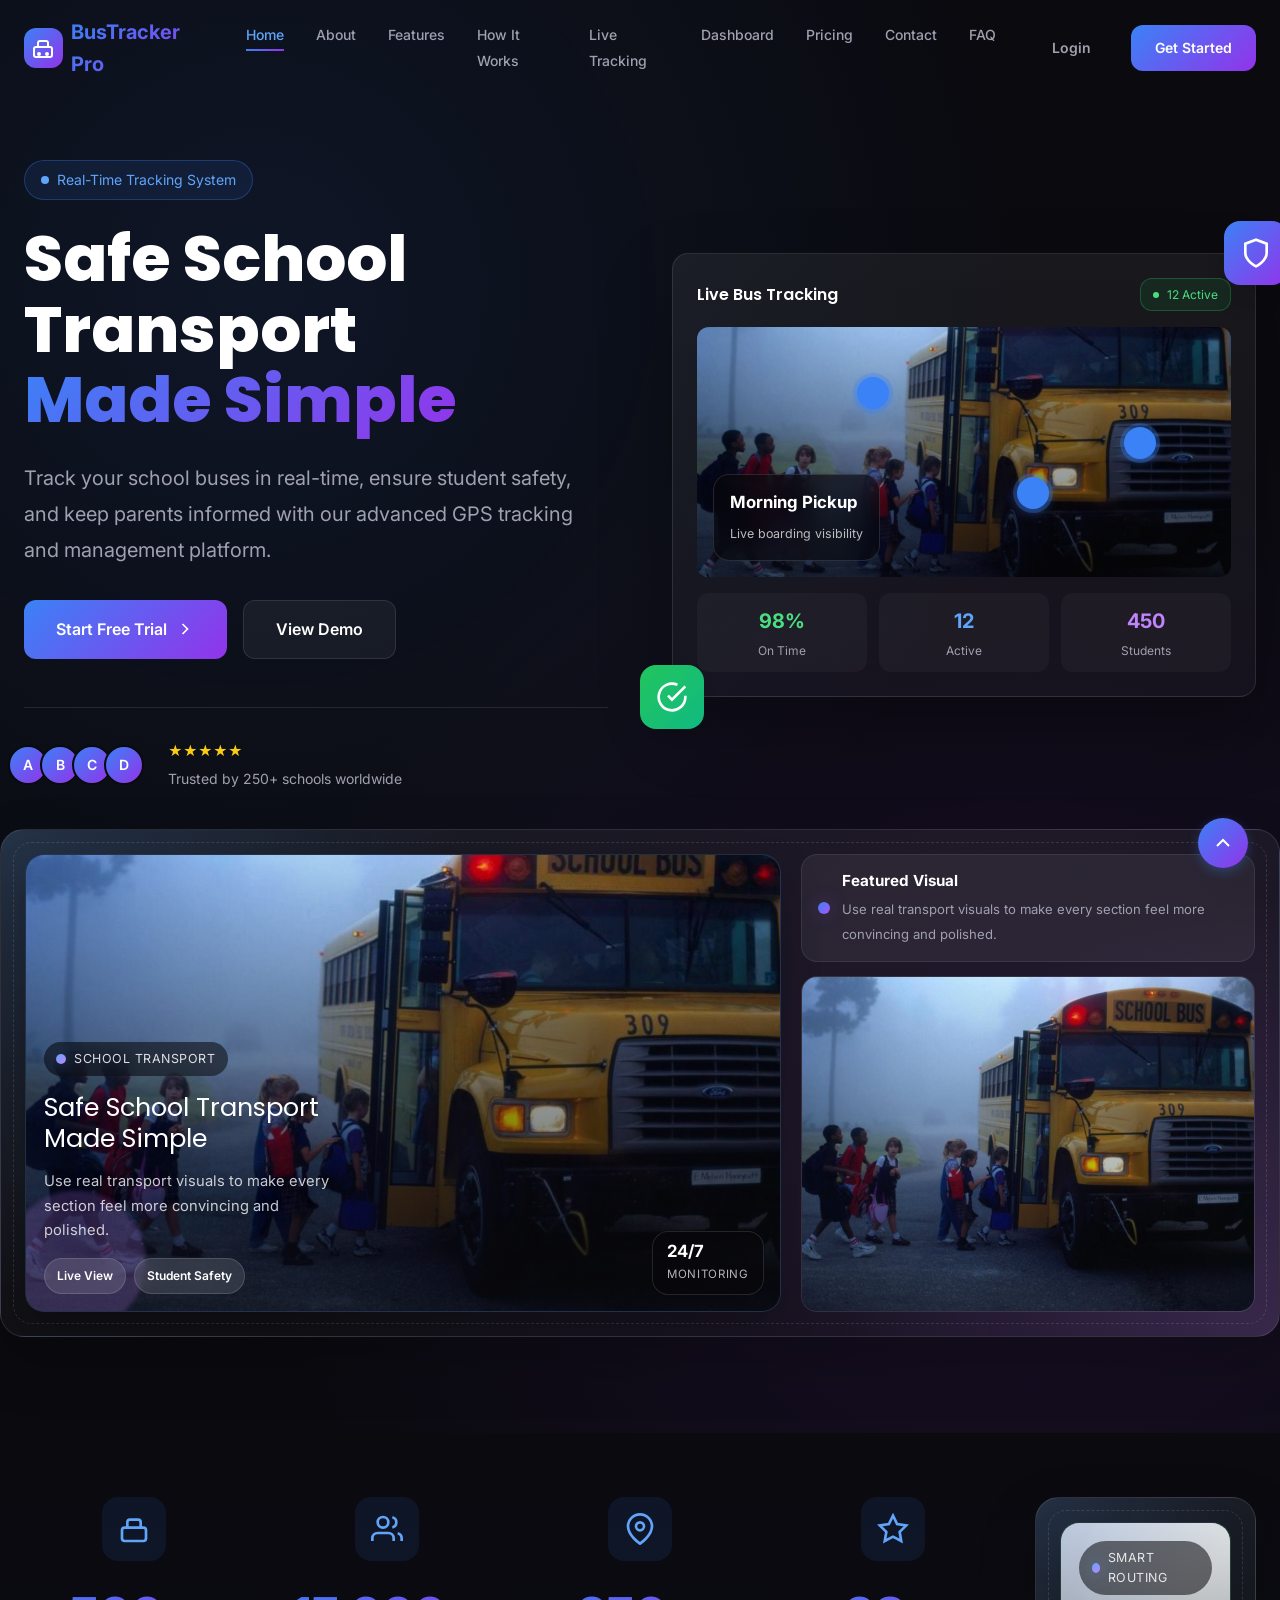
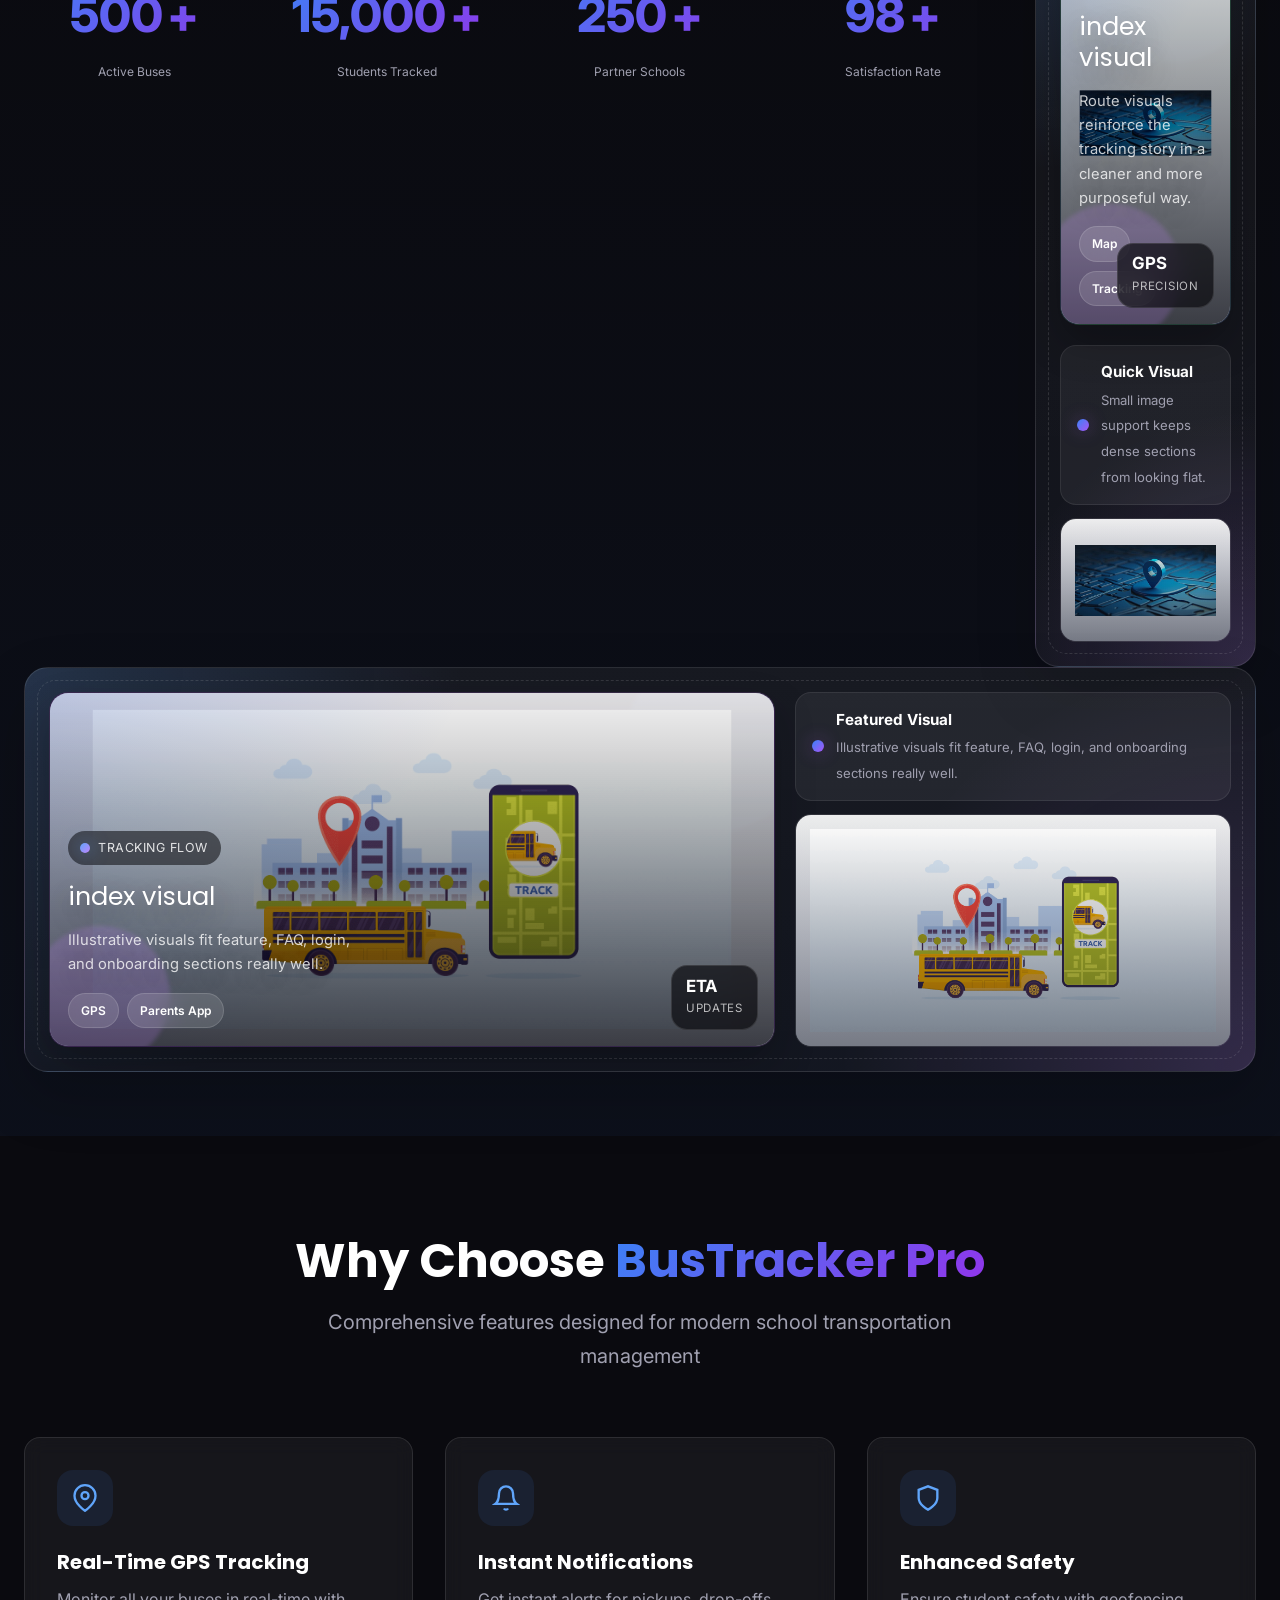
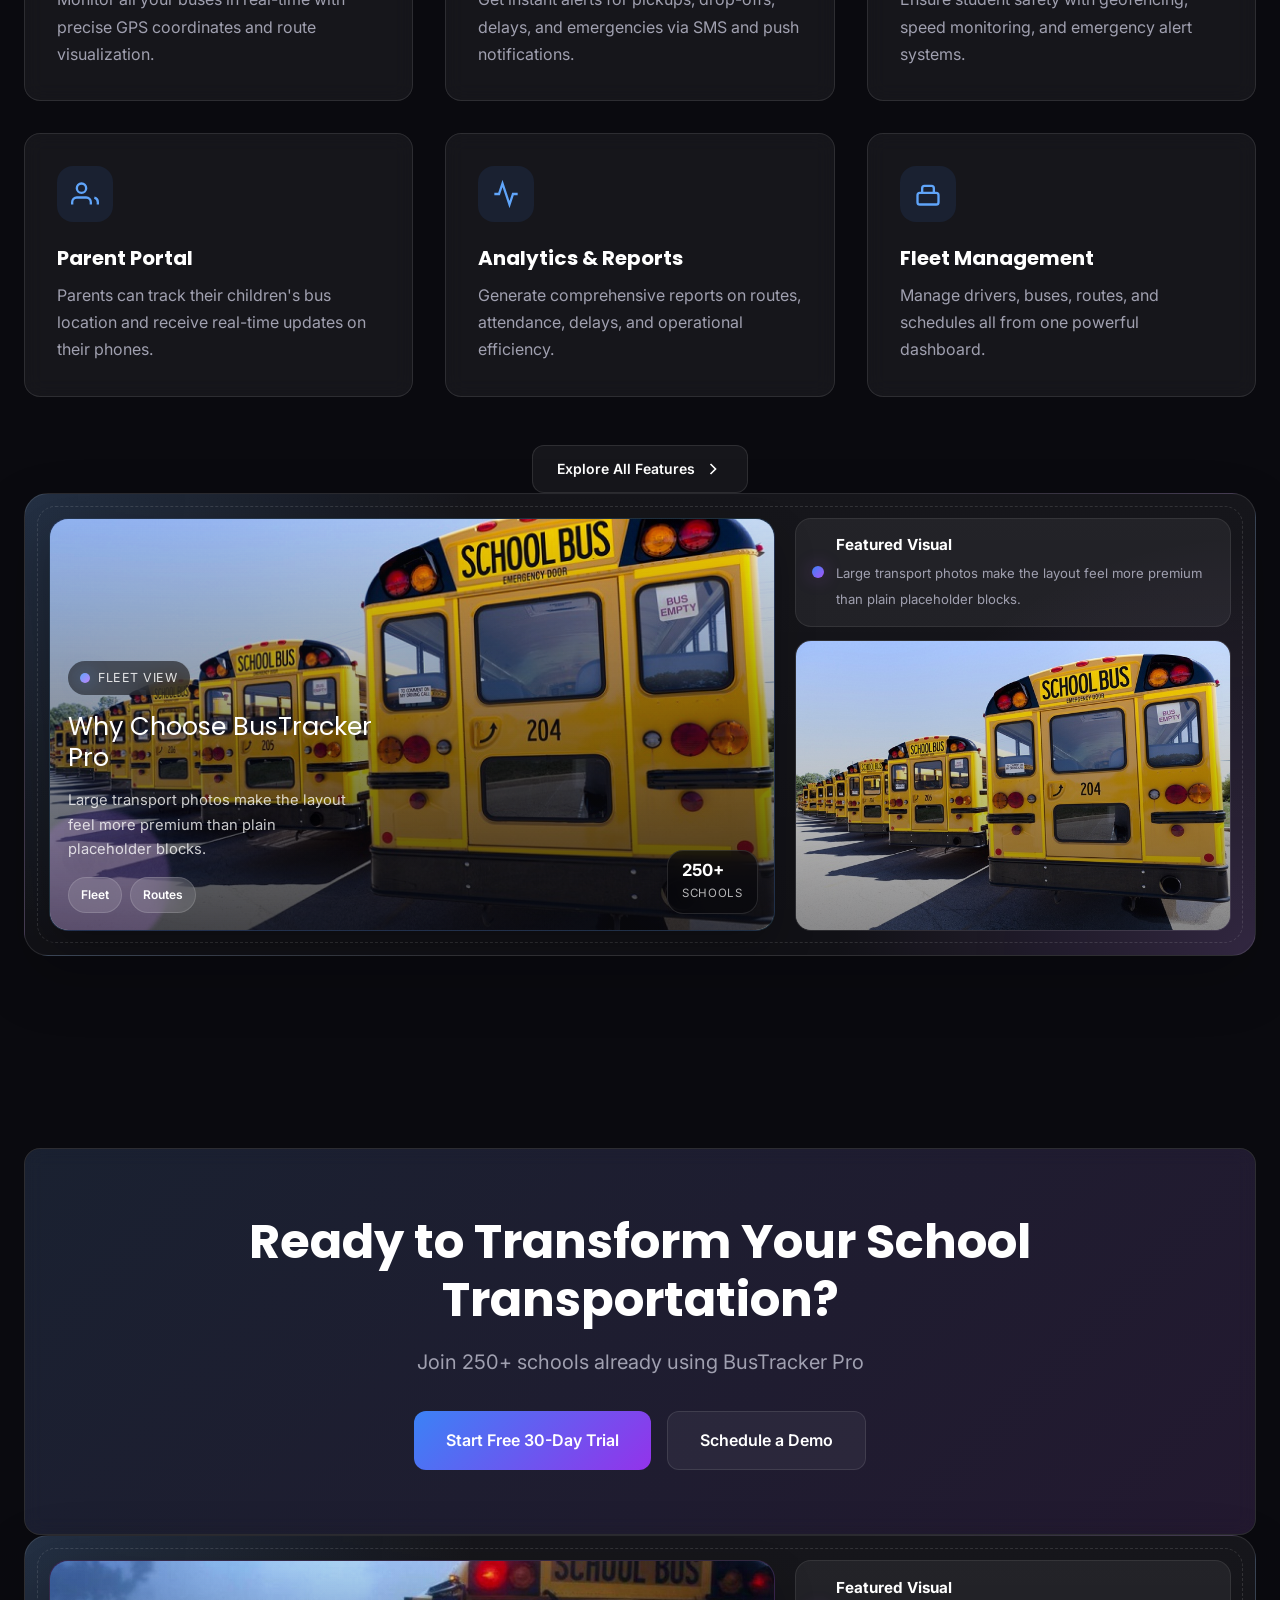
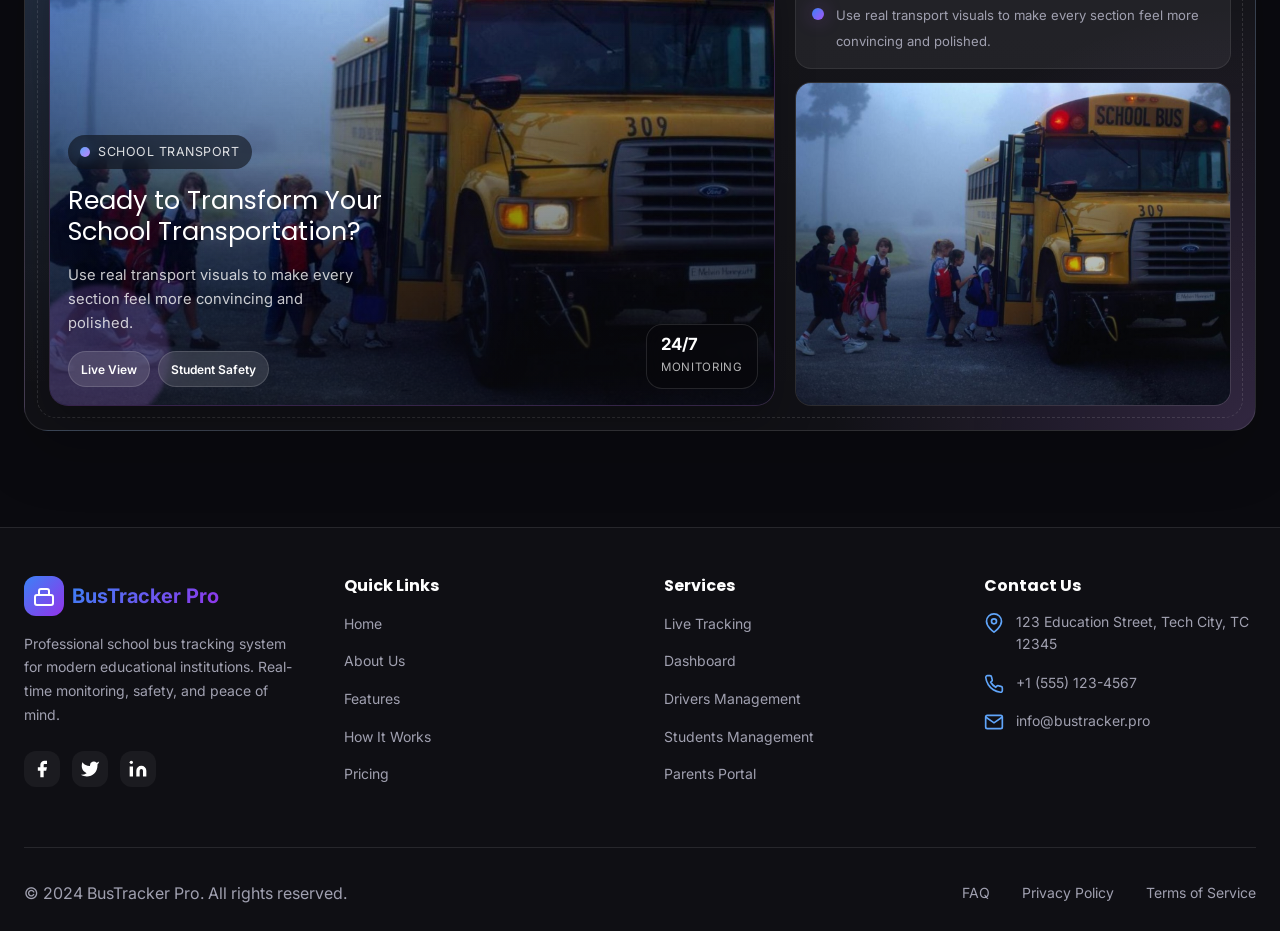
<file: index.html>
<!DOCTYPE html>
<html lang="en">
<head>
    <meta charset="UTF-8">
    <meta name="viewport" content="width=device-width, initial-scale=1.0">
    <meta name="description" content="Professional school bus tracking system for modern educational institutions">
    <title>BusTracker Pro - School Bus Tracking System</title>
    <link rel="stylesheet" href="css/style.css">
    <link rel="stylesheet" href="css/animations.css">
    <link rel="preconnect" href="https://fonts.googleapis.com">
    <link rel="preconnect" href="https://fonts.gstatic.com" crossorigin>
    <link href="https://fonts.googleapis.com/css2?family=Inter:wght@300;400;500;600;700;800;900&family=Poppins:wght@300;400;500;600;700;800;900&display=swap" rel="stylesheet">
</head>
<body>
    <!-- Navigation -->
    <nav class="navbar" id="navbar">
        <div class="container">
            <div class="nav-wrapper">
                <!-- Logo -->
                <a href="index.html" class="logo">
                    <div class="logo-icon">
                        <svg width="24" height="24" viewBox="0 0 24 24" fill="none" stroke="currentColor" stroke-width="2">
                            <rect x="3" y="11" width="18" height="10" rx="2"/>
                            <path d="M7 11V7a2 2 0 0 1 2-2h6a2 2 0 0 1 2 2v4"/>
                            <circle cx="8" cy="18" r="1"/>
                            <circle cx="16" cy="18" r="1"/>
                        </svg>
                    </div>
                    <span class="logo-text">BusTracker Pro</span>
                </a>

                <!-- Desktop Menu -->
                <ul class="nav-menu" id="navMenu">
                    <li><a href="index.html" class="nav-link active">Home</a></li>
                    <li><a href="about.html" class="nav-link">About</a></li>
                    <li><a href="features.html" class="nav-link">Features</a></li>
                    <li><a href="how-it-works.html" class="nav-link">How It Works</a></li>
                    <li><a href="tracking.html" class="nav-link">Live Tracking</a></li>
                    <li><a href="dashboard.html" class="nav-link">Dashboard</a></li>
                    <li><a href="pricing.html" class="nav-link">Pricing</a></li>
                    <li><a href="contact.html" class="nav-link">Contact</a></li>
                    <li><a href="faq.html" class="nav-link">FAQ</a></li>
                </ul>

                <!-- CTA Buttons -->
                <div class="nav-actions">
                    <a href="login.html" class="btn btn-text">Login</a>
                    <a href="register.html" class="btn btn-primary">Get Started</a>
                </div>

                <!-- Mobile Menu Toggle -->
                <button class="mobile-toggle" id="mobileToggle" aria-label="Toggle menu">
                    <span></span>
                    <span></span>
                    <span></span>
                </button>
            </div>
        </div>
    </nav>

    <!-- Hero Section -->
    <section class="hero">
        <div class="hero-bg"></div>
        <div class="container">
            <div class="hero-content">
                <div class="hero-text fade-in-up">
                    <div class="badge">
                        <span class="badge-dot"></span>
                        <span>Real-Time Tracking System</span>
                    </div>
                    <h1 class="hero-title">
                        Safe School Transport<br>
                        <span class="gradient-text">Made Simple</span>
                    </h1>
                    <p class="hero-description">
                        Track your school buses in real-time, ensure student safety, and keep parents informed 
                        with our advanced GPS tracking and management platform.
                    </p>
                    <div class="hero-buttons">
                        <a href="register.html" class="btn btn-primary btn-lg">
                            Start Free Trial
                            <svg width="20" height="20" viewBox="0 0 24 24" fill="none" stroke="currentColor" stroke-width="2">
                                <path d="M9 18l6-6-6-6"/>
                            </svg>
                        </a>
                        <a href="tracking.html" class="btn btn-secondary btn-lg">View Demo</a>
                    </div>

                    <!-- Trust Indicators -->
                    <div class="trust-indicators">
                        <div class="trust-avatars">
                            <div class="avatar">A</div>
                            <div class="avatar">B</div>
                            <div class="avatar">C</div>
                            <div class="avatar">D</div>
                        </div>
                        <div class="trust-text">
                            <div class="stars">★★★★★</div>
                            <p>Trusted by 250+ schools worldwide</p>
                        </div>
                    </div>
                </div>

                <div class="hero-image fade-in-up delay-200">
                    <div class="dashboard-preview glass">
                        <div class="preview-header">
                            <h3>Live Bus Tracking</h3>
                            <span class="status-live">
                                <span class="status-dot"></span>
                                12 Active
                            </span>
                        </div>
                        <div class="preview-map">
                            <div class="map-grid"></div>
                            <div class="bus-marker" style="top: 20%; left: 30%;"></div>
                            <div class="bus-marker" style="top: 60%; left: 60%;"></div>
                            <div class="bus-marker" style="top: 40%; left: 80%;"></div>
                        </div>
                        <div class="preview-stats">
                            <div class="stat-card">
                                <div class="stat-value green">98%</div>
                                <div class="stat-label">On Time</div>
                            </div>
                            <div class="stat-card">
                                <div class="stat-value blue">12</div>
                                <div class="stat-label">Active</div>
                            </div>
                            <div class="stat-card">
                                <div class="stat-value purple">450</div>
                                <div class="stat-label">Students</div>
                            </div>
                        </div>
                    </div>
                    <div class="floating-card floating-1">
                        <svg width="32" height="32" viewBox="0 0 24 24" fill="none" stroke="currentColor" stroke-width="2">
                            <path d="M12 22s8-4 8-10V5l-8-3-8 3v7c0 6 8 10 8 10z"/>
                        </svg>
                    </div>
                    <div class="floating-card floating-2">
                        <svg width="32" height="32" viewBox="0 0 24 24" fill="none" stroke="currentColor" stroke-width="2">
                            <path d="M22 11.08V12a10 10 0 1 1-5.93-9.14"/>
                            <polyline points="22 4 12 14.01 9 11.01"/>
                        </svg>
                    </div>
                </div>
            </div>
        </div>
    </section>

    <!-- Stats Section -->
    <section class="stats-section">
        <div class="container">
            <div class="stats-grid">
                <div class="stat-item fade-in-up">
                    <div class="stat-icon">
                        <svg width="32" height="32" viewBox="0 0 24 24" fill="none" stroke="currentColor" stroke-width="2">
                            <rect x="3" y="11" width="18" height="10" rx="2"/>
                            <path d="M7 11V7a2 2 0 0 1 2-2h6a2 2 0 0 1 2 2v4"/>
                        </svg>
                    </div>
                    <div class="stat-number" data-target="500">0</div>
                    <div class="stat-label">Active Buses</div>
                </div>
                <div class="stat-item fade-in-up delay-100">
                    <div class="stat-icon">
                        <svg width="32" height="32" viewBox="0 0 24 24" fill="none" stroke="currentColor" stroke-width="2">
                            <path d="M17 21v-2a4 4 0 0 0-4-4H5a4 4 0 0 0-4 4v2"/>
                            <circle cx="9" cy="7" r="4"/>
                            <path d="M23 21v-2a4 4 0 0 0-3-3.87"/>
                            <path d="M16 3.13a4 4 0 0 1 0 7.75"/>
                        </svg>
                    </div>
                    <div class="stat-number" data-target="15000">0</div>
                    <div class="stat-label">Students Tracked</div>
                </div>
                <div class="stat-item fade-in-up delay-200">
                    <div class="stat-icon">
                        <svg width="32" height="32" viewBox="0 0 24 24" fill="none" stroke="currentColor" stroke-width="2">
                            <path d="M21 10c0 7-9 13-9 13s-9-6-9-13a9 9 0 0 1 18 0z"/>
                            <circle cx="12" cy="10" r="3"/>
                        </svg>
                    </div>
                    <div class="stat-number" data-target="250">0</div>
                    <div class="stat-label">Partner Schools</div>
                </div>
                <div class="stat-item fade-in-up delay-300">
                    <div class="stat-icon">
                        <svg width="32" height="32" viewBox="0 0 24 24" fill="none" stroke="currentColor" stroke-width="2">
                            <polygon points="12 2 15.09 8.26 22 9.27 17 14.14 18.18 21.02 12 17.77 5.82 21.02 7 14.14 2 9.27 8.91 8.26 12 2"/>
                        </svg>
                    </div>
                    <div class="stat-number" data-target="98">0</div>
                    <div class="stat-label">Satisfaction Rate</div>
                </div>
            </div>
        </div>
    </section>

    <!-- Features Section -->
    <section class="features-section">
        <div class="container">
            <div class="section-header fade-in-up">
                <h2 class="section-title">
                    Why Choose <span class="gradient-text">BusTracker Pro</span>
                </h2>
                <p class="section-description">
                    Comprehensive features designed for modern school transportation management
                </p>
            </div>

            <div class="features-grid">
                <div class="feature-card glass fade-in-up">
                    <div class="feature-icon">
                        <svg width="28" height="28" viewBox="0 0 24 24" fill="none" stroke="currentColor" stroke-width="2">
                            <path d="M21 10c0 7-9 13-9 13s-9-6-9-13a9 9 0 0 1 18 0z"/>
                            <circle cx="12" cy="10" r="3"/>
                        </svg>
                    </div>
                    <h3 class="feature-title">Real-Time GPS Tracking</h3>
                    <p class="feature-description">
                        Monitor all your buses in real-time with precise GPS coordinates and route visualization.
                    </p>
                </div>

                <div class="feature-card glass fade-in-up delay-100">
                    <div class="feature-icon">
                        <svg width="28" height="28" viewBox="0 0 24 24" fill="none" stroke="currentColor" stroke-width="2">
                            <path d="M18 8A6 6 0 0 0 6 8c0 7-3 9-3 9h18s-3-2-3-9"/>
                            <path d="M13.73 21a2 2 0 0 1-3.46 0"/>
                        </svg>
                    </div>
                    <h3 class="feature-title">Instant Notifications</h3>
                    <p class="feature-description">
                        Get instant alerts for pickups, drop-offs, delays, and emergencies via SMS and push notifications.
                    </p>
                </div>

                <div class="feature-card glass fade-in-up delay-200">
                    <div class="feature-icon">
                        <svg width="28" height="28" viewBox="0 0 24 24" fill="none" stroke="currentColor" stroke-width="2">
                            <path d="M12 22s8-4 8-10V5l-8-3-8 3v7c0 6 8 10 8 10z"/>
                        </svg>
                    </div>
                    <h3 class="feature-title">Enhanced Safety</h3>
                    <p class="feature-description">
                        Ensure student safety with geofencing, speed monitoring, and emergency alert systems.
                    </p>
                </div>

                <div class="feature-card glass fade-in-up delay-300">
                    <div class="feature-icon">
                        <svg width="28" height="28" viewBox="0 0 24 24" fill="none" stroke="currentColor" stroke-width="2">
                            <path d="M17 21v-2a4 4 0 0 0-4-4H5a4 4 0 0 0-4 4v2"/>
                            <circle cx="9" cy="7" r="4"/>
                            <path d="M23 21v-2a4 4 0 0 0-3-3.87"/>
                        </svg>
                    </div>
                    <h3 class="feature-title">Parent Portal</h3>
                    <p class="feature-description">
                        Parents can track their children's bus location and receive real-time updates on their phones.
                    </p>
                </div>

                <div class="feature-card glass fade-in-up delay-400">
                    <div class="feature-icon">
                        <svg width="28" height="28" viewBox="0 0 24 24" fill="none" stroke="currentColor" stroke-width="2">
                            <polyline points="22 12 18 12 15 21 9 3 6 12 2 12"/>
                        </svg>
                    </div>
                    <h3 class="feature-title">Analytics & Reports</h3>
                    <p class="feature-description">
                        Generate comprehensive reports on routes, attendance, delays, and operational efficiency.
                    </p>
                </div>

                <div class="feature-card glass fade-in-up delay-500">
                    <div class="feature-icon">
                        <svg width="28" height="28" viewBox="0 0 24 24" fill="none" stroke="currentColor" stroke-width="2">
                            <rect x="3" y="11" width="18" height="10" rx="2"/>
                            <path d="M7 11V7a2 2 0 0 1 2-2h6a2 2 0 0 1 2 2v4"/>
                        </svg>
                    </div>
                    <h3 class="feature-title">Fleet Management</h3>
                    <p class="feature-description">
                        Manage drivers, buses, routes, and schedules all from one powerful dashboard.
                    </p>
                </div>
            </div>

            <div class="text-center fade-in-up">
                <a href="features.html" class="btn btn-secondary">
                    Explore All Features
                    <svg width="20" height="20" viewBox="0 0 24 24" fill="none" stroke="currentColor" stroke-width="2">
                        <path d="M9 18l6-6-6-6"/>
                    </svg>
                </a>
            </div>
        </div>
    </section>

    <!-- CTA Section -->
    <section class="cta-section">
        <div class="container">
            <div class="cta-card glass fade-in-up">
                <div class="cta-gradient"></div>
                <div class="cta-content">
                    <h2 class="cta-title">Ready to Transform Your School Transportation?</h2>
                    <p class="cta-description">Join 250+ schools already using BusTracker Pro</p>
                    <div class="cta-buttons">
                        <a href="register.html" class="btn btn-primary btn-lg">Start Free 30-Day Trial</a>
                        <a href="contact.html" class="btn btn-secondary btn-lg">Schedule a Demo</a>
                    </div>
                </div>
            </div>
        </div>
    </section>

    <!-- Footer -->
    <footer class="footer">
        <div class="container">
            <div class="footer-content">
                <!-- Company Info -->
                <div class="footer-section">
                    <a href="index.html" class="footer-logo">
                        <div class="logo-icon">
                            <svg width="24" height="24" viewBox="0 0 24 24" fill="none" stroke="currentColor" stroke-width="2">
                                <rect x="3" y="11" width="18" height="10" rx="2"/>
                                <path d="M7 11V7a2 2 0 0 1 2-2h6a2 2 0 0 1 2 2v4"/>
                            </svg>
                        </div>
                        <span class="logo-text">BusTracker Pro</span>
                    </a>
                    <p class="footer-description">
                        Professional school bus tracking system for modern educational institutions. 
                        Real-time monitoring, safety, and peace of mind.
                    </p>
                    <div class="social-links">
                        <a href="#" class="social-link" aria-label="Facebook">
                            <svg width="20" height="20" viewBox="0 0 24 24" fill="currentColor">
                                <path d="M18 2h-3a5 5 0 0 0-5 5v3H7v4h3v8h4v-8h3l1-4h-4V7a1 1 0 0 1 1-1h3z"/>
                            </svg>
                        </a>
                        <a href="#" class="social-link" aria-label="Twitter">
                            <svg width="20" height="20" viewBox="0 0 24 24" fill="currentColor">
                                <path d="M23 3a10.9 10.9 0 0 1-3.14 1.53 4.48 4.48 0 0 0-7.86 3v1A10.66 10.66 0 0 1 3 4s-4 9 5 13a11.64 11.64 0 0 1-7 2c9 5 20 0 20-11.5a4.5 4.5 0 0 0-.08-.83A7.72 7.72 0 0 0 23 3z"/>
                            </svg>
                        </a>
                        <a href="#" class="social-link" aria-label="LinkedIn">
                            <svg width="20" height="20" viewBox="0 0 24 24" fill="currentColor">
                                <path d="M16 8a6 6 0 0 1 6 6v7h-4v-7a2 2 0 0 0-2-2 2 2 0 0 0-2 2v7h-4v-7a6 6 0 0 1 6-6z"/>
                                <rect x="2" y="9" width="4" height="12"/>
                                <circle cx="4" cy="4" r="2"/>
                            </svg>
                        </a>
                    </div>
                </div>

                <!-- Quick Links -->
                <div class="footer-section">
                    <h3 class="footer-title">Quick Links</h3>
                    <ul class="footer-links">
                        <li><a href="index.html">Home</a></li>
                        <li><a href="about.html">About Us</a></li>
                        <li><a href="features.html">Features</a></li>
                        <li><a href="how-it-works.html">How It Works</a></li>
                        <li><a href="pricing.html">Pricing</a></li>
                    </ul>
                </div>

                <!-- Services -->
                <div class="footer-section">
                    <h3 class="footer-title">Services</h3>
                    <ul class="footer-links">
                        <li><a href="tracking.html">Live Tracking</a></li>
                        <li><a href="dashboard.html">Dashboard</a></li>
                        <li><a href="drivers.html">Drivers Management</a></li>
                        <li><a href="students.html">Students Management</a></li>
                        <li><a href="parents.html">Parents Portal</a></li>
                    </ul>
                </div>

                <!-- Contact -->
                <div class="footer-section">
                    <h3 class="footer-title">Contact Us</h3>
                    <ul class="footer-contact">
                        <li>
                            <svg width="20" height="20" viewBox="0 0 24 24" fill="none" stroke="currentColor" stroke-width="2">
                                <path d="M21 10c0 7-9 13-9 13s-9-6-9-13a9 9 0 0 1 18 0z"/>
                                <circle cx="12" cy="10" r="3"/>
                            </svg>
                            <span>123 Education Street, Tech City, TC 12345</span>
                        </li>
                        <li>
                            <svg width="20" height="20" viewBox="0 0 24 24" fill="none" stroke="currentColor" stroke-width="2">
                                <path d="M22 16.92v3a2 2 0 0 1-2.18 2 19.79 19.79 0 0 1-8.63-3.07 19.5 19.5 0 0 1-6-6 19.79 19.79 0 0 1-3.07-8.67A2 2 0 0 1 4.11 2h3a2 2 0 0 1 2 1.72 12.84 12.84 0 0 0 .7 2.81 2 2 0 0 1-.45 2.11L8.09 9.91a16 16 0 0 0 6 6l1.27-1.27a2 2 0 0 1 2.11-.45 12.84 12.84 0 0 0 2.81.7A2 2 0 0 1 22 16.92z"/>
                            </svg>
                            <span>+1 (555) 123-4567</span>
                        </li>
                        <li>
                            <svg width="20" height="20" viewBox="0 0 24 24" fill="none" stroke="currentColor" stroke-width="2">
                                <path d="M4 4h16c1.1 0 2 .9 2 2v12c0 1.1-.9 2-2 2H4c-1.1 0-2-.9-2-2V6c0-1.1.9-2 2-2z"/>
                                <polyline points="22,6 12,13 2,6"/>
                            </svg>
                            <span>info@bustracker.pro</span>
                        </li>
                    </ul>
                </div>
            </div>

            <!-- Footer Bottom -->
            <div class="footer-bottom">
                <p>&copy; 2024 BusTracker Pro. All rights reserved.</p>
                <div class="footer-bottom-links">
                    <a href="faq.html">FAQ</a>
                    <a href="#">Privacy Policy</a>
                    <a href="#">Terms of Service</a>
                </div>
            </div>
        </div>
    </footer>

    <script src="js/main.js"></script>
</body>
</html>
</file>
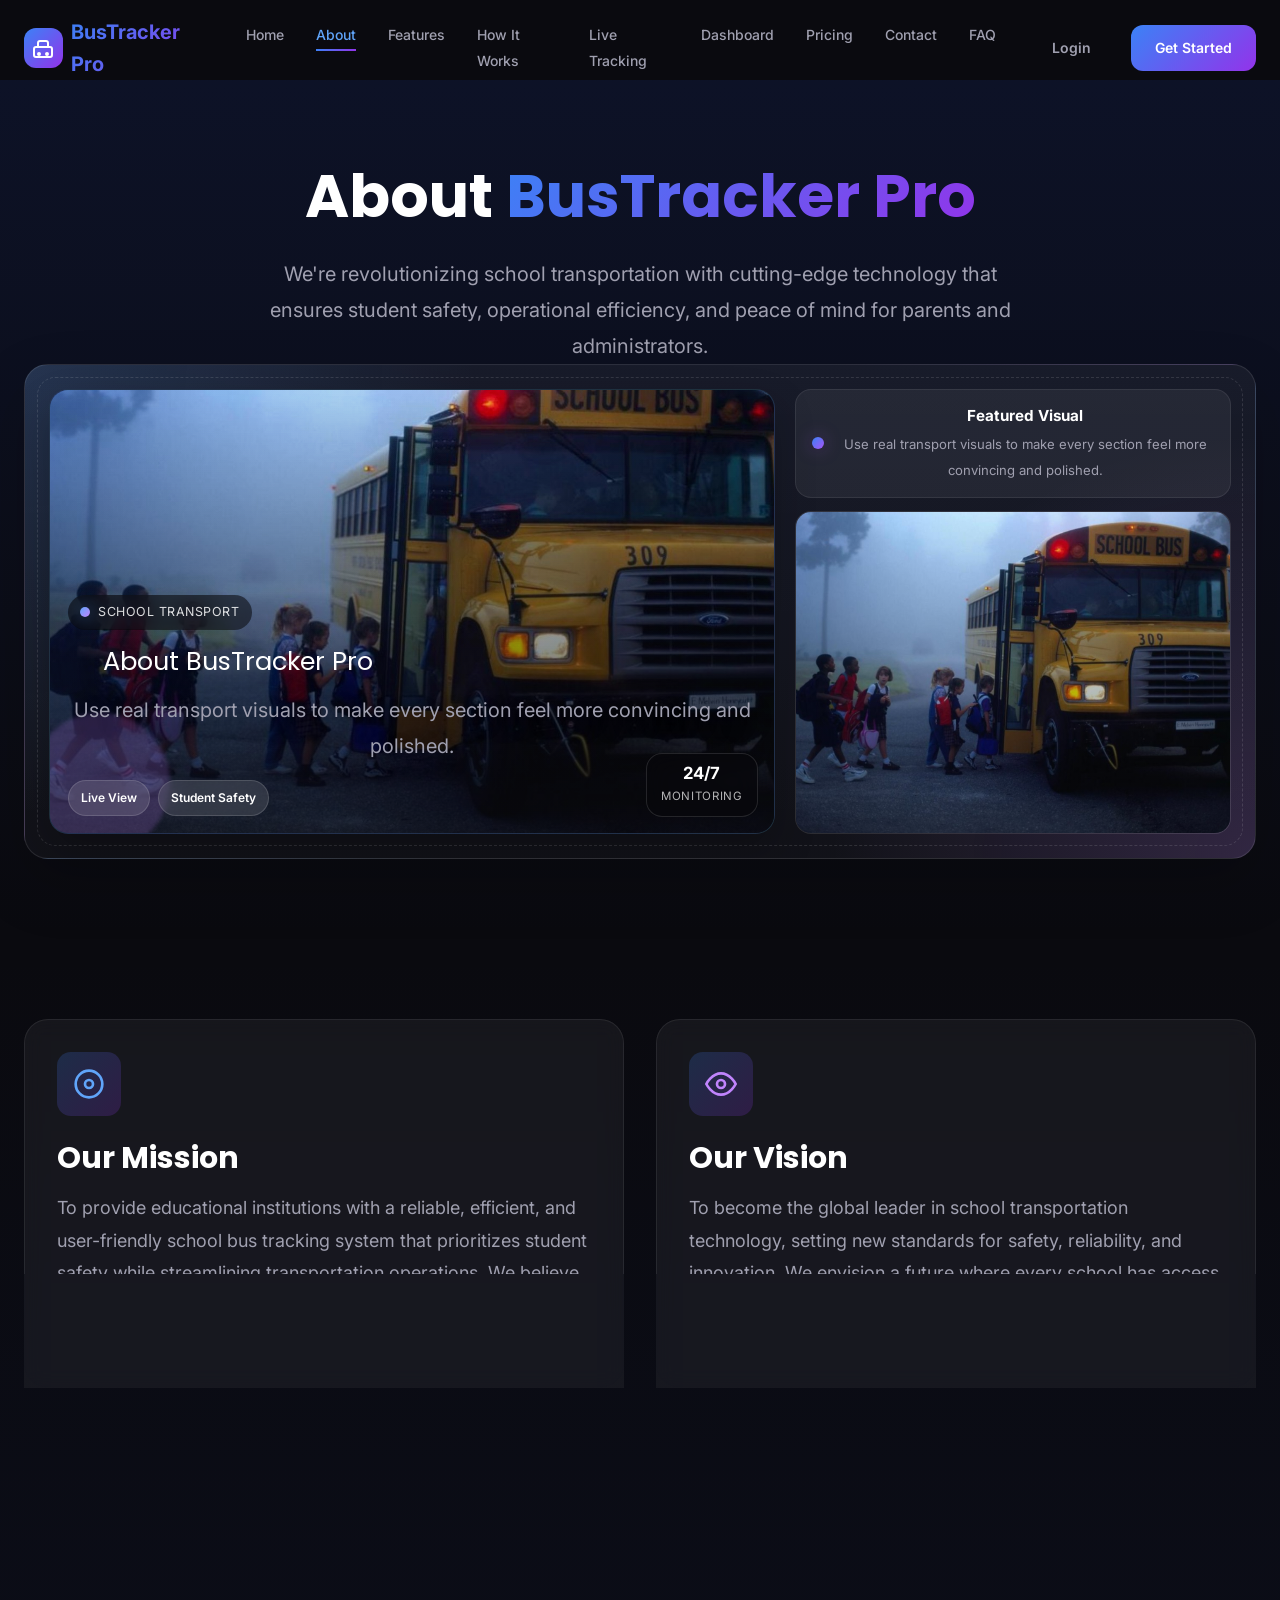
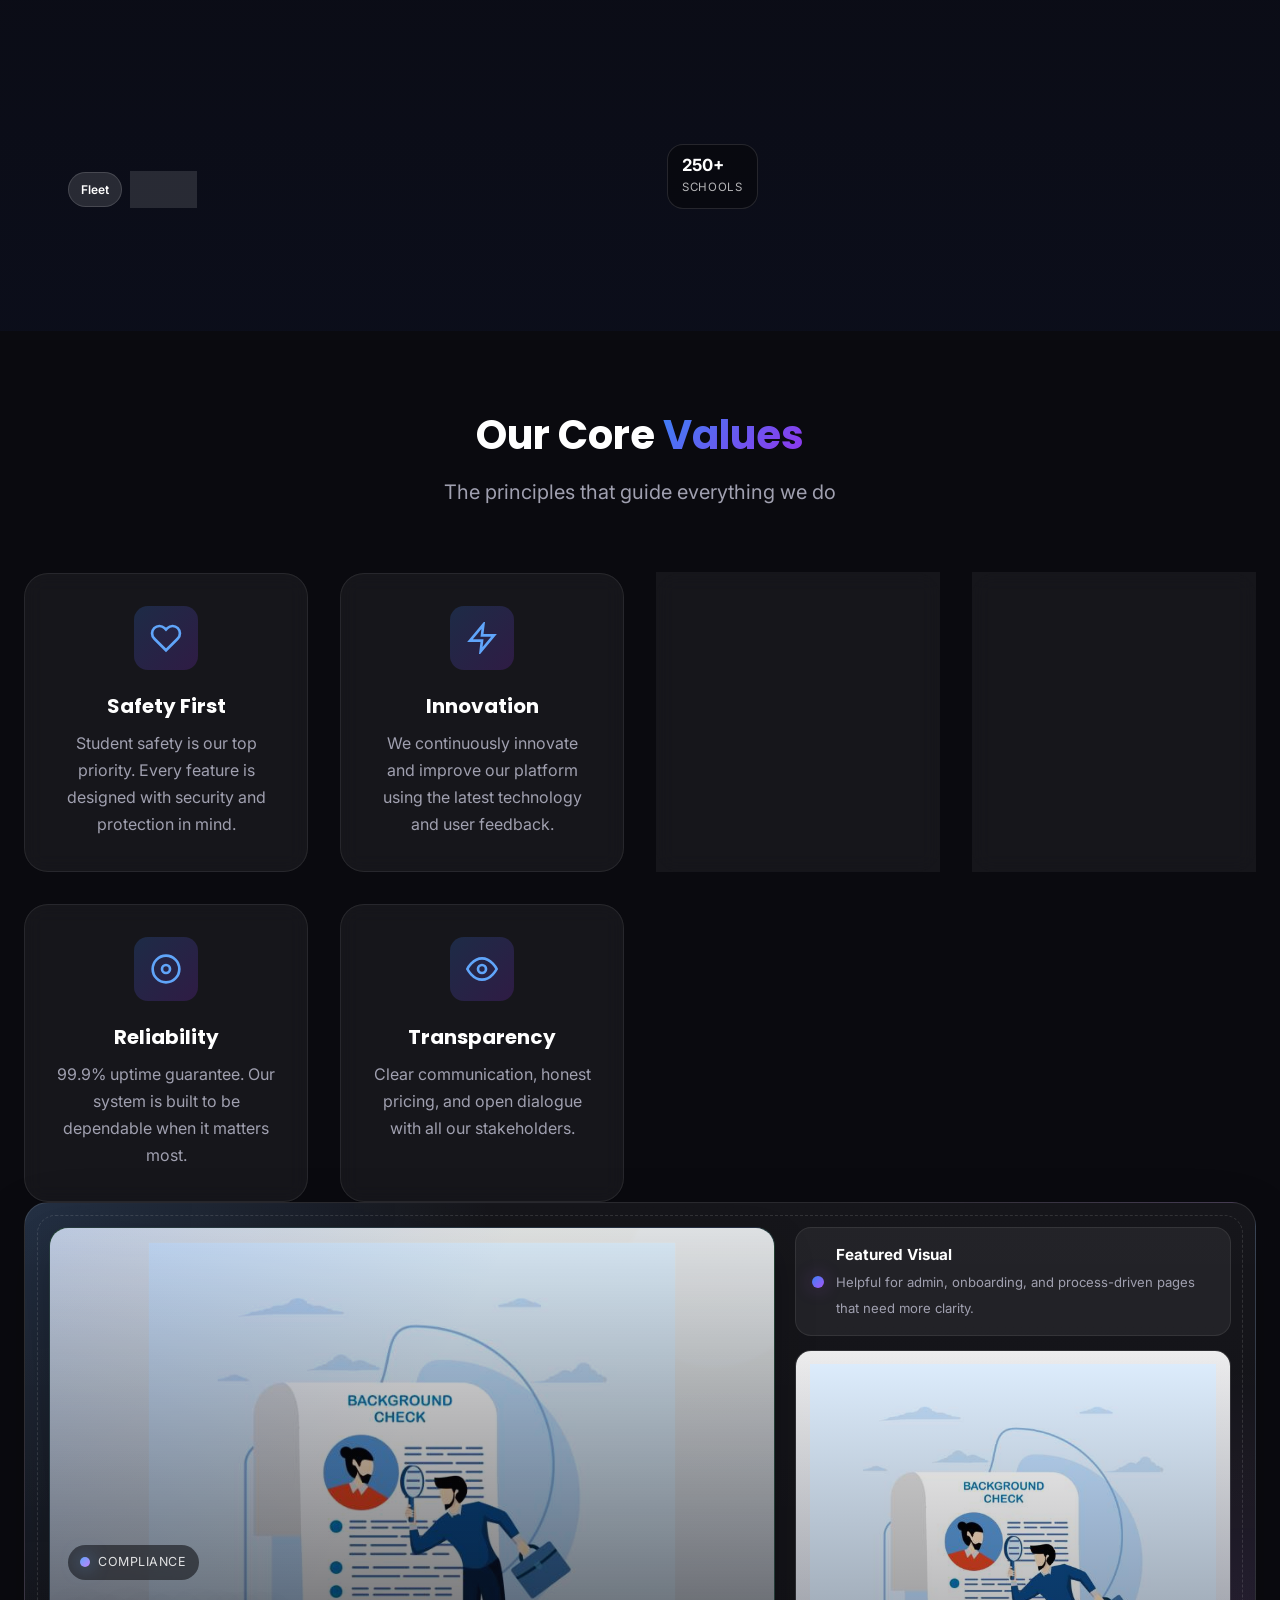
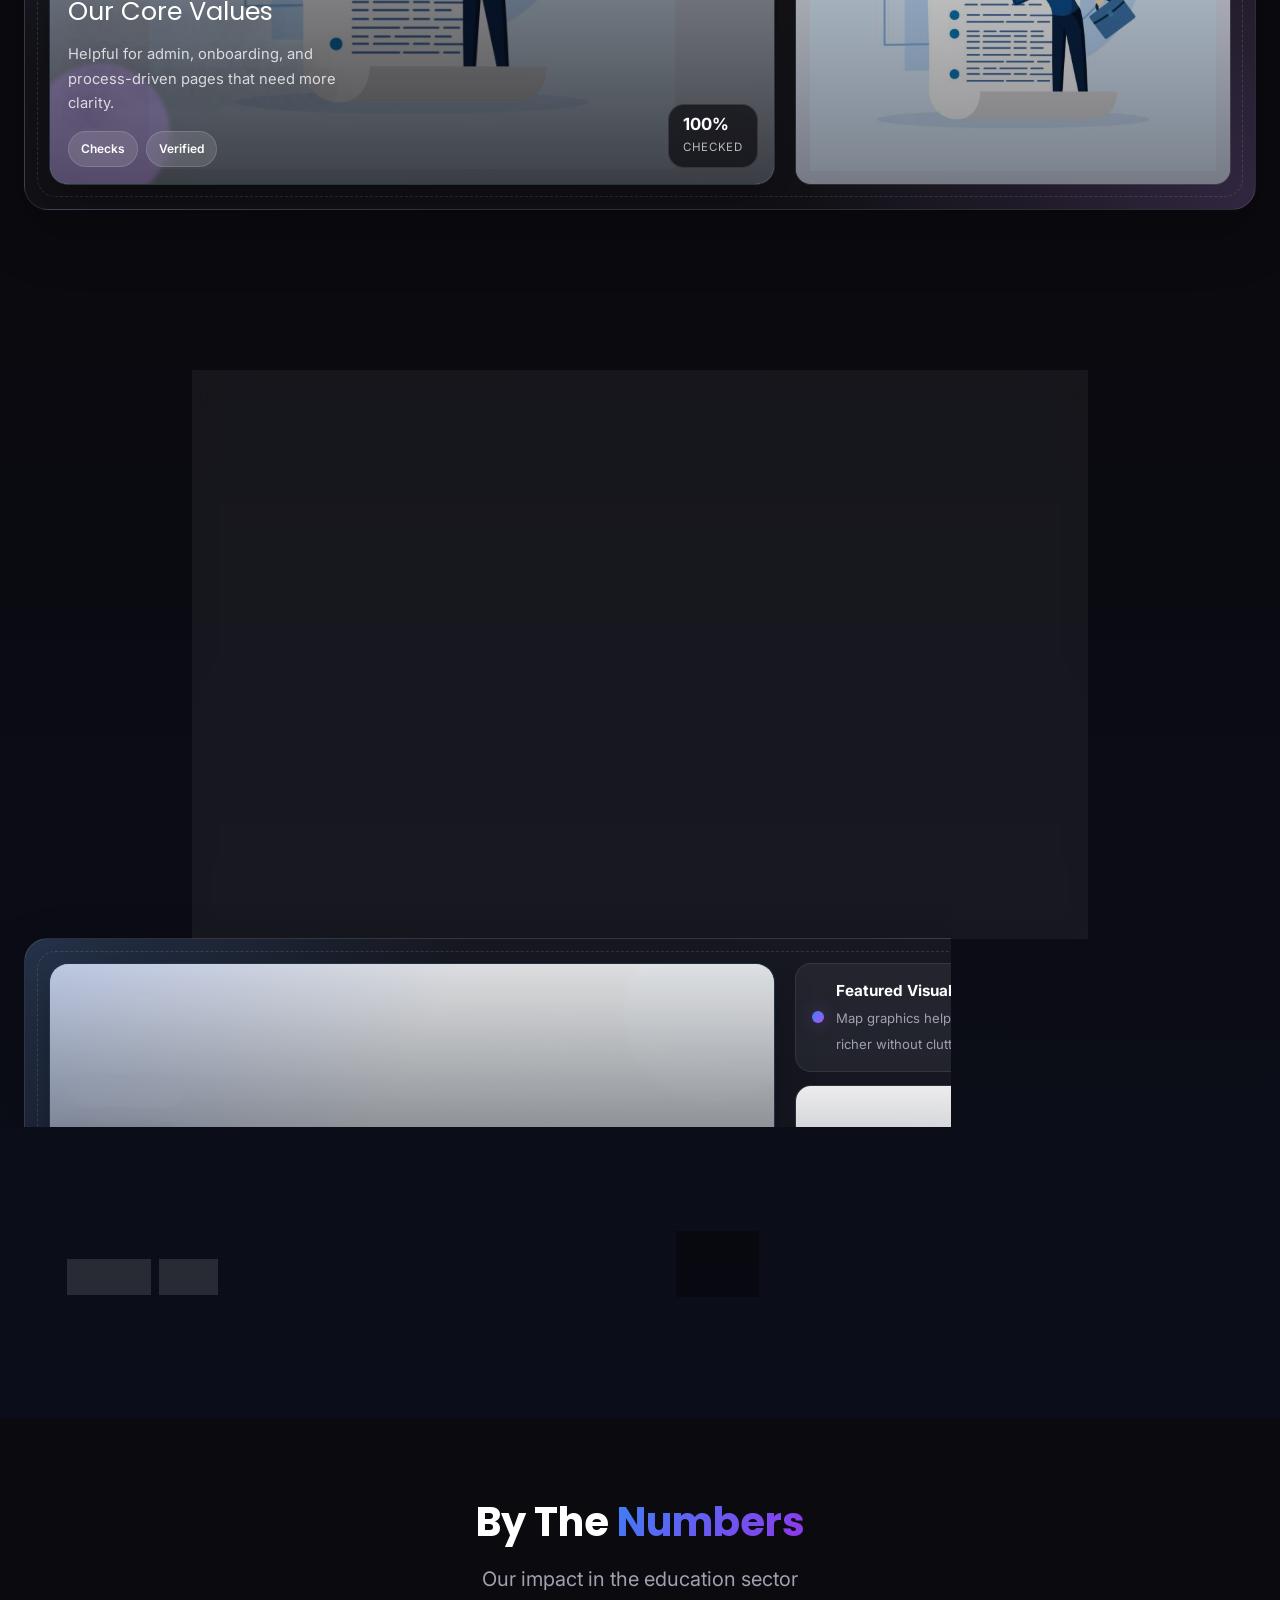
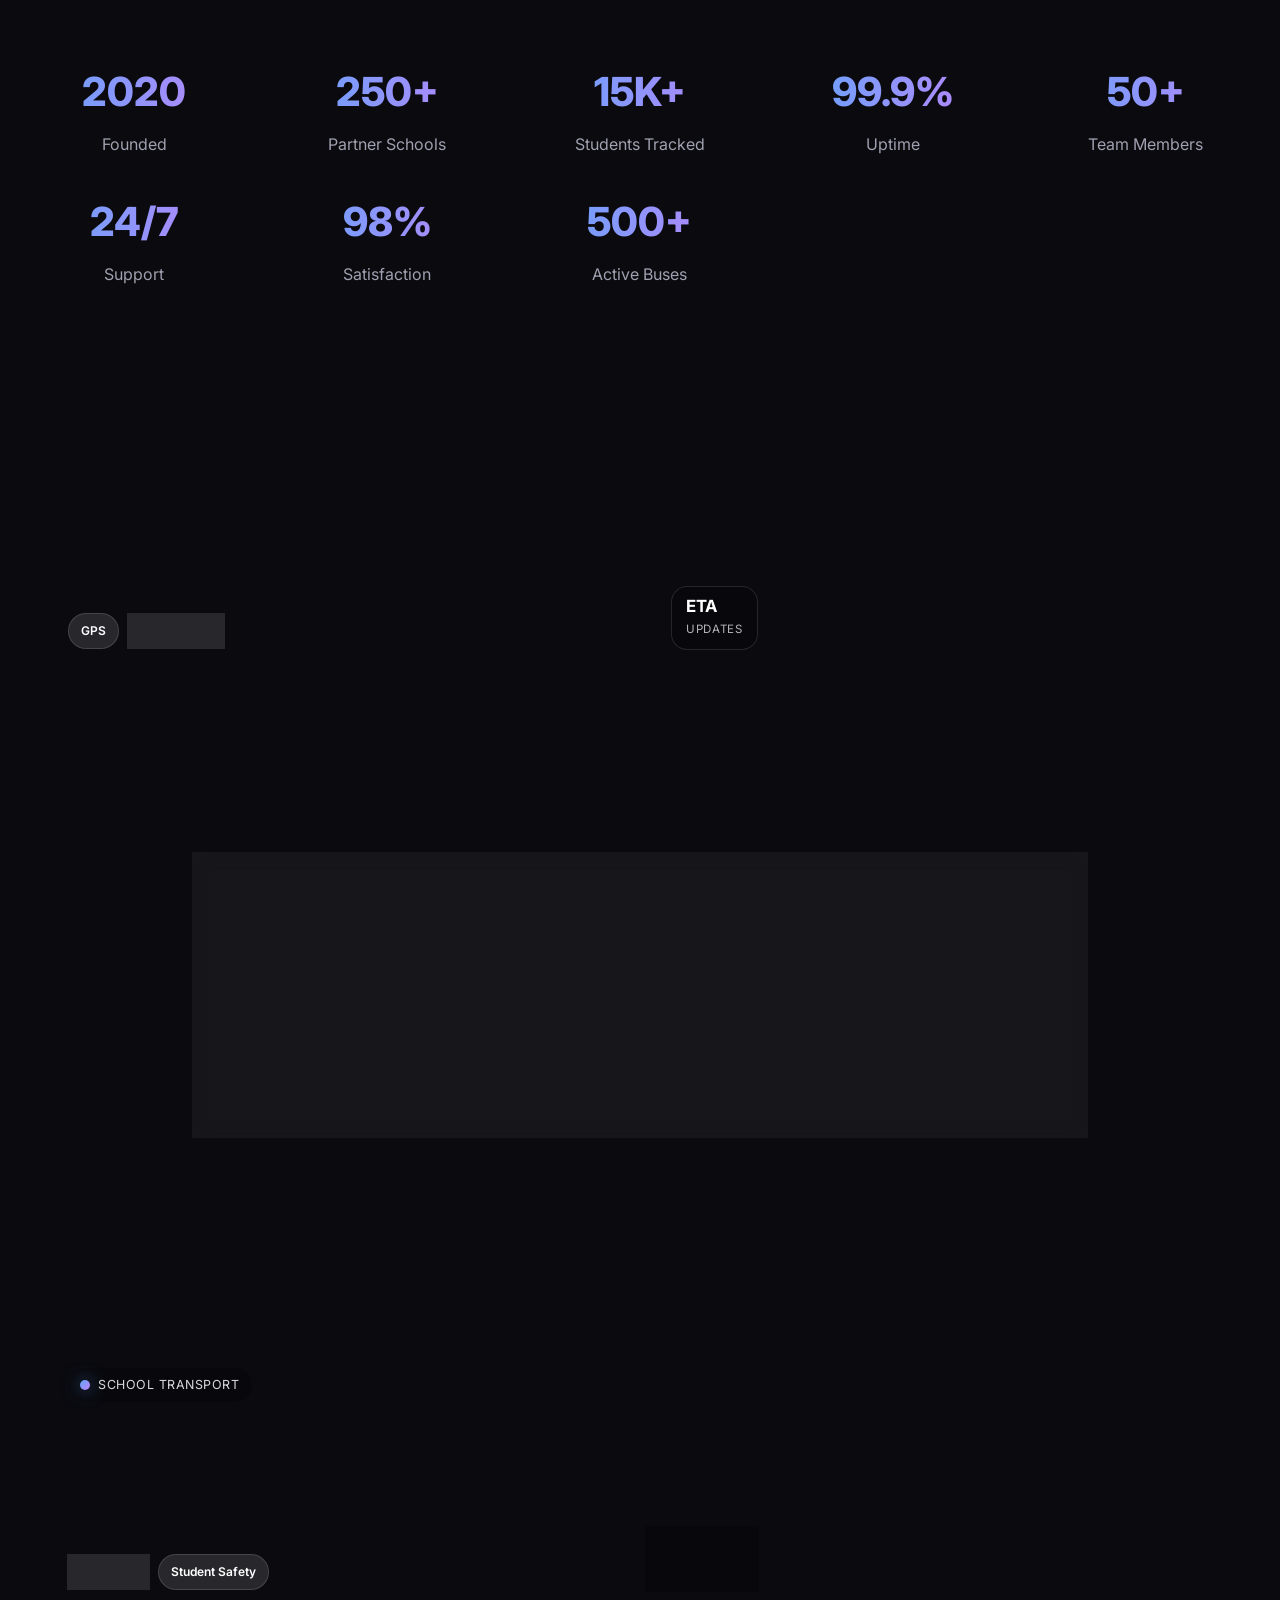
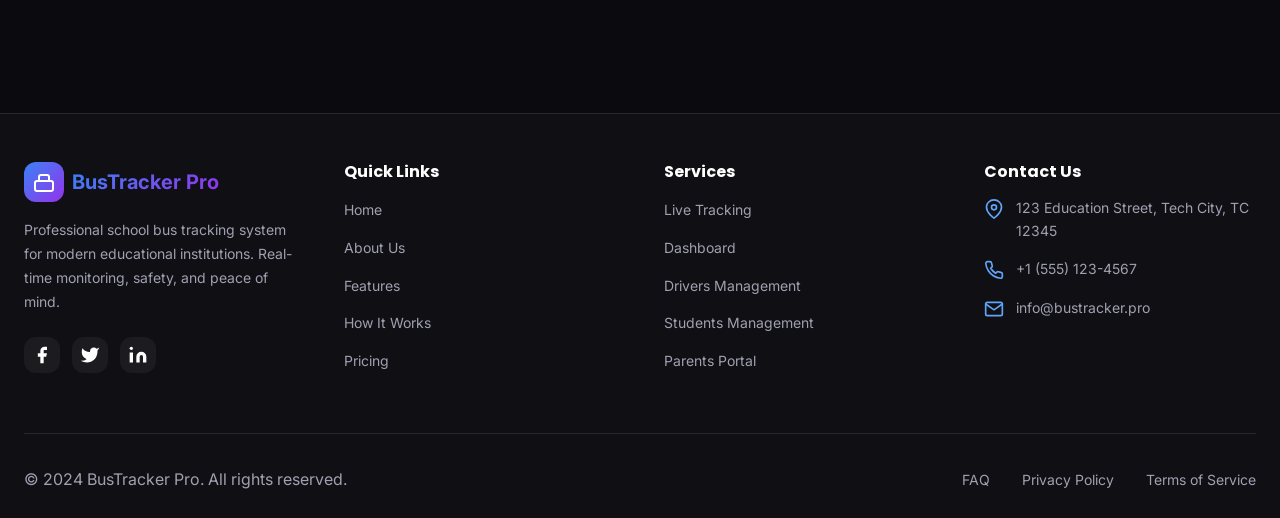
<file: about.html>
<!DOCTYPE html>
<html lang="en">
<head>
    <meta charset="UTF-8">
    <meta name="viewport" content="width=device-width, initial-scale=1.0">
    <title>About - BusTracker Pro</title>
    <link rel="stylesheet" href="css/style.css">
    <link rel="stylesheet" href="css/animations.css">
    <link rel="preconnect" href="https://fonts.googleapis.com">
    <link rel="preconnect" href="https://fonts.gstatic.com" crossorigin>
    <link href="https://fonts.googleapis.com/css2?family=Inter:wght@300;400;500;600;700;800;900&family=Poppins:wght@300;400;500;600;700;800;900&display=swap" rel="stylesheet">
    <style>
        .page-wrapper { padding-top: 80px; }
        .page-hero { padding: 5rem 0; position: relative; overflow: hidden; }
        .page-hero::before { content: ''; position: absolute; inset: 0; background: linear-gradient(to bottom, rgba(30,64,175,0.15), transparent); pointer-events: none; }
        .page-hero h1 { font-size: clamp(2.5rem, 6vw, 3.75rem); margin-bottom: 1.5rem; }
        .page-hero p { font-size: 1.25rem; color: var(--text-secondary); max-width: 48rem; margin: 0 auto; line-height: 1.8; }
        .text-center { text-align: center; }
        .section-pad { padding: 5rem 0; }
        .section-pad-alt { padding: 5rem 0; background: linear-gradient(to bottom, transparent, rgba(30,64,175,0.07)); }

        .grid-2 { display: grid; grid-template-columns: repeat(auto-fit, minmax(300px, 1fr)); gap: 2rem; }
        .grid-3 { display: grid; grid-template-columns: repeat(auto-fit, minmax(260px, 1fr)); gap: 2rem; }
        .grid-4 { display: grid; grid-template-columns: repeat(auto-fit, minmax(180px, 1fr)); gap: 2rem; }

        .card { background: rgba(255,255,255,0.05); border: 1px solid rgba(255,255,255,0.08); border-radius: 1.5rem; padding: 2rem; backdrop-filter: blur(10px); transition: background 0.3s ease; }
        .card:hover { background: rgba(255,255,255,0.08); }

        .icon-box { width: 64px; height: 64px; background: linear-gradient(135deg, rgba(59,130,246,0.2), rgba(147,51,234,0.2)); border-radius: 0.875rem; display: flex; align-items: center; justify-content: center; margin-bottom: 1.5rem; }
        .icon-box svg { width: 32px; height: 32px; color: #60a5fa; }
        .icon-box-purple svg { color: #c084fc; }

        .stat-item-about { text-align: center; }
        .stat-item-about .stat-val { font-size: 2.5rem; font-weight: 800; background: linear-gradient(to right, #60a5fa, #c084fc); -webkit-background-clip: text; -webkit-text-fill-color: transparent; background-clip: text; margin-bottom: 0.5rem; }
        .stat-item-about .stat-lbl { color: var(--text-secondary); }

        .story-card { padding: 3rem; }
        .story-card p { color: var(--text-secondary); font-size: 1.125rem; line-height: 1.9; margin-bottom: 1.5rem; }

        .cta-card { padding: 3rem; text-align: center; }
        .cta-card h2 { font-size: 2.5rem; margin-bottom: 1rem; }
        .cta-card p { color: var(--text-secondary); font-size: 1.25rem; margin-bottom: 2rem; }
    </style>
</head>
<body>
    <nav class="navbar" id="navbar">
        <div class="container">
            <div class="nav-wrapper">
                <a href="index.html" class="logo">
                    <div class="logo-icon">
                        <svg width="24" height="24" viewBox="0 0 24 24" fill="none" stroke="currentColor" stroke-width="2">
                            <rect x="3" y="11" width="18" height="10" rx="2"/>
                            <path d="M7 11V7a2 2 0 0 1 2-2h6a2 2 0 0 1 2 2v4"/>
                            <circle cx="8" cy="18" r="1"/>
                            <circle cx="16" cy="18" r="1"/>
                        </svg>
                    </div>
                    <span class="logo-text">BusTracker Pro</span>
                </a>
                <ul class="nav-menu" id="navMenu">
                    <li><a href="index.html" class="nav-link">Home</a></li>
                    <li><a href="about.html" class="nav-link active">About</a></li>
                    <li><a href="features.html" class="nav-link">Features</a></li>
                    <li><a href="how-it-works.html" class="nav-link">How It Works</a></li>
                    <li><a href="tracking.html" class="nav-link">Live Tracking</a></li>
                    <li><a href="dashboard.html" class="nav-link">Dashboard</a></li>
                    <li><a href="pricing.html" class="nav-link">Pricing</a></li>
                    <li><a href="contact.html" class="nav-link">Contact</a></li>
                    <li><a href="faq.html" class="nav-link">FAQ</a></li>
                </ul>
                <div class="nav-actions">
                    <a href="login.html" class="btn btn-text">Login</a>
                    <a href="register.html" class="btn btn-primary">Get Started</a>
                </div>
                <button class="mobile-toggle" id="mobileToggle" aria-label="Toggle menu">
                    <span></span><span></span><span></span>
                </button>
            </div>
        </div>
    </nav>

    <div class="page-wrapper">
        <!-- Hero -->
        <section class="page-hero">
            <div class="container text-center">
                <h1 class="fade-in-up">About <span class="gradient-text">BusTracker Pro</span></h1>
                <p class="fade-in-up delay-100">
                    We're revolutionizing school transportation with cutting-edge technology that ensures 
                    student safety, operational efficiency, and peace of mind for parents and administrators.
                </p>
            </div>
        </section>

        <!-- Mission & Vision -->
        <section class="section-pad-alt">
            <div class="container">
                <div class="grid-2">
                    <div class="card fade-in-up">
                        <div class="icon-box">
                            <svg viewBox="0 0 24 24" fill="none" stroke="currentColor" stroke-width="2"><circle cx="12" cy="12" r="10"/><circle cx="12" cy="12" r="3"/></svg>
                        </div>
                        <h2 style="font-size:1.875rem; margin-bottom:1rem;">Our Mission</h2>
                        <p style="color:var(--text-secondary); font-size:1.125rem; line-height:1.8;">
                            To provide educational institutions with a reliable, efficient, and user-friendly 
                            school bus tracking system that prioritizes student safety while streamlining 
                            transportation operations. We believe every child deserves a safe journey to and 
                            from school, and every parent deserves peace of mind.
                        </p>
                    </div>
                    <div class="card fade-in-up delay-100">
                        <div class="icon-box icon-box-purple">
                            <svg viewBox="0 0 24 24" fill="none" stroke="currentColor" stroke-width="2"><path d="M1 12s4-8 11-8 11 8 11 8-4 8-11 8-11-8-11-8z"/><circle cx="12" cy="12" r="3"/></svg>
                        </div>
                        <h2 style="font-size:1.875rem; margin-bottom:1rem;">Our Vision</h2>
                        <p style="color:var(--text-secondary); font-size:1.125rem; line-height:1.8;">
                            To become the global leader in school transportation technology, setting new 
                            standards for safety, reliability, and innovation. We envision a future where 
                            every school has access to advanced tracking systems that make transportation 
                            management seamless and transparent.
                        </p>
                    </div>
                </div>
            </div>
        </section>

        <!-- Core Values -->
        <section class="section-pad">
            <div class="container">
                <div class="section-header fade-in-up text-center" style="margin-bottom:4rem;">
                    <h2>Our Core <span class="gradient-text">Values</span></h2>
                    <p style="color:var(--text-secondary); font-size:1.25rem; margin-top:1rem;">The principles that guide everything we do</p>
                </div>
                <div class="grid-3">
                    <div class="card fade-in-up text-center">
                        <div class="icon-box" style="margin:0 auto 1.5rem;">
                            <svg viewBox="0 0 24 24" fill="none" stroke="currentColor" stroke-width="2"><path d="M20.84 4.61a5.5 5.5 0 0 0-7.78 0L12 5.67l-1.06-1.06a5.5 5.5 0 0 0-7.78 7.78l1.06 1.06L12 21.23l7.78-7.78 1.06-1.06a5.5 5.5 0 0 0 0-7.78z"/></svg>
                        </div>
                        <h3 style="font-size:1.25rem; margin-bottom:0.75rem;">Safety First</h3>
                        <p style="color:var(--text-secondary);">Student safety is our top priority. Every feature is designed with security and protection in mind.</p>
                    </div>
                    <div class="card fade-in-up delay-100 text-center">
                        <div class="icon-box" style="margin:0 auto 1.5rem;">
                            <svg viewBox="0 0 24 24" fill="none" stroke="currentColor" stroke-width="2"><polygon points="13 2 3 14 12 14 11 22 21 10 12 10 13 2"/></svg>
                        </div>
                        <h3 style="font-size:1.25rem; margin-bottom:0.75rem;">Innovation</h3>
                        <p style="color:var(--text-secondary);">We continuously innovate and improve our platform using the latest technology and user feedback.</p>
                    </div>
                    <div class="card fade-in-up delay-200 text-center">
                        <div class="icon-box" style="margin:0 auto 1.5rem;">
                            <svg viewBox="0 0 24 24" fill="none" stroke="currentColor" stroke-width="2"><path d="M17 21v-2a4 4 0 0 0-4-4H5a4 4 0 0 0-4 4v2"/><circle cx="9" cy="7" r="4"/><path d="M23 21v-2a4 4 0 0 0-3-3.87"/><path d="M16 3.13a4 4 0 0 1 0 7.75"/></svg>
                        </div>
                        <h3 style="font-size:1.25rem; margin-bottom:0.75rem;">Customer Focus</h3>
                        <p style="color:var(--text-secondary);">We listen to our users and build solutions that truly address their needs and challenges.</p>
                    </div>
                    <div class="card fade-in-up delay-300 text-center">
                        <div class="icon-box" style="margin:0 auto 1.5rem;">
                            <svg viewBox="0 0 24 24" fill="none" stroke="currentColor" stroke-width="2"><polygon points="12 2 15.09 8.26 22 9.27 17 14.14 18.18 21.02 12 17.77 5.82 21.02 7 14.14 2 9.27 8.91 8.26 12 2"/></svg>
                        </div>
                        <h3 style="font-size:1.25rem; margin-bottom:0.75rem;">Excellence</h3>
                        <p style="color:var(--text-secondary);">We strive for excellence in every aspect of our service, from technology to customer support.</p>
                    </div>
                    <div class="card fade-in-up delay-400 text-center">
                        <div class="icon-box" style="margin:0 auto 1.5rem;">
                            <svg viewBox="0 0 24 24" fill="none" stroke="currentColor" stroke-width="2"><circle cx="12" cy="12" r="10"/><circle cx="12" cy="12" r="3"/></svg>
                        </div>
                        <h3 style="font-size:1.25rem; margin-bottom:0.75rem;">Reliability</h3>
                        <p style="color:var(--text-secondary);">99.9% uptime guarantee. Our system is built to be dependable when it matters most.</p>
                    </div>
                    <div class="card fade-in-up delay-500 text-center">
                        <div class="icon-box" style="margin:0 auto 1.5rem;">
                            <svg viewBox="0 0 24 24" fill="none" stroke="currentColor" stroke-width="2"><path d="M1 12s4-8 11-8 11 8 11 8-4 8-11 8-11-8-11-8z"/><circle cx="12" cy="12" r="3"/></svg>
                        </div>
                        <h3 style="font-size:1.25rem; margin-bottom:0.75rem;">Transparency</h3>
                        <p style="color:var(--text-secondary);">Clear communication, honest pricing, and open dialogue with all our stakeholders.</p>
                    </div>
                </div>
            </div>
        </section>

        <!-- Our Story -->
        <section class="section-pad-alt">
            <div class="container">
                <div class="card story-card fade-in-up" style="max-width:56rem; margin:0 auto;">
                    <h2 class="text-center" style="font-size:2.5rem; margin-bottom:2rem;">Our Story</h2>
                    <p>
                        BusTracker Pro was founded in 2020 by a team of educators, parents, and technology 
                        experts who recognized the critical need for better school transportation management. 
                        After witnessing the challenges schools face in coordinating bus routes, ensuring 
                        student safety, and communicating with parents, we set out to create a comprehensive solution.
                    </p>
                    <p>
                        What started as a simple GPS tracking tool has evolved into a full-featured platform 
                        that serves over 250 schools and tracks more than 15,000 students daily. Our growth 
                        has been driven by our commitment to listening to our users and continuously improving our service.
                    </p>
                    <p style="margin-bottom:0;">
                        Today, BusTracker Pro is trusted by educational institutions across the country. Our 
                        team of 50+ dedicated professionals works tirelessly to ensure that every school bus 
                        journey is safe, efficient, and transparent.
                    </p>
                </div>
            </div>
        </section>

        <!-- Stats -->
        <section class="section-pad">
            <div class="container">
                <div class="section-header fade-in-up text-center" style="margin-bottom:4rem;">
                    <h2>By The <span class="gradient-text">Numbers</span></h2>
                    <p style="color:var(--text-secondary); font-size:1.25rem; margin-top:1rem;">Our impact in the education sector</p>
                </div>
                <div class="grid-4">
                    <div class="stat-item-about fade-in-up"><div class="stat-val">2020</div><div class="stat-lbl">Founded</div></div>
                    <div class="stat-item-about fade-in-up delay-100"><div class="stat-val">250+</div><div class="stat-lbl">Partner Schools</div></div>
                    <div class="stat-item-about fade-in-up delay-200"><div class="stat-val">15K+</div><div class="stat-lbl">Students Tracked</div></div>
                    <div class="stat-item-about fade-in-up delay-300"><div class="stat-val">99.9%</div><div class="stat-lbl">Uptime</div></div>
                    <div class="stat-item-about fade-in-up delay-400"><div class="stat-val">50+</div><div class="stat-lbl">Team Members</div></div>
                    <div class="stat-item-about fade-in-up delay-500"><div class="stat-val">24/7</div><div class="stat-lbl">Support</div></div>
                    <div class="stat-item-about fade-in-up"><div class="stat-val">98%</div><div class="stat-lbl">Satisfaction</div></div>
                    <div class="stat-item-about fade-in-up delay-100"><div class="stat-val">500+</div><div class="stat-lbl">Active Buses</div></div>
                </div>
            </div>
        </section>

        <!-- CTA -->
        <section class="section-pad">
            <div class="container">
                <div class="card cta-card fade-in-up" style="max-width:56rem; margin:0 auto; position:relative; overflow:hidden;">
                    <div style="position:absolute; inset:0; background:linear-gradient(135deg, rgba(59,130,246,0.08), rgba(147,51,234,0.08)); pointer-events:none;"></div>
                    <h2>Join Our Journey</h2>
                    <p>Be part of the future of school transportation</p>
                    <a href="contact.html" class="btn btn-primary btn-lg">Get In Touch</a>
                </div>
            </div>
        </section>
    </div>

    <footer class="footer">
        <div class="container">
            <div class="footer-content">
                <div class="footer-section">
                    <a href="index.html" class="footer-logo">
                        <div class="logo-icon">
                            <svg width="24" height="24" viewBox="0 0 24 24" fill="none" stroke="currentColor" stroke-width="2">
                                <rect x="3" y="11" width="18" height="10" rx="2"/>
                                <path d="M7 11V7a2 2 0 0 1 2-2h6a2 2 0 0 1 2 2v4"/>
                            </svg>
                        </div>
                        <span class="logo-text">BusTracker Pro</span>
                    </a>
                    <p class="footer-description">Professional school bus tracking system for modern educational institutions. Real-time monitoring, safety, and peace of mind.</p>
                    <div class="social-links">
                        <a href="#" class="social-link" aria-label="Facebook"><svg width="20" height="20" viewBox="0 0 24 24" fill="currentColor"><path d="M18 2h-3a5 5 0 0 0-5 5v3H7v4h3v8h4v-8h3l1-4h-4V7a1 1 0 0 1 1-1h3z"/></svg></a>
                        <a href="#" class="social-link" aria-label="Twitter"><svg width="20" height="20" viewBox="0 0 24 24" fill="currentColor"><path d="M23 3a10.9 10.9 0 0 1-3.14 1.53 4.48 4.48 0 0 0-7.86 3v1A10.66 10.66 0 0 1 3 4s-4 9 5 13a11.64 11.64 0 0 1-7 2c9 5 20 0 20-11.5a4.5 4.5 0 0 0-.08-.83A7.72 7.72 0 0 0 23 3z"/></svg></a>
                        <a href="#" class="social-link" aria-label="LinkedIn"><svg width="20" height="20" viewBox="0 0 24 24" fill="currentColor"><path d="M16 8a6 6 0 0 1 6 6v7h-4v-7a2 2 0 0 0-2-2 2 2 0 0 0-2 2v7h-4v-7a6 6 0 0 1 6-6z"/><rect x="2" y="9" width="4" height="12"/><circle cx="4" cy="4" r="2"/></svg></a>
                    </div>
                </div>
                <div class="footer-section">
                    <h3 class="footer-title">Quick Links</h3>
                    <ul class="footer-links">
                        <li><a href="index.html">Home</a></li>
                        <li><a href="about.html">About Us</a></li>
                        <li><a href="features.html">Features</a></li>
                        <li><a href="how-it-works.html">How It Works</a></li>
                        <li><a href="pricing.html">Pricing</a></li>
                    </ul>
                </div>
                <div class="footer-section">
                    <h3 class="footer-title">Services</h3>
                    <ul class="footer-links">
                        <li><a href="tracking.html">Live Tracking</a></li>
                        <li><a href="dashboard.html">Dashboard</a></li>
                        <li><a href="drivers.html">Drivers Management</a></li>
                        <li><a href="students.html">Students Management</a></li>
                        <li><a href="parents.html">Parents Portal</a></li>
                    </ul>
                </div>
                <div class="footer-section">
                    <h3 class="footer-title">Contact Us</h3>
                    <ul class="footer-contact">
                        <li><svg width="20" height="20" viewBox="0 0 24 24" fill="none" stroke="currentColor" stroke-width="2"><path d="M21 10c0 7-9 13-9 13s-9-6-9-13a9 9 0 0 1 18 0z"/><circle cx="12" cy="10" r="3"/></svg><span>123 Education Street, Tech City, TC 12345</span></li>
                        <li><svg width="20" height="20" viewBox="0 0 24 24" fill="none" stroke="currentColor" stroke-width="2"><path d="M22 16.92v3a2 2 0 0 1-2.18 2 19.79 19.79 0 0 1-8.63-3.07 19.5 19.5 0 0 1-6-6 19.79 19.79 0 0 1-3.07-8.67A2 2 0 0 1 4.11 2h3a2 2 0 0 1 2 1.72 12.84 12.84 0 0 0 .7 2.81 2 2 0 0 1-.45 2.11L8.09 9.91a16 16 0 0 0 6 6l1.27-1.27a2 2 0 0 1 2.11-.45 12.84 12.84 0 0 0 2.81.7A2 2 0 0 1 22 16.92z"/></svg><span>+1 (555) 123-4567</span></li>
                        <li><svg width="20" height="20" viewBox="0 0 24 24" fill="none" stroke="currentColor" stroke-width="2"><path d="M4 4h16c1.1 0 2 .9 2 2v12c0 1.1-.9 2-2 2H4c-1.1 0-2-.9-2-2V6c0-1.1.9-2 2-2z"/><polyline points="22,6 12,13 2,6"/></svg><span>info@bustracker.pro</span></li>
                    </ul>
                </div>
            </div>
            <div class="footer-bottom">
                <p>&copy; 2024 BusTracker Pro. All rights reserved.</p>
                <div class="footer-bottom-links">
                    <a href="faq.html">FAQ</a>
                    <a href="#">Privacy Policy</a>
                    <a href="#">Terms of Service</a>
                </div>
            </div>
        </div>
    </footer>

    <script src="js/main.js"></script>
</body>
</html>
</file>
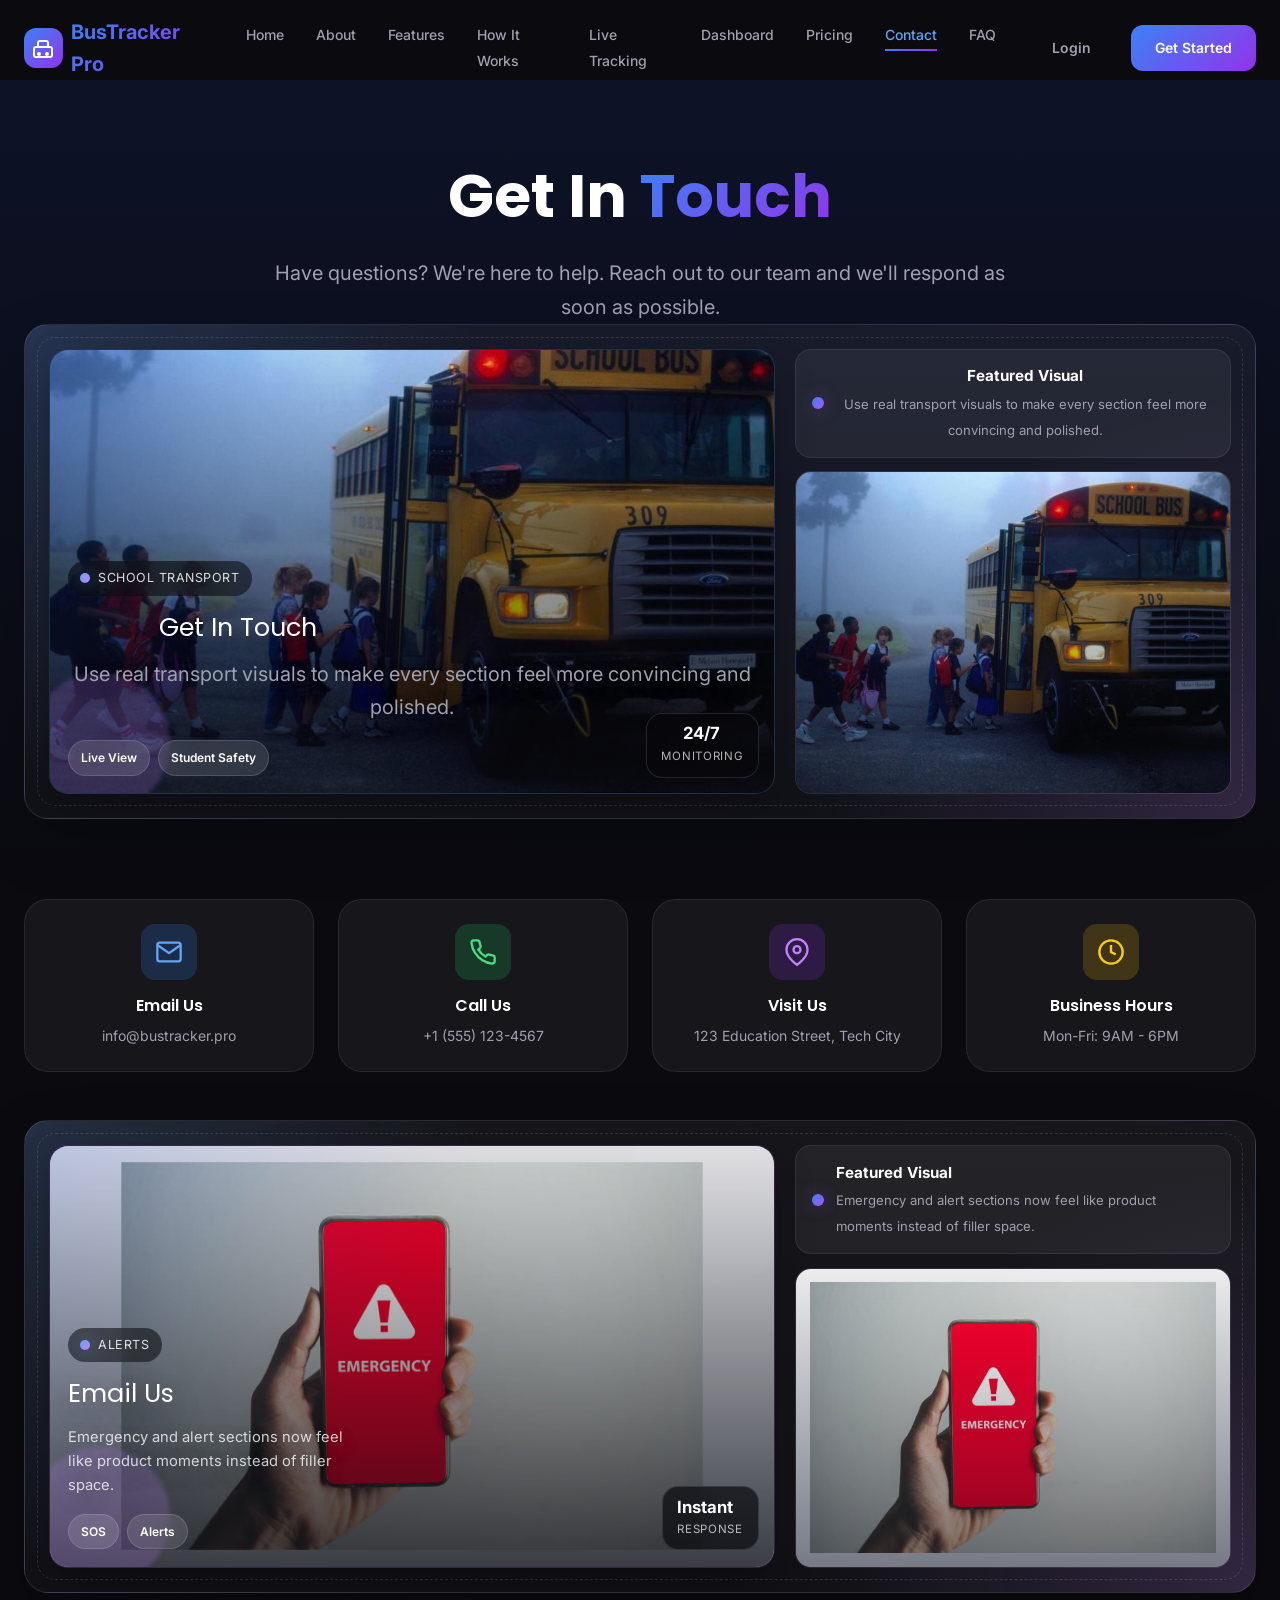
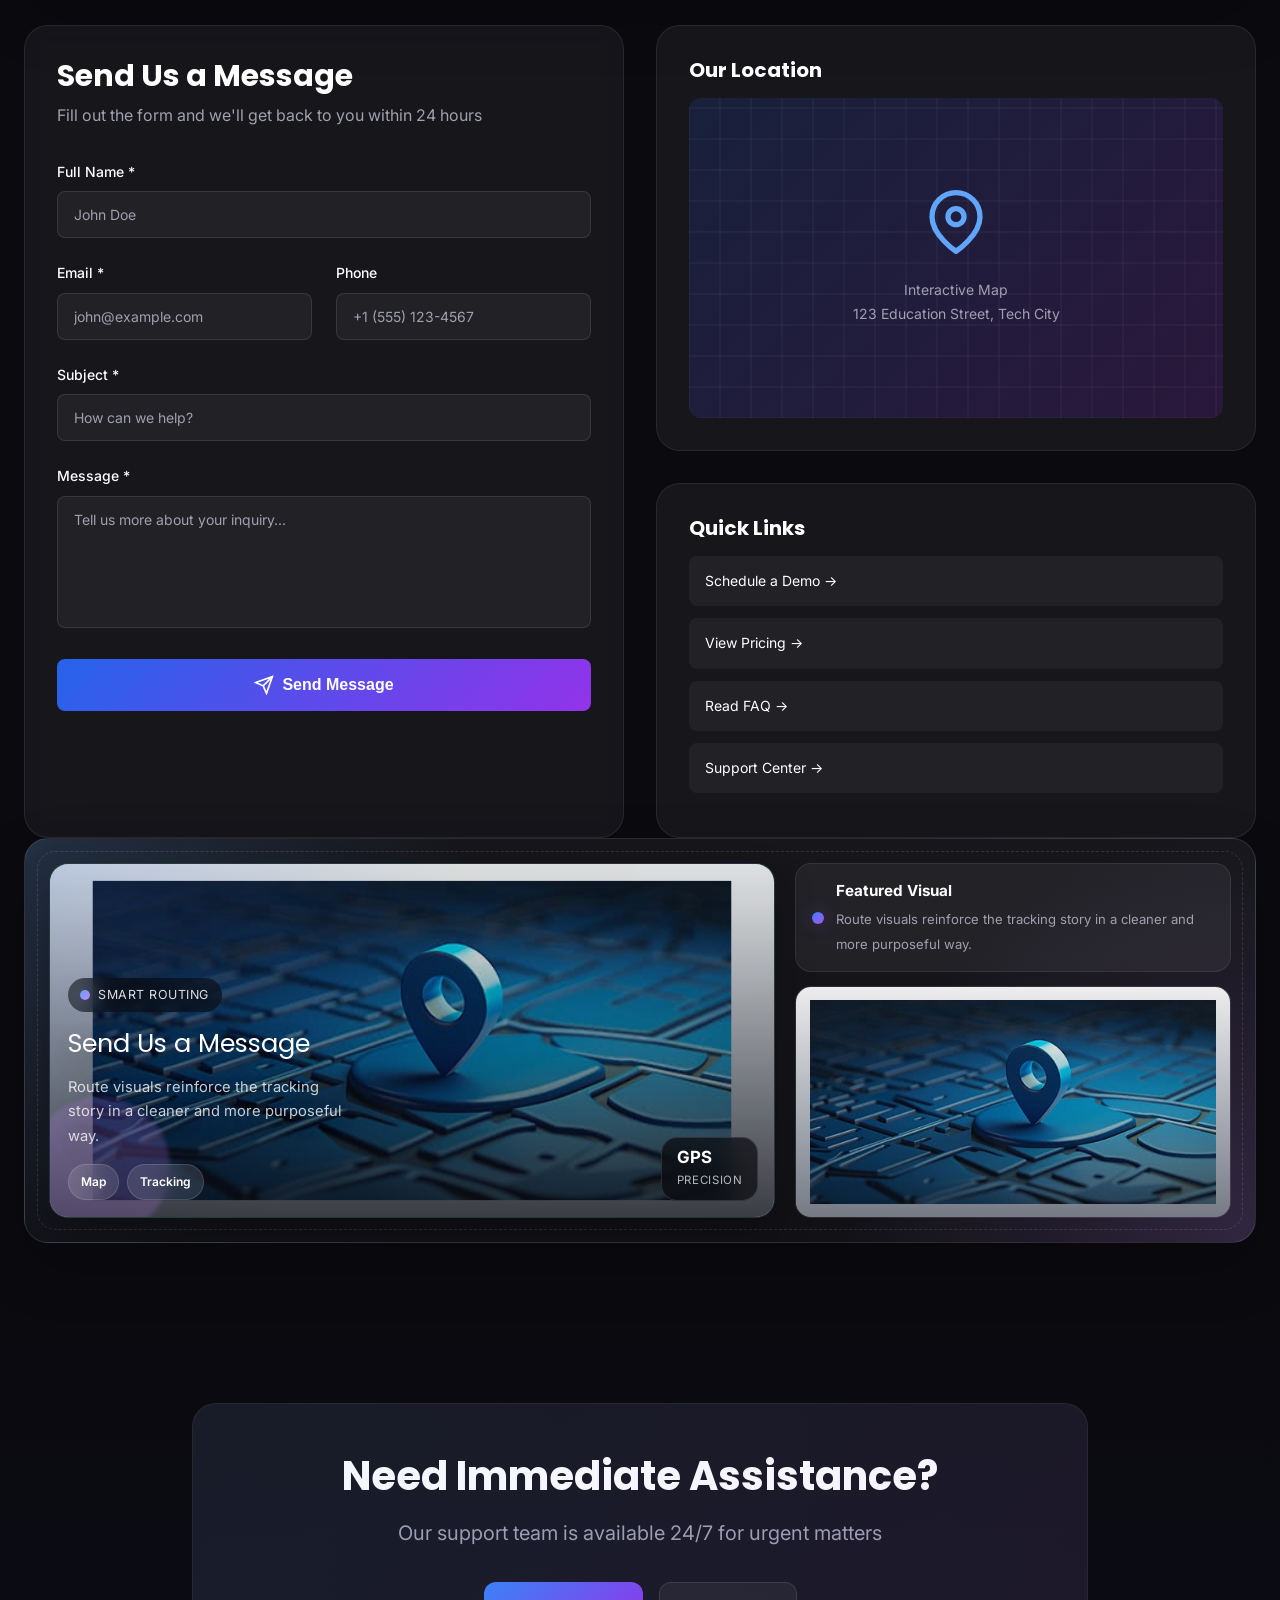
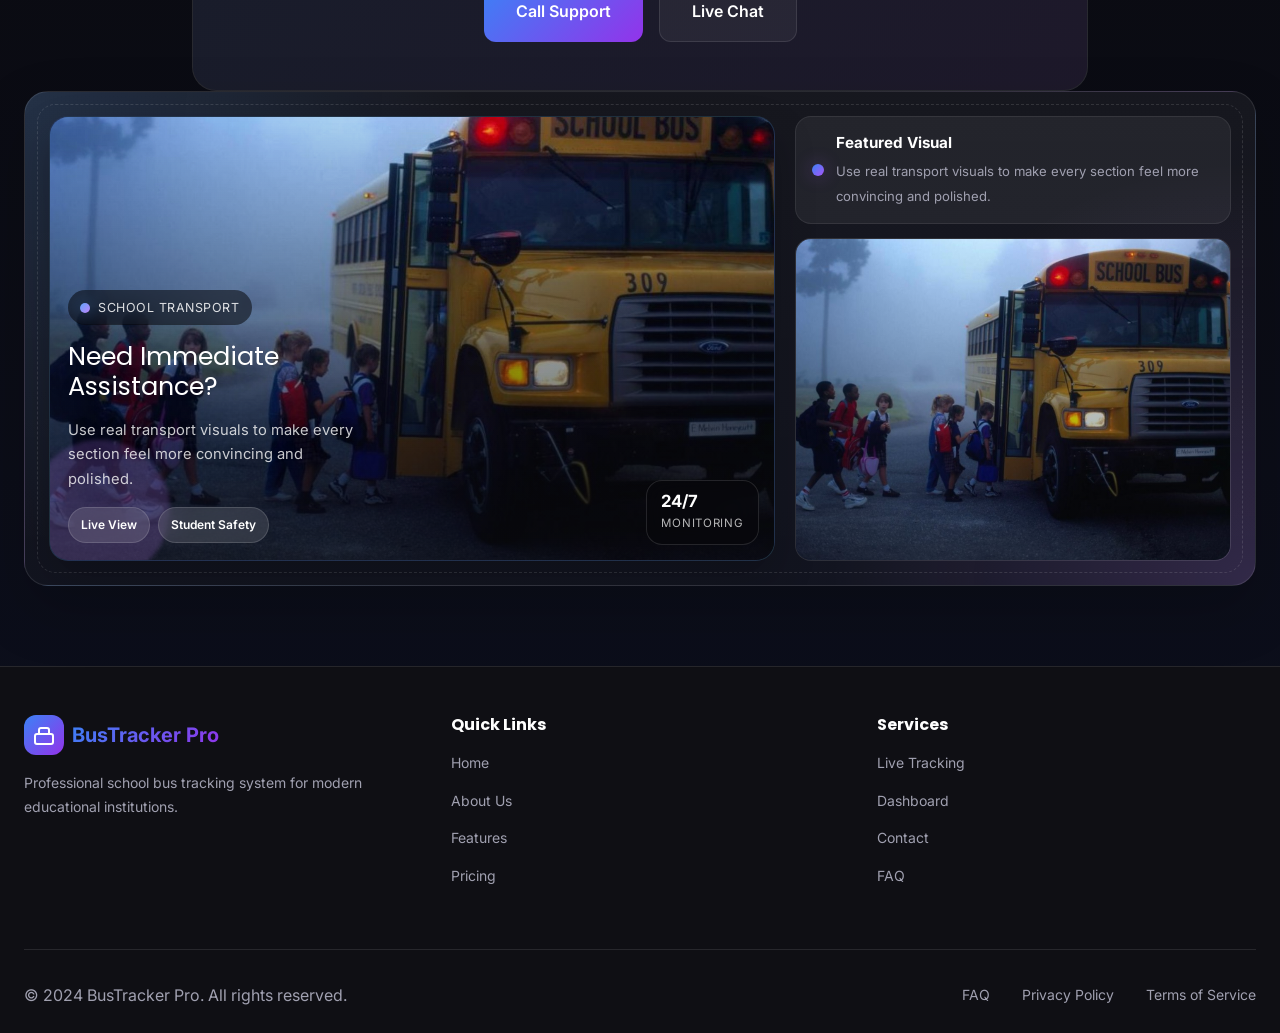
<file: contact.html>
<!DOCTYPE html>
<html lang="en">
<head>
    <meta charset="UTF-8">
    <meta name="viewport" content="width=device-width, initial-scale=1.0">
    <title>Contact - BusTracker Pro</title>
    <link rel="stylesheet" href="css/style.css">
    <link rel="stylesheet" href="css/animations.css">
    <link rel="preconnect" href="https://fonts.googleapis.com">
    <link rel="preconnect" href="https://fonts.gstatic.com" crossorigin>
    <link href="https://fonts.googleapis.com/css2?family=Inter:wght@300;400;500;600;700;800;900&family=Poppins:wght@300;400;500;600;700;800;900&display=swap" rel="stylesheet">
    <style>
        .page-wrapper { padding-top: 80px; }
        .page-hero { padding: 5rem 0; position: relative; overflow: hidden; text-align: center; }
        .page-hero::before { content: ''; position: absolute; inset: 0; background: linear-gradient(to bottom, rgba(30,64,175,0.15), transparent); pointer-events: none; }
        .page-hero h1 { font-size: clamp(2.5rem, 6vw, 3.75rem); margin-bottom: 1.5rem; }
        .page-hero p { font-size: 1.25rem; color: var(--text-secondary); max-width: 48rem; margin: 0 auto; }
        .section-pad { padding: 5rem 0; }
        .section-pad-alt { padding: 5rem 0; background: linear-gradient(to bottom, transparent, rgba(30,64,175,0.07)); }
        .text-center { text-align: center; }

        .contact-info-grid { display: grid; grid-template-columns: repeat(auto-fit, minmax(200px, 1fr)); gap: 1.5rem; margin-bottom: 3rem; }
        .contact-info-card { background: rgba(255,255,255,0.05); border: 1px solid rgba(255,255,255,0.08); border-radius: 1.5rem; padding: 1.5rem; text-align: center; text-decoration: none; color: inherit; transition: background 0.3s; display: block; }
        .contact-info-card:hover { background: rgba(255,255,255,0.08); }
        .contact-info-card:hover .ci-icon { transform: scale(1.1); }
        .ci-icon { width: 56px; height: 56px; border-radius: 0.875rem; display: flex; align-items: center; justify-content: center; margin: 0 auto 1rem; transition: transform 0.3s; }
        .ci-icon svg { width: 28px; height: 28px; }
        .ci-icon-blue { background: rgba(59,130,246,0.2); } .ci-icon-blue svg { stroke: #60a5fa; }
        .ci-icon-green { background: rgba(34,197,94,0.2); } .ci-icon-green svg { stroke: #4ade80; }
        .ci-icon-purple { background: rgba(147,51,234,0.2); } .ci-icon-purple svg { stroke: #c084fc; }
        .ci-icon-yellow { background: rgba(234,179,8,0.2); } .ci-icon-yellow svg { stroke: #facc15; }
        .contact-info-card h3 { font-size: 1rem; font-weight: 600; margin-bottom: 0.5rem; }
        .contact-info-card p { font-size: 0.875rem; color: var(--text-secondary); }

        .contact-main { display: grid; grid-template-columns: 1fr 1fr; gap: 2rem; }
        @media (max-width: 768px) { .contact-main { grid-template-columns: 1fr; } }

        .glass-card { background: rgba(255,255,255,0.05); border: 1px solid rgba(255,255,255,0.08); border-radius: 1.5rem; padding: 2rem; backdrop-filter: blur(10px); }
        .glass-card h2 { font-size: 1.875rem; margin-bottom: 0.5rem; }
        .glass-card > p { color: var(--text-secondary); margin-bottom: 2rem; }

        .form-group { margin-bottom: 1.5rem; }
        .form-row { display: grid; grid-template-columns: 1fr 1fr; gap: 1.5rem; }
        @media (max-width: 640px) { .form-row { grid-template-columns: 1fr; } }
        label { display: block; font-size: 0.875rem; font-weight: 500; margin-bottom: 0.5rem; }
        .form-input { width: 100%; padding: 0.875rem 1rem; background: rgba(255,255,255,0.05); border: 1px solid rgba(255,255,255,0.1); border-radius: 0.5rem; color: white; font-family: inherit; font-size: 0.875rem; transition: border-color 0.3s; outline: none; box-sizing: border-box; }
        .form-input:focus { border-color: #3b82f6; }
        .form-input::placeholder { color: var(--text-secondary); }
        textarea.form-input { resize: none; }
        .btn-submit { width: 100%; padding: 1rem; background: linear-gradient(135deg, #2563eb, #9333ea); border: none; border-radius: 0.5rem; color: white; font-size: 1rem; font-weight: 600; cursor: pointer; transition: all 0.3s; display: flex; align-items: center; justify-content: center; gap: 0.5rem; }
        .btn-submit:hover { box-shadow: 0 10px 30px rgba(59,130,246,0.4); }
        .btn-submit svg { width: 20px; height: 20px; stroke: white; }

        .map-box { height: 20rem; background: linear-gradient(135deg, rgba(30,58,138,0.3), rgba(88,28,135,0.3)); border-radius: 0.75rem; position: relative; overflow: hidden; display: flex; align-items: center; justify-content: center; }
        .map-box-grid { position: absolute; inset: 0; background-image: repeating-linear-gradient(0deg, rgba(255,255,255,0.06) 0px, transparent 1px, transparent 30px, rgba(255,255,255,0.06) 31px), repeating-linear-gradient(90deg, rgba(255,255,255,0.06) 0px, transparent 1px, transparent 30px, rgba(255,255,255,0.06) 31px); }
        .map-box-inner { position: relative; z-index: 1; text-align: center; }
        .map-box-inner svg { width: 64px; height: 64px; stroke: #60a5fa; margin-bottom: 1rem; }
        .map-box-inner p { color: var(--text-secondary); font-size: 0.875rem; }

        .quick-links-card { margin-top: 2rem; }
        .quick-links-card h3 { font-size: 1.25rem; margin-bottom: 1rem; }
        .quick-link-item { display: block; padding: 0.875rem 1rem; background: rgba(255,255,255,0.05); border-radius: 0.5rem; margin-bottom: 0.75rem; text-decoration: none; color: inherit; transition: background 0.3s; font-size: 0.875rem; }
        .quick-link-item:hover { background: rgba(255,255,255,0.09); }

        .cta-card { background: rgba(255,255,255,0.05); border: 1px solid rgba(255,255,255,0.08); border-radius: 1.5rem; padding: 3rem; text-align: center; position: relative; overflow: hidden; }
        .cta-card::before { content: ''; position: absolute; inset: 0; background: linear-gradient(135deg, rgba(59,130,246,0.06), rgba(147,51,234,0.06)); pointer-events: none; }
        .cta-card h2 { font-size: 2.5rem; margin-bottom: 1rem; }
        .cta-card p { color: var(--text-secondary); font-size: 1.25rem; margin-bottom: 2rem; }
        .btn-group { display: flex; flex-wrap: wrap; gap: 1rem; justify-content: center; }
    </style>
</head>
<body>
    <nav class="navbar" id="navbar">
        <div class="container">
            <div class="nav-wrapper">
                <a href="index.html" class="logo">
                    <div class="logo-icon">
                        <svg width="24" height="24" viewBox="0 0 24 24" fill="none" stroke="currentColor" stroke-width="2">
                            <rect x="3" y="11" width="18" height="10" rx="2"/>
                            <path d="M7 11V7a2 2 0 0 1 2-2h6a2 2 0 0 1 2 2v4"/>
                            <circle cx="8" cy="18" r="1"/>
                            <circle cx="16" cy="18" r="1"/>
                        </svg>
                    </div>
                    <span class="logo-text">BusTracker Pro</span>
                </a>
                <ul class="nav-menu" id="navMenu">
                    <li><a href="index.html" class="nav-link">Home</a></li>
                    <li><a href="about.html" class="nav-link">About</a></li>
                    <li><a href="features.html" class="nav-link">Features</a></li>
                    <li><a href="how-it-works.html" class="nav-link">How It Works</a></li>
                    <li><a href="tracking.html" class="nav-link">Live Tracking</a></li>
                    <li><a href="dashboard.html" class="nav-link">Dashboard</a></li>
                    <li><a href="pricing.html" class="nav-link">Pricing</a></li>
                    <li><a href="contact.html" class="nav-link active">Contact</a></li>
                    <li><a href="faq.html" class="nav-link">FAQ</a></li>
                </ul>
                <div class="nav-actions">
                    <a href="login.html" class="btn btn-text">Login</a>
                    <a href="register.html" class="btn btn-primary">Get Started</a>
                </div>
                <button class="mobile-toggle" id="mobileToggle" aria-label="Toggle menu">
                    <span></span><span></span><span></span>
                </button>
            </div>
        </div>
    </nav>

    <div class="page-wrapper">
        <!-- Hero -->
        <section class="page-hero">
            <div class="container fade-in-up">
                <h1>Get In <span class="gradient-text">Touch</span></h1>
                <p>Have questions? We're here to help. Reach out to our team and we'll respond as soon as possible.</p>
            </div>
        </section>

        <!-- Contact Info Cards -->
        <section style="padding: 0 0 2rem;">
            <div class="container">
                <div class="contact-info-grid fade-in-up">
                    <a href="mailto:info@bustracker.pro" class="contact-info-card">
                        <div class="ci-icon ci-icon-blue"><svg viewBox="0 0 24 24" fill="none" stroke="currentColor" stroke-width="2"><path d="M4 4h16c1.1 0 2 .9 2 2v12c0 1.1-.9 2-2 2H4c-1.1 0-2-.9-2-2V6c0-1.1.9-2 2-2z"/><polyline points="22,6 12,13 2,6"/></svg></div>
                        <h3>Email Us</h3>
                        <p>info@bustracker.pro</p>
                    </a>
                    <a href="tel:+15551234567" class="contact-info-card">
                        <div class="ci-icon ci-icon-green"><svg viewBox="0 0 24 24" fill="none" stroke="currentColor" stroke-width="2"><path d="M22 16.92v3a2 2 0 0 1-2.18 2 19.79 19.79 0 0 1-8.63-3.07 19.5 19.5 0 0 1-6-6 19.79 19.79 0 0 1-3.07-8.67A2 2 0 0 1 4.11 2h3a2 2 0 0 1 2 1.72 12.84 12.84 0 0 0 .7 2.81 2 2 0 0 1-.45 2.11L8.09 9.91a16 16 0 0 0 6 6l1.27-1.27a2 2 0 0 1 2.11-.45 12.84 12.84 0 0 0 2.81.7A2 2 0 0 1 22 16.92z"/></svg></div>
                        <h3>Call Us</h3>
                        <p>+1 (555) 123-4567</p>
                    </a>
                    <a href="#" class="contact-info-card">
                        <div class="ci-icon ci-icon-purple"><svg viewBox="0 0 24 24" fill="none" stroke="currentColor" stroke-width="2"><path d="M21 10c0 7-9 13-9 13s-9-6-9-13a9 9 0 0 1 18 0z"/><circle cx="12" cy="10" r="3"/></svg></div>
                        <h3>Visit Us</h3>
                        <p>123 Education Street, Tech City</p>
                    </a>
                    <a href="#" class="contact-info-card">
                        <div class="ci-icon ci-icon-yellow"><svg viewBox="0 0 24 24" fill="none" stroke="currentColor" stroke-width="2"><circle cx="12" cy="12" r="10"/><polyline points="12 6 12 12 16 14"/></svg></div>
                        <h3>Business Hours</h3>
                        <p>Mon-Fri: 9AM - 6PM</p>
                    </a>
                </div>
            </div>
        </section>

        <!-- Form & Map -->
        <section style="padding: 0 0 5rem;">
            <div class="container">
                <div class="contact-main">
                    <!-- Form -->
                    <div class="glass-card fade-in-up">
                        <h2>Send Us a Message</h2>
                        <p>Fill out the form and we'll get back to you within 24 hours</p>
                        <form id="contactForm" onsubmit="handleContactSubmit(event)">
                            <div class="form-group">
                                <label>Full Name *</label>
                                <input type="text" required class="form-input" placeholder="John Doe">
                            </div>
                            <div class="form-row">
                                <div class="form-group">
                                    <label>Email *</label>
                                    <input type="email" required class="form-input" placeholder="john@example.com">
                                </div>
                                <div class="form-group">
                                    <label>Phone</label>
                                    <input type="tel" class="form-input" placeholder="+1 (555) 123-4567">
                                </div>
                            </div>
                            <div class="form-group">
                                <label>Subject *</label>
                                <input type="text" required class="form-input" placeholder="How can we help?">
                            </div>
                            <div class="form-group">
                                <label>Message *</label>
                                <textarea required class="form-input" rows="6" placeholder="Tell us more about your inquiry..."></textarea>
                            </div>
                            <button type="submit" class="btn-submit">
                                <svg viewBox="0 0 24 24" fill="none" stroke="currentColor" stroke-width="2"><line x1="22" y1="2" x2="11" y2="13"/><polygon points="22 2 15 22 11 13 2 9 22 2"/></svg>
                                Send Message
                            </button>
                        </form>
                    </div>

                    <!-- Map & Quick Links -->
                    <div class="fade-in-up delay-100">
                        <div class="glass-card">
                            <h3 style="font-size:1.25rem; margin-bottom:1rem;">Our Location</h3>
                            <div class="map-box">
                                <div class="map-box-grid"></div>
                                <div class="map-box-inner">
                                    <svg viewBox="0 0 24 24" fill="none" stroke="currentColor" stroke-width="2"><path d="M21 10c0 7-9 13-9 13s-9-6-9-13a9 9 0 0 1 18 0z"/><circle cx="12" cy="10" r="3"/></svg>
                                    <p>Interactive Map</p>
                                    <p>123 Education Street, Tech City</p>
                                </div>
                            </div>
                        </div>
                        <div class="glass-card quick-links-card">
                            <h3>Quick Links</h3>
                            <a href="tracking.html" class="quick-link-item">Schedule a Demo &rarr;</a>
                            <a href="pricing.html" class="quick-link-item">View Pricing &rarr;</a>
                            <a href="faq.html" class="quick-link-item">Read FAQ &rarr;</a>
                            <a href="#" class="quick-link-item">Support Center &rarr;</a>
                        </div>
                    </div>
                </div>
            </div>
        </section>

        <!-- Urgent Support -->
        <section class="section-pad-alt">
            <div class="container">
                <div class="cta-card fade-in-up" style="max-width:56rem; margin:0 auto;">
                    <h2>Need Immediate Assistance?</h2>
                    <p>Our support team is available 24/7 for urgent matters</p>
                    <div class="btn-group">
                        <a href="tel:+15551234567" class="btn btn-primary btn-lg">Call Support</a>
                        <a href="#" class="btn btn-secondary btn-lg">Live Chat</a>
                    </div>
                </div>
            </div>
        </section>
    </div>

    <footer class="footer">
        <div class="container">
            <div class="footer-content">
                <div class="footer-section">
                    <a href="index.html" class="footer-logo">
                        <div class="logo-icon"><svg width="24" height="24" viewBox="0 0 24 24" fill="none" stroke="currentColor" stroke-width="2"><rect x="3" y="11" width="18" height="10" rx="2"/><path d="M7 11V7a2 2 0 0 1 2-2h6a2 2 0 0 1 2 2v4"/></svg></div>
                        <span class="logo-text">BusTracker Pro</span>
                    </a>
                    <p class="footer-description">Professional school bus tracking system for modern educational institutions.</p>
                </div>
                <div class="footer-section">
                    <h3 class="footer-title">Quick Links</h3>
                    <ul class="footer-links">
                        <li><a href="index.html">Home</a></li>
                        <li><a href="about.html">About Us</a></li>
                        <li><a href="features.html">Features</a></li>
                        <li><a href="pricing.html">Pricing</a></li>
                    </ul>
                </div>
                <div class="footer-section">
                    <h3 class="footer-title">Services</h3>
                    <ul class="footer-links">
                        <li><a href="tracking.html">Live Tracking</a></li>
                        <li><a href="dashboard.html">Dashboard</a></li>
                        <li><a href="contact.html">Contact</a></li>
                        <li><a href="faq.html">FAQ</a></li>
                    </ul>
                </div>
            </div>
            <div class="footer-bottom">
                <p>&copy; 2024 BusTracker Pro. All rights reserved.</p>
                <div class="footer-bottom-links">
                    <a href="faq.html">FAQ</a>
                    <a href="#">Privacy Policy</a>
                    <a href="#">Terms of Service</a>
                </div>
            </div>
        </div>
    </footer>

    <script src="js/main.js"></script>
    <script>
        function handleContactSubmit(e) {
            e.preventDefault();
            alert('Thank you for your message! We will get back to you soon.');
            e.target.reset();
        }
    </script>
</body>
</html>
</file>
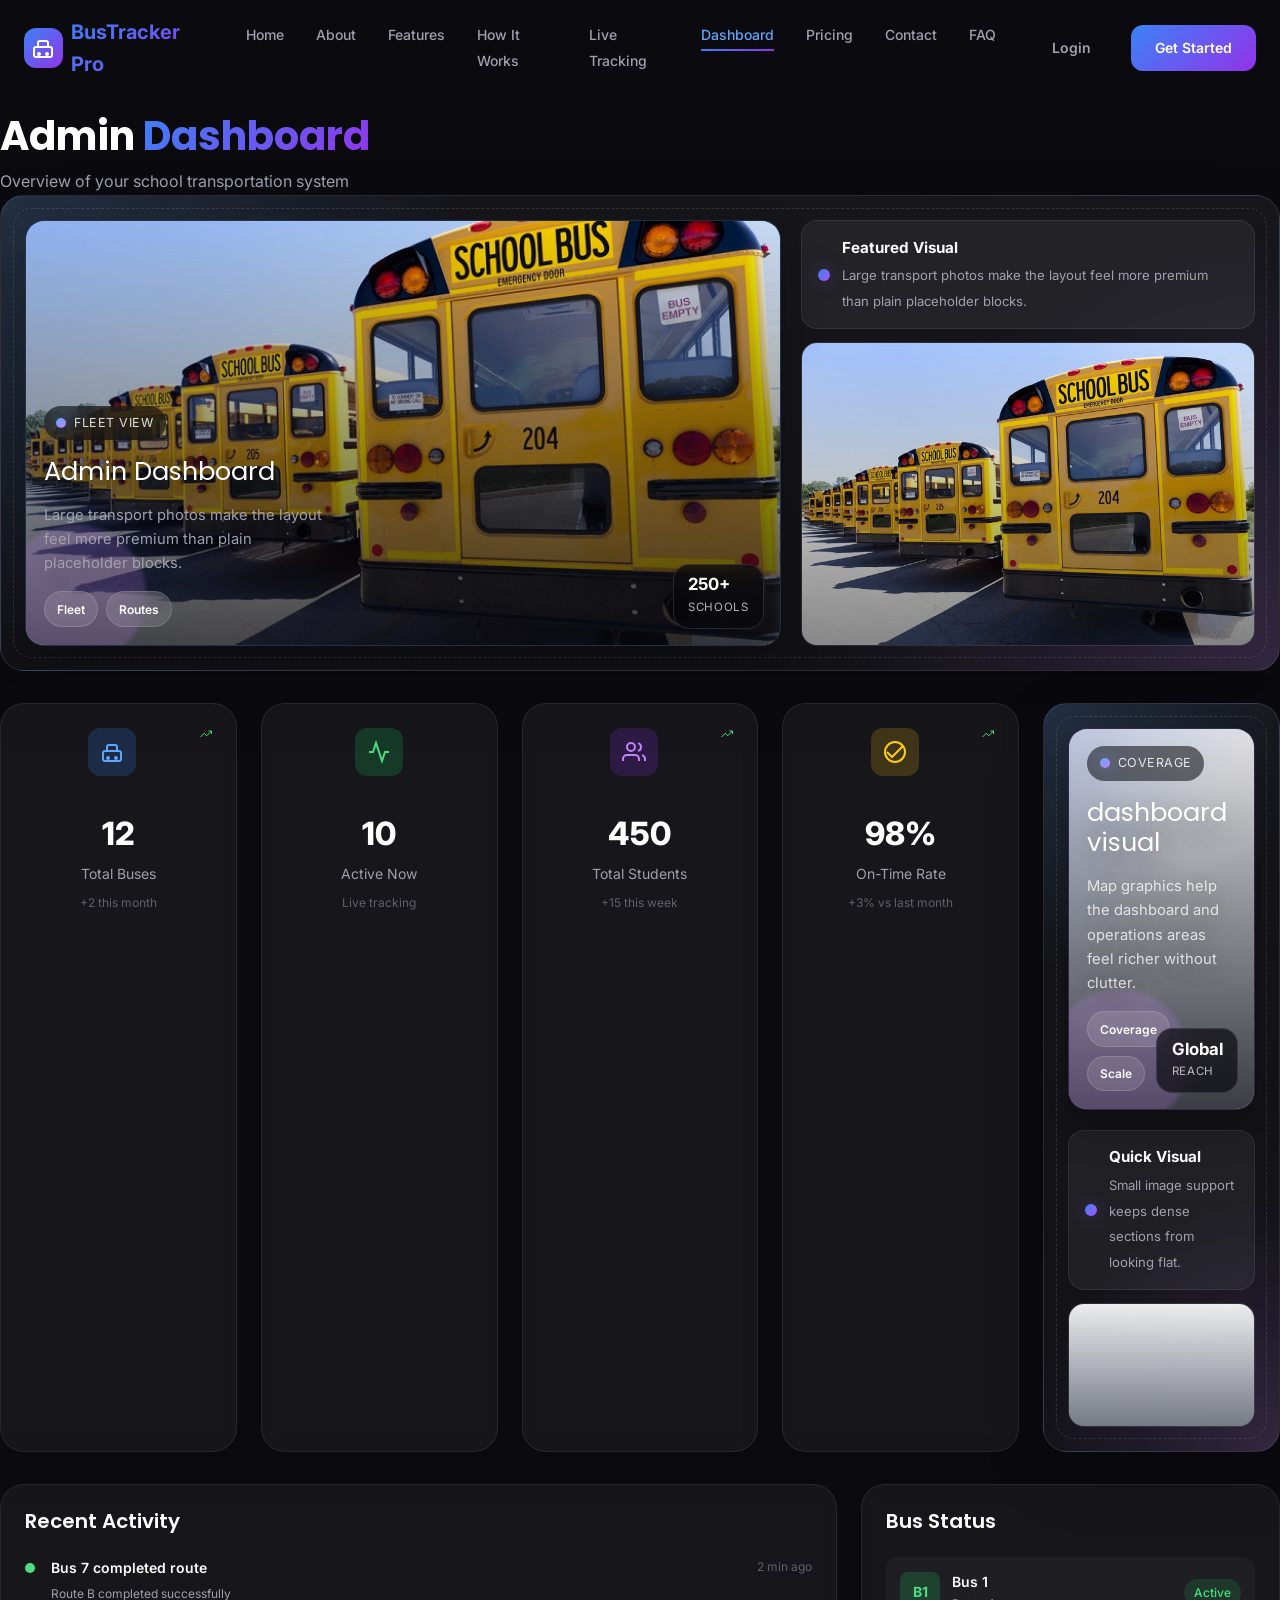
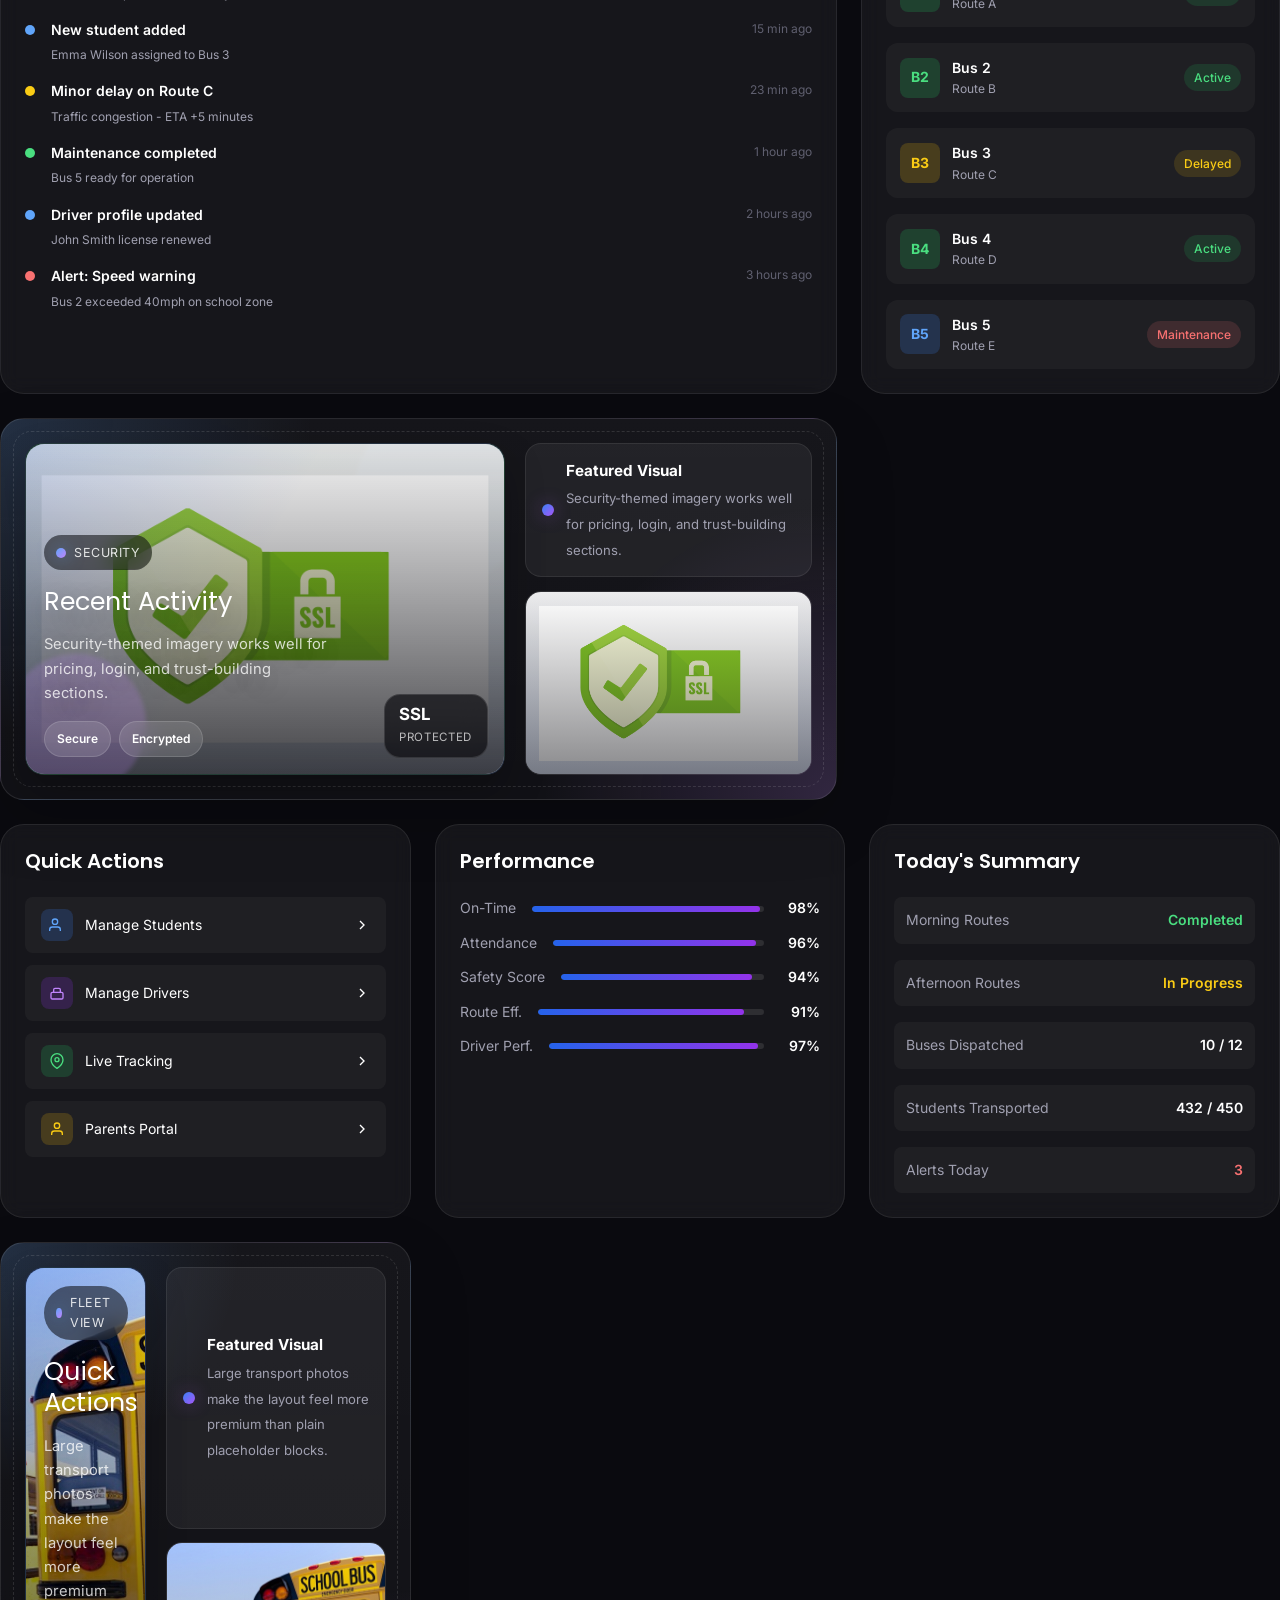
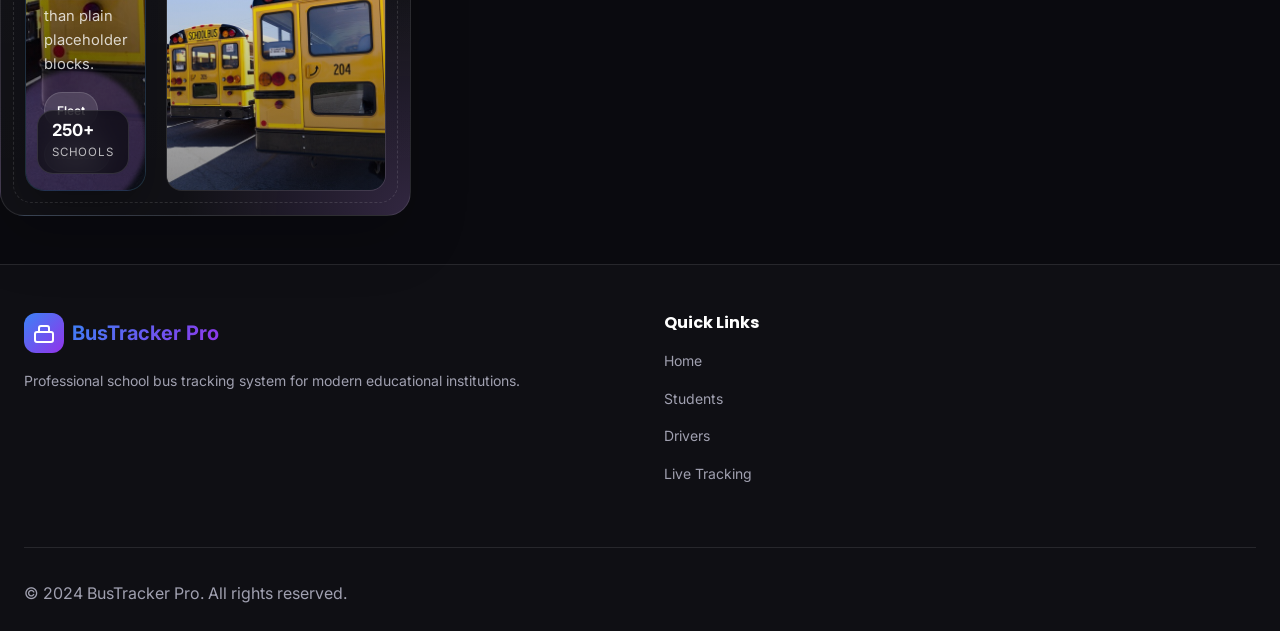
<file: dashboard.html>
<!DOCTYPE html>
<html lang="en">
<head>
    <meta charset="UTF-8">
    <meta name="viewport" content="width=device-width, initial-scale=1.0">
    <title>Dashboard - BusTracker Pro</title>
    <link rel="stylesheet" href="css/style.css">
    <link rel="stylesheet" href="css/animations.css">
    <link rel="preconnect" href="https://fonts.googleapis.com">
    <link rel="preconnect" href="https://fonts.gstatic.com" crossorigin>
    <link href="https://fonts.googleapis.com/css2?family=Inter:wght@300;400;500;600;700;800;900&family=Poppins:wght@300;400;500;600;700;800;900&display=swap" rel="stylesheet">
    <style>
        .page-wrapper { padding-top: 80px; min-height: 100vh; padding-bottom: 3rem; }
        .section-pad { padding: 2rem 0 0; }
        .glass-card { background: rgba(255,255,255,0.05); border: 1px solid rgba(255,255,255,0.08); border-radius: 1.5rem; padding: 1.5rem; backdrop-filter: blur(10px); }

        .dash-header { margin-bottom: 2rem; }
        .dash-header h1 { font-size: 2.5rem; margin-bottom: 0.5rem; }
        .dash-header p { color: var(--text-secondary); }

        .stats-grid { display: grid; grid-template-columns: repeat(auto-fit, minmax(220px, 1fr)); gap: 1.5rem; margin-bottom: 2rem; }
        .stat-card { padding: 1.5rem; transition: background 0.3s; }
        .stat-card:hover { background: rgba(255,255,255,0.09); }
        .stat-top { display: flex; align-items: flex-start; justify-content: space-between; margin-bottom: 1rem; }
        .stat-icon { width: 48px; height: 48px; border-radius: 0.75rem; display: flex; align-items: center; justify-content: center; flex-shrink: 0; }
        .stat-icon svg { width: 24px; height: 24px; }
        .stat-icon-blue { background: rgba(59,130,246,0.2); } .stat-icon-blue svg { stroke: #60a5fa; }
        .stat-icon-green { background: rgba(34,197,94,0.2); } .stat-icon-green svg { stroke: #4ade80; }
        .stat-icon-purple { background: rgba(147,51,234,0.2); } .stat-icon-purple svg { stroke: #c084fc; }
        .stat-icon-yellow { background: rgba(234,179,8,0.2); } .stat-icon-yellow svg { stroke: #facc15; }
        .trend-up { font-size: 0.75rem; color: #4ade80; display: flex; align-items: center; gap: 0.25rem; }
        .stat-val { font-size: 2rem; font-weight: 800; margin-bottom: 0.25rem; }
        .stat-label { font-size: 0.875rem; color: var(--text-secondary); margin-bottom: 0.5rem; }
        .stat-change { font-size: 0.75rem; color: var(--text-tertiary); }

        .main-grid { display: grid; grid-template-columns: 2fr 1fr; gap: 1.5rem; margin-bottom: 1.5rem; }
        @media (max-width: 900px) { .main-grid { grid-template-columns: 1fr; } }

        .activity-list { display: flex; flex-direction: column; gap: 1rem; }
        .activity-item { display: flex; align-items: flex-start; gap: 1rem; }
        .activity-dot { width: 10px; height: 10px; border-radius: 50%; flex-shrink: 0; margin-top: 6px; }
        .dot-green { background: #4ade80; }
        .dot-blue { background: #60a5fa; }
        .dot-yellow { background: #facc15; }
        .dot-red { background: #f87171; }
        .activity-body { flex: 1; }
        .activity-title { font-size: 0.875rem; font-weight: 600; margin-bottom: 0.25rem; }
        .activity-desc { font-size: 0.75rem; color: var(--text-secondary); }
        .activity-time { font-size: 0.75rem; color: var(--text-tertiary); white-space: nowrap; }

        .buses-list { display: flex; flex-direction: column; gap: 1rem; }
        .bus-item { display: flex; align-items: center; justify-content: space-between; padding: 0.875rem; background: rgba(255,255,255,0.04); border-radius: 0.75rem; }
        .bus-item-left { display: flex; align-items: center; gap: 0.75rem; }
        .bus-badge { width: 40px; height: 40px; border-radius: 0.5rem; display: flex; align-items: center; justify-content: center; font-size: 0.875rem; font-weight: 700; }
        .bus-badge-blue { background: rgba(59,130,246,0.2); color: #60a5fa; }
        .bus-badge-green { background: rgba(34,197,94,0.2); color: #4ade80; }
        .bus-badge-yellow { background: rgba(234,179,8,0.2); color: #facc15; }
        .bus-name { font-size: 0.875rem; font-weight: 600; }
        .bus-route { font-size: 0.75rem; color: var(--text-secondary); }
        .bus-status { font-size: 0.75rem; padding: 0.25rem 0.625rem; border-radius: 9999px; font-weight: 500; }
        .status-active { background: rgba(34,197,94,0.15); color: #4ade80; }
        .status-delayed { background: rgba(234,179,8,0.15); color: #facc15; }
        .status-maintenance { background: rgba(248,113,113,0.15); color: #f87171; }

        .bottom-grid { display: grid; grid-template-columns: 1fr 1fr 1fr; gap: 1.5rem; }
        @media (max-width: 900px) { .bottom-grid { grid-template-columns: 1fr; } }

        .quick-links { display: flex; flex-direction: column; gap: 0.75rem; }
        .quick-link-btn { display: flex; align-items: center; justify-content: space-between; padding: 0.75rem 1rem; background: rgba(255,255,255,0.04); border-radius: 0.5rem; text-decoration: none; color: inherit; transition: background 0.3s; font-size: 0.875rem; }
        .quick-link-btn:hover { background: rgba(255,255,255,0.09); }
        .quick-link-btn-left { display: flex; align-items: center; gap: 0.75rem; }
        .quick-link-icon { width: 32px; height: 32px; border-radius: 0.5rem; display: flex; align-items: center; justify-content: center; }
        .quick-link-icon svg { width: 16px; height: 16px; }

        .performance-item { display: flex; align-items: center; justify-content: space-between; margin-bottom: 0.75rem; }
        .perf-label { font-size: 0.875rem; color: var(--text-secondary); }
        .perf-bar-wrap { flex: 1; margin: 0 1rem; height: 6px; background: rgba(255,255,255,0.1); border-radius: 3px; overflow: hidden; }
        .perf-bar { height: 100%; border-radius: 3px; background: linear-gradient(to right, #2563eb, #9333ea); }
        .perf-val { font-size: 0.875rem; font-weight: 600; min-width: 2.5rem; text-align: right; }

        .card-title { font-size: 1.25rem; font-weight: 600; margin-bottom: 1.5rem; }
    </style>
</head>
<body>
    <nav class="navbar" id="navbar">
        <div class="container">
            <div class="nav-wrapper">
                <a href="index.html" class="logo">
                    <div class="logo-icon">
                        <svg width="24" height="24" viewBox="0 0 24 24" fill="none" stroke="currentColor" stroke-width="2">
                            <rect x="3" y="11" width="18" height="10" rx="2"/>
                            <path d="M7 11V7a2 2 0 0 1 2-2h6a2 2 0 0 1 2 2v4"/>
                            <circle cx="8" cy="18" r="1"/>
                            <circle cx="16" cy="18" r="1"/>
                        </svg>
                    </div>
                    <span class="logo-text">BusTracker Pro</span>
                </a>
                <ul class="nav-menu" id="navMenu">
                    <li><a href="index.html" class="nav-link">Home</a></li>
                    <li><a href="about.html" class="nav-link">About</a></li>
                    <li><a href="features.html" class="nav-link">Features</a></li>
                    <li><a href="how-it-works.html" class="nav-link">How It Works</a></li>
                    <li><a href="tracking.html" class="nav-link">Live Tracking</a></li>
                    <li><a href="dashboard.html" class="nav-link active">Dashboard</a></li>
                    <li><a href="pricing.html" class="nav-link">Pricing</a></li>
                    <li><a href="contact.html" class="nav-link">Contact</a></li>
                    <li><a href="faq.html" class="nav-link">FAQ</a></li>
                </ul>
                <div class="nav-actions">
                    <a href="login.html" class="btn btn-text">Login</a>
                    <a href="register.html" class="btn btn-primary">Get Started</a>
                </div>
                <button class="mobile-toggle" id="mobileToggle" aria-label="Toggle menu">
                    <span></span><span></span><span></span>
                </button>
            </div>
        </div>
    </nav>

    <div class="page-wrapper">
        <div class="container section-pad">
            <div class="dash-header fade-in-up">
                <h1>Admin <span class="gradient-text">Dashboard</span></h1>
                <p>Overview of your school transportation system</p>
            </div>

            <!-- Stats -->
            <div class="stats-grid">
                <div class="glass-card stat-card fade-in-up">
                    <div class="stat-top">
                        <div class="stat-icon stat-icon-blue"><svg viewBox="0 0 24 24" fill="none" stroke="currentColor" stroke-width="2"><rect x="3" y="11" width="18" height="10" rx="2"/><path d="M7 11V7a2 2 0 0 1 2-2h6a2 2 0 0 1 2 2v4"/><circle cx="8" cy="18" r="1"/><circle cx="16" cy="18" r="1"/></svg></div>
                        <span class="trend-up"><svg width="12" height="12" viewBox="0 0 24 24" fill="none" stroke="currentColor" stroke-width="2"><polyline points="23 6 13.5 15.5 8.5 10.5 1 18"/><polyline points="17 6 23 6 23 12"/></svg></span>
                    </div>
                    <div class="stat-val">12</div>
                    <div class="stat-label">Total Buses</div>
                    <div class="stat-change">+2 this month</div>
                </div>
                <div class="glass-card stat-card fade-in-up delay-100">
                    <div class="stat-top">
                        <div class="stat-icon stat-icon-green"><svg viewBox="0 0 24 24" fill="none" stroke="currentColor" stroke-width="2"><polyline points="22 12 18 12 15 21 9 3 6 12 2 12"/></svg></div>
                    </div>
                    <div class="stat-val">10</div>
                    <div class="stat-label">Active Now</div>
                    <div class="stat-change">Live tracking</div>
                </div>
                <div class="glass-card stat-card fade-in-up delay-200">
                    <div class="stat-top">
                        <div class="stat-icon stat-icon-purple"><svg viewBox="0 0 24 24" fill="none" stroke="currentColor" stroke-width="2"><path d="M17 21v-2a4 4 0 0 0-4-4H5a4 4 0 0 0-4 4v2"/><circle cx="9" cy="7" r="4"/><path d="M23 21v-2a4 4 0 0 0-3-3.87"/><path d="M16 3.13a4 4 0 0 1 0 7.75"/></svg></div>
                        <span class="trend-up"><svg width="12" height="12" viewBox="0 0 24 24" fill="none" stroke="currentColor" stroke-width="2"><polyline points="23 6 13.5 15.5 8.5 10.5 1 18"/><polyline points="17 6 23 6 23 12"/></svg></span>
                    </div>
                    <div class="stat-val">450</div>
                    <div class="stat-label">Total Students</div>
                    <div class="stat-change">+15 this week</div>
                </div>
                <div class="glass-card stat-card fade-in-up delay-300">
                    <div class="stat-top">
                        <div class="stat-icon stat-icon-yellow"><svg viewBox="0 0 24 24" fill="none" stroke="currentColor" stroke-width="2"><polyline points="20 6 9 17 4 12"/><circle cx="12" cy="12" r="10"/></svg></div>
                        <span class="trend-up"><svg width="12" height="12" viewBox="0 0 24 24" fill="none" stroke="currentColor" stroke-width="2"><polyline points="23 6 13.5 15.5 8.5 10.5 1 18"/><polyline points="17 6 23 6 23 12"/></svg></span>
                    </div>
                    <div class="stat-val">98%</div>
                    <div class="stat-label">On-Time Rate</div>
                    <div class="stat-change">+3% vs last month</div>
                </div>
            </div>

            <!-- Main Grid -->
            <div class="main-grid">
                <!-- Recent Activity -->
                <div class="glass-card fade-in-up">
                    <h2 class="card-title">Recent Activity</h2>
                    <div class="activity-list">
                        <div class="activity-item">
                            <div class="activity-dot dot-green"></div>
                            <div class="activity-body"><div class="activity-title">Bus 7 completed route</div><div class="activity-desc">Route B completed successfully</div></div>
                            <div class="activity-time">2 min ago</div>
                        </div>
                        <div class="activity-item">
                            <div class="activity-dot dot-blue"></div>
                            <div class="activity-body"><div class="activity-title">New student added</div><div class="activity-desc">Emma Wilson assigned to Bus 3</div></div>
                            <div class="activity-time">15 min ago</div>
                        </div>
                        <div class="activity-item">
                            <div class="activity-dot dot-yellow"></div>
                            <div class="activity-body"><div class="activity-title">Minor delay on Route C</div><div class="activity-desc">Traffic congestion - ETA +5 minutes</div></div>
                            <div class="activity-time">23 min ago</div>
                        </div>
                        <div class="activity-item">
                            <div class="activity-dot dot-green"></div>
                            <div class="activity-body"><div class="activity-title">Maintenance completed</div><div class="activity-desc">Bus 5 ready for operation</div></div>
                            <div class="activity-time">1 hour ago</div>
                        </div>
                        <div class="activity-item">
                            <div class="activity-dot dot-blue"></div>
                            <div class="activity-body"><div class="activity-title">Driver profile updated</div><div class="activity-desc">John Smith license renewed</div></div>
                            <div class="activity-time">2 hours ago</div>
                        </div>
                        <div class="activity-item">
                            <div class="activity-dot dot-red"></div>
                            <div class="activity-body"><div class="activity-title">Alert: Speed warning</div><div class="activity-desc">Bus 2 exceeded 40mph on school zone</div></div>
                            <div class="activity-time">3 hours ago</div>
                        </div>
                    </div>
                </div>

                <!-- Bus Status -->
                <div class="glass-card fade-in-up delay-100">
                    <h2 class="card-title">Bus Status</h2>
                    <div class="buses-list">
                        <div class="bus-item"><div class="bus-item-left"><div class="bus-badge bus-badge-green">B1</div><div><div class="bus-name">Bus 1</div><div class="bus-route">Route A</div></div></div><span class="bus-status status-active">Active</span></div>
                        <div class="bus-item"><div class="bus-item-left"><div class="bus-badge bus-badge-green">B2</div><div><div class="bus-name">Bus 2</div><div class="bus-route">Route B</div></div></div><span class="bus-status status-active">Active</span></div>
                        <div class="bus-item"><div class="bus-item-left"><div class="bus-badge bus-badge-yellow">B3</div><div><div class="bus-name">Bus 3</div><div class="bus-route">Route C</div></div></div><span class="bus-status status-delayed">Delayed</span></div>
                        <div class="bus-item"><div class="bus-item-left"><div class="bus-badge bus-badge-green">B4</div><div><div class="bus-name">Bus 4</div><div class="bus-route">Route D</div></div></div><span class="bus-status status-active">Active</span></div>
                        <div class="bus-item"><div class="bus-item-left"><div class="bus-badge bus-badge-blue">B5</div><div><div class="bus-name">Bus 5</div><div class="bus-route">Route E</div></div></div><span class="bus-status status-maintenance">Maintenance</span></div>
                    </div>
                </div>
            </div>

            <!-- Bottom Grid -->
            <div class="bottom-grid">
                <!-- Quick Links -->
                <div class="glass-card fade-in-up">
                    <h2 class="card-title">Quick Actions</h2>
                    <div class="quick-links">
                        <a href="students.html" class="quick-link-btn">
                            <div class="quick-link-btn-left"><div class="quick-link-icon" style="background:rgba(59,130,246,0.2);"><svg viewBox="0 0 24 24" fill="none" stroke="#60a5fa" stroke-width="2"><path d="M17 21v-2a4 4 0 0 0-4-4H5a4 4 0 0 0-4 4v2"/><circle cx="9" cy="7" r="4"/></svg></div> Manage Students</div>
                            <svg width="16" height="16" viewBox="0 0 24 24" fill="none" stroke="currentColor" stroke-width="2"><polyline points="9 18 15 12 9 6"/></svg>
                        </a>
                        <a href="drivers.html" class="quick-link-btn">
                            <div class="quick-link-btn-left"><div class="quick-link-icon" style="background:rgba(147,51,234,0.2);"><svg viewBox="0 0 24 24" fill="none" stroke="#c084fc" stroke-width="2"><rect x="3" y="11" width="18" height="10" rx="2"/><path d="M7 11V7a2 2 0 0 1 2-2h6a2 2 0 0 1 2 2v4"/></svg></div> Manage Drivers</div>
                            <svg width="16" height="16" viewBox="0 0 24 24" fill="none" stroke="currentColor" stroke-width="2"><polyline points="9 18 15 12 9 6"/></svg>
                        </a>
                        <a href="tracking.html" class="quick-link-btn">
                            <div class="quick-link-btn-left"><div class="quick-link-icon" style="background:rgba(34,197,94,0.2);"><svg viewBox="0 0 24 24" fill="none" stroke="#4ade80" stroke-width="2"><path d="M21 10c0 7-9 13-9 13s-9-6-9-13a9 9 0 0 1 18 0z"/><circle cx="12" cy="10" r="3"/></svg></div> Live Tracking</div>
                            <svg width="16" height="16" viewBox="0 0 24 24" fill="none" stroke="currentColor" stroke-width="2"><polyline points="9 18 15 12 9 6"/></svg>
                        </a>
                        <a href="parents.html" class="quick-link-btn">
                            <div class="quick-link-btn-left"><div class="quick-link-icon" style="background:rgba(234,179,8,0.2);"><svg viewBox="0 0 24 24" fill="none" stroke="#facc15" stroke-width="2"><path d="M20 21v-2a4 4 0 0 0-4-4H8a4 4 0 0 0-4 4v2"/><circle cx="12" cy="7" r="4"/></svg></div> Parents Portal</div>
                            <svg width="16" height="16" viewBox="0 0 24 24" fill="none" stroke="currentColor" stroke-width="2"><polyline points="9 18 15 12 9 6"/></svg>
                        </a>
                    </div>
                </div>

                <!-- Performance -->
                <div class="glass-card fade-in-up delay-100">
                    <h2 class="card-title">Performance</h2>
                    <div class="performance-item">
                        <span class="perf-label">On-Time</span>
                        <div class="perf-bar-wrap"><div class="perf-bar" style="width:98%;"></div></div>
                        <span class="perf-val">98%</span>
                    </div>
                    <div class="performance-item">
                        <span class="perf-label">Attendance</span>
                        <div class="perf-bar-wrap"><div class="perf-bar" style="width:96%;"></div></div>
                        <span class="perf-val">96%</span>
                    </div>
                    <div class="performance-item">
                        <span class="perf-label">Safety Score</span>
                        <div class="perf-bar-wrap"><div class="perf-bar" style="width:94%;"></div></div>
                        <span class="perf-val">94%</span>
                    </div>
                    <div class="performance-item">
                        <span class="perf-label">Route Eff.</span>
                        <div class="perf-bar-wrap"><div class="perf-bar" style="width:91%;"></div></div>
                        <span class="perf-val">91%</span>
                    </div>
                    <div class="performance-item" style="margin-bottom:0;">
                        <span class="perf-label">Driver Perf.</span>
                        <div class="perf-bar-wrap"><div class="perf-bar" style="width:97%;"></div></div>
                        <span class="perf-val">97%</span>
                    </div>
                </div>

                <!-- Today Summary -->
                <div class="glass-card fade-in-up delay-200">
                    <h2 class="card-title">Today's Summary</h2>
                    <div style="display:flex; flex-direction:column; gap:1rem;">
                        <div style="display:flex; justify-content:space-between; align-items:center; padding:0.75rem; background:rgba(255,255,255,0.04); border-radius:0.5rem;">
                            <span style="font-size:0.875rem; color:var(--text-secondary);">Morning Routes</span>
                            <span style="font-size:0.875rem; font-weight:600; color:#4ade80;">Completed</span>
                        </div>
                        <div style="display:flex; justify-content:space-between; align-items:center; padding:0.75rem; background:rgba(255,255,255,0.04); border-radius:0.5rem;">
                            <span style="font-size:0.875rem; color:var(--text-secondary);">Afternoon Routes</span>
                            <span style="font-size:0.875rem; font-weight:600; color:#facc15;">In Progress</span>
                        </div>
                        <div style="display:flex; justify-content:space-between; align-items:center; padding:0.75rem; background:rgba(255,255,255,0.04); border-radius:0.5rem;">
                            <span style="font-size:0.875rem; color:var(--text-secondary);">Buses Dispatched</span>
                            <span style="font-size:0.875rem; font-weight:600;">10 / 12</span>
                        </div>
                        <div style="display:flex; justify-content:space-between; align-items:center; padding:0.75rem; background:rgba(255,255,255,0.04); border-radius:0.5rem;">
                            <span style="font-size:0.875rem; color:var(--text-secondary);">Students Transported</span>
                            <span style="font-size:0.875rem; font-weight:600;">432 / 450</span>
                        </div>
                        <div style="display:flex; justify-content:space-between; align-items:center; padding:0.75rem; background:rgba(255,255,255,0.04); border-radius:0.5rem;">
                            <span style="font-size:0.875rem; color:var(--text-secondary);">Alerts Today</span>
                            <span style="font-size:0.875rem; font-weight:600; color:#f87171;">3</span>
                        </div>
                    </div>
                </div>
            </div>
        </div>
    </div>

    <footer class="footer">
        <div class="container">
            <div class="footer-content">
                <div class="footer-section">
                    <a href="index.html" class="footer-logo">
                        <div class="logo-icon"><svg width="24" height="24" viewBox="0 0 24 24" fill="none" stroke="currentColor" stroke-width="2"><rect x="3" y="11" width="18" height="10" rx="2"/><path d="M7 11V7a2 2 0 0 1 2-2h6a2 2 0 0 1 2 2v4"/></svg></div>
                        <span class="logo-text">BusTracker Pro</span>
                    </a>
                    <p class="footer-description">Professional school bus tracking system for modern educational institutions.</p>
                </div>
                <div class="footer-section">
                    <h3 class="footer-title">Quick Links</h3>
                    <ul class="footer-links">
                        <li><a href="index.html">Home</a></li>
                        <li><a href="students.html">Students</a></li>
                        <li><a href="drivers.html">Drivers</a></li>
                        <li><a href="tracking.html">Live Tracking</a></li>
                    </ul>
                </div>
            </div>
            <div class="footer-bottom">
                <p>&copy; 2024 BusTracker Pro. All rights reserved.</p>
            </div>
        </div>
    </footer>
    <script src="js/main.js"></script>
</body>
</html>
</file>
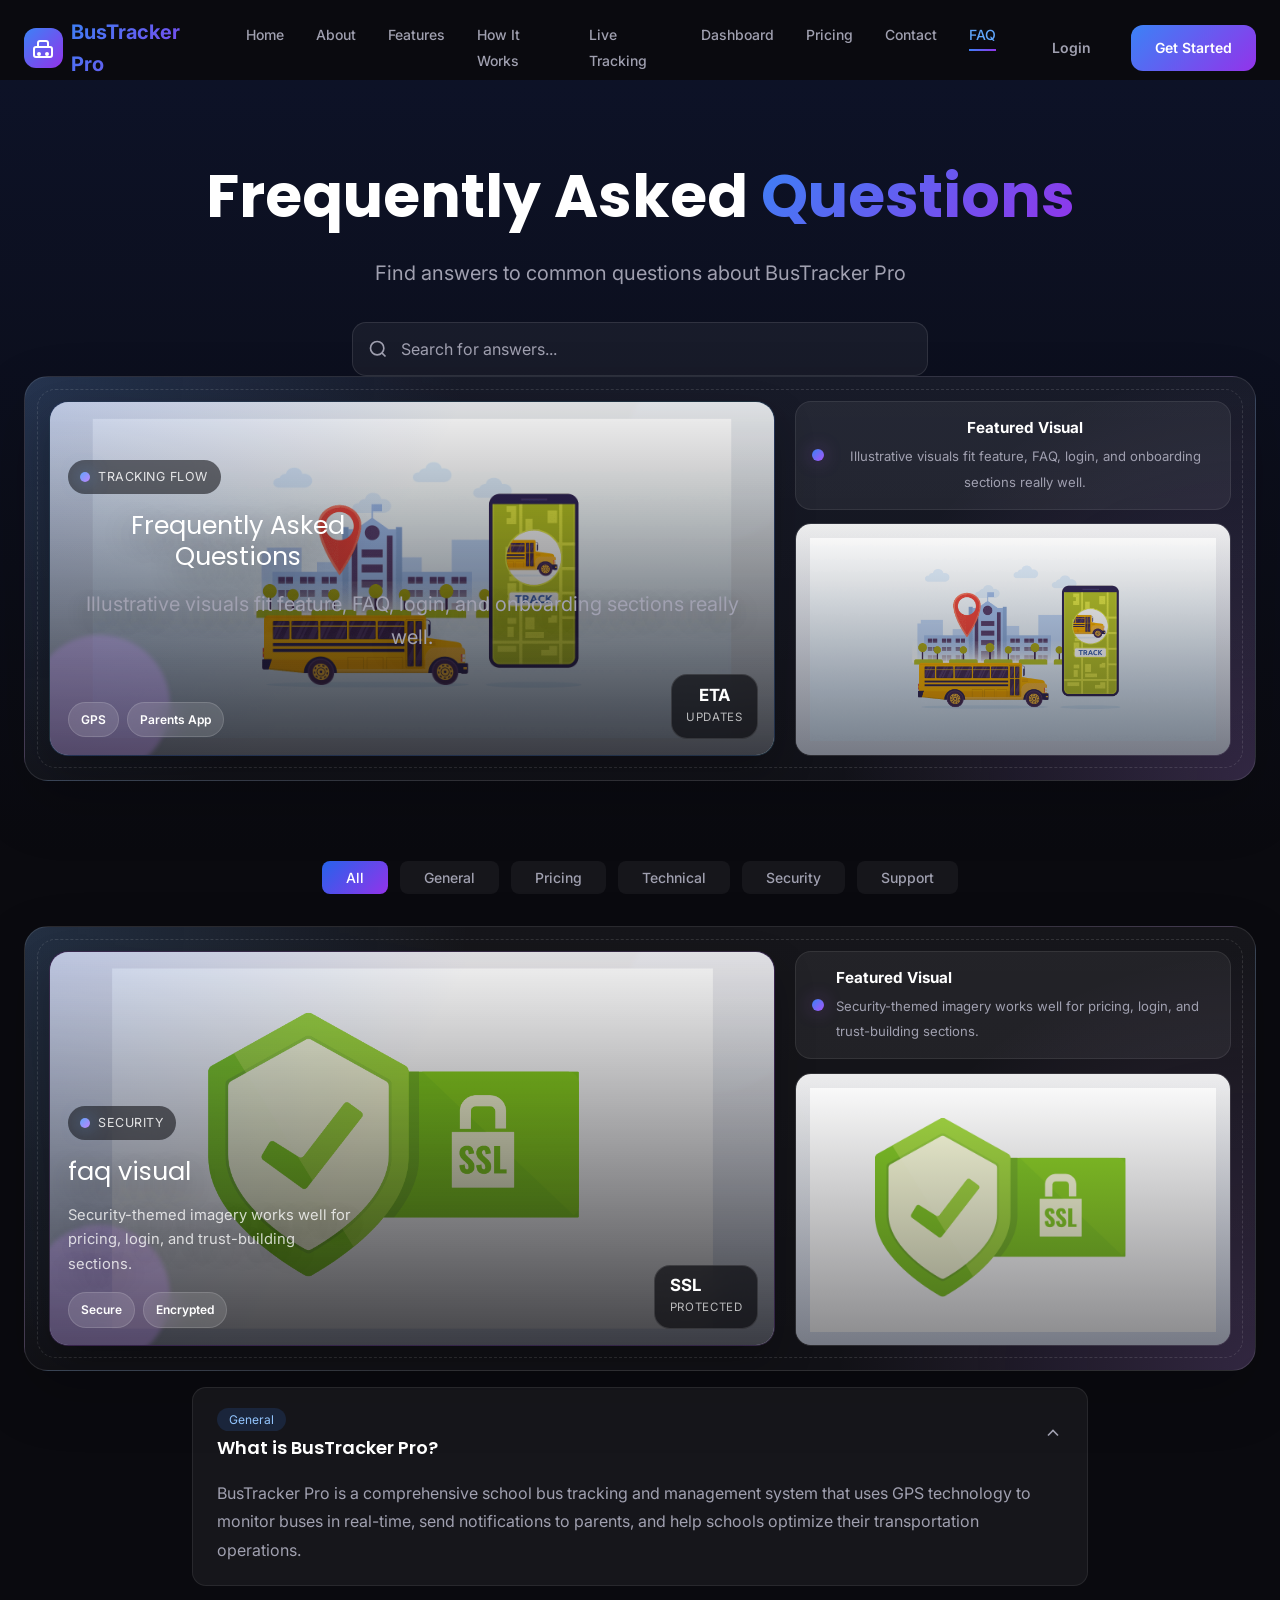
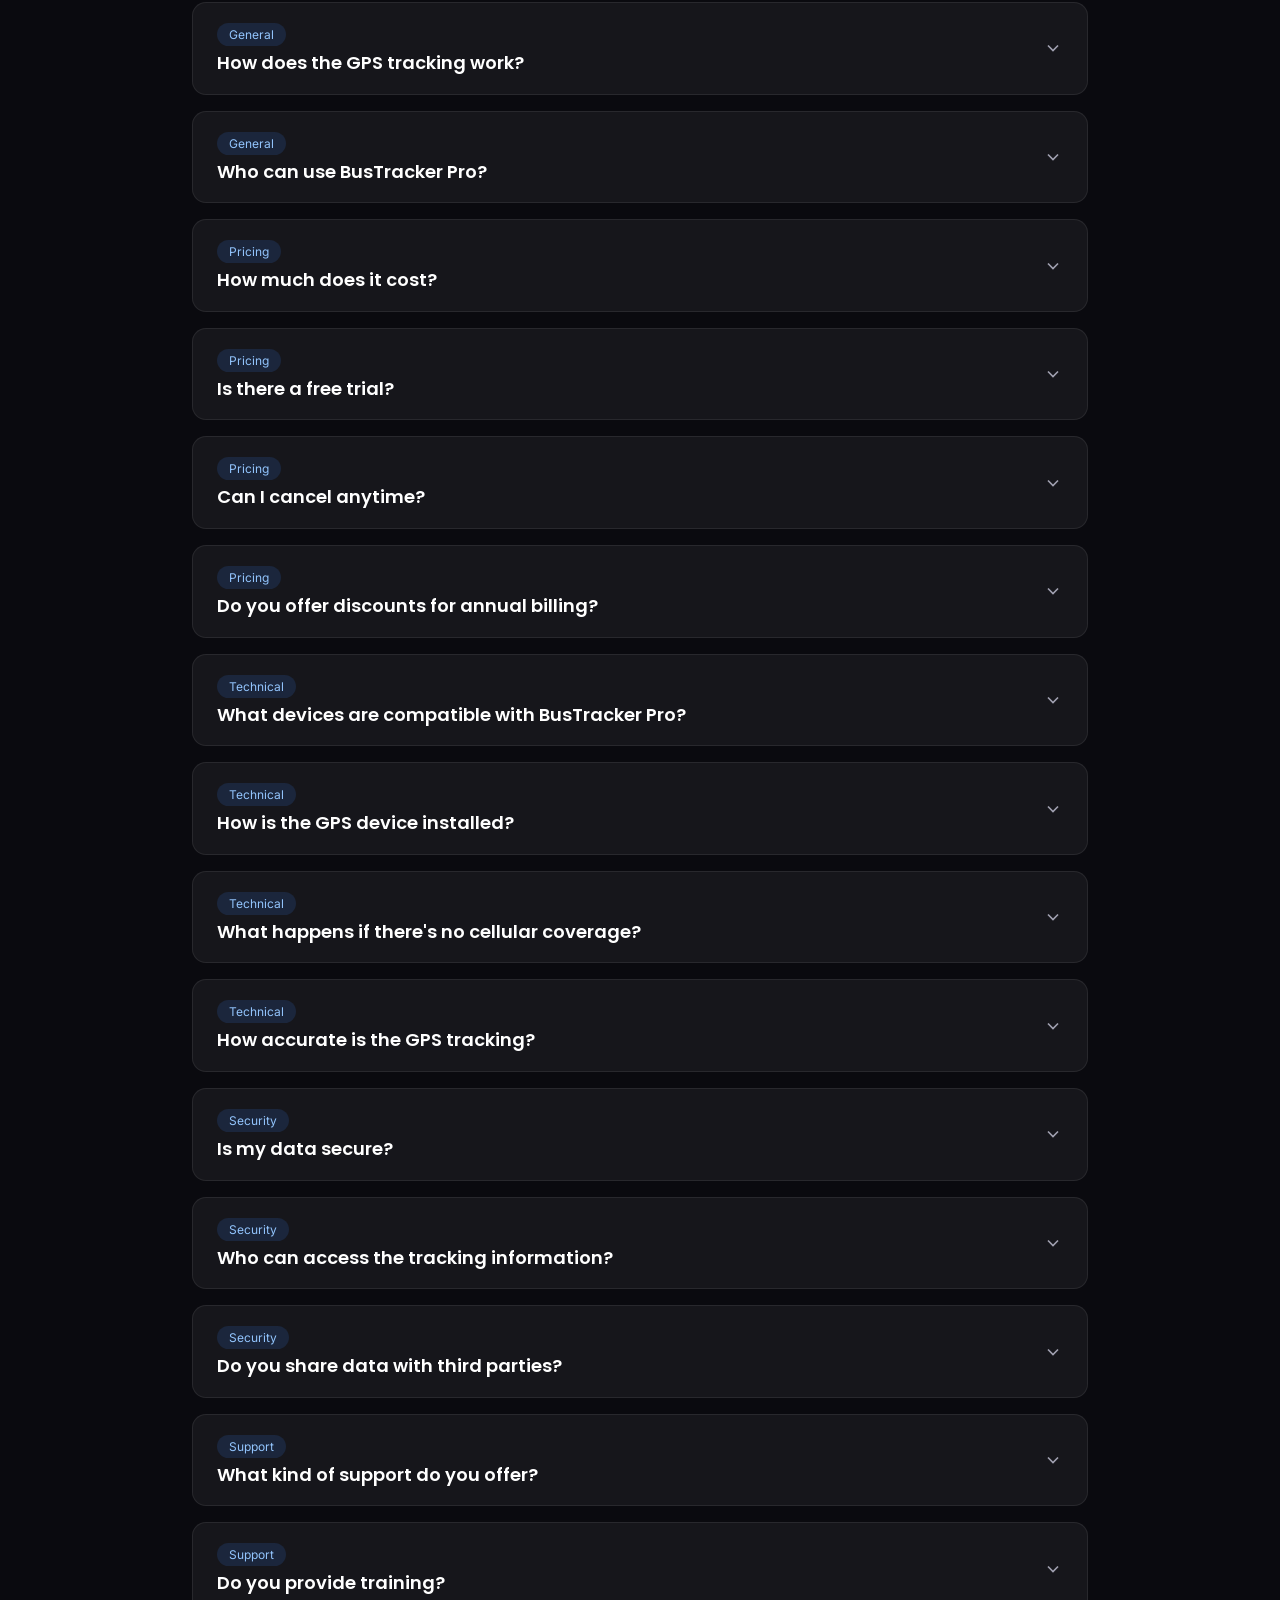
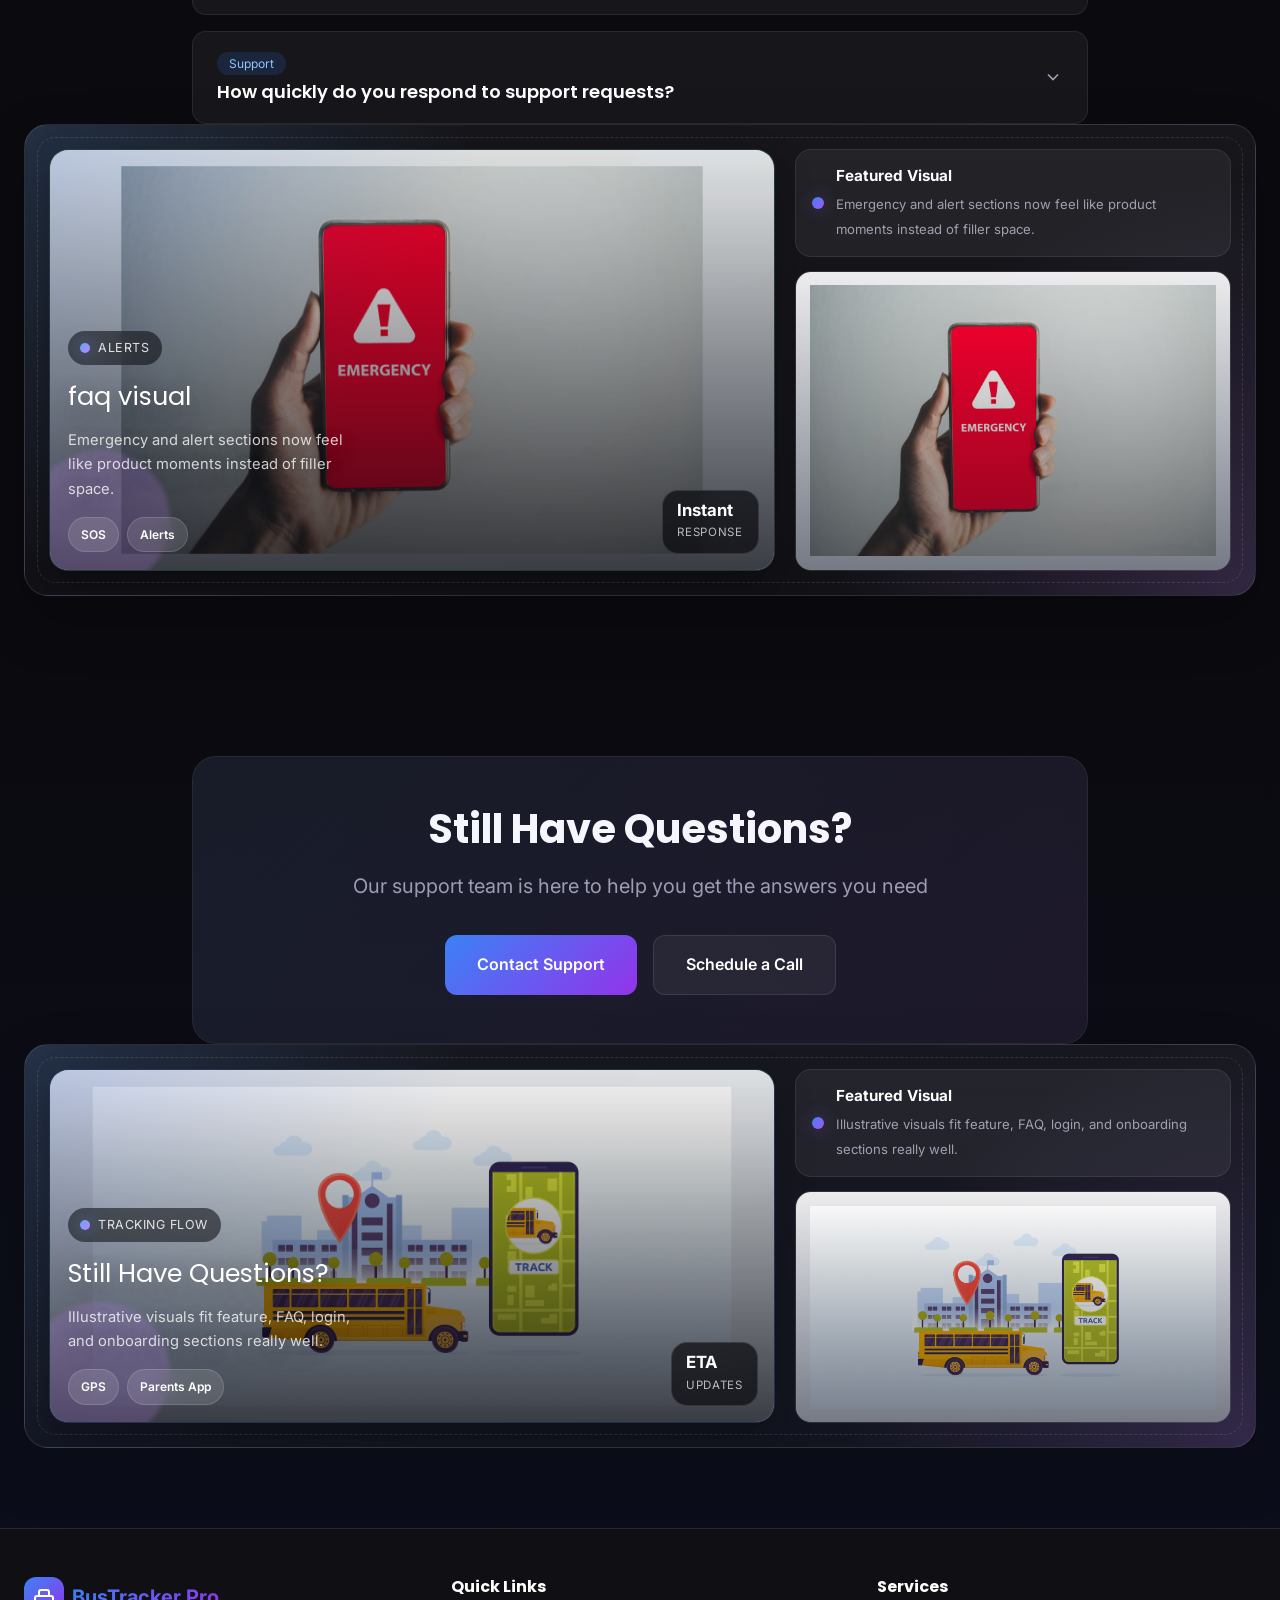
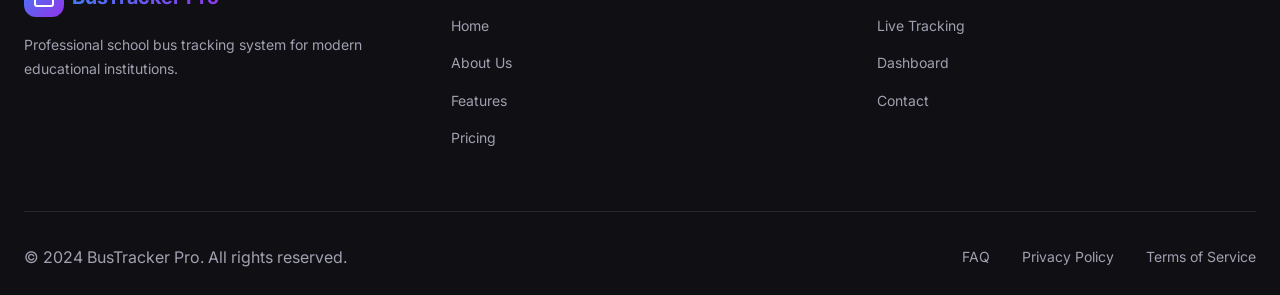
<file: faq.html>
<!DOCTYPE html>
<html lang="en">
<head>
    <meta charset="UTF-8">
    <meta name="viewport" content="width=device-width, initial-scale=1.0">
    <title>FAQ - BusTracker Pro</title>
    <link rel="stylesheet" href="css/style.css">
    <link rel="stylesheet" href="css/animations.css">
    <link rel="preconnect" href="https://fonts.googleapis.com">
    <link rel="preconnect" href="https://fonts.gstatic.com" crossorigin>
    <link href="https://fonts.googleapis.com/css2?family=Inter:wght@300;400;500;600;700;800;900&family=Poppins:wght@300;400;500;600;700;800;900&display=swap" rel="stylesheet">
    <style>
        .page-wrapper { padding-top: 80px; }
        .page-hero { padding: 5rem 0; position: relative; overflow: hidden; text-align: center; }
        .page-hero::before { content: ''; position: absolute; inset: 0; background: linear-gradient(to bottom, rgba(30,64,175,0.15), transparent); pointer-events: none; }
        .page-hero h1 { font-size: clamp(2.5rem, 6vw, 3.75rem); margin-bottom: 1.5rem; }
        .page-hero p { font-size: 1.25rem; color: var(--text-secondary); max-width: 48rem; margin: 0 auto 2rem; }
        .section-pad { padding: 5rem 0; }
        .section-pad-alt { padding: 5rem 0; background: linear-gradient(to bottom, transparent, rgba(30,64,175,0.07)); }
        .text-center { text-align: center; }

        .search-wrap { position: relative; max-width: 36rem; margin: 0 auto; }
        .search-wrap svg { position: absolute; left: 1rem; top: 50%; transform: translateY(-50%); width: 20px; height: 20px; stroke: var(--text-secondary); pointer-events: none; }
        .search-input { width: 100%; padding: 1rem 1rem 1rem 3rem; background: rgba(255,255,255,0.05); border: 1px solid rgba(255,255,255,0.1); border-radius: 0.875rem; color: white; font-family: inherit; font-size: 1rem; outline: none; box-sizing: border-box; transition: border-color 0.3s; }
        .search-input:focus { border-color: #3b82f6; }
        .search-input::placeholder { color: var(--text-secondary); }

        .cat-filters { display: flex; flex-wrap: wrap; gap: 0.75rem; justify-content: center; padding: 0 0 2rem; }
        .cat-btn { padding: 0.5rem 1.5rem; border-radius: 0.5rem; font-family: inherit; font-size: 0.875rem; font-weight: 500; cursor: pointer; transition: all 0.3s; border: none; }
        .cat-btn.active { background: linear-gradient(135deg, #2563eb, #9333ea); color: white; }
        .cat-btn:not(.active) { background: rgba(255,255,255,0.05); color: var(--text-secondary); }
        .cat-btn:not(.active):hover { background: rgba(255,255,255,0.09); color: white; }

        .faq-list { max-width: 56rem; margin: 0 auto; display: flex; flex-direction: column; gap: 1rem; }
        .faq-item { background: rgba(255,255,255,0.05); border: 1px solid rgba(255,255,255,0.08); border-radius: 0.875rem; overflow: hidden; }
        .faq-question { width: 100%; padding: 1.25rem 1.5rem; display: flex; align-items: center; justify-content: space-between; text-align: left; background: none; border: none; color: inherit; cursor: pointer; font-family: inherit; gap: 1rem; }
        .faq-question:hover { background: rgba(255,255,255,0.04); }
        .faq-question-content { flex: 1; }
        .faq-category { display: inline-block; padding: 0.25rem 0.75rem; background: rgba(59,130,246,0.15); color: #93c5fd; font-size: 0.75rem; border-radius: 9999px; margin-bottom: 0.375rem; }
        .faq-question h3 { font-size: 1.125rem; font-weight: 600; }
        .faq-chevron { width: 20px; height: 20px; stroke: var(--text-secondary); flex-shrink: 0; transition: transform 0.3s ease; }
        .faq-item.open .faq-chevron { transform: rotate(180deg); }
        .faq-answer { display: none; padding: 0 1.5rem 1.25rem; }
        .faq-answer p { color: var(--text-secondary); line-height: 1.8; }
        .faq-item.open .faq-answer { display: block; }

        .no-results { text-align: center; padding: 5rem 0; color: var(--text-secondary); }

        .cta-card { background: rgba(255,255,255,0.05); border: 1px solid rgba(255,255,255,0.08); border-radius: 1.5rem; padding: 3rem; text-align: center; position: relative; overflow: hidden; max-width: 56rem; margin: 0 auto; }
        .cta-card::before { content: ''; position: absolute; inset: 0; background: linear-gradient(135deg, rgba(59,130,246,0.06), rgba(147,51,234,0.06)); pointer-events: none; }
        .cta-card h2 { font-size: 2.5rem; margin-bottom: 1rem; }
        .cta-card p { color: var(--text-secondary); font-size: 1.25rem; margin-bottom: 2rem; }
        .btn-group { display: flex; flex-wrap: wrap; gap: 1rem; justify-content: center; }
    </style>
</head>
<body>
    <nav class="navbar" id="navbar">
        <div class="container">
            <div class="nav-wrapper">
                <a href="index.html" class="logo">
                    <div class="logo-icon">
                        <svg width="24" height="24" viewBox="0 0 24 24" fill="none" stroke="currentColor" stroke-width="2">
                            <rect x="3" y="11" width="18" height="10" rx="2"/>
                            <path d="M7 11V7a2 2 0 0 1 2-2h6a2 2 0 0 1 2 2v4"/>
                            <circle cx="8" cy="18" r="1"/>
                            <circle cx="16" cy="18" r="1"/>
                        </svg>
                    </div>
                    <span class="logo-text">BusTracker Pro</span>
                </a>
                <ul class="nav-menu" id="navMenu">
                    <li><a href="index.html" class="nav-link">Home</a></li>
                    <li><a href="about.html" class="nav-link">About</a></li>
                    <li><a href="features.html" class="nav-link">Features</a></li>
                    <li><a href="how-it-works.html" class="nav-link">How It Works</a></li>
                    <li><a href="tracking.html" class="nav-link">Live Tracking</a></li>
                    <li><a href="dashboard.html" class="nav-link">Dashboard</a></li>
                    <li><a href="pricing.html" class="nav-link">Pricing</a></li>
                    <li><a href="contact.html" class="nav-link">Contact</a></li>
                    <li><a href="faq.html" class="nav-link active">FAQ</a></li>
                </ul>
                <div class="nav-actions">
                    <a href="login.html" class="btn btn-text">Login</a>
                    <a href="register.html" class="btn btn-primary">Get Started</a>
                </div>
                <button class="mobile-toggle" id="mobileToggle" aria-label="Toggle menu">
                    <span></span><span></span><span></span>
                </button>
            </div>
        </div>
    </nav>

    <div class="page-wrapper">
        <!-- Hero -->
        <section class="page-hero">
            <div class="container fade-in-up">
                <h1>Frequently Asked <span class="gradient-text">Questions</span></h1>
                <p>Find answers to common questions about BusTracker Pro</p>
                <div class="search-wrap">
                    <svg viewBox="0 0 24 24" fill="none" stroke="currentColor" stroke-width="2"><circle cx="11" cy="11" r="8"/><line x1="21" y1="21" x2="16.65" y2="16.65"/></svg>
                    <input type="text" class="search-input" id="faqSearch" placeholder="Search for answers..." oninput="filterFAQ()">
                </div>
            </div>
        </section>

        <!-- Categories -->
        <section style="padding: 0 0 1rem;">
            <div class="container">
                <div class="cat-filters fade-in-up" id="catFilters">
                    <button class="cat-btn active" onclick="setCategory('all', this)">All</button>
                    <button class="cat-btn" onclick="setCategory('General', this)">General</button>
                    <button class="cat-btn" onclick="setCategory('Pricing', this)">Pricing</button>
                    <button class="cat-btn" onclick="setCategory('Technical', this)">Technical</button>
                    <button class="cat-btn" onclick="setCategory('Security', this)">Security</button>
                    <button class="cat-btn" onclick="setCategory('Support', this)">Support</button>
                </div>
            </div>
        </section>

        <!-- FAQ List -->
        <section style="padding: 0 0 5rem;">
            <div class="container">
                <div class="faq-list" id="faqList"></div>
                <div class="no-results" id="noResults" style="display:none;">
                    <p>No results found</p>
                    <p style="font-size:0.875rem; margin-top:0.5rem;">Try adjusting your search or filters</p>
                </div>
            </div>
        </section>

        <!-- CTA -->
        <section class="section-pad-alt">
            <div class="container">
                <div class="cta-card fade-in-up">
                    <h2>Still Have Questions?</h2>
                    <p>Our support team is here to help you get the answers you need</p>
                    <div class="btn-group">
                        <a href="contact.html" class="btn btn-primary btn-lg">Contact Support</a>
                        <a href="#" class="btn btn-secondary btn-lg">Schedule a Call</a>
                    </div>
                </div>
            </div>
        </section>
    </div>

    <footer class="footer">
        <div class="container">
            <div class="footer-content">
                <div class="footer-section">
                    <a href="index.html" class="footer-logo">
                        <div class="logo-icon"><svg width="24" height="24" viewBox="0 0 24 24" fill="none" stroke="currentColor" stroke-width="2"><rect x="3" y="11" width="18" height="10" rx="2"/><path d="M7 11V7a2 2 0 0 1 2-2h6a2 2 0 0 1 2 2v4"/></svg></div>
                        <span class="logo-text">BusTracker Pro</span>
                    </a>
                    <p class="footer-description">Professional school bus tracking system for modern educational institutions.</p>
                </div>
                <div class="footer-section">
                    <h3 class="footer-title">Quick Links</h3>
                    <ul class="footer-links">
                        <li><a href="index.html">Home</a></li>
                        <li><a href="about.html">About Us</a></li>
                        <li><a href="features.html">Features</a></li>
                        <li><a href="pricing.html">Pricing</a></li>
                    </ul>
                </div>
                <div class="footer-section">
                    <h3 class="footer-title">Services</h3>
                    <ul class="footer-links">
                        <li><a href="tracking.html">Live Tracking</a></li>
                        <li><a href="dashboard.html">Dashboard</a></li>
                        <li><a href="contact.html">Contact</a></li>
                    </ul>
                </div>
            </div>
            <div class="footer-bottom">
                <p>&copy; 2024 BusTracker Pro. All rights reserved.</p>
                <div class="footer-bottom-links">
                    <a href="faq.html">FAQ</a>
                    <a href="#">Privacy Policy</a>
                    <a href="#">Terms of Service</a>
                </div>
            </div>
        </div>
    </footer>

    <script src="js/main.js"></script>
    <script>
        const faqs = [
            { category: 'General', question: 'What is BusTracker Pro?', answer: 'BusTracker Pro is a comprehensive school bus tracking and management system that uses GPS technology to monitor buses in real-time, send notifications to parents, and help schools optimize their transportation operations.' },
            { category: 'General', question: 'How does the GPS tracking work?', answer: 'We install a small GPS device in each bus that sends location data to our cloud platform every 10 seconds. This data is then displayed on our web dashboard and mobile apps, allowing real-time tracking of all buses.' },
            { category: 'General', question: 'Who can use BusTracker Pro?', answer: 'BusTracker Pro is designed for schools, educational institutions, and school districts of all sizes. We serve K-12 schools, private schools, charter schools, and university campuses.' },
            { category: 'Pricing', question: 'How much does it cost?', answer: 'We offer three pricing tiers: Starter ($99/month for up to 5 buses), Professional ($249/month for up to 20 buses), and Enterprise (custom pricing for unlimited buses). All plans include a 30-day free trial.' },
            { category: 'Pricing', question: 'Is there a free trial?', answer: 'Yes! We offer a 30-day free trial with no credit card required. You get full access to all features during the trial period.' },
            { category: 'Pricing', question: 'Can I cancel anytime?', answer: 'Absolutely. There are no long-term contracts. You can cancel your subscription at any time with no penalties or cancellation fees.' },
            { category: 'Pricing', question: 'Do you offer discounts for annual billing?', answer: 'Yes, we offer a 15% discount for schools that choose annual billing instead of monthly billing.' },
            { category: 'Technical', question: 'What devices are compatible with BusTracker Pro?', answer: 'Our system works on all modern web browsers (Chrome, Firefox, Safari, Edge) and we have native mobile apps for iOS and Android devices.' },
            { category: 'Technical', question: 'How is the GPS device installed?', answer: 'Installation is simple and takes about 15 minutes per bus. The device plugs into the OBD-II port and requires no wiring. We also offer professional installation services.' },
            { category: 'Technical', question: 'What happens if there\'s no cellular coverage?', answer: 'The GPS device stores location data locally when there\'s no signal and automatically uploads it once connection is restored. This ensures no data is lost.' },
            { category: 'Technical', question: 'How accurate is the GPS tracking?', answer: 'Our GPS devices provide accuracy within 3-5 meters under normal conditions. Location updates are sent every 10 seconds while the bus is moving.' },
            { category: 'Security', question: 'Is my data secure?', answer: 'Yes, we take security very seriously. All data is encrypted in transit (TLS 1.3) and at rest (AES-256). We are GDPR compliant and conduct regular security audits.' },
            { category: 'Security', question: 'Who can access the tracking information?', answer: 'Access is role-based. School administrators have full access, drivers see only their assigned bus, and parents only see information for their own children. All access is password-protected.' },
            { category: 'Security', question: 'Do you share data with third parties?', answer: 'No, we never sell or share your data with third parties. Your data is yours, and we only use it to provide our services to you.' },
            { category: 'Support', question: 'What kind of support do you offer?', answer: 'We offer email support for all plans, priority support for Professional plans, and 24/7 phone support for Enterprise customers. We also have extensive documentation and video tutorials.' },
            { category: 'Support', question: 'Do you provide training?', answer: 'Yes, all new customers receive onboarding training via video call. Enterprise customers can also request on-site training sessions.' },
            { category: 'Support', question: 'How quickly do you respond to support requests?', answer: 'Starter plan customers receive responses within 24 hours, Professional within 4 hours, and Enterprise customers get priority support with 1-hour response time.' },
        ];

        let currentCategory = 'all';

        function renderFAQ() {
            const search = document.getElementById('faqSearch').value.toLowerCase();
            const list = document.getElementById('faqList');
            const noResults = document.getElementById('noResults');
            const filtered = faqs.filter(f => {
                const matchCat = currentCategory === 'all' || f.category === currentCategory;
                const matchSearch = f.question.toLowerCase().includes(search) || f.answer.toLowerCase().includes(search);
                return matchCat && matchSearch;
            });
            if (filtered.length === 0) {
                list.innerHTML = '';
                noResults.style.display = 'block';
            } else {
                noResults.style.display = 'none';
                list.innerHTML = filtered.map((f, i) => `
                    <div class="faq-item fade-in-up" style="animation-delay:${i * 0.04}s;">
                        <button class="faq-question" onclick="toggleFAQ(this)">
                            <div class="faq-question-content">
                                <span class="faq-category">${f.category}</span>
                                <h3>${f.question}</h3>
                            </div>
                            <svg class="faq-chevron" viewBox="0 0 24 24" fill="none" stroke="currentColor" stroke-width="2"><polyline points="6 9 12 15 18 9"/></svg>
                        </button>
                        <div class="faq-answer"><p>${f.answer}</p></div>
                    </div>
                `).join('');
                // Open first item
                const first = list.querySelector('.faq-item');
                if (first) first.classList.add('open');
            }
        }

        function toggleFAQ(btn) {
            const item = btn.closest('.faq-item');
            item.classList.toggle('open');
        }

        function setCategory(cat, btn) {
            currentCategory = cat;
            document.querySelectorAll('.cat-btn').forEach(b => b.classList.remove('active'));
            btn.classList.add('active');
            renderFAQ();
        }

        function filterFAQ() { renderFAQ(); }

        renderFAQ();
    </script>
</body>
</html>
</file>
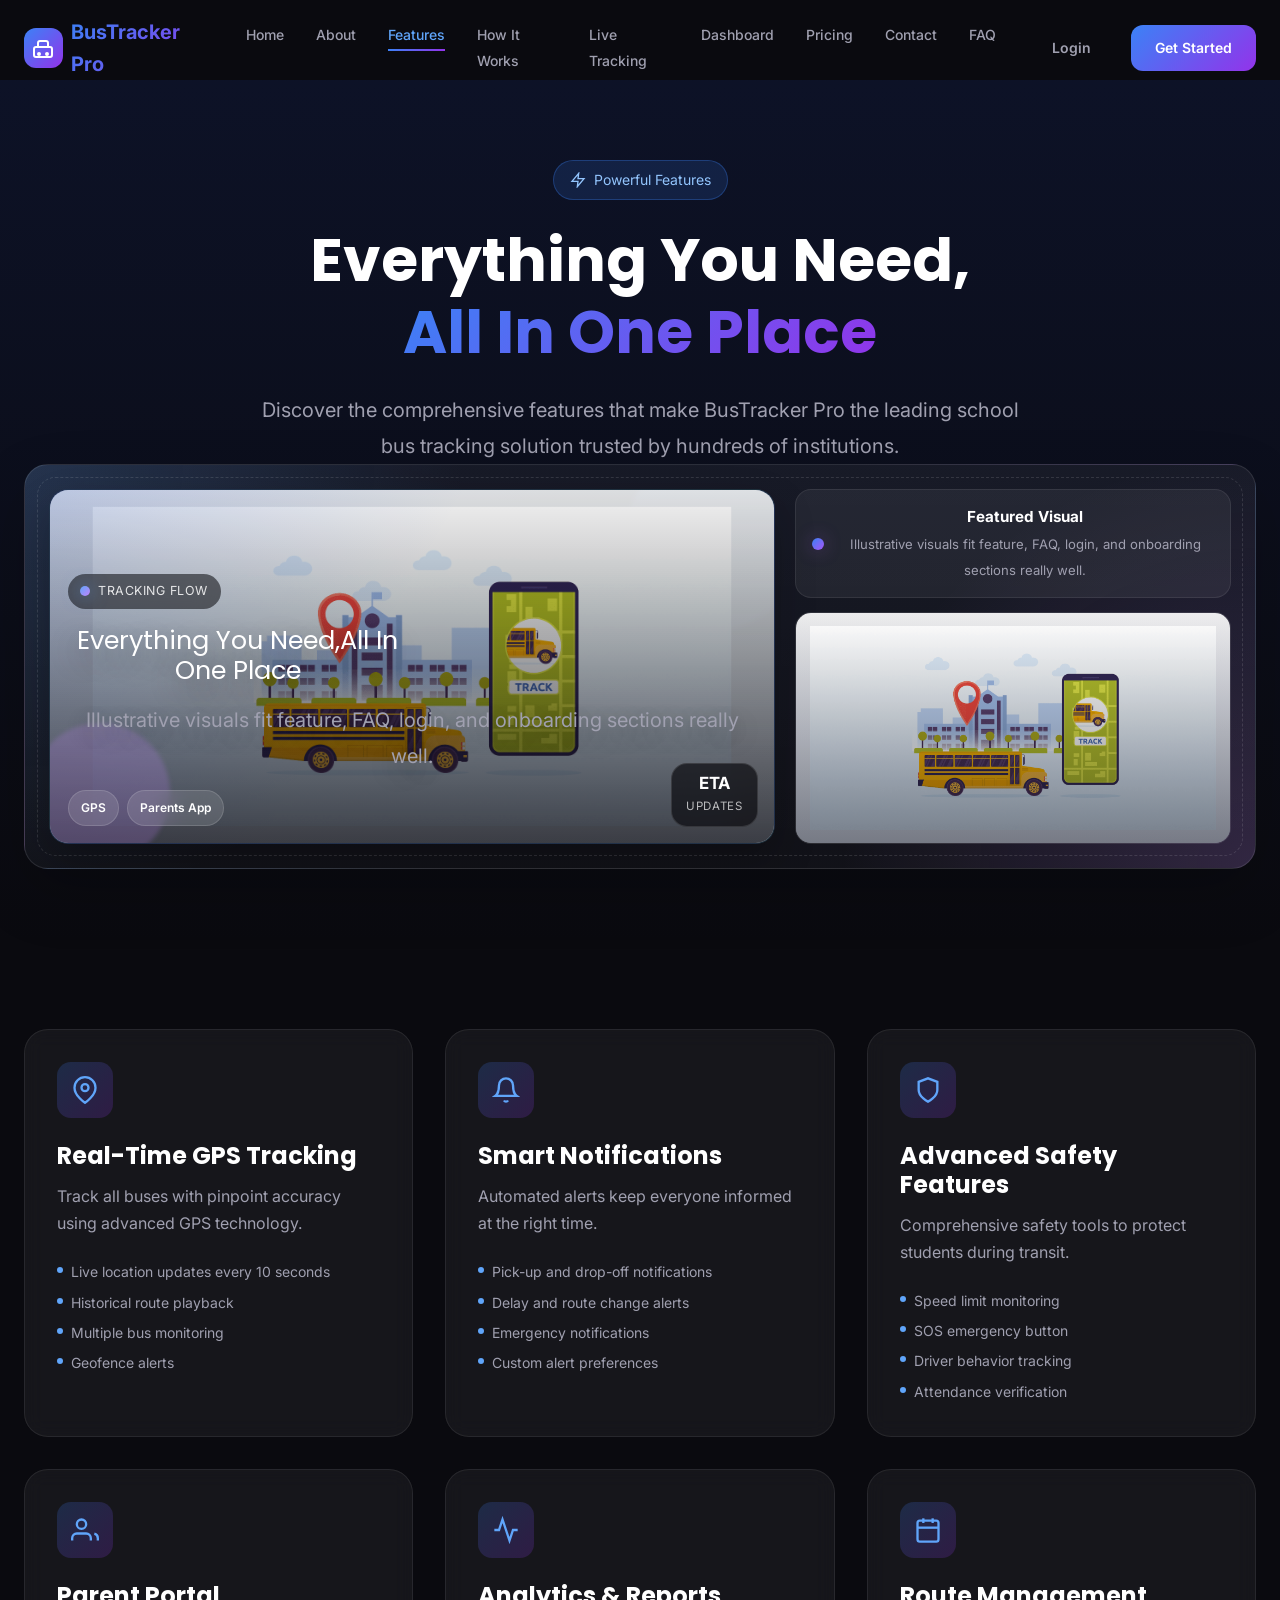
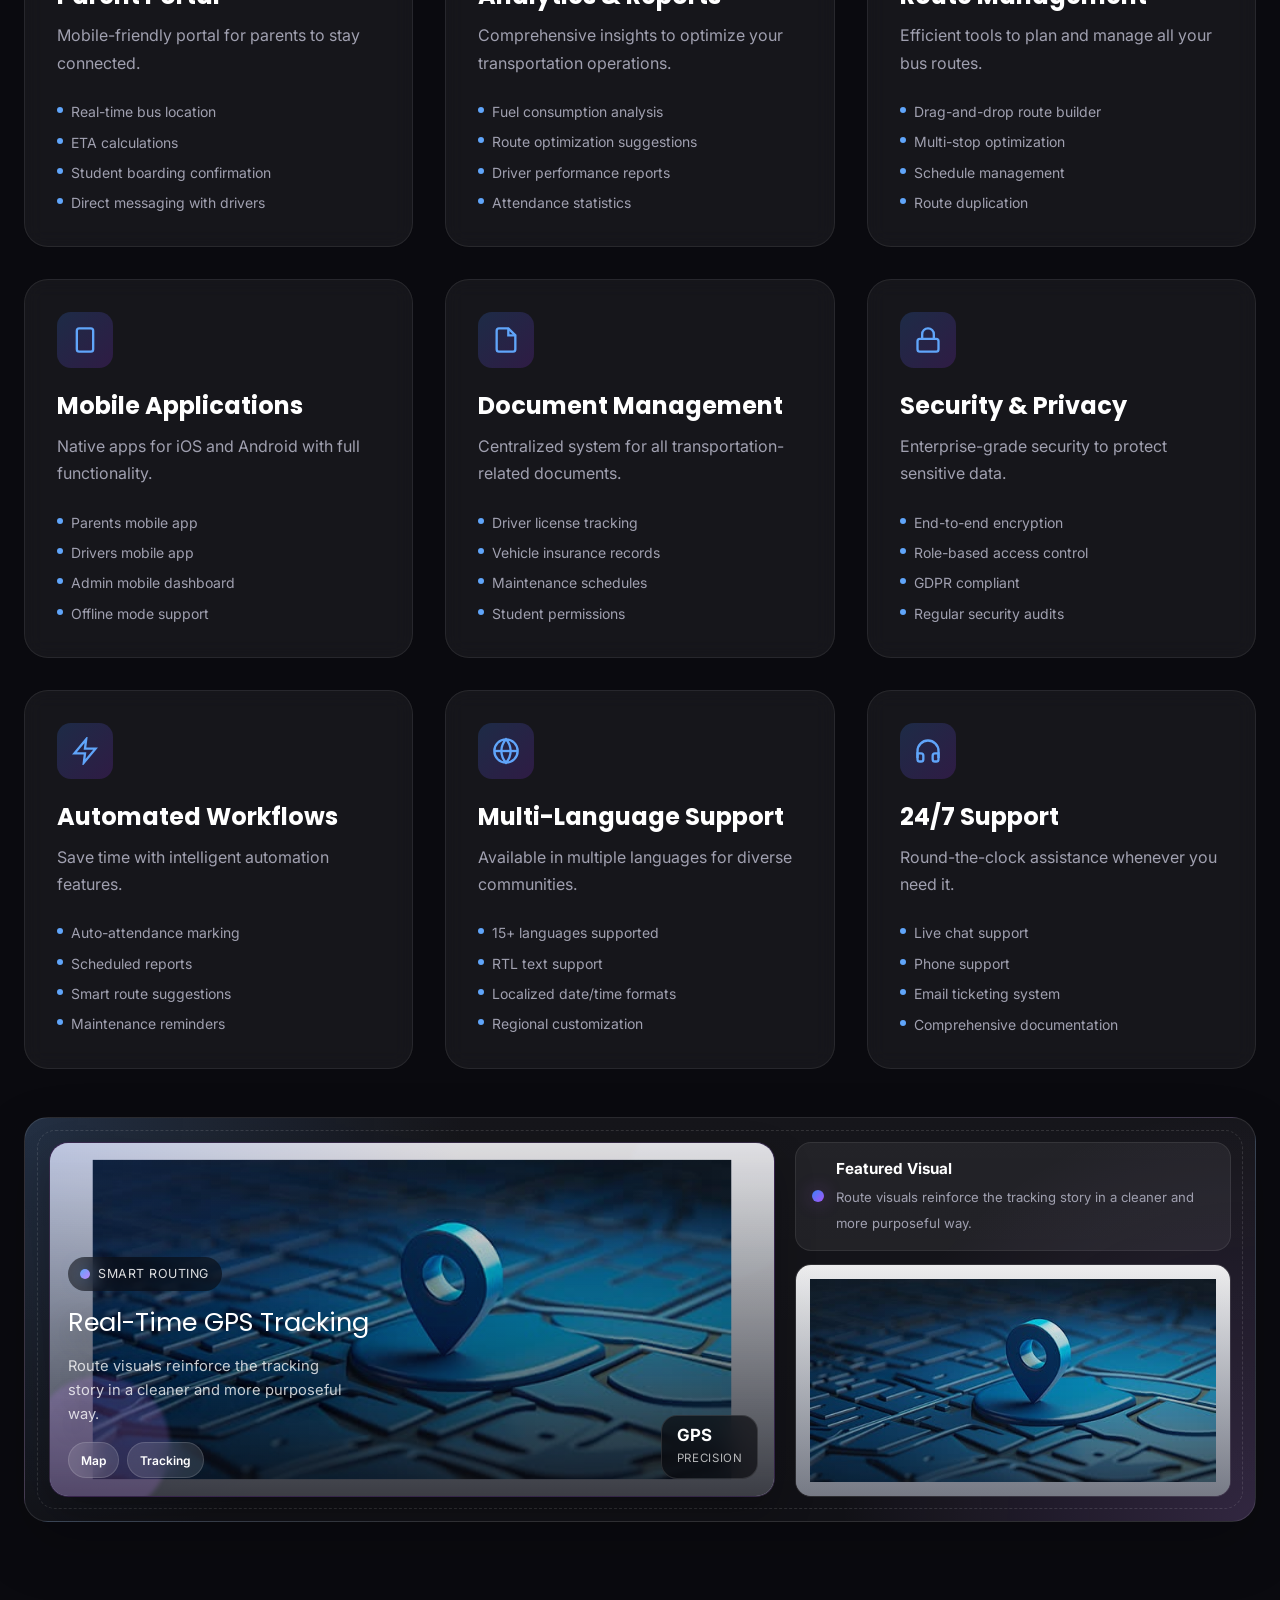
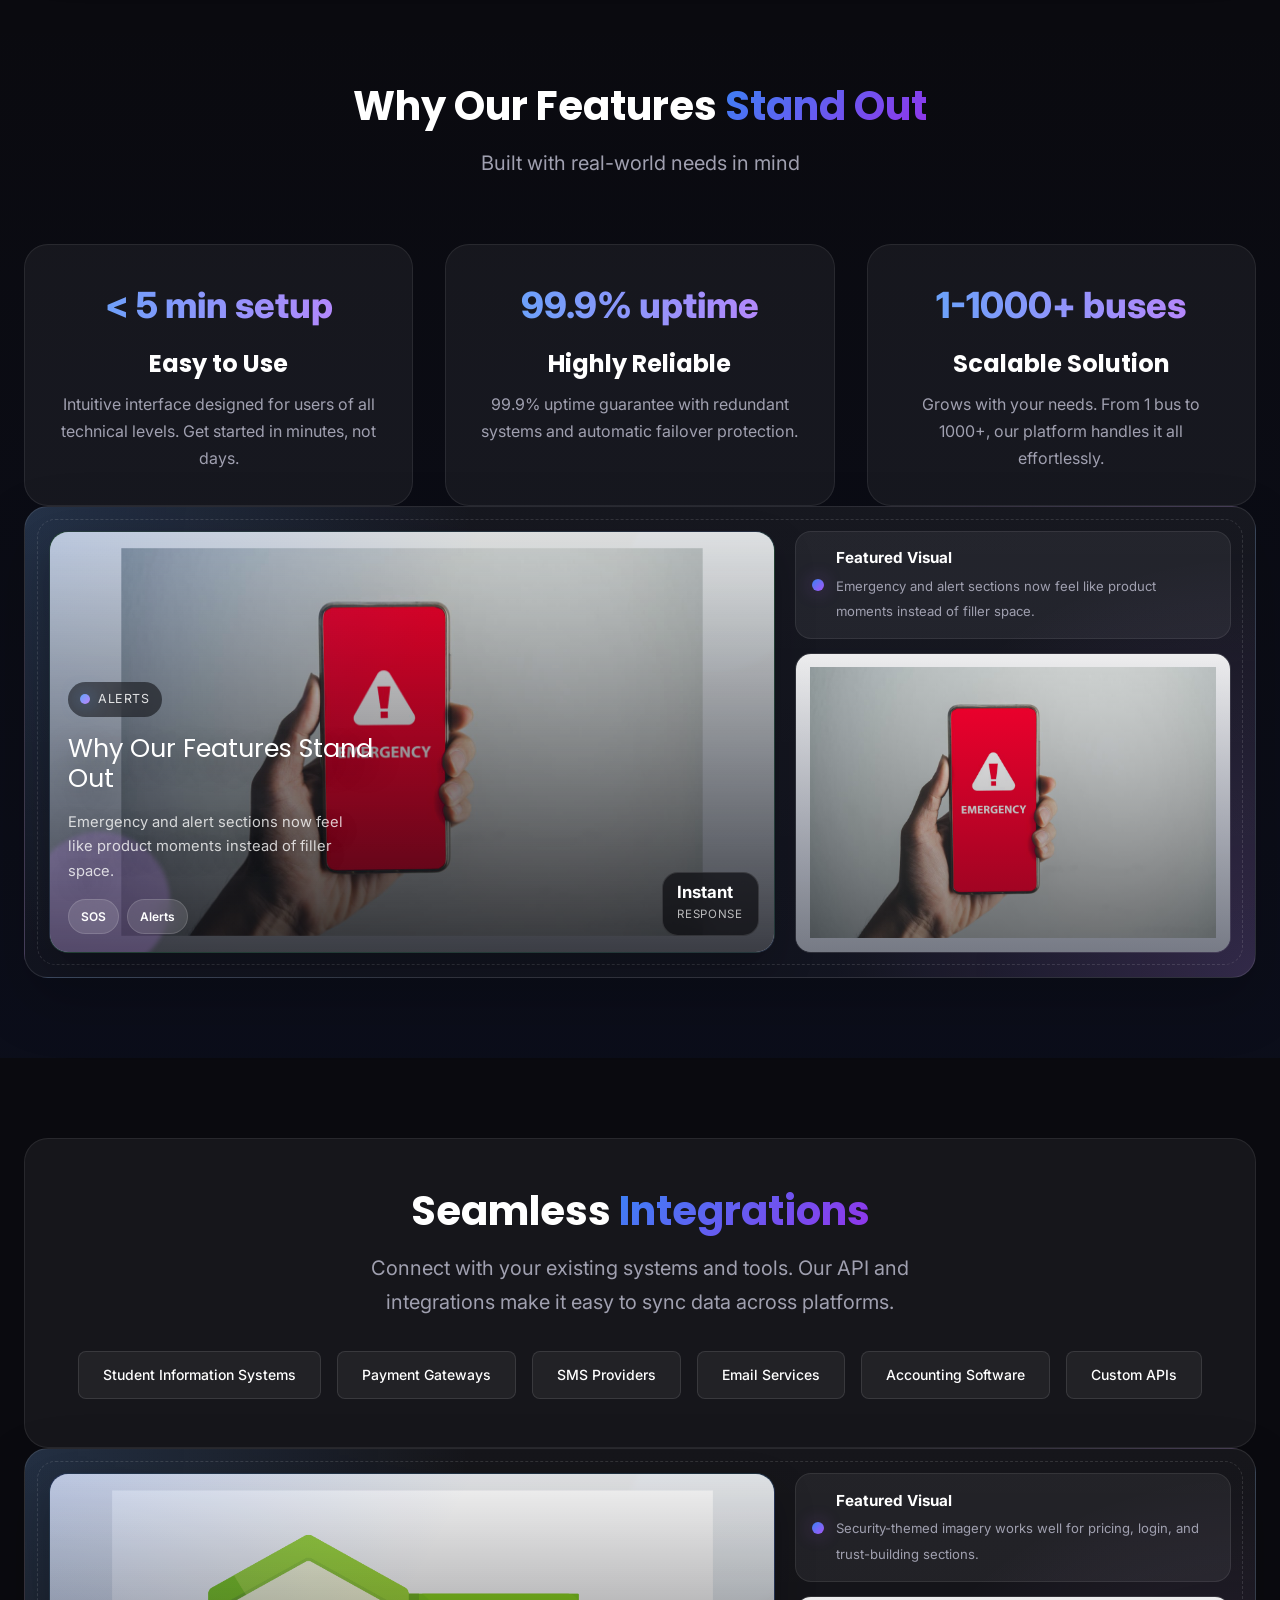
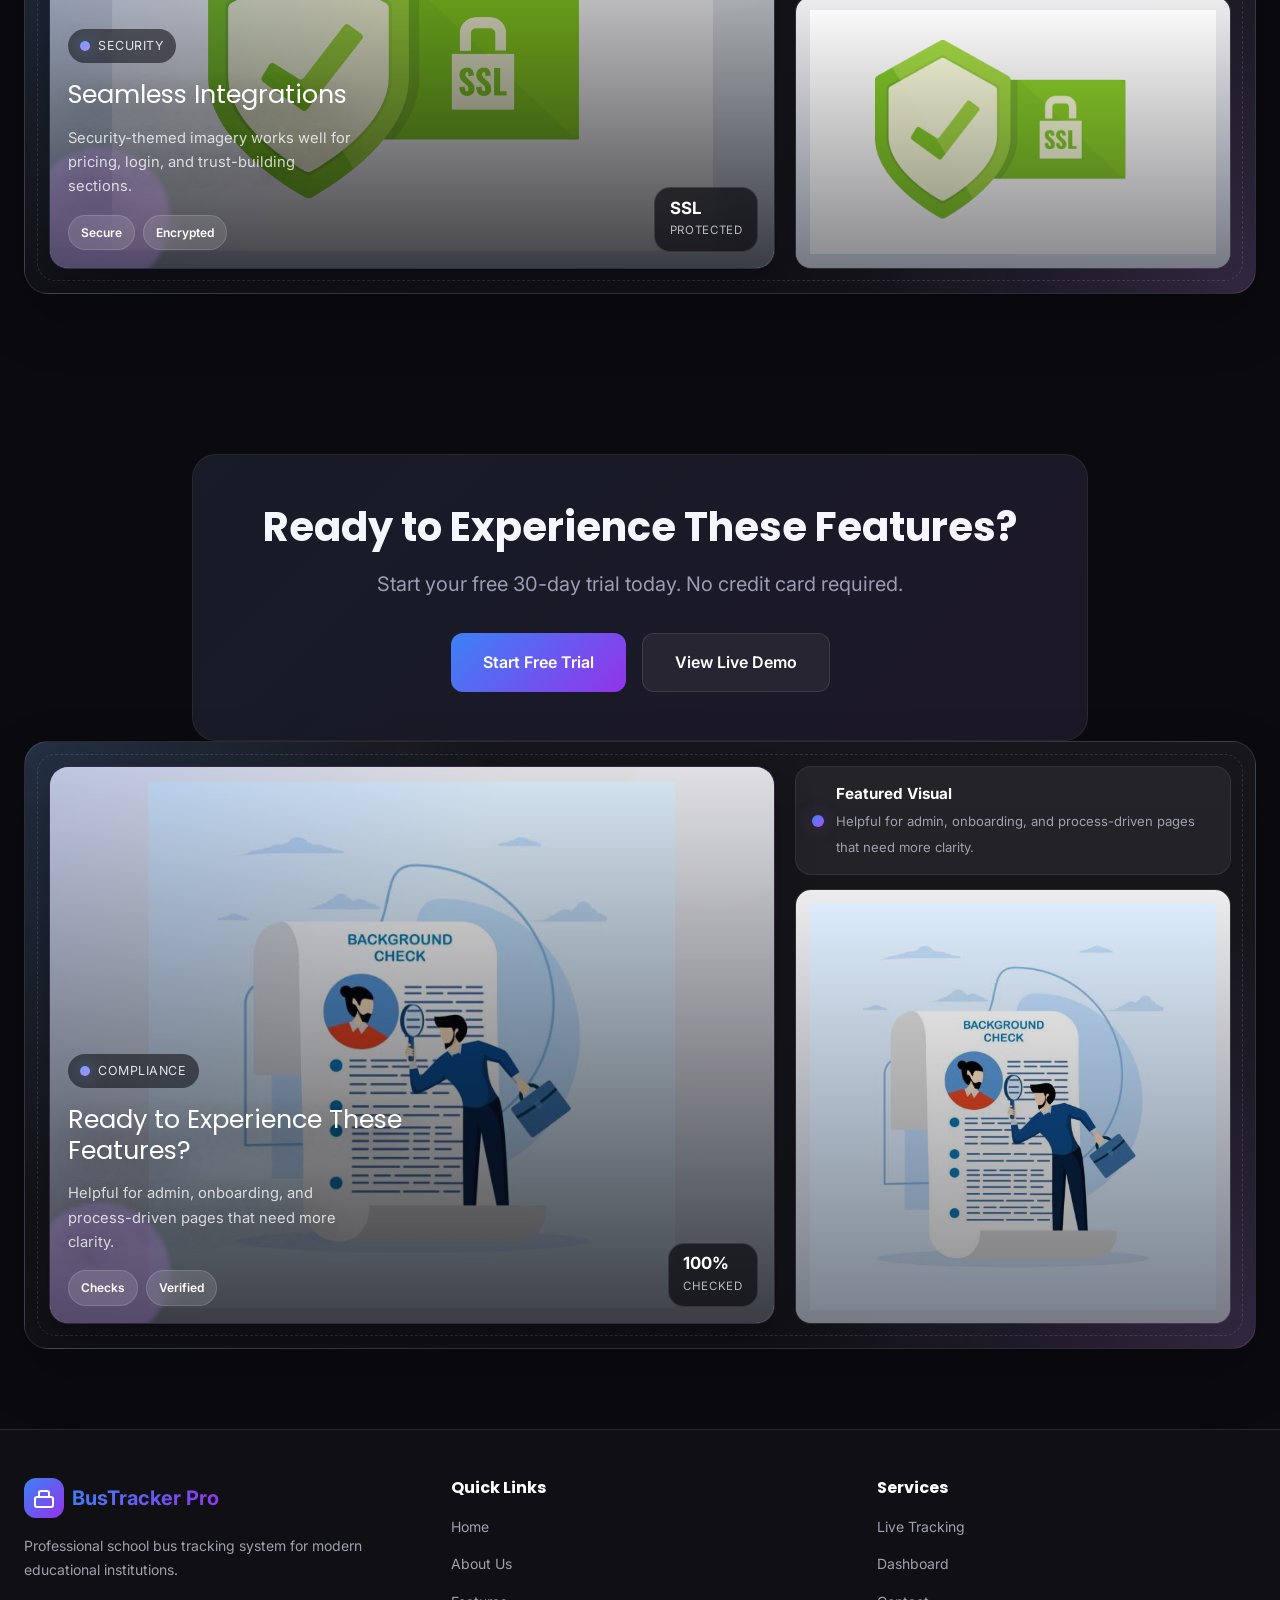
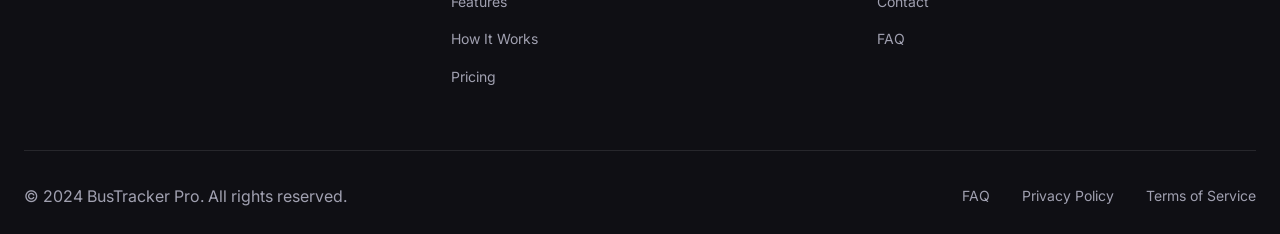
<file: features.html>
<!DOCTYPE html>
<html lang="en">
<head>
    <meta charset="UTF-8">
    <meta name="viewport" content="width=device-width, initial-scale=1.0">
    <title>Features - BusTracker Pro</title>
    <link rel="stylesheet" href="css/style.css">
    <link rel="stylesheet" href="css/animations.css">
    <link rel="preconnect" href="https://fonts.googleapis.com">
    <link rel="preconnect" href="https://fonts.gstatic.com" crossorigin>
    <link href="https://fonts.googleapis.com/css2?family=Inter:wght@300;400;500;600;700;800;900&family=Poppins:wght@300;400;500;600;700;800;900&display=swap" rel="stylesheet">
    <style>
        .page-wrapper { padding-top: 80px; }
        .page-hero { padding: 5rem 0; position: relative; overflow: hidden; text-align: center; }
        .page-hero::before { content: ''; position: absolute; inset: 0; background: linear-gradient(to bottom, rgba(30,64,175,0.15), transparent); pointer-events: none; }
        .page-hero h1 { font-size: clamp(2.5rem, 6vw, 3.75rem); margin-bottom: 1.5rem; }
        .page-hero p { font-size: 1.25rem; color: var(--text-secondary); max-width: 48rem; margin: 0 auto; line-height: 1.8; }
        .badge-pill { display: inline-flex; align-items: center; gap: 0.5rem; padding: 0.5rem 1rem; background: rgba(59,130,246,0.15); border: 1px solid rgba(59,130,246,0.3); border-radius: 9999px; margin-bottom: 1.5rem; font-size: 0.875rem; color: #93c5fd; }
        .section-pad { padding: 5rem 0; }
        .section-pad-alt { padding: 5rem 0; background: linear-gradient(to bottom, transparent, rgba(30,64,175,0.07)); }
        .text-center { text-align: center; }

        .features-grid { display: grid; grid-template-columns: repeat(auto-fit, minmax(300px, 1fr)); gap: 2rem; }
        .feature-card-full { background: rgba(255,255,255,0.05); border: 1px solid rgba(255,255,255,0.08); border-radius: 1.5rem; padding: 2rem; backdrop-filter: blur(10px); transition: background 0.3s ease; }
        .feature-card-full:hover { background: rgba(255,255,255,0.09); }
        .feature-card-full:hover .icon-box { transform: scale(1.1); }
        .icon-box { width: 56px; height: 56px; background: linear-gradient(135deg, rgba(59,130,246,0.2), rgba(147,51,234,0.2)); border-radius: 0.875rem; display: flex; align-items: center; justify-content: center; margin-bottom: 1.5rem; transition: transform 0.3s ease; }
        .icon-box svg { width: 28px; height: 28px; color: #60a5fa; stroke: #60a5fa; }
        .feature-card-full h3 { font-size: 1.5rem; margin-bottom: 0.75rem; }
        .feature-card-full > p { color: var(--text-secondary); margin-bottom: 1.5rem; }
        .feature-list { list-style: none; display: flex; flex-direction: column; gap: 0.5rem; }
        .feature-list li { display: flex; align-items: flex-start; gap: 0.5rem; font-size: 0.875rem; color: var(--text-secondary); }
        .feature-list li::before { content: ''; width: 6px; height: 6px; border-radius: 50%; background: #60a5fa; flex-shrink: 0; margin-top: 0.375rem; }

        .highlights-grid { display: grid; grid-template-columns: repeat(auto-fit, minmax(260px, 1fr)); gap: 2rem; }
        .highlight-card { background: rgba(255,255,255,0.05); border: 1px solid rgba(255,255,255,0.08); border-radius: 1.5rem; padding: 2rem; text-align: center; }
        .highlight-stat { font-size: 2.25rem; font-weight: 800; background: linear-gradient(to right, #60a5fa, #c084fc); -webkit-background-clip: text; -webkit-text-fill-color: transparent; background-clip: text; margin-bottom: 1rem; }

        .integrations-card { background: rgba(255,255,255,0.05); border: 1px solid rgba(255,255,255,0.08); border-radius: 1.5rem; padding: 3rem; text-align: center; }
        .integrations-card h2 { font-size: 2.5rem; margin-bottom: 1rem; }
        .integrations-card p { color: var(--text-secondary); font-size: 1.25rem; max-width: 36rem; margin: 0 auto 2rem; }
        .integration-tags { display: flex; flex-wrap: wrap; justify-content: center; gap: 1rem; }
        .integration-tag { padding: 0.75rem 1.5rem; background: rgba(255,255,255,0.05); border: 1px solid rgba(255,255,255,0.1); border-radius: 0.5rem; font-size: 0.875rem; font-weight: 500; }

        .cta-card { background: rgba(255,255,255,0.05); border: 1px solid rgba(255,255,255,0.08); border-radius: 1.5rem; padding: 3rem; text-align: center; position: relative; overflow: hidden; }
        .cta-card::before { content: ''; position: absolute; inset: 0; background: linear-gradient(135deg, rgba(59,130,246,0.06), rgba(147,51,234,0.06)); pointer-events: none; }
        .cta-card h2 { font-size: 2.5rem; margin-bottom: 1rem; }
        .cta-card p { color: var(--text-secondary); font-size: 1.25rem; margin-bottom: 2rem; }
        .btn-group { display: flex; flex-wrap: wrap; gap: 1rem; justify-content: center; }
    </style>
</head>
<body>
    <nav class="navbar" id="navbar">
        <div class="container">
            <div class="nav-wrapper">
                <a href="index.html" class="logo">
                    <div class="logo-icon">
                        <svg width="24" height="24" viewBox="0 0 24 24" fill="none" stroke="currentColor" stroke-width="2">
                            <rect x="3" y="11" width="18" height="10" rx="2"/>
                            <path d="M7 11V7a2 2 0 0 1 2-2h6a2 2 0 0 1 2 2v4"/>
                            <circle cx="8" cy="18" r="1"/>
                            <circle cx="16" cy="18" r="1"/>
                        </svg>
                    </div>
                    <span class="logo-text">BusTracker Pro</span>
                </a>
                <ul class="nav-menu" id="navMenu">
                    <li><a href="index.html" class="nav-link">Home</a></li>
                    <li><a href="about.html" class="nav-link">About</a></li>
                    <li><a href="features.html" class="nav-link active">Features</a></li>
                    <li><a href="how-it-works.html" class="nav-link">How It Works</a></li>
                    <li><a href="tracking.html" class="nav-link">Live Tracking</a></li>
                    <li><a href="dashboard.html" class="nav-link">Dashboard</a></li>
                    <li><a href="pricing.html" class="nav-link">Pricing</a></li>
                    <li><a href="contact.html" class="nav-link">Contact</a></li>
                    <li><a href="faq.html" class="nav-link">FAQ</a></li>
                </ul>
                <div class="nav-actions">
                    <a href="login.html" class="btn btn-text">Login</a>
                    <a href="register.html" class="btn btn-primary">Get Started</a>
                </div>
                <button class="mobile-toggle" id="mobileToggle" aria-label="Toggle menu">
                    <span></span><span></span><span></span>
                </button>
            </div>
        </div>
    </nav>

    <div class="page-wrapper">
        <!-- Hero -->
        <section class="page-hero">
            <div class="container">
                <div class="fade-in-up">
                    <div class="badge-pill">
                        <svg width="16" height="16" viewBox="0 0 24 24" fill="none" stroke="currentColor" stroke-width="2"><polygon points="13 2 3 14 12 14 11 22 21 10 12 10 13 2"/></svg>
                        Powerful Features
                    </div>
                    <h1>Everything You Need,<br><span class="gradient-text">All In One Place</span></h1>
                    <p>Discover the comprehensive features that make BusTracker Pro the leading school bus tracking solution trusted by hundreds of institutions.</p>
                </div>
            </div>
        </section>

        <!-- Features Grid -->
        <section class="section-pad">
            <div class="container">
                <div class="features-grid">
                    <div class="feature-card-full fade-in-up">
                        <div class="icon-box"><svg viewBox="0 0 24 24" fill="none" stroke="currentColor" stroke-width="2"><path d="M21 10c0 7-9 13-9 13s-9-6-9-13a9 9 0 0 1 18 0z"/><circle cx="12" cy="10" r="3"/></svg></div>
                        <h3>Real-Time GPS Tracking</h3>
                        <p>Track all buses with pinpoint accuracy using advanced GPS technology.</p>
                        <ul class="feature-list">
                            <li>Live location updates every 10 seconds</li>
                            <li>Historical route playback</li>
                            <li>Multiple bus monitoring</li>
                            <li>Geofence alerts</li>
                        </ul>
                    </div>
                    <div class="feature-card-full fade-in-up delay-100">
                        <div class="icon-box"><svg viewBox="0 0 24 24" fill="none" stroke="currentColor" stroke-width="2"><path d="M18 8A6 6 0 0 0 6 8c0 7-3 9-3 9h18s-3-2-3-9"/><path d="M13.73 21a2 2 0 0 1-3.46 0"/></svg></div>
                        <h3>Smart Notifications</h3>
                        <p>Automated alerts keep everyone informed at the right time.</p>
                        <ul class="feature-list">
                            <li>Pick-up and drop-off notifications</li>
                            <li>Delay and route change alerts</li>
                            <li>Emergency notifications</li>
                            <li>Custom alert preferences</li>
                        </ul>
                    </div>
                    <div class="feature-card-full fade-in-up delay-200">
                        <div class="icon-box"><svg viewBox="0 0 24 24" fill="none" stroke="currentColor" stroke-width="2"><path d="M12 22s8-4 8-10V5l-8-3-8 3v7c0 6 8 10 8 10z"/></svg></div>
                        <h3>Advanced Safety Features</h3>
                        <p>Comprehensive safety tools to protect students during transit.</p>
                        <ul class="feature-list">
                            <li>Speed limit monitoring</li>
                            <li>SOS emergency button</li>
                            <li>Driver behavior tracking</li>
                            <li>Attendance verification</li>
                        </ul>
                    </div>
                    <div class="feature-card-full fade-in-up delay-300">
                        <div class="icon-box"><svg viewBox="0 0 24 24" fill="none" stroke="currentColor" stroke-width="2"><path d="M17 21v-2a4 4 0 0 0-4-4H5a4 4 0 0 0-4 4v2"/><circle cx="9" cy="7" r="4"/><path d="M23 21v-2a4 4 0 0 0-3-3.87"/></svg></div>
                        <h3>Parent Portal</h3>
                        <p>Mobile-friendly portal for parents to stay connected.</p>
                        <ul class="feature-list">
                            <li>Real-time bus location</li>
                            <li>ETA calculations</li>
                            <li>Student boarding confirmation</li>
                            <li>Direct messaging with drivers</li>
                        </ul>
                    </div>
                    <div class="feature-card-full fade-in-up delay-400">
                        <div class="icon-box"><svg viewBox="0 0 24 24" fill="none" stroke="currentColor" stroke-width="2"><polyline points="22 12 18 12 15 21 9 3 6 12 2 12"/></svg></div>
                        <h3>Analytics &amp; Reports</h3>
                        <p>Comprehensive insights to optimize your transportation operations.</p>
                        <ul class="feature-list">
                            <li>Fuel consumption analysis</li>
                            <li>Route optimization suggestions</li>
                            <li>Driver performance reports</li>
                            <li>Attendance statistics</li>
                        </ul>
                    </div>
                    <div class="feature-card-full fade-in-up delay-500">
                        <div class="icon-box"><svg viewBox="0 0 24 24" fill="none" stroke="currentColor" stroke-width="2"><rect x="3" y="4" width="18" height="18" rx="2"/><line x1="16" y1="2" x2="16" y2="6"/><line x1="8" y1="2" x2="8" y2="6"/><line x1="3" y1="10" x2="21" y2="10"/></svg></div>
                        <h3>Route Management</h3>
                        <p>Efficient tools to plan and manage all your bus routes.</p>
                        <ul class="feature-list">
                            <li>Drag-and-drop route builder</li>
                            <li>Multi-stop optimization</li>
                            <li>Schedule management</li>
                            <li>Route duplication</li>
                        </ul>
                    </div>
                    <div class="feature-card-full fade-in-up">
                        <div class="icon-box"><svg viewBox="0 0 24 24" fill="none" stroke="currentColor" stroke-width="2"><rect x="5" y="2" width="14" height="20" rx="2"/><line x1="12" y1="18" x2="12" y2="18"/></svg></div>
                        <h3>Mobile Applications</h3>
                        <p>Native apps for iOS and Android with full functionality.</p>
                        <ul class="feature-list">
                            <li>Parents mobile app</li>
                            <li>Drivers mobile app</li>
                            <li>Admin mobile dashboard</li>
                            <li>Offline mode support</li>
                        </ul>
                    </div>
                    <div class="feature-card-full fade-in-up delay-100">
                        <div class="icon-box"><svg viewBox="0 0 24 24" fill="none" stroke="currentColor" stroke-width="2"><path d="M14 2H6a2 2 0 0 0-2 2v16a2 2 0 0 0 2 2h12a2 2 0 0 0 2-2V8z"/><polyline points="14 2 14 8 20 8"/></svg></div>
                        <h3>Document Management</h3>
                        <p>Centralized system for all transportation-related documents.</p>
                        <ul class="feature-list">
                            <li>Driver license tracking</li>
                            <li>Vehicle insurance records</li>
                            <li>Maintenance schedules</li>
                            <li>Student permissions</li>
                        </ul>
                    </div>
                    <div class="feature-card-full fade-in-up delay-200">
                        <div class="icon-box"><svg viewBox="0 0 24 24" fill="none" stroke="currentColor" stroke-width="2"><rect x="3" y="11" width="18" height="11" rx="2"/><path d="M7 11V7a5 5 0 0 1 10 0v4"/></svg></div>
                        <h3>Security &amp; Privacy</h3>
                        <p>Enterprise-grade security to protect sensitive data.</p>
                        <ul class="feature-list">
                            <li>End-to-end encryption</li>
                            <li>Role-based access control</li>
                            <li>GDPR compliant</li>
                            <li>Regular security audits</li>
                        </ul>
                    </div>
                    <div class="feature-card-full fade-in-up delay-300">
                        <div class="icon-box"><svg viewBox="0 0 24 24" fill="none" stroke="currentColor" stroke-width="2"><polygon points="13 2 3 14 12 14 11 22 21 10 12 10 13 2"/></svg></div>
                        <h3>Automated Workflows</h3>
                        <p>Save time with intelligent automation features.</p>
                        <ul class="feature-list">
                            <li>Auto-attendance marking</li>
                            <li>Scheduled reports</li>
                            <li>Smart route suggestions</li>
                            <li>Maintenance reminders</li>
                        </ul>
                    </div>
                    <div class="feature-card-full fade-in-up delay-400">
                        <div class="icon-box"><svg viewBox="0 0 24 24" fill="none" stroke="currentColor" stroke-width="2"><circle cx="12" cy="12" r="10"/><line x1="2" y1="12" x2="22" y2="12"/><path d="M12 2a15.3 15.3 0 0 1 4 10 15.3 15.3 0 0 1-4 10 15.3 15.3 0 0 1-4-10 15.3 15.3 0 0 1 4-10z"/></svg></div>
                        <h3>Multi-Language Support</h3>
                        <p>Available in multiple languages for diverse communities.</p>
                        <ul class="feature-list">
                            <li>15+ languages supported</li>
                            <li>RTL text support</li>
                            <li>Localized date/time formats</li>
                            <li>Regional customization</li>
                        </ul>
                    </div>
                    <div class="feature-card-full fade-in-up delay-500">
                        <div class="icon-box"><svg viewBox="0 0 24 24" fill="none" stroke="currentColor" stroke-width="2"><path d="M3 18v-6a9 9 0 0 1 18 0v6"/><path d="M21 19a2 2 0 0 1-2 2h-1a2 2 0 0 1-2-2v-3a2 2 0 0 1 2-2h3zM3 19a2 2 0 0 0 2 2h1a2 2 0 0 0 2-2v-3a2 2 0 0 0-2-2H3z"/></svg></div>
                        <h3>24/7 Support</h3>
                        <p>Round-the-clock assistance whenever you need it.</p>
                        <ul class="feature-list">
                            <li>Live chat support</li>
                            <li>Phone support</li>
                            <li>Email ticketing system</li>
                            <li>Comprehensive documentation</li>
                        </ul>
                    </div>
                </div>
            </div>
        </section>

        <!-- Highlights -->
        <section class="section-pad-alt">
            <div class="container">
                <div class="text-center fade-in-up" style="margin-bottom:4rem;">
                    <h2>Why Our Features <span class="gradient-text">Stand Out</span></h2>
                    <p style="color:var(--text-secondary); font-size:1.25rem; margin-top:1rem;">Built with real-world needs in mind</p>
                </div>
                <div class="highlights-grid">
                    <div class="highlight-card fade-in-up">
                        <div class="highlight-stat">&lt; 5 min setup</div>
                        <h3 style="font-size:1.5rem; margin-bottom:0.75rem;">Easy to Use</h3>
                        <p style="color:var(--text-secondary);">Intuitive interface designed for users of all technical levels. Get started in minutes, not days.</p>
                    </div>
                    <div class="highlight-card fade-in-up delay-100">
                        <div class="highlight-stat">99.9% uptime</div>
                        <h3 style="font-size:1.5rem; margin-bottom:0.75rem;">Highly Reliable</h3>
                        <p style="color:var(--text-secondary);">99.9% uptime guarantee with redundant systems and automatic failover protection.</p>
                    </div>
                    <div class="highlight-card fade-in-up delay-200">
                        <div class="highlight-stat">1-1000+ buses</div>
                        <h3 style="font-size:1.5rem; margin-bottom:0.75rem;">Scalable Solution</h3>
                        <p style="color:var(--text-secondary);">Grows with your needs. From 1 bus to 1000+, our platform handles it all effortlessly.</p>
                    </div>
                </div>
            </div>
        </section>

        <!-- Integrations -->
        <section class="section-pad">
            <div class="container">
                <div class="integrations-card fade-in-up">
                    <h2>Seamless <span class="gradient-text">Integrations</span></h2>
                    <p>Connect with your existing systems and tools. Our API and integrations make it easy to sync data across platforms.</p>
                    <div class="integration-tags">
                        <span class="integration-tag">Student Information Systems</span>
                        <span class="integration-tag">Payment Gateways</span>
                        <span class="integration-tag">SMS Providers</span>
                        <span class="integration-tag">Email Services</span>
                        <span class="integration-tag">Accounting Software</span>
                        <span class="integration-tag">Custom APIs</span>
                    </div>
                </div>
            </div>
        </section>

        <!-- CTA -->
        <section class="section-pad">
            <div class="container">
                <div class="cta-card fade-in-up" style="max-width:56rem; margin:0 auto;">
                    <h2>Ready to Experience These Features?</h2>
                    <p>Start your free 30-day trial today. No credit card required.</p>
                    <div class="btn-group">
                        <a href="register.html" class="btn btn-primary btn-lg">Start Free Trial</a>
                        <a href="tracking.html" class="btn btn-secondary btn-lg">View Live Demo</a>
                    </div>
                </div>
            </div>
        </section>
    </div>

    <footer class="footer">
        <div class="container">
            <div class="footer-content">
                <div class="footer-section">
                    <a href="index.html" class="footer-logo">
                        <div class="logo-icon"><svg width="24" height="24" viewBox="0 0 24 24" fill="none" stroke="currentColor" stroke-width="2"><rect x="3" y="11" width="18" height="10" rx="2"/><path d="M7 11V7a2 2 0 0 1 2-2h6a2 2 0 0 1 2 2v4"/></svg></div>
                        <span class="logo-text">BusTracker Pro</span>
                    </a>
                    <p class="footer-description">Professional school bus tracking system for modern educational institutions.</p>
                </div>
                <div class="footer-section">
                    <h3 class="footer-title">Quick Links</h3>
                    <ul class="footer-links">
                        <li><a href="index.html">Home</a></li>
                        <li><a href="about.html">About Us</a></li>
                        <li><a href="features.html">Features</a></li>
                        <li><a href="how-it-works.html">How It Works</a></li>
                        <li><a href="pricing.html">Pricing</a></li>
                    </ul>
                </div>
                <div class="footer-section">
                    <h3 class="footer-title">Services</h3>
                    <ul class="footer-links">
                        <li><a href="tracking.html">Live Tracking</a></li>
                        <li><a href="dashboard.html">Dashboard</a></li>
                        <li><a href="contact.html">Contact</a></li>
                        <li><a href="faq.html">FAQ</a></li>
                    </ul>
                </div>
            </div>
            <div class="footer-bottom">
                <p>&copy; 2024 BusTracker Pro. All rights reserved.</p>
                <div class="footer-bottom-links">
                    <a href="faq.html">FAQ</a>
                    <a href="#">Privacy Policy</a>
                    <a href="#">Terms of Service</a>
                </div>
            </div>
        </div>
    </footer>
    <script src="js/main.js"></script>
</body>
</html>
</file>
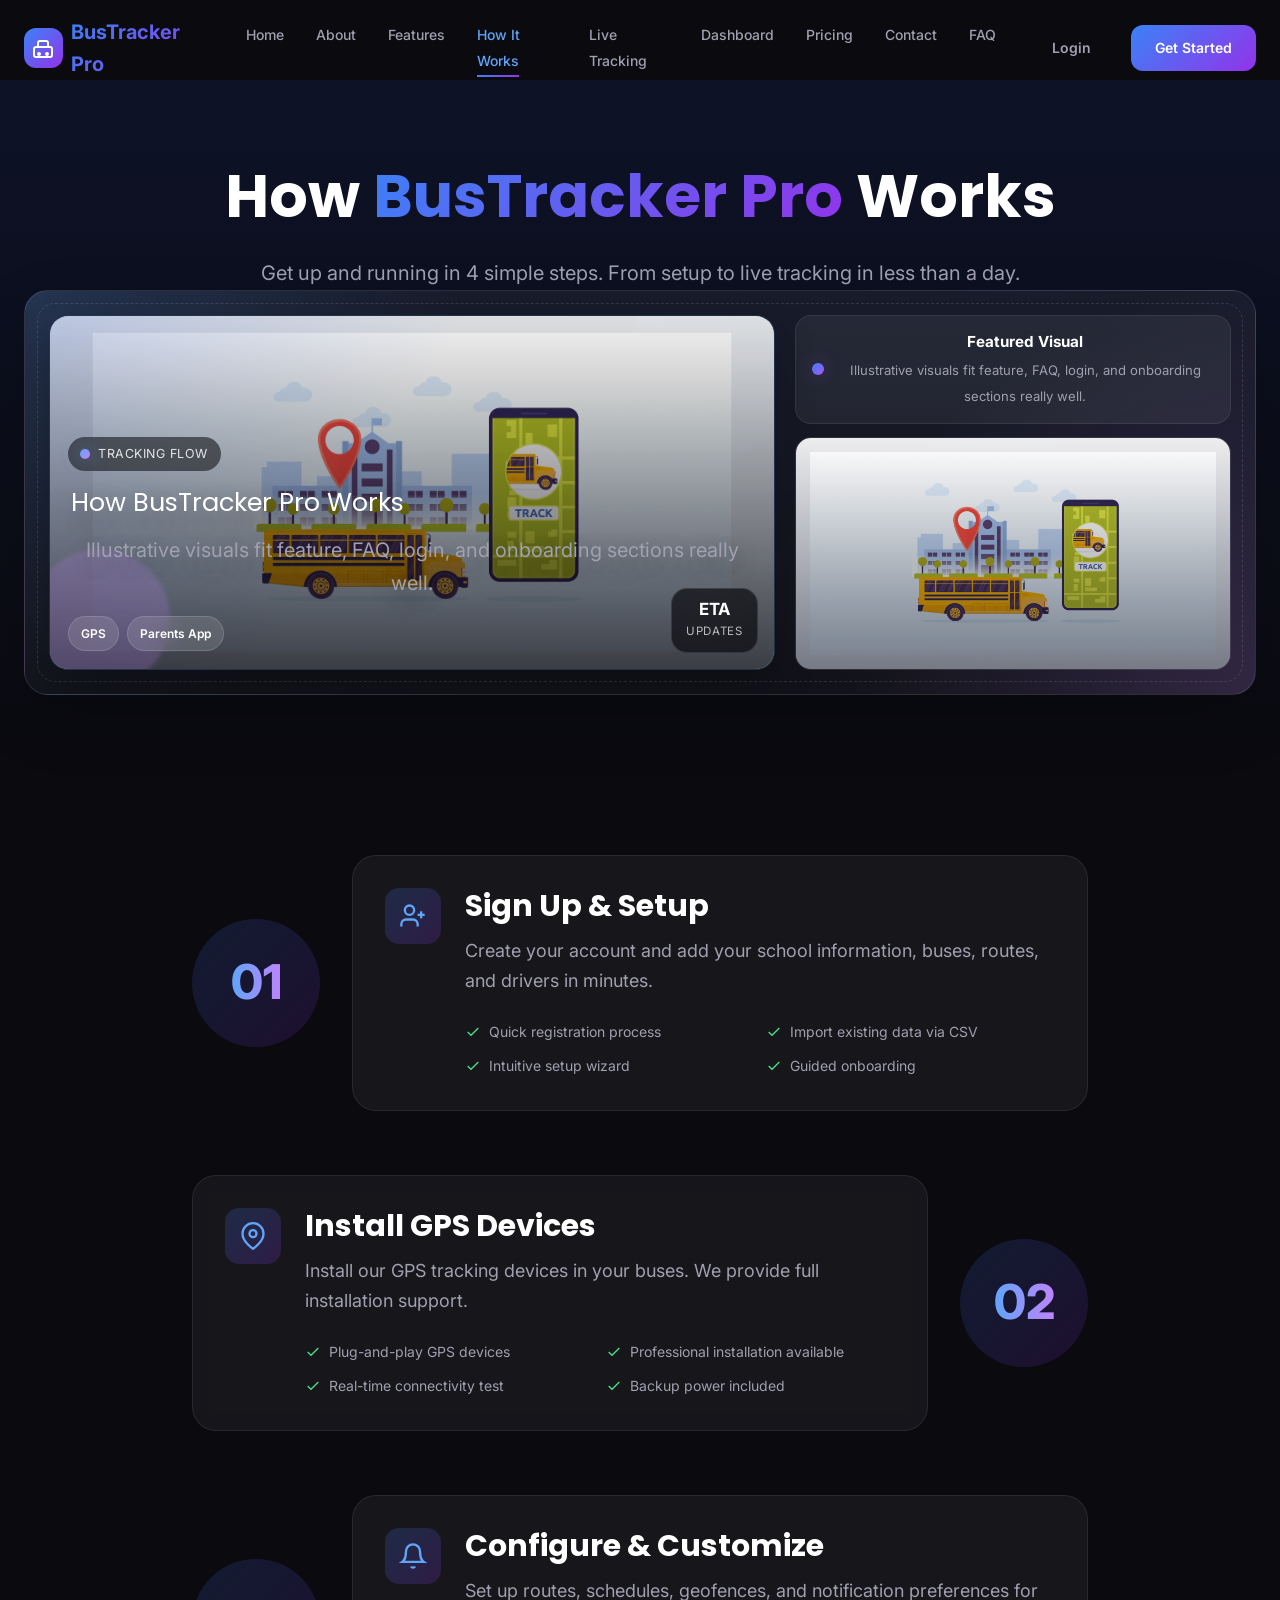
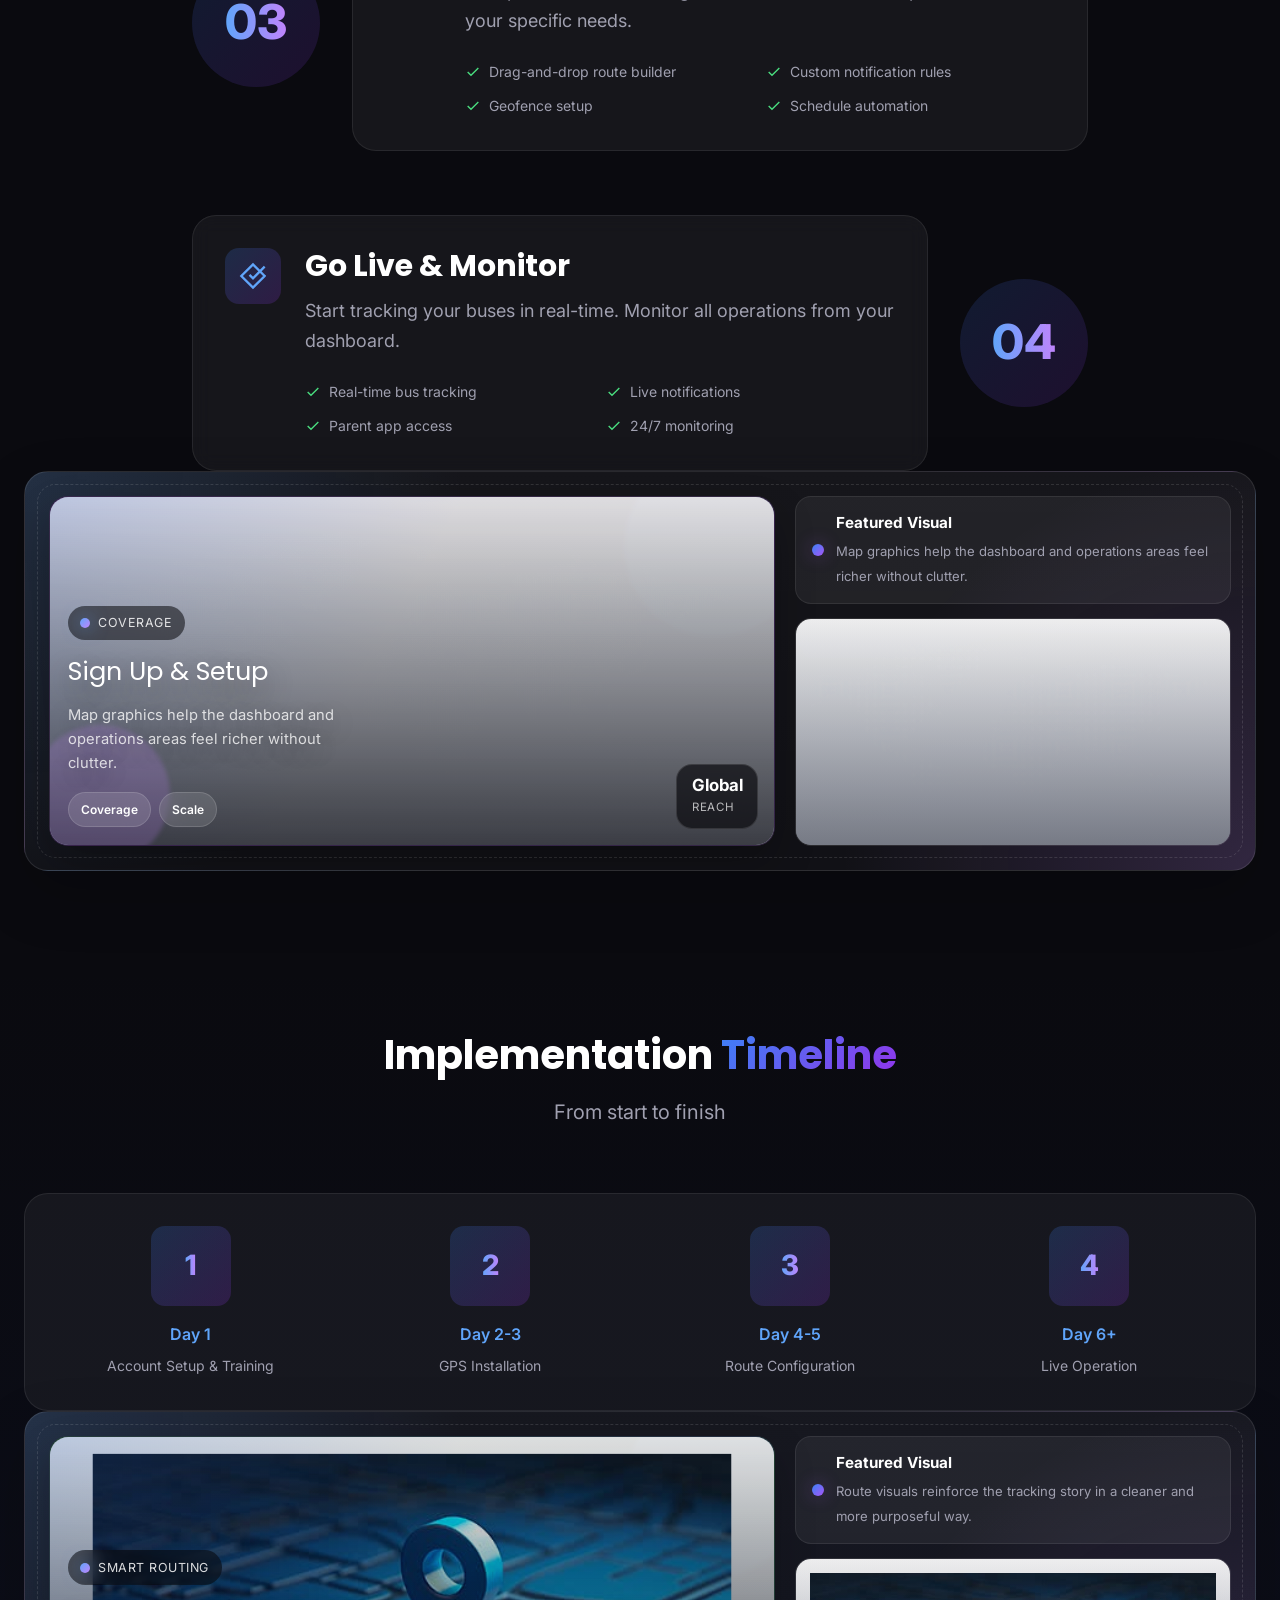
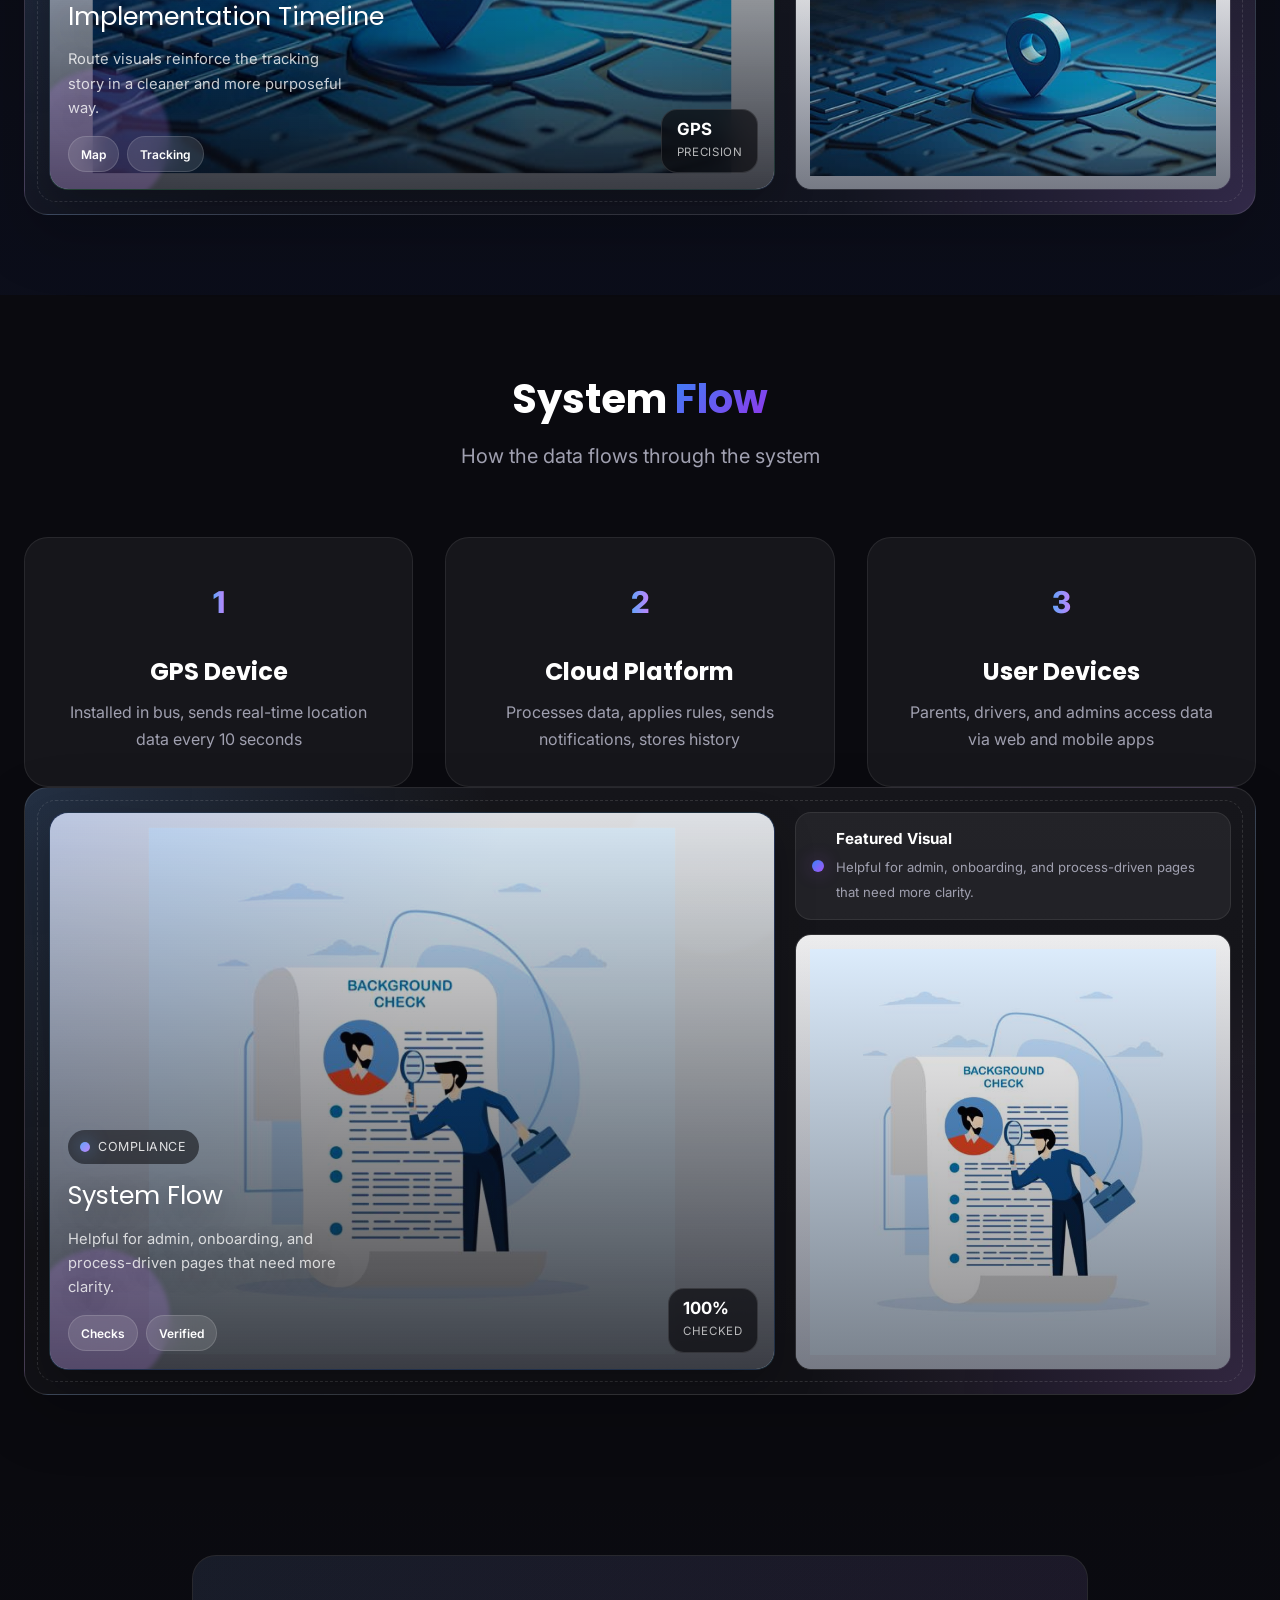
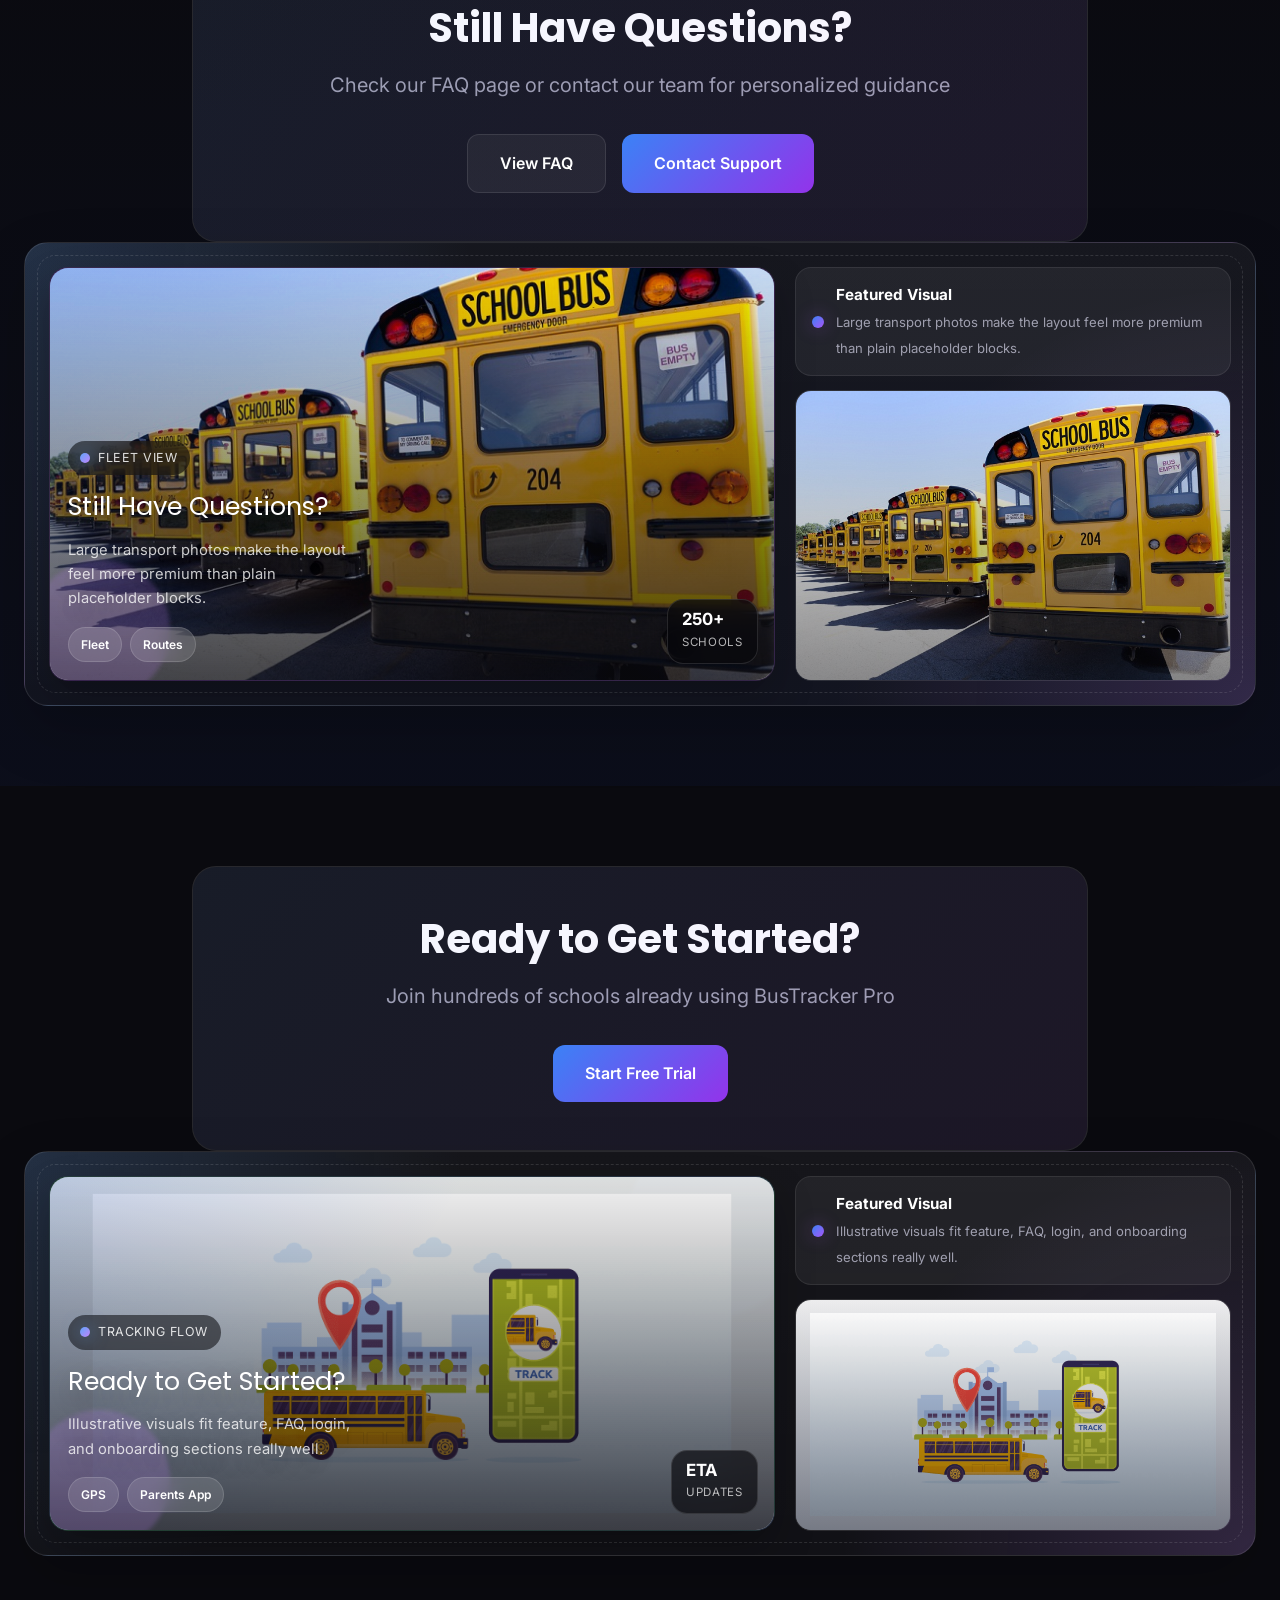
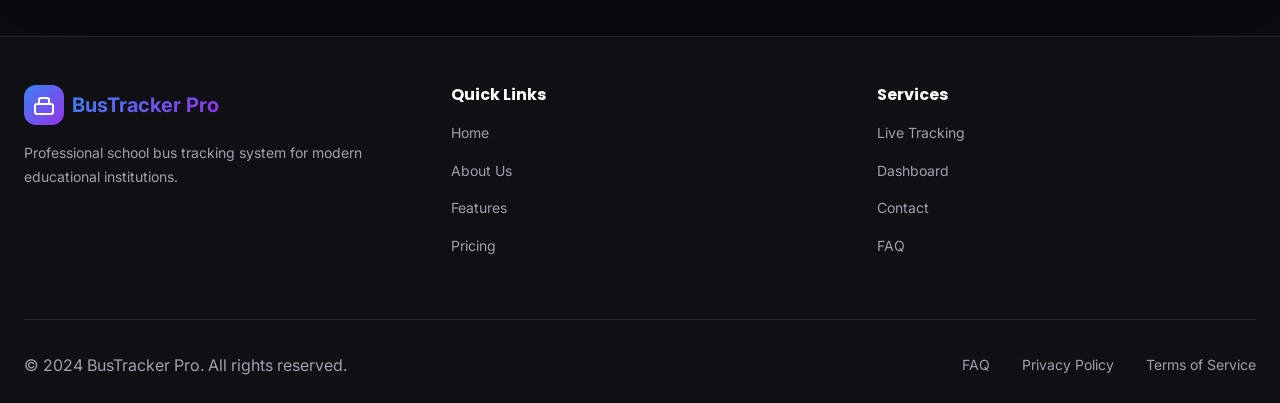
<file: how-it-works.html>
<!DOCTYPE html>
<html lang="en">
<head>
    <meta charset="UTF-8">
    <meta name="viewport" content="width=device-width, initial-scale=1.0">
    <title>How It Works - BusTracker Pro</title>
    <link rel="stylesheet" href="css/style.css">
    <link rel="stylesheet" href="css/animations.css">
    <link rel="preconnect" href="https://fonts.googleapis.com">
    <link rel="preconnect" href="https://fonts.gstatic.com" crossorigin>
    <link href="https://fonts.googleapis.com/css2?family=Inter:wght@300;400;500;600;700;800;900&family=Poppins:wght@300;400;500;600;700;800;900&display=swap" rel="stylesheet">
    <style>
        .page-wrapper { padding-top: 80px; }
        .page-hero { padding: 5rem 0; position: relative; overflow: hidden; text-align: center; }
        .page-hero::before { content: ''; position: absolute; inset: 0; background: linear-gradient(to bottom, rgba(30,64,175,0.15), transparent); pointer-events: none; }
        .page-hero h1 { font-size: clamp(2.5rem, 6vw, 3.75rem); margin-bottom: 1.5rem; }
        .page-hero p { font-size: 1.25rem; color: var(--text-secondary); max-width: 48rem; margin: 0 auto; }
        .section-pad { padding: 5rem 0; }
        .section-pad-alt { padding: 5rem 0; background: linear-gradient(to bottom, transparent, rgba(30,64,175,0.07)); }
        .text-center { text-align: center; }

        .steps-list { display: flex; flex-direction: column; gap: 4rem; max-width: 56rem; margin: 0 auto; }
        .step-item { display: grid; grid-template-columns: auto 1fr; gap: 2rem; align-items: center; }
        .step-item.reverse { direction: rtl; }
        .step-item.reverse > * { direction: ltr; }
        .step-number { width: 8rem; height: 8rem; border-radius: 50%; background: linear-gradient(135deg, rgba(59,130,246,0.15), rgba(147,51,234,0.15)); display: flex; align-items: center; justify-content: center; flex-shrink: 0; }
        .step-number span { font-size: 3rem; font-weight: 800; background: linear-gradient(to right, #60a5fa, #c084fc); -webkit-background-clip: text; -webkit-text-fill-color: transparent; background-clip: text; }
        .step-card { background: rgba(255,255,255,0.05); border: 1px solid rgba(255,255,255,0.08); border-radius: 1.5rem; padding: 2rem; backdrop-filter: blur(10px); }
        .step-card-inner { display: flex; align-items: flex-start; gap: 1.5rem; }
        .step-icon { width: 56px; height: 56px; background: linear-gradient(135deg, rgba(59,130,246,0.2), rgba(147,51,234,0.2)); border-radius: 0.875rem; display: flex; align-items: center; justify-content: center; flex-shrink: 0; }
        .step-icon svg { width: 28px; height: 28px; stroke: #60a5fa; }
        .step-card h3 { font-size: 1.875rem; margin-bottom: 0.75rem; }
        .step-card p { color: var(--text-secondary); font-size: 1.125rem; margin-bottom: 1.5rem; }
        .step-details { display: grid; grid-template-columns: 1fr 1fr; gap: 0.75rem; }
        .step-detail-item { display: flex; align-items: center; gap: 0.5rem; font-size: 0.875rem; color: var(--text-secondary); }
        .step-detail-item svg { width: 16px; height: 16px; stroke: #4ade80; flex-shrink: 0; }

        .timeline-card { background: rgba(255,255,255,0.05); border: 1px solid rgba(255,255,255,0.08); border-radius: 1.5rem; padding: 2rem; }
        .timeline-grid { display: grid; grid-template-columns: repeat(auto-fit, minmax(160px, 1fr)); gap: 2rem; }
        .timeline-item { text-align: center; }
        .timeline-num { width: 5rem; height: 5rem; border-radius: 0.875rem; background: linear-gradient(135deg, rgba(59,130,246,0.2), rgba(147,51,234,0.2)); display: flex; align-items: center; justify-content: center; margin: 0 auto 1rem; }
        .timeline-num span { font-size: 1.75rem; font-weight: 800; background: linear-gradient(to right, #60a5fa, #c084fc); -webkit-background-clip: text; -webkit-text-fill-color: transparent; background-clip: text; }
        .timeline-day { color: #60a5fa; font-weight: 600; margin-bottom: 0.5rem; }
        .timeline-task { color: var(--text-secondary); font-size: 0.875rem; }

        .flow-grid { display: grid; grid-template-columns: repeat(auto-fit, minmax(220px, 1fr)); gap: 2rem; }
        .flow-card { background: rgba(255,255,255,0.05); border: 1px solid rgba(255,255,255,0.08); border-radius: 1.5rem; padding: 2rem; text-align: center; position: relative; }
        .flow-num { width: 64px; height: 64px; border-radius: 0.875rem; background: linear-gradient(135deg, rgba(59,130,246,0.2), rgba(147,51,234,0.2)); display: flex; align-items: center; justify-content: center; margin: 0 auto 1.5rem; font-size: 1.75rem; font-weight: 800; background-clip: text; }
        .flow-num-text { font-size: 1.875rem; font-weight: 800; background: linear-gradient(to right, #60a5fa, #c084fc); -webkit-background-clip: text; -webkit-text-fill-color: transparent; background-clip: text; }
        .flow-arrow { display: none; }

        .cta-card { background: rgba(255,255,255,0.05); border: 1px solid rgba(255,255,255,0.08); border-radius: 1.5rem; padding: 3rem; text-align: center; position: relative; overflow: hidden; }
        .cta-card::before { content: ''; position: absolute; inset: 0; background: linear-gradient(135deg, rgba(59,130,246,0.06), rgba(147,51,234,0.06)); pointer-events: none; }
        .cta-card h2 { font-size: 2.5rem; margin-bottom: 1rem; }
        .cta-card p { color: var(--text-secondary); font-size: 1.25rem; margin-bottom: 2rem; }
        .btn-group { display: flex; flex-wrap: wrap; gap: 1rem; justify-content: center; }

        @media (max-width: 640px) {
            .step-item { grid-template-columns: 1fr; }
            .step-number { margin: 0 auto; }
            .step-item.reverse { direction: ltr; }
            .step-details { grid-template-columns: 1fr; }
        }
    </style>
</head>
<body>
    <nav class="navbar" id="navbar">
        <div class="container">
            <div class="nav-wrapper">
                <a href="index.html" class="logo">
                    <div class="logo-icon">
                        <svg width="24" height="24" viewBox="0 0 24 24" fill="none" stroke="currentColor" stroke-width="2">
                            <rect x="3" y="11" width="18" height="10" rx="2"/>
                            <path d="M7 11V7a2 2 0 0 1 2-2h6a2 2 0 0 1 2 2v4"/>
                            <circle cx="8" cy="18" r="1"/>
                            <circle cx="16" cy="18" r="1"/>
                        </svg>
                    </div>
                    <span class="logo-text">BusTracker Pro</span>
                </a>
                <ul class="nav-menu" id="navMenu">
                    <li><a href="index.html" class="nav-link">Home</a></li>
                    <li><a href="about.html" class="nav-link">About</a></li>
                    <li><a href="features.html" class="nav-link">Features</a></li>
                    <li><a href="how-it-works.html" class="nav-link active">How It Works</a></li>
                    <li><a href="tracking.html" class="nav-link">Live Tracking</a></li>
                    <li><a href="dashboard.html" class="nav-link">Dashboard</a></li>
                    <li><a href="pricing.html" class="nav-link">Pricing</a></li>
                    <li><a href="contact.html" class="nav-link">Contact</a></li>
                    <li><a href="faq.html" class="nav-link">FAQ</a></li>
                </ul>
                <div class="nav-actions">
                    <a href="login.html" class="btn btn-text">Login</a>
                    <a href="register.html" class="btn btn-primary">Get Started</a>
                </div>
                <button class="mobile-toggle" id="mobileToggle" aria-label="Toggle menu">
                    <span></span><span></span><span></span>
                </button>
            </div>
        </div>
    </nav>

    <div class="page-wrapper">
        <!-- Hero -->
        <section class="page-hero">
            <div class="container fade-in-up">
                <h1>How <span class="gradient-text">BusTracker Pro</span> Works</h1>
                <p>Get up and running in 4 simple steps. From setup to live tracking in less than a day.</p>
            </div>
        </section>

        <!-- Steps -->
        <section class="section-pad">
            <div class="container">
                <div class="steps-list">
                    <div class="step-item fade-in-up">
                        <div class="step-number"><span>01</span></div>
                        <div class="step-card">
                            <div class="step-card-inner">
                                <div class="step-icon"><svg viewBox="0 0 24 24" fill="none" stroke="currentColor" stroke-width="2"><path d="M16 21v-2a4 4 0 0 0-4-4H6a4 4 0 0 0-4 4v2"/><circle cx="9" cy="7" r="4"/><line x1="19" y1="8" x2="19" y2="14"/><line x1="22" y1="11" x2="16" y2="11"/></svg></div>
                                <div>
                                    <h3>Sign Up &amp; Setup</h3>
                                    <p>Create your account and add your school information, buses, routes, and drivers in minutes.</p>
                                    <div class="step-details">
                                        <div class="step-detail-item"><svg viewBox="0 0 24 24" fill="none" stroke="currentColor" stroke-width="2"><polyline points="20 6 9 17 4 12"/></svg> Quick registration process</div>
                                        <div class="step-detail-item"><svg viewBox="0 0 24 24" fill="none" stroke="currentColor" stroke-width="2"><polyline points="20 6 9 17 4 12"/></svg> Import existing data via CSV</div>
                                        <div class="step-detail-item"><svg viewBox="0 0 24 24" fill="none" stroke="currentColor" stroke-width="2"><polyline points="20 6 9 17 4 12"/></svg> Intuitive setup wizard</div>
                                        <div class="step-detail-item"><svg viewBox="0 0 24 24" fill="none" stroke="currentColor" stroke-width="2"><polyline points="20 6 9 17 4 12"/></svg> Guided onboarding</div>
                                    </div>
                                </div>
                            </div>
                        </div>
                    </div>

                    <div class="step-item reverse fade-in-up delay-100">
                        <div class="step-number"><span>02</span></div>
                        <div class="step-card">
                            <div class="step-card-inner">
                                <div class="step-icon"><svg viewBox="0 0 24 24" fill="none" stroke="currentColor" stroke-width="2"><path d="M21 10c0 7-9 13-9 13s-9-6-9-13a9 9 0 0 1 18 0z"/><circle cx="12" cy="10" r="3"/></svg></div>
                                <div>
                                    <h3>Install GPS Devices</h3>
                                    <p>Install our GPS tracking devices in your buses. We provide full installation support.</p>
                                    <div class="step-details">
                                        <div class="step-detail-item"><svg viewBox="0 0 24 24" fill="none" stroke="currentColor" stroke-width="2"><polyline points="20 6 9 17 4 12"/></svg> Plug-and-play GPS devices</div>
                                        <div class="step-detail-item"><svg viewBox="0 0 24 24" fill="none" stroke="currentColor" stroke-width="2"><polyline points="20 6 9 17 4 12"/></svg> Professional installation available</div>
                                        <div class="step-detail-item"><svg viewBox="0 0 24 24" fill="none" stroke="currentColor" stroke-width="2"><polyline points="20 6 9 17 4 12"/></svg> Real-time connectivity test</div>
                                        <div class="step-detail-item"><svg viewBox="0 0 24 24" fill="none" stroke="currentColor" stroke-width="2"><polyline points="20 6 9 17 4 12"/></svg> Backup power included</div>
                                    </div>
                                </div>
                            </div>
                        </div>
                    </div>

                    <div class="step-item fade-in-up delay-200">
                        <div class="step-number"><span>03</span></div>
                        <div class="step-card">
                            <div class="step-card-inner">
                                <div class="step-icon"><svg viewBox="0 0 24 24" fill="none" stroke="currentColor" stroke-width="2"><path d="M18 8A6 6 0 0 0 6 8c0 7-3 9-3 9h18s-3-2-3-9"/><path d="M13.73 21a2 2 0 0 1-3.46 0"/></svg></div>
                                <div>
                                    <h3>Configure &amp; Customize</h3>
                                    <p>Set up routes, schedules, geofences, and notification preferences for your specific needs.</p>
                                    <div class="step-details">
                                        <div class="step-detail-item"><svg viewBox="0 0 24 24" fill="none" stroke="currentColor" stroke-width="2"><polyline points="20 6 9 17 4 12"/></svg> Drag-and-drop route builder</div>
                                        <div class="step-detail-item"><svg viewBox="0 0 24 24" fill="none" stroke="currentColor" stroke-width="2"><polyline points="20 6 9 17 4 12"/></svg> Custom notification rules</div>
                                        <div class="step-detail-item"><svg viewBox="0 0 24 24" fill="none" stroke="currentColor" stroke-width="2"><polyline points="20 6 9 17 4 12"/></svg> Geofence setup</div>
                                        <div class="step-detail-item"><svg viewBox="0 0 24 24" fill="none" stroke="currentColor" stroke-width="2"><polyline points="20 6 9 17 4 12"/></svg> Schedule automation</div>
                                    </div>
                                </div>
                            </div>
                        </div>
                    </div>

                    <div class="step-item reverse fade-in-up delay-300">
                        <div class="step-number"><span>04</span></div>
                        <div class="step-card">
                            <div class="step-card-inner">
                                <div class="step-icon"><svg viewBox="0 0 24 24" fill="none" stroke="currentColor" stroke-width="2"><polyline points="22 11.08 22 12 12 22 2 12 12 2 22 12"/><polyline points="22 4 12 14.01 9 11.01"/></svg></div>
                                <div>
                                    <h3>Go Live &amp; Monitor</h3>
                                    <p>Start tracking your buses in real-time. Monitor all operations from your dashboard.</p>
                                    <div class="step-details">
                                        <div class="step-detail-item"><svg viewBox="0 0 24 24" fill="none" stroke="currentColor" stroke-width="2"><polyline points="20 6 9 17 4 12"/></svg> Real-time bus tracking</div>
                                        <div class="step-detail-item"><svg viewBox="0 0 24 24" fill="none" stroke="currentColor" stroke-width="2"><polyline points="20 6 9 17 4 12"/></svg> Live notifications</div>
                                        <div class="step-detail-item"><svg viewBox="0 0 24 24" fill="none" stroke="currentColor" stroke-width="2"><polyline points="20 6 9 17 4 12"/></svg> Parent app access</div>
                                        <div class="step-detail-item"><svg viewBox="0 0 24 24" fill="none" stroke="currentColor" stroke-width="2"><polyline points="20 6 9 17 4 12"/></svg> 24/7 monitoring</div>
                                    </div>
                                </div>
                            </div>
                        </div>
                    </div>
                </div>
            </div>
        </section>

        <!-- Timeline -->
        <section class="section-pad-alt">
            <div class="container">
                <div class="text-center fade-in-up" style="margin-bottom:4rem;">
                    <h2>Implementation <span class="gradient-text">Timeline</span></h2>
                    <p style="color:var(--text-secondary); font-size:1.25rem; margin-top:1rem;">From start to finish</p>
                </div>
                <div class="timeline-card fade-in-up">
                    <div class="timeline-grid">
                        <div class="timeline-item">
                            <div class="timeline-num"><span>1</span></div>
                            <div class="timeline-day">Day 1</div>
                            <div class="timeline-task">Account Setup &amp; Training</div>
                        </div>
                        <div class="timeline-item">
                            <div class="timeline-num"><span>2</span></div>
                            <div class="timeline-day">Day 2-3</div>
                            <div class="timeline-task">GPS Installation</div>
                        </div>
                        <div class="timeline-item">
                            <div class="timeline-num"><span>3</span></div>
                            <div class="timeline-day">Day 4-5</div>
                            <div class="timeline-task">Route Configuration</div>
                        </div>
                        <div class="timeline-item">
                            <div class="timeline-num"><span>4</span></div>
                            <div class="timeline-day">Day 6+</div>
                            <div class="timeline-task">Live Operation</div>
                        </div>
                    </div>
                </div>
            </div>
        </section>

        <!-- System Flow -->
        <section class="section-pad">
            <div class="container">
                <div class="text-center fade-in-up" style="margin-bottom:4rem;">
                    <h2>System <span class="gradient-text">Flow</span></h2>
                    <p style="color:var(--text-secondary); font-size:1.25rem; margin-top:1rem;">How the data flows through the system</p>
                </div>
                <div class="flow-grid">
                    <div class="flow-card fade-in-up">
                        <div class="flow-num"><span class="flow-num-text">1</span></div>
                        <h3 style="font-size:1.5rem; margin-bottom:0.75rem;">GPS Device</h3>
                        <p style="color:var(--text-secondary);">Installed in bus, sends real-time location data every 10 seconds</p>
                    </div>
                    <div class="flow-card fade-in-up delay-100">
                        <div class="flow-num"><span class="flow-num-text">2</span></div>
                        <h3 style="font-size:1.5rem; margin-bottom:0.75rem;">Cloud Platform</h3>
                        <p style="color:var(--text-secondary);">Processes data, applies rules, sends notifications, stores history</p>
                    </div>
                    <div class="flow-card fade-in-up delay-200">
                        <div class="flow-num"><span class="flow-num-text">3</span></div>
                        <h3 style="font-size:1.5rem; margin-bottom:0.75rem;">User Devices</h3>
                        <p style="color:var(--text-secondary);">Parents, drivers, and admins access data via web and mobile apps</p>
                    </div>
                </div>
            </div>
        </section>

        <!-- FAQ CTA -->
        <section class="section-pad-alt">
            <div class="container">
                <div class="cta-card fade-in-up" style="max-width:56rem; margin:0 auto;">
                    <h2>Still Have Questions?</h2>
                    <p>Check our FAQ page or contact our team for personalized guidance</p>
                    <div class="btn-group">
                        <a href="faq.html" class="btn btn-secondary btn-lg">View FAQ</a>
                        <a href="contact.html" class="btn btn-primary btn-lg">Contact Support</a>
                    </div>
                </div>
            </div>
        </section>

        <!-- CTA -->
        <section class="section-pad">
            <div class="container">
                <div class="cta-card fade-in-up" style="max-width:56rem; margin:0 auto;">
                    <h2>Ready to Get Started?</h2>
                    <p>Join hundreds of schools already using BusTracker Pro</p>
                    <a href="register.html" class="btn btn-primary btn-lg">Start Free Trial</a>
                </div>
            </div>
        </section>
    </div>

    <footer class="footer">
        <div class="container">
            <div class="footer-content">
                <div class="footer-section">
                    <a href="index.html" class="footer-logo">
                        <div class="logo-icon"><svg width="24" height="24" viewBox="0 0 24 24" fill="none" stroke="currentColor" stroke-width="2"><rect x="3" y="11" width="18" height="10" rx="2"/><path d="M7 11V7a2 2 0 0 1 2-2h6a2 2 0 0 1 2 2v4"/></svg></div>
                        <span class="logo-text">BusTracker Pro</span>
                    </a>
                    <p class="footer-description">Professional school bus tracking system for modern educational institutions.</p>
                </div>
                <div class="footer-section">
                    <h3 class="footer-title">Quick Links</h3>
                    <ul class="footer-links">
                        <li><a href="index.html">Home</a></li>
                        <li><a href="about.html">About Us</a></li>
                        <li><a href="features.html">Features</a></li>
                        <li><a href="pricing.html">Pricing</a></li>
                    </ul>
                </div>
                <div class="footer-section">
                    <h3 class="footer-title">Services</h3>
                    <ul class="footer-links">
                        <li><a href="tracking.html">Live Tracking</a></li>
                        <li><a href="dashboard.html">Dashboard</a></li>
                        <li><a href="contact.html">Contact</a></li>
                        <li><a href="faq.html">FAQ</a></li>
                    </ul>
                </div>
            </div>
            <div class="footer-bottom">
                <p>&copy; 2024 BusTracker Pro. All rights reserved.</p>
                <div class="footer-bottom-links">
                    <a href="faq.html">FAQ</a>
                    <a href="#">Privacy Policy</a>
                    <a href="#">Terms of Service</a>
                </div>
            </div>
        </div>
    </footer>
    <script src="js/main.js"></script>
</body>
</html>
</file>
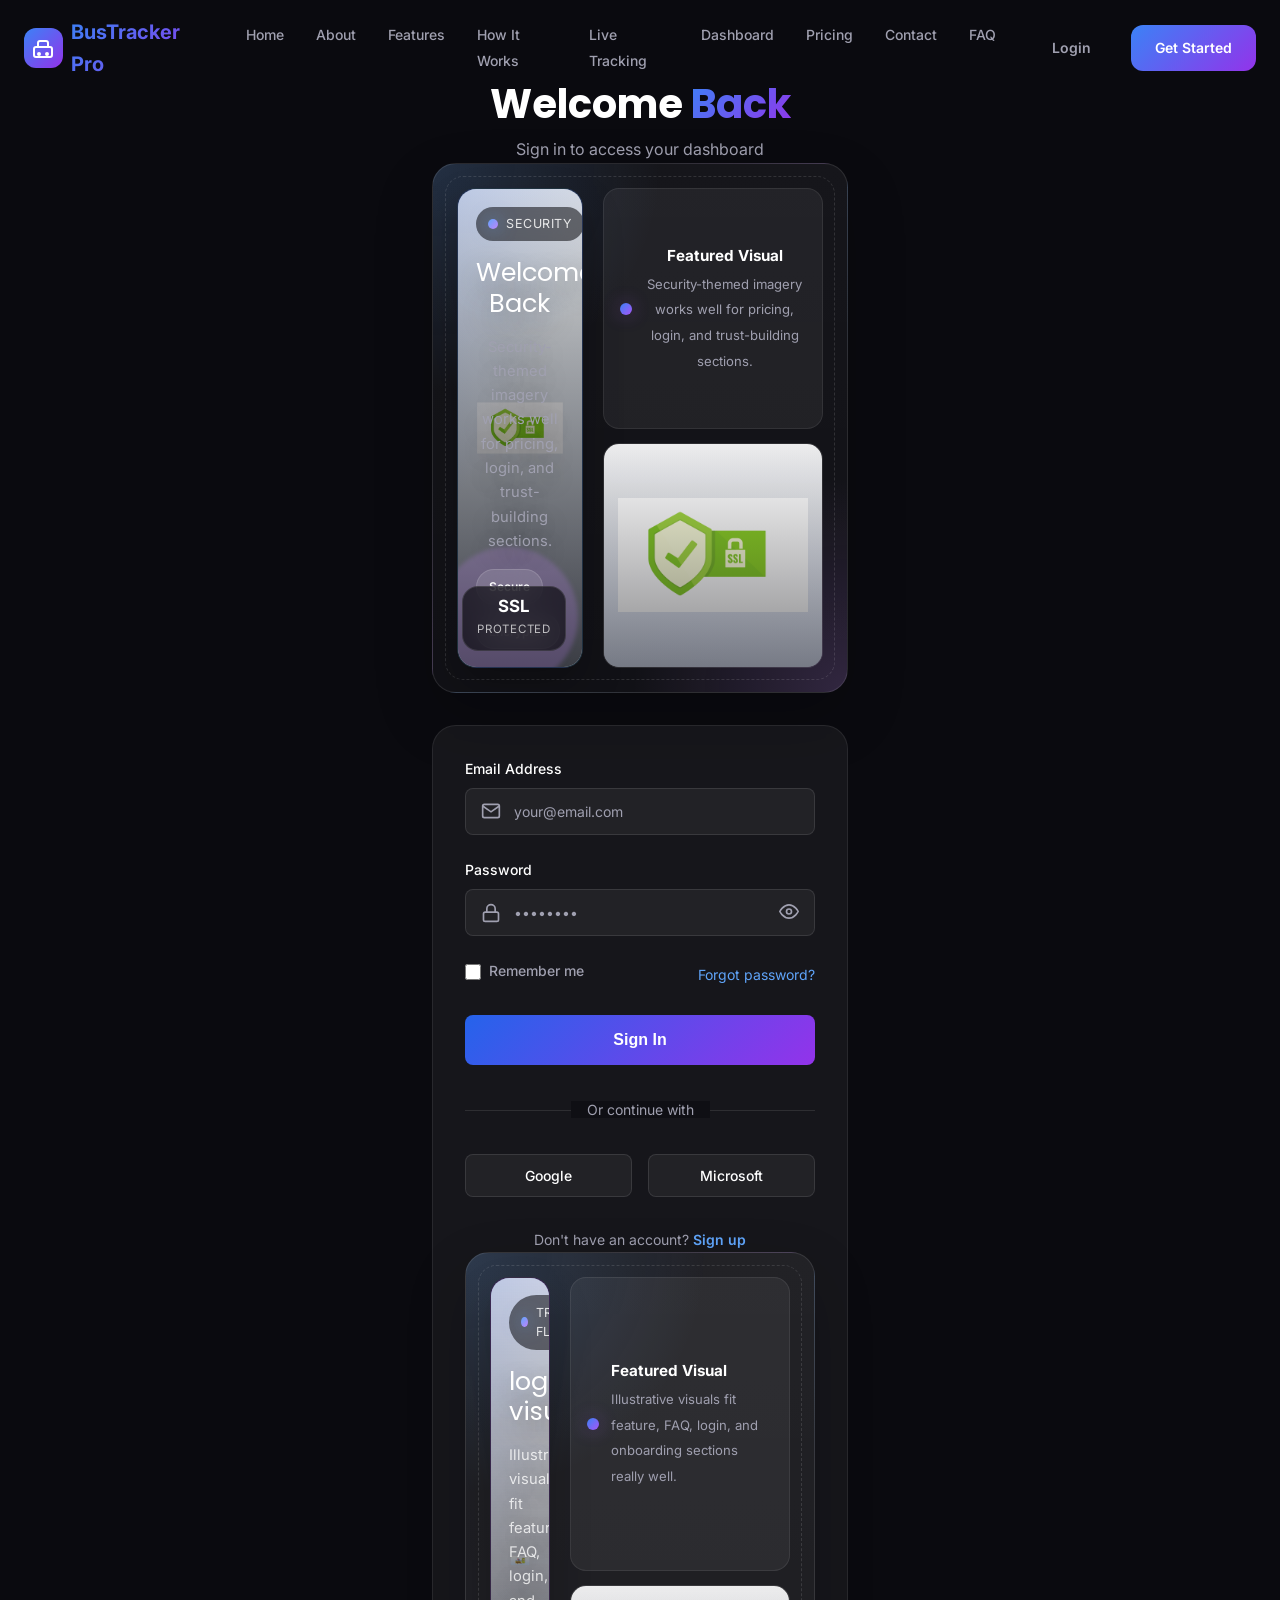
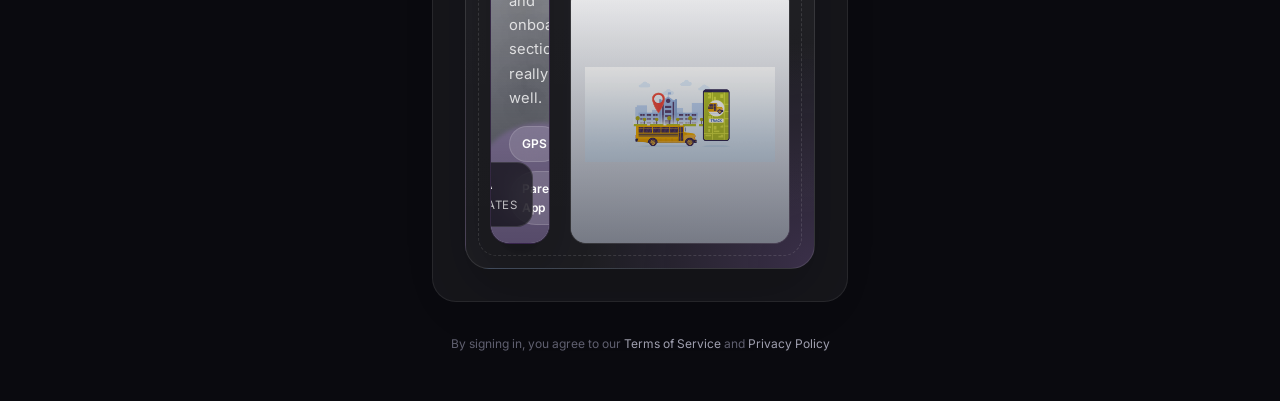
<file: login.html>
<!DOCTYPE html>
<html lang="en">
<head>
    <meta charset="UTF-8">
    <meta name="viewport" content="width=device-width, initial-scale=1.0">
    <title>Login - BusTracker Pro</title>
    <link rel="stylesheet" href="css/style.css">
    <link rel="stylesheet" href="css/animations.css">
    <link rel="preconnect" href="https://fonts.googleapis.com">
    <link rel="preconnect" href="https://fonts.gstatic.com" crossorigin>
    <link href="https://fonts.googleapis.com/css2?family=Inter:wght@300;400;500;600;700;800;900&family=Poppins:wght@300;400;500;600;700;800;900&display=swap" rel="stylesheet">
    <style>
        .page-wrapper { padding-top: 80px; min-height: 100vh; display: flex; align-items: center; justify-content: center; padding-bottom: 3rem; }
        .auth-container { width: 100%; max-width: 28rem; padding: 0 1rem; }

        .auth-header { text-align: center; margin-bottom: 2rem; }
        .auth-header h1 { font-size: 2.5rem; margin-bottom: 0.5rem; }
        .auth-header p { color: var(--text-secondary); }

        .auth-card { background: rgba(255,255,255,0.05); border: 1px solid rgba(255,255,255,0.08); border-radius: 1.5rem; padding: 2rem; backdrop-filter: blur(10px); }

        .form-group { margin-bottom: 1.5rem; }
        label { display: block; font-size: 0.875rem; font-weight: 500; margin-bottom: 0.5rem; }
        .input-wrap { position: relative; }
        .input-wrap .input-icon { position: absolute; left: 1rem; top: 50%; transform: translateY(-50%); width: 20px; height: 20px; stroke: var(--text-secondary); pointer-events: none; }
        .form-input { width: 100%; padding: 0.875rem 1rem 0.875rem 3rem; background: rgba(255,255,255,0.05); border: 1px solid rgba(255,255,255,0.1); border-radius: 0.5rem; color: white; font-family: inherit; font-size: 0.875rem; transition: border-color 0.3s; outline: none; box-sizing: border-box; }
        .form-input:focus { border-color: #3b82f6; }
        .form-input::placeholder { color: var(--text-secondary); }
        .form-input-pr { padding-right: 3rem; }
        .toggle-pwd { position: absolute; right: 1rem; top: 50%; transform: translateY(-50%); background: none; border: none; cursor: pointer; color: var(--text-secondary); padding: 0; }
        .toggle-pwd:hover { color: white; }
        .toggle-pwd svg { width: 20px; height: 20px; stroke: currentColor; }

        .form-row-flex { display: flex; align-items: center; justify-content: space-between; margin-bottom: 1.5rem; }
        .remember-label { display: flex; align-items: center; gap: 0.5rem; cursor: pointer; font-size: 0.875rem; color: var(--text-secondary); }
        .remember-label input[type="checkbox"] { width: 16px; height: 16px; cursor: pointer; accent-color: #3b82f6; }
        .forgot-link { font-size: 0.875rem; color: #60a5fa; text-decoration: none; }
        .forgot-link:hover { color: #93c5fd; }

        .btn-submit { width: 100%; padding: 1rem; background: linear-gradient(135deg, #2563eb, #9333ea); border: none; border-radius: 0.5rem; color: white; font-size: 1rem; font-weight: 600; cursor: pointer; transition: all 0.3s; }
        .btn-submit:hover { box-shadow: 0 10px 30px rgba(59,130,246,0.4); }

        .divider { position: relative; margin: 2rem 0; text-align: center; }
        .divider::before { content: ''; position: absolute; top: 50%; left: 0; right: 0; height: 1px; background: rgba(255,255,255,0.1); }
        .divider span { position: relative; padding: 0 1rem; background: #0f0f14; font-size: 0.875rem; color: var(--text-secondary); }

        .social-grid { display: grid; grid-template-columns: 1fr 1fr; gap: 1rem; }
        .btn-social { padding: 0.75rem 1rem; background: rgba(255,255,255,0.05); border: 1px solid rgba(255,255,255,0.1); border-radius: 0.5rem; color: white; font-family: inherit; font-size: 0.875rem; font-weight: 500; cursor: pointer; transition: all 0.3s; }
        .btn-social:hover { background: rgba(255,255,255,0.09); }

        .auth-footer { margin-top: 2rem; text-align: center; font-size: 0.875rem; color: var(--text-secondary); }
        .auth-footer a { color: #60a5fa; text-decoration: none; font-weight: 600; }
        .auth-footer a:hover { color: #93c5fd; }

        .auth-note { margin-top: 2rem; text-align: center; font-size: 0.75rem; color: var(--text-tertiary); }
        .auth-note a { color: var(--text-secondary); text-decoration: none; }
        .auth-note a:hover { color: white; }
    </style>
</head>
<body>
    <nav class="navbar" id="navbar">
        <div class="container">
            <div class="nav-wrapper">
                <a href="index.html" class="logo">
                    <div class="logo-icon">
                        <svg width="24" height="24" viewBox="0 0 24 24" fill="none" stroke="currentColor" stroke-width="2">
                            <rect x="3" y="11" width="18" height="10" rx="2"/>
                            <path d="M7 11V7a2 2 0 0 1 2-2h6a2 2 0 0 1 2 2v4"/>
                            <circle cx="8" cy="18" r="1"/>
                            <circle cx="16" cy="18" r="1"/>
                        </svg>
                    </div>
                    <span class="logo-text">BusTracker Pro</span>
                </a>
                <ul class="nav-menu" id="navMenu">
                    <li><a href="index.html" class="nav-link">Home</a></li>
                    <li><a href="about.html" class="nav-link">About</a></li>
                    <li><a href="features.html" class="nav-link">Features</a></li>
                    <li><a href="how-it-works.html" class="nav-link">How It Works</a></li>
                    <li><a href="tracking.html" class="nav-link">Live Tracking</a></li>
                    <li><a href="dashboard.html" class="nav-link">Dashboard</a></li>
                    <li><a href="pricing.html" class="nav-link">Pricing</a></li>
                    <li><a href="contact.html" class="nav-link">Contact</a></li>
                    <li><a href="faq.html" class="nav-link">FAQ</a></li>
                </ul>
                <div class="nav-actions">
                    <a href="login.html" class="btn btn-text">Login</a>
                    <a href="register.html" class="btn btn-primary">Get Started</a>
                </div>
                <button class="mobile-toggle" id="mobileToggle" aria-label="Toggle menu">
                    <span></span><span></span><span></span>
                </button>
            </div>
        </div>
    </nav>

    <div class="page-wrapper">
        <div class="auth-container fade-in-up">
            <div class="auth-header">
                <h1>Welcome <span class="gradient-text">Back</span></h1>
                <p>Sign in to access your dashboard</p>
            </div>

            <div class="auth-card">
                <form id="loginForm" onsubmit="handleLogin(event)">
                    <div class="form-group">
                        <label>Email Address</label>
                        <div class="input-wrap">
                            <svg class="input-icon" viewBox="0 0 24 24" fill="none" stroke="currentColor" stroke-width="2"><path d="M4 4h16c1.1 0 2 .9 2 2v12c0 1.1-.9 2-2 2H4c-1.1 0-2-.9-2-2V6c0-1.1.9-2 2-2z"/><polyline points="22,6 12,13 2,6"/></svg>
                            <input type="email" required class="form-input" placeholder="your@email.com">
                        </div>
                    </div>

                    <div class="form-group">
                        <label>Password</label>
                        <div class="input-wrap">
                            <svg class="input-icon" viewBox="0 0 24 24" fill="none" stroke="currentColor" stroke-width="2"><rect x="3" y="11" width="18" height="11" rx="2"/><path d="M7 11V7a5 5 0 0 1 10 0v4"/></svg>
                            <input type="password" required id="loginPwd" class="form-input form-input-pr" placeholder="••••••••">
                            <button type="button" class="toggle-pwd" onclick="togglePwd('loginPwd', this)">
                                <svg viewBox="0 0 24 24" fill="none" stroke="currentColor" stroke-width="2"><path d="M1 12s4-8 11-8 11 8 11 8-4 8-11 8-11-8-11-8z"/><circle cx="12" cy="12" r="3"/></svg>
                            </button>
                        </div>
                    </div>

                    <div class="form-row-flex">
                        <label class="remember-label">
                            <input type="checkbox"> Remember me
                        </label>
                        <a href="#" class="forgot-link">Forgot password?</a>
                    </div>

                    <button type="submit" class="btn-submit">Sign In</button>
                </form>

                <div class="divider"><span>Or continue with</span></div>

                <div class="social-grid">
                    <button class="btn-social">Google</button>
                    <button class="btn-social">Microsoft</button>
                </div>

                <div class="auth-footer">
                    Don't have an account? <a href="register.html">Sign up</a>
                </div>
            </div>

            <div class="auth-note">
                By signing in, you agree to our
                <a href="#">Terms of Service</a> and <a href="#">Privacy Policy</a>
            </div>
        </div>
    </div>

    <script src="js/main.js"></script>
    <script>
        function handleLogin(e) {
            e.preventDefault();
            alert('Login functionality would be implemented with a backend');
        }
        function togglePwd(id, btn) {
            const input = document.getElementById(id);
            const isText = input.type === 'text';
            input.type = isText ? 'password' : 'text';
            btn.querySelector('svg').innerHTML = isText
                ? '<path d="M1 12s4-8 11-8 11 8 11 8-4 8-11 8-11-8-11-8z"/><circle cx="12" cy="12" r="3"/>'
                : '<path d="M17.94 17.94A10.07 10.07 0 0 1 12 20c-7 0-11-8-11-8a18.45 18.45 0 0 1 5.06-5.94M9.9 4.24A9.12 9.12 0 0 1 12 4c7 0 11 8 11 8a18.5 18.5 0 0 1-2.16 3.19m-6.72-1.07a3 3 0 1 1-4.24-4.24"/><line x1="1" y1="1" x2="23" y2="23"/>';
        }
    </script>
</body>
</html>
</file>
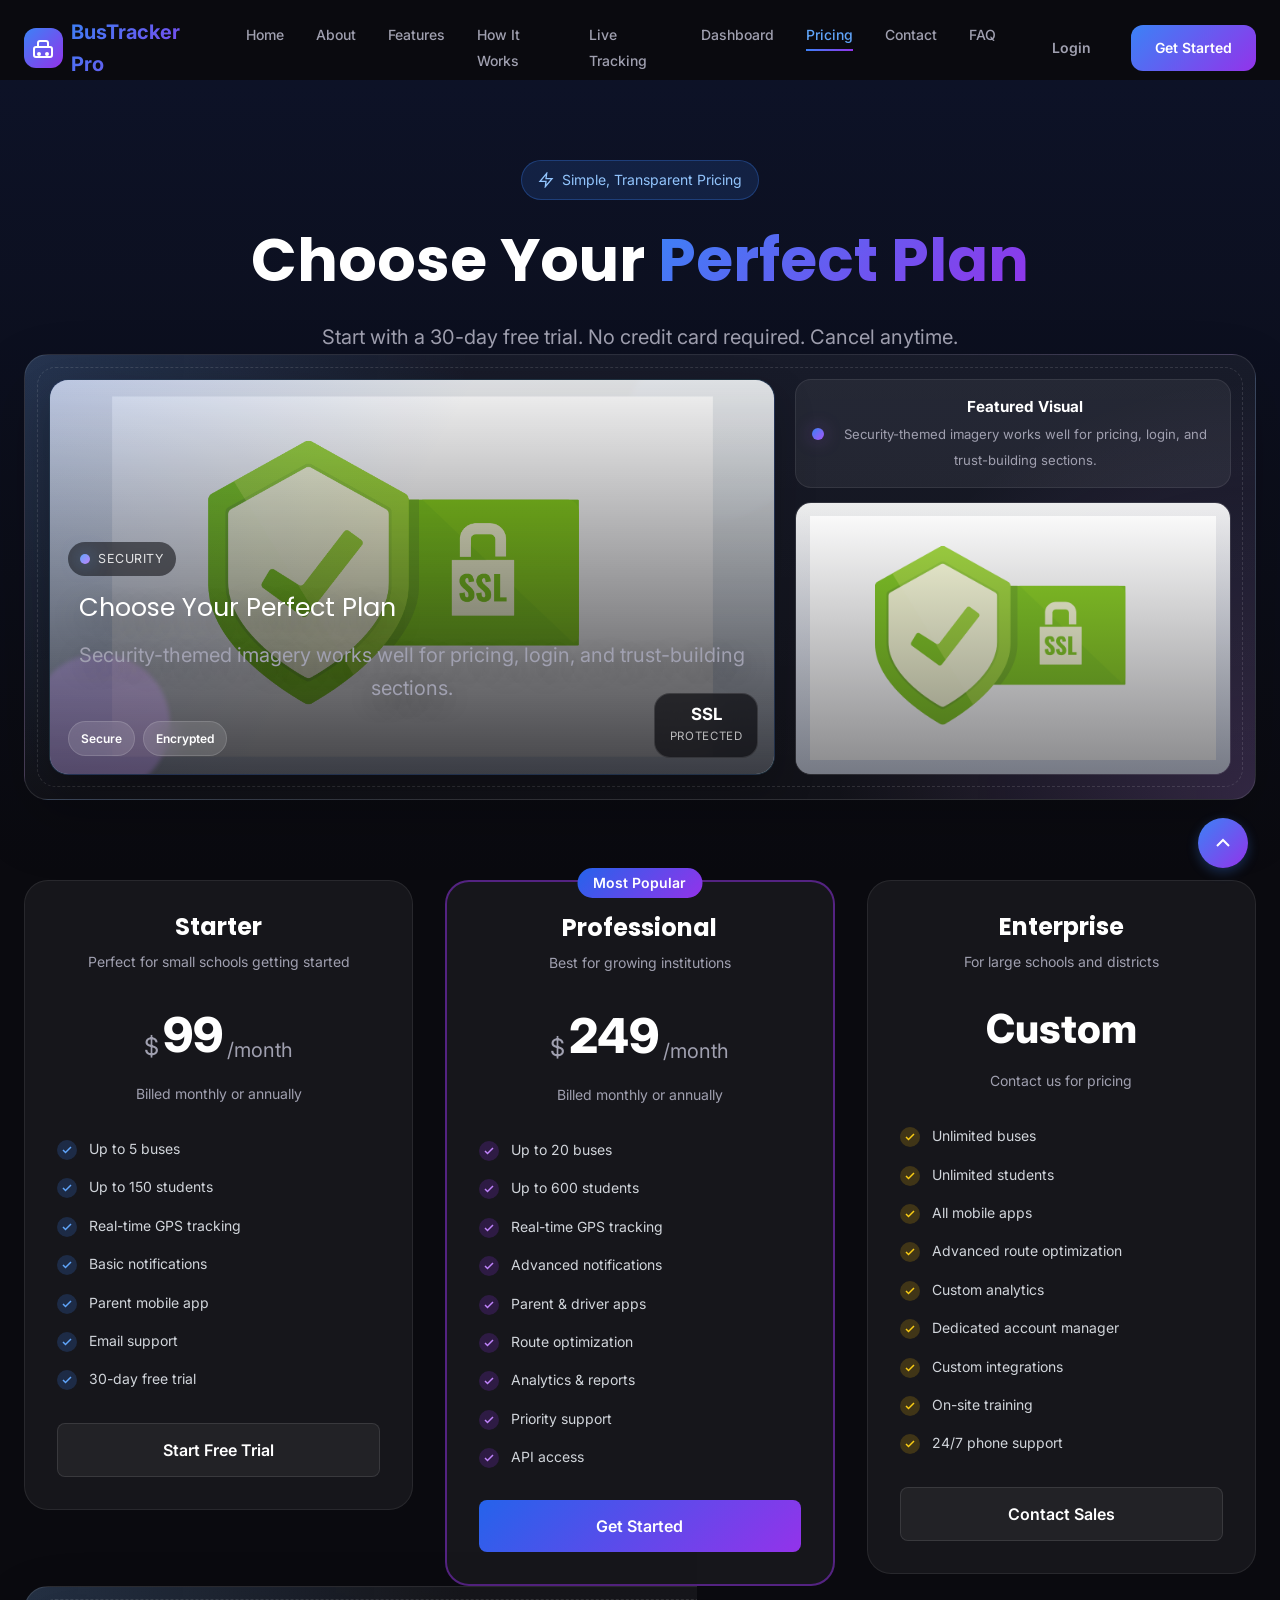
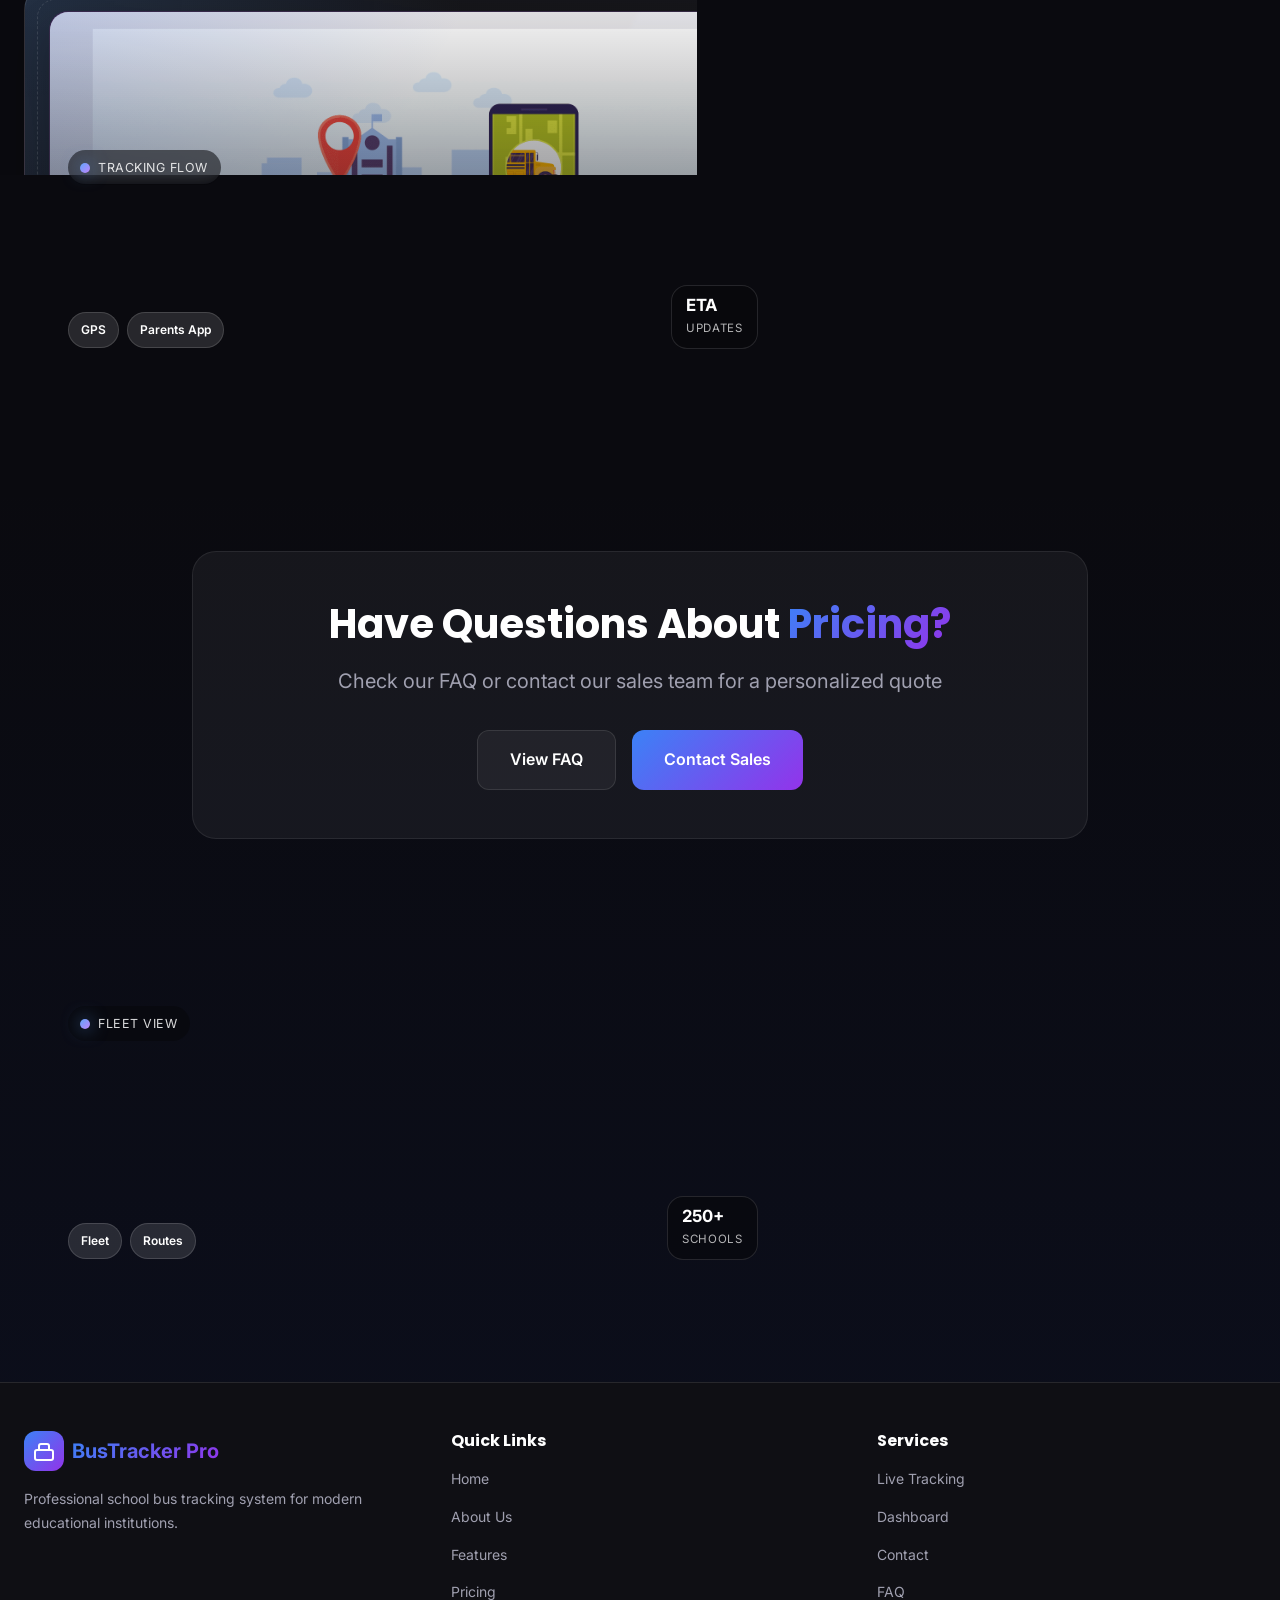
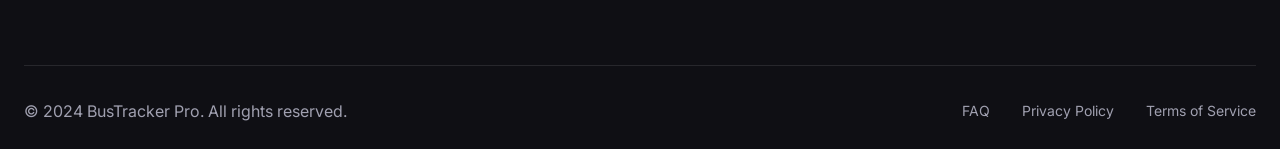
<file: pricing.html>
<!DOCTYPE html>
<html lang="en">
<head>
    <meta charset="UTF-8">
    <meta name="viewport" content="width=device-width, initial-scale=1.0">
    <title>Pricing - BusTracker Pro</title>
    <link rel="stylesheet" href="css/style.css">
    <link rel="stylesheet" href="css/animations.css">
    <link rel="preconnect" href="https://fonts.googleapis.com">
    <link rel="preconnect" href="https://fonts.gstatic.com" crossorigin>
    <link href="https://fonts.googleapis.com/css2?family=Inter:wght@300;400;500;600;700;800;900&family=Poppins:wght@300;400;500;600;700;800;900&display=swap" rel="stylesheet">
    <style>
        .page-wrapper { padding-top: 80px; }
        .page-hero { padding: 5rem 0; position: relative; overflow: hidden; text-align: center; }
        .page-hero::before { content: ''; position: absolute; inset: 0; background: linear-gradient(to bottom, rgba(30,64,175,0.15), transparent); pointer-events: none; }
        .page-hero h1 { font-size: clamp(2.5rem, 6vw, 3.75rem); margin-bottom: 1.5rem; }
        .page-hero p { font-size: 1.25rem; color: var(--text-secondary); max-width: 48rem; margin: 0 auto; }
        .badge-pill { display: inline-flex; align-items: center; gap: 0.5rem; padding: 0.5rem 1rem; background: rgba(59,130,246,0.15); border: 1px solid rgba(59,130,246,0.3); border-radius: 9999px; margin-bottom: 1.5rem; font-size: 0.875rem; color: #93c5fd; }
        .section-pad { padding: 0 0 5rem; }
        .section-pad-faq { padding: 5rem 0; background: linear-gradient(to bottom, transparent, rgba(30,64,175,0.07)); }
        .text-center { text-align: center; }

        .pricing-grid { display: grid; grid-template-columns: repeat(auto-fit, minmax(280px, 1fr)); gap: 2rem; align-items: start; }
        .pricing-card { background: rgba(255,255,255,0.05); border: 1px solid rgba(255,255,255,0.08); border-radius: 1.5rem; padding: 2rem; transition: background 0.3s; position: relative; }
        .pricing-card:hover { background: rgba(255,255,255,0.08); }
        .pricing-card.popular { border-color: rgba(147,51,234,0.5); border-width: 2px; }
        .popular-badge { position: absolute; top: -14px; left: 50%; transform: translateX(-50%); padding: 0.25rem 1rem; background: linear-gradient(135deg, #2563eb, #9333ea); border-radius: 9999px; font-size: 0.875rem; font-weight: 600; white-space: nowrap; }
        .pricing-header { text-align: center; margin-bottom: 2rem; }
        .pricing-header h3 { font-size: 1.5rem; margin-bottom: 0.5rem; }
        .pricing-header .desc { color: var(--text-secondary); font-size: 0.875rem; margin-bottom: 1.5rem; }
        .price-row { display: flex; align-items: flex-end; justify-content: center; gap: 0.25rem; margin-bottom: 0.5rem; }
        .price-currency { font-size: 1.5rem; color: var(--text-secondary); margin-bottom: 0.5rem; }
        .price-amount { font-size: 3rem; font-weight: 800; }
        .price-period { font-size: 1.25rem; color: var(--text-secondary); margin-bottom: 0.5rem; }
        .price-note { font-size: 0.875rem; color: var(--text-secondary); }
        .feature-list { list-style: none; display: flex; flex-direction: column; gap: 1rem; margin-bottom: 2rem; }
        .feature-list li { display: flex; align-items: flex-start; gap: 0.75rem; font-size: 0.875rem; color: #d1d5db; }
        .check-icon { width: 20px; height: 20px; border-radius: 50%; display: flex; align-items: center; justify-content: center; flex-shrink: 0; margin-top: 2px; }
        .check-icon-blue { background: rgba(59,130,246,0.2); }
        .check-icon-purple { background: rgba(147,51,234,0.2); }
        .check-icon-yellow { background: rgba(234,179,8,0.2); }
        .check-icon svg { width: 12px; height: 12px; }
        .check-icon-blue svg { stroke: #60a5fa; }
        .check-icon-purple svg { stroke: #c084fc; }
        .check-icon-yellow svg { stroke: #facc15; }
        .btn-plan { width: 100%; padding: 1rem; border-radius: 0.5rem; font-family: inherit; font-size: 1rem; font-weight: 600; cursor: pointer; transition: all 0.3s; border: none; }
        .btn-plan-primary { background: linear-gradient(135deg, #2563eb, #9333ea); color: white; }
        .btn-plan-primary:hover { box-shadow: 0 10px 30px rgba(147,51,234,0.4); }
        .btn-plan-secondary { background: rgba(255,255,255,0.05); border: 1px solid rgba(255,255,255,0.1); color: white; }
        .btn-plan-secondary:hover { background: rgba(255,255,255,0.09); }

        .faq-preview { background: rgba(255,255,255,0.05); border: 1px solid rgba(255,255,255,0.08); border-radius: 1.5rem; padding: 3rem; text-align: center; max-width: 56rem; margin: 0 auto; }
        .faq-preview h2 { font-size: 2.5rem; margin-bottom: 1rem; }
        .faq-preview p { color: var(--text-secondary); font-size: 1.25rem; margin-bottom: 2rem; }
        .btn-group { display: flex; flex-wrap: wrap; gap: 1rem; justify-content: center; }

        .compare-table { width: 100%; border-collapse: collapse; font-size: 0.875rem; }
        .compare-table th, .compare-table td { padding: 1rem; text-align: center; border-bottom: 1px solid rgba(255,255,255,0.06); }
        .compare-table th:first-child, .compare-table td:first-child { text-align: left; }
        .compare-table thead th { font-weight: 700; font-size: 1rem; color: white; }
        .compare-table tbody td { color: var(--text-secondary); }
        .compare-table tbody td:first-child { color: white; }
        .check-yes { color: #4ade80; font-size: 1.25rem; }
        .check-no { color: var(--text-tertiary); }
    </style>
</head>
<body>
    <nav class="navbar" id="navbar">
        <div class="container">
            <div class="nav-wrapper">
                <a href="index.html" class="logo">
                    <div class="logo-icon">
                        <svg width="24" height="24" viewBox="0 0 24 24" fill="none" stroke="currentColor" stroke-width="2">
                            <rect x="3" y="11" width="18" height="10" rx="2"/>
                            <path d="M7 11V7a2 2 0 0 1 2-2h6a2 2 0 0 1 2 2v4"/>
                            <circle cx="8" cy="18" r="1"/>
                            <circle cx="16" cy="18" r="1"/>
                        </svg>
                    </div>
                    <span class="logo-text">BusTracker Pro</span>
                </a>
                <ul class="nav-menu" id="navMenu">
                    <li><a href="index.html" class="nav-link">Home</a></li>
                    <li><a href="about.html" class="nav-link">About</a></li>
                    <li><a href="features.html" class="nav-link">Features</a></li>
                    <li><a href="how-it-works.html" class="nav-link">How It Works</a></li>
                    <li><a href="tracking.html" class="nav-link">Live Tracking</a></li>
                    <li><a href="dashboard.html" class="nav-link">Dashboard</a></li>
                    <li><a href="pricing.html" class="nav-link active">Pricing</a></li>
                    <li><a href="contact.html" class="nav-link">Contact</a></li>
                    <li><a href="faq.html" class="nav-link">FAQ</a></li>
                </ul>
                <div class="nav-actions">
                    <a href="login.html" class="btn btn-text">Login</a>
                    <a href="register.html" class="btn btn-primary">Get Started</a>
                </div>
                <button class="mobile-toggle" id="mobileToggle" aria-label="Toggle menu">
                    <span></span><span></span><span></span>
                </button>
            </div>
        </div>
    </nav>

    <div class="page-wrapper">
        <!-- Hero -->
        <section class="page-hero">
            <div class="container fade-in-up">
                <div class="badge-pill">
                    <svg width="16" height="16" viewBox="0 0 24 24" fill="none" stroke="currentColor" stroke-width="2"><polygon points="13 2 3 14 12 14 11 22 21 10 12 10 13 2"/></svg>
                    Simple, Transparent Pricing
                </div>
                <h1>Choose Your <span class="gradient-text">Perfect Plan</span></h1>
                <p>Start with a 30-day free trial. No credit card required. Cancel anytime.</p>
            </div>
        </section>

        <!-- Pricing Cards -->
        <section class="section-pad">
            <div class="container">
                <div class="pricing-grid fade-in-up">
                    <!-- Starter -->
                    <div class="pricing-card">
                        <div class="pricing-header">
                            <h3>Starter</h3>
                            <p class="desc">Perfect for small schools getting started</p>
                            <div class="price-row">
                                <span class="price-currency">$</span>
                                <span class="price-amount">99</span>
                                <span class="price-period">/month</span>
                            </div>
                            <p class="price-note">Billed monthly or annually</p>
                        </div>
                        <ul class="feature-list">
                            <li><div class="check-icon check-icon-blue"><svg viewBox="0 0 24 24" fill="none" stroke="currentColor" stroke-width="3"><polyline points="20 6 9 17 4 12"/></svg></div> Up to 5 buses</li>
                            <li><div class="check-icon check-icon-blue"><svg viewBox="0 0 24 24" fill="none" stroke="currentColor" stroke-width="3"><polyline points="20 6 9 17 4 12"/></svg></div> Up to 150 students</li>
                            <li><div class="check-icon check-icon-blue"><svg viewBox="0 0 24 24" fill="none" stroke="currentColor" stroke-width="3"><polyline points="20 6 9 17 4 12"/></svg></div> Real-time GPS tracking</li>
                            <li><div class="check-icon check-icon-blue"><svg viewBox="0 0 24 24" fill="none" stroke="currentColor" stroke-width="3"><polyline points="20 6 9 17 4 12"/></svg></div> Basic notifications</li>
                            <li><div class="check-icon check-icon-blue"><svg viewBox="0 0 24 24" fill="none" stroke="currentColor" stroke-width="3"><polyline points="20 6 9 17 4 12"/></svg></div> Parent mobile app</li>
                            <li><div class="check-icon check-icon-blue"><svg viewBox="0 0 24 24" fill="none" stroke="currentColor" stroke-width="3"><polyline points="20 6 9 17 4 12"/></svg></div> Email support</li>
                            <li><div class="check-icon check-icon-blue"><svg viewBox="0 0 24 24" fill="none" stroke="currentColor" stroke-width="3"><polyline points="20 6 9 17 4 12"/></svg></div> 30-day free trial</li>
                        </ul>
                        <button class="btn-plan btn-plan-secondary" onclick="alert('Start your free trial today!')">Start Free Trial</button>
                    </div>

                    <!-- Professional -->
                    <div class="pricing-card popular">
                        <div class="popular-badge">Most Popular</div>
                        <div class="pricing-header">
                            <h3>Professional</h3>
                            <p class="desc">Best for growing institutions</p>
                            <div class="price-row">
                                <span class="price-currency">$</span>
                                <span class="price-amount">249</span>
                                <span class="price-period">/month</span>
                            </div>
                            <p class="price-note">Billed monthly or annually</p>
                        </div>
                        <ul class="feature-list">
                            <li><div class="check-icon check-icon-purple"><svg viewBox="0 0 24 24" fill="none" stroke="currentColor" stroke-width="3"><polyline points="20 6 9 17 4 12"/></svg></div> Up to 20 buses</li>
                            <li><div class="check-icon check-icon-purple"><svg viewBox="0 0 24 24" fill="none" stroke="currentColor" stroke-width="3"><polyline points="20 6 9 17 4 12"/></svg></div> Up to 600 students</li>
                            <li><div class="check-icon check-icon-purple"><svg viewBox="0 0 24 24" fill="none" stroke="currentColor" stroke-width="3"><polyline points="20 6 9 17 4 12"/></svg></div> Real-time GPS tracking</li>
                            <li><div class="check-icon check-icon-purple"><svg viewBox="0 0 24 24" fill="none" stroke="currentColor" stroke-width="3"><polyline points="20 6 9 17 4 12"/></svg></div> Advanced notifications</li>
                            <li><div class="check-icon check-icon-purple"><svg viewBox="0 0 24 24" fill="none" stroke="currentColor" stroke-width="3"><polyline points="20 6 9 17 4 12"/></svg></div> Parent &amp; driver apps</li>
                            <li><div class="check-icon check-icon-purple"><svg viewBox="0 0 24 24" fill="none" stroke="currentColor" stroke-width="3"><polyline points="20 6 9 17 4 12"/></svg></div> Route optimization</li>
                            <li><div class="check-icon check-icon-purple"><svg viewBox="0 0 24 24" fill="none" stroke="currentColor" stroke-width="3"><polyline points="20 6 9 17 4 12"/></svg></div> Analytics &amp; reports</li>
                            <li><div class="check-icon check-icon-purple"><svg viewBox="0 0 24 24" fill="none" stroke="currentColor" stroke-width="3"><polyline points="20 6 9 17 4 12"/></svg></div> Priority support</li>
                            <li><div class="check-icon check-icon-purple"><svg viewBox="0 0 24 24" fill="none" stroke="currentColor" stroke-width="3"><polyline points="20 6 9 17 4 12"/></svg></div> API access</li>
                        </ul>
                        <button class="btn-plan btn-plan-primary" onclick="window.location='register.html'">Get Started</button>
                    </div>

                    <!-- Enterprise -->
                    <div class="pricing-card">
                        <div class="pricing-header">
                            <h3>Enterprise</h3>
                            <p class="desc">For large schools and districts</p>
                            <div class="price-row">
                                <span class="price-amount" style="font-size:2.5rem;">Custom</span>
                            </div>
                            <p class="price-note">Contact us for pricing</p>
                        </div>
                        <ul class="feature-list">
                            <li><div class="check-icon check-icon-yellow"><svg viewBox="0 0 24 24" fill="none" stroke="currentColor" stroke-width="3"><polyline points="20 6 9 17 4 12"/></svg></div> Unlimited buses</li>
                            <li><div class="check-icon check-icon-yellow"><svg viewBox="0 0 24 24" fill="none" stroke="currentColor" stroke-width="3"><polyline points="20 6 9 17 4 12"/></svg></div> Unlimited students</li>
                            <li><div class="check-icon check-icon-yellow"><svg viewBox="0 0 24 24" fill="none" stroke="currentColor" stroke-width="3"><polyline points="20 6 9 17 4 12"/></svg></div> All mobile apps</li>
                            <li><div class="check-icon check-icon-yellow"><svg viewBox="0 0 24 24" fill="none" stroke="currentColor" stroke-width="3"><polyline points="20 6 9 17 4 12"/></svg></div> Advanced route optimization</li>
                            <li><div class="check-icon check-icon-yellow"><svg viewBox="0 0 24 24" fill="none" stroke="currentColor" stroke-width="3"><polyline points="20 6 9 17 4 12"/></svg></div> Custom analytics</li>
                            <li><div class="check-icon check-icon-yellow"><svg viewBox="0 0 24 24" fill="none" stroke="currentColor" stroke-width="3"><polyline points="20 6 9 17 4 12"/></svg></div> Dedicated account manager</li>
                            <li><div class="check-icon check-icon-yellow"><svg viewBox="0 0 24 24" fill="none" stroke="currentColor" stroke-width="3"><polyline points="20 6 9 17 4 12"/></svg></div> Custom integrations</li>
                            <li><div class="check-icon check-icon-yellow"><svg viewBox="0 0 24 24" fill="none" stroke="currentColor" stroke-width="3"><polyline points="20 6 9 17 4 12"/></svg></div> On-site training</li>
                            <li><div class="check-icon check-icon-yellow"><svg viewBox="0 0 24 24" fill="none" stroke="currentColor" stroke-width="3"><polyline points="20 6 9 17 4 12"/></svg></div> 24/7 phone support</li>
                        </ul>
                        <button class="btn-plan btn-plan-secondary" onclick="window.location='contact.html'">Contact Sales</button>
                    </div>
                </div>
            </div>
        </section>

        <!-- FAQ Preview -->
        <section class="section-pad-faq">
            <div class="container">
                <div class="faq-preview fade-in-up">
                    <h2>Have Questions About <span class="gradient-text">Pricing?</span></h2>
                    <p>Check our FAQ or contact our sales team for a personalized quote</p>
                    <div class="btn-group">
                        <a href="faq.html" class="btn btn-secondary btn-lg">View FAQ</a>
                        <a href="contact.html" class="btn btn-primary btn-lg">Contact Sales</a>
                    </div>
                </div>
            </div>
        </section>
    </div>

    <footer class="footer">
        <div class="container">
            <div class="footer-content">
                <div class="footer-section">
                    <a href="index.html" class="footer-logo">
                        <div class="logo-icon"><svg width="24" height="24" viewBox="0 0 24 24" fill="none" stroke="currentColor" stroke-width="2"><rect x="3" y="11" width="18" height="10" rx="2"/><path d="M7 11V7a2 2 0 0 1 2-2h6a2 2 0 0 1 2 2v4"/></svg></div>
                        <span class="logo-text">BusTracker Pro</span>
                    </a>
                    <p class="footer-description">Professional school bus tracking system for modern educational institutions.</p>
                </div>
                <div class="footer-section">
                    <h3 class="footer-title">Quick Links</h3>
                    <ul class="footer-links">
                        <li><a href="index.html">Home</a></li>
                        <li><a href="about.html">About Us</a></li>
                        <li><a href="features.html">Features</a></li>
                        <li><a href="pricing.html">Pricing</a></li>
                    </ul>
                </div>
                <div class="footer-section">
                    <h3 class="footer-title">Services</h3>
                    <ul class="footer-links">
                        <li><a href="tracking.html">Live Tracking</a></li>
                        <li><a href="dashboard.html">Dashboard</a></li>
                        <li><a href="contact.html">Contact</a></li>
                        <li><a href="faq.html">FAQ</a></li>
                    </ul>
                </div>
            </div>
            <div class="footer-bottom">
                <p>&copy; 2024 BusTracker Pro. All rights reserved.</p>
                <div class="footer-bottom-links">
                    <a href="faq.html">FAQ</a>
                    <a href="#">Privacy Policy</a>
                    <a href="#">Terms of Service</a>
                </div>
            </div>
        </div>
    </footer>
    <script src="js/main.js"></script>
</body>
</html>
</file>
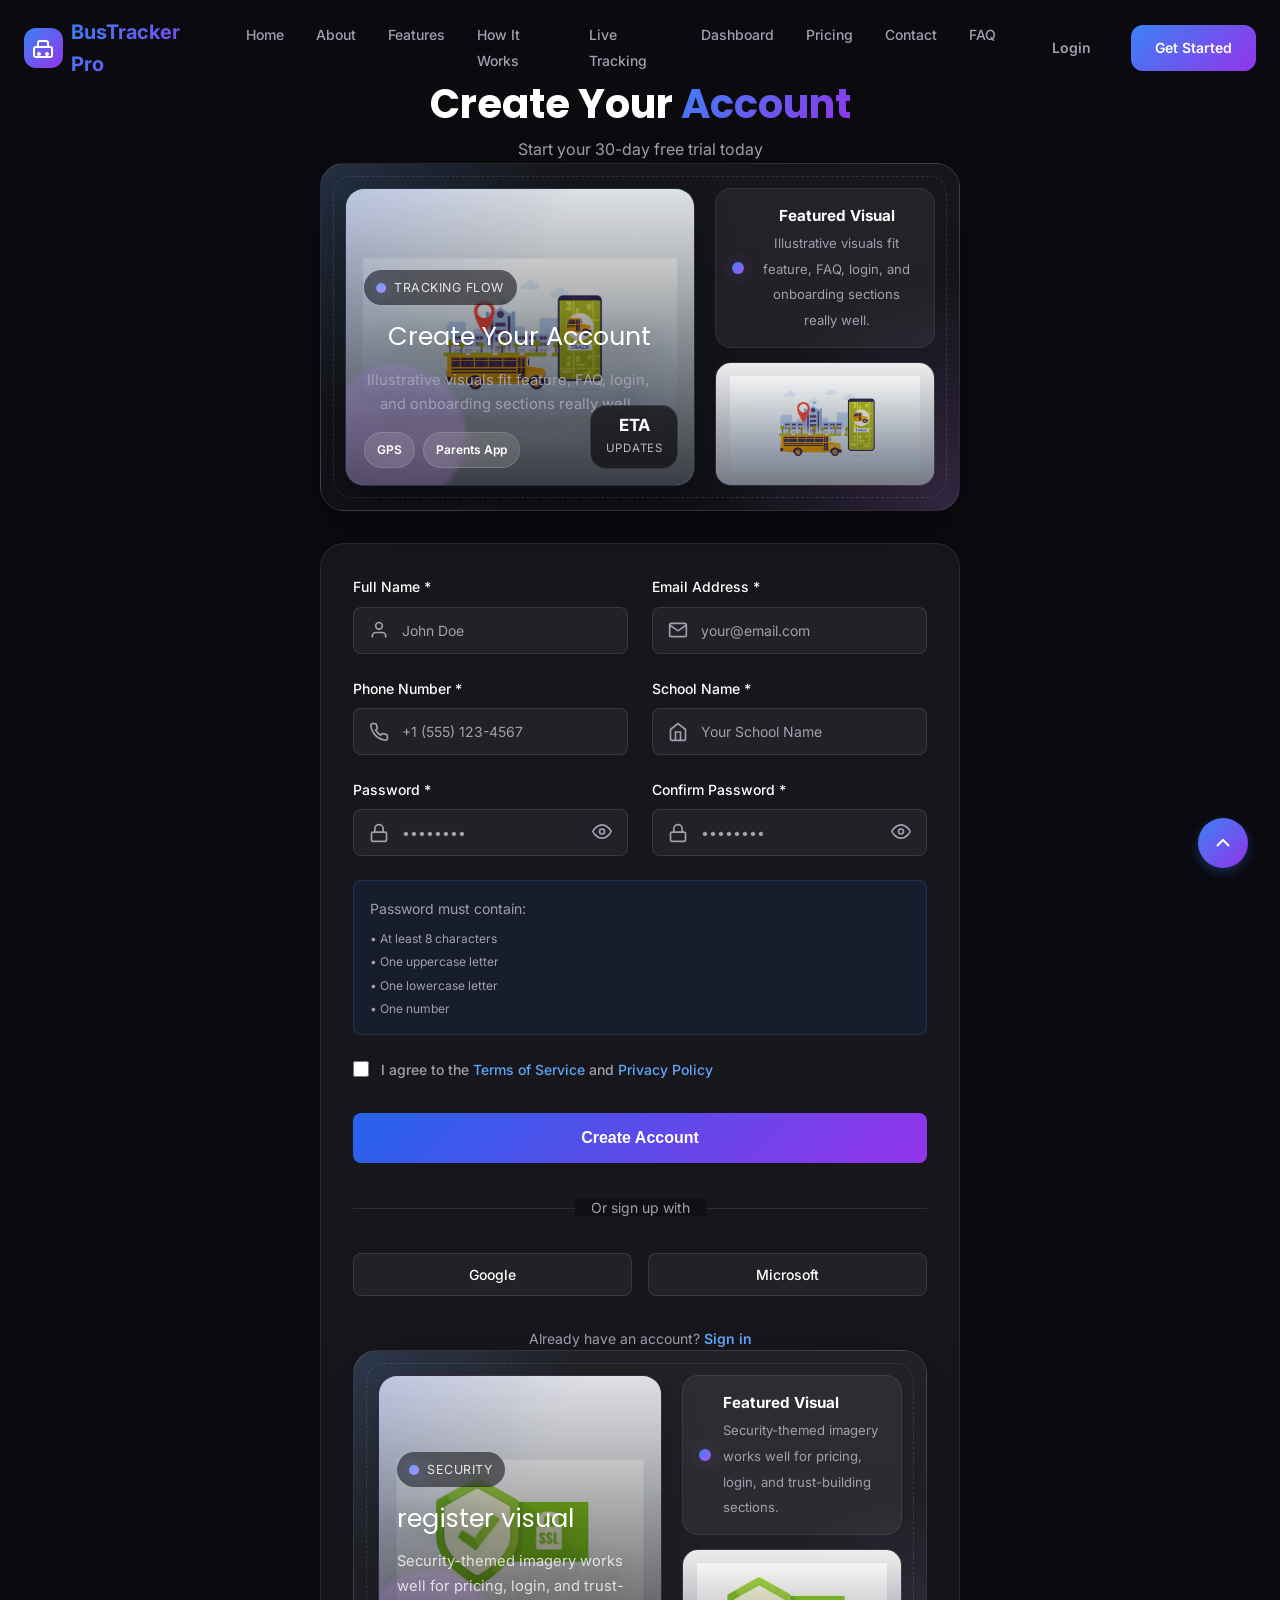
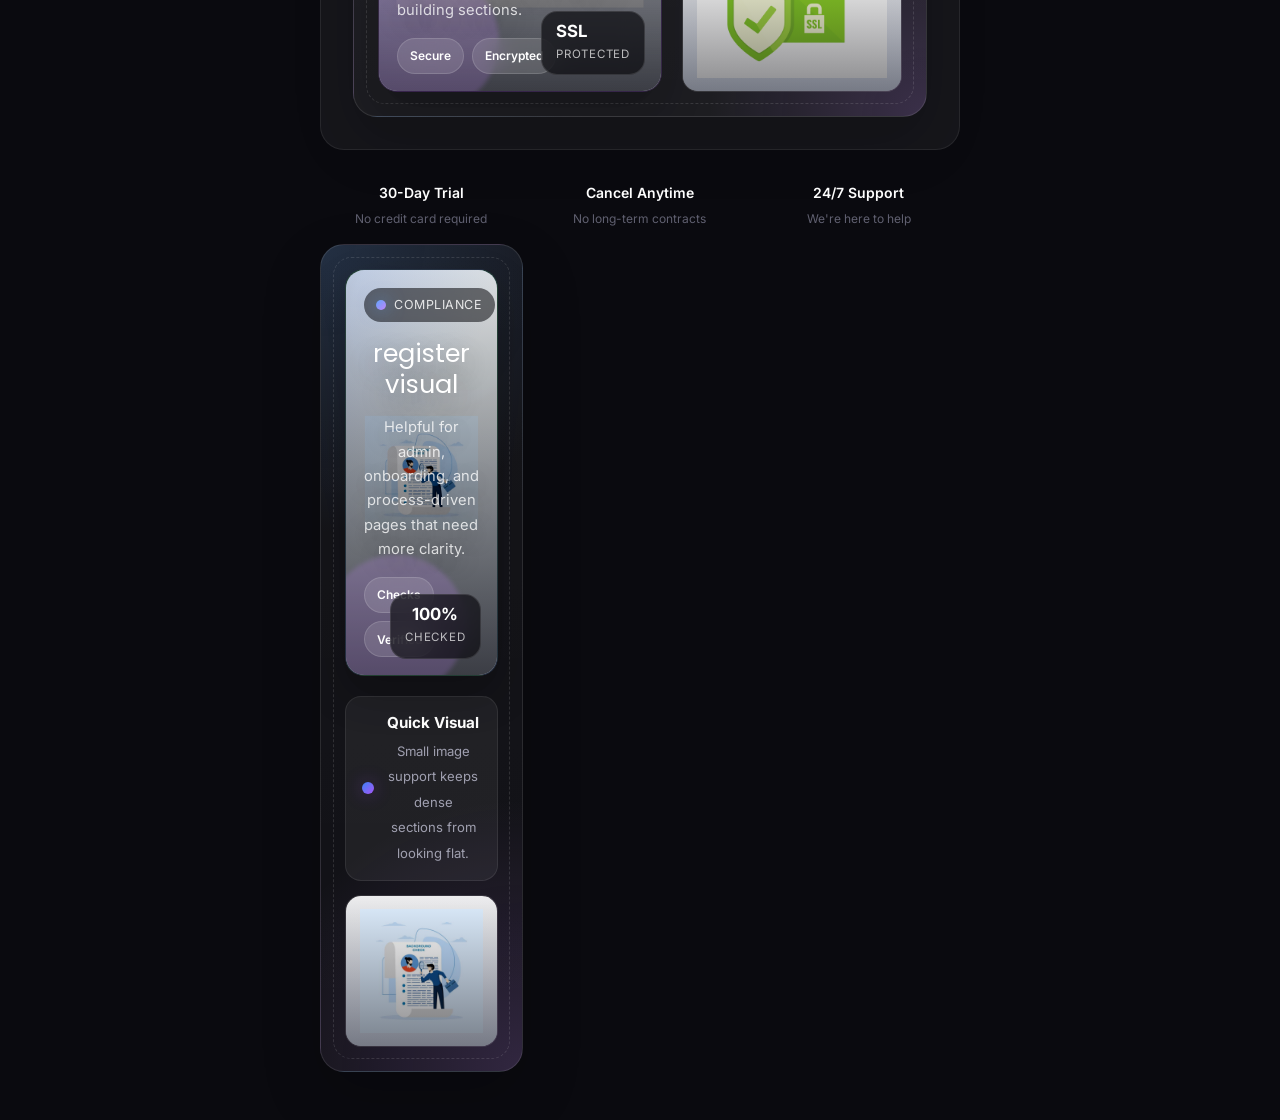
<file: register.html>
<!DOCTYPE html>
<html lang="en">
<head>
    <meta charset="UTF-8">
    <meta name="viewport" content="width=device-width, initial-scale=1.0">
    <title>Register - BusTracker Pro</title>
    <link rel="stylesheet" href="css/style.css">
    <link rel="stylesheet" href="css/animations.css">
    <link rel="preconnect" href="https://fonts.googleapis.com">
    <link rel="preconnect" href="https://fonts.gstatic.com" crossorigin>
    <link href="https://fonts.googleapis.com/css2?family=Inter:wght@300;400;500;600;700;800;900&family=Poppins:wght@300;400;500;600;700;800;900&display=swap" rel="stylesheet">
    <style>
        .page-wrapper { padding-top: 80px; min-height: 100vh; display: flex; align-items: center; justify-content: center; padding-bottom: 3rem; }
        .auth-container { width: 100%; max-width: 42rem; padding: 0 1rem; }

        .auth-header { text-align: center; margin-bottom: 2rem; }
        .auth-header h1 { font-size: 2.5rem; margin-bottom: 0.5rem; }
        .auth-header p { color: var(--text-secondary); }

        .auth-card { background: rgba(255,255,255,0.05); border: 1px solid rgba(255,255,255,0.08); border-radius: 1.5rem; padding: 2rem; backdrop-filter: blur(10px); }

        .form-group { margin-bottom: 1.5rem; }
        .form-row { display: grid; grid-template-columns: 1fr 1fr; gap: 1.5rem; }
        @media (max-width: 640px) { .form-row { grid-template-columns: 1fr; } }
        label { display: block; font-size: 0.875rem; font-weight: 500; margin-bottom: 0.5rem; }
        .input-wrap { position: relative; }
        .input-wrap .input-icon { position: absolute; left: 1rem; top: 50%; transform: translateY(-50%); width: 20px; height: 20px; stroke: var(--text-secondary); pointer-events: none; }
        .form-input { width: 100%; padding: 0.875rem 1rem 0.875rem 3rem; background: rgba(255,255,255,0.05); border: 1px solid rgba(255,255,255,0.1); border-radius: 0.5rem; color: white; font-family: inherit; font-size: 0.875rem; transition: border-color 0.3s; outline: none; box-sizing: border-box; }
        .form-input:focus { border-color: #3b82f6; }
        .form-input::placeholder { color: var(--text-secondary); }
        .form-input-pr { padding-right: 3rem; }
        .toggle-pwd { position: absolute; right: 1rem; top: 50%; transform: translateY(-50%); background: none; border: none; cursor: pointer; color: var(--text-secondary); padding: 0; }
        .toggle-pwd svg { width: 20px; height: 20px; stroke: currentColor; }

        .pwd-requirements { padding: 1rem; background: rgba(59,130,246,0.08); border: 1px solid rgba(59,130,246,0.2); border-radius: 0.5rem; margin-bottom: 1.5rem; }
        .pwd-requirements p { font-size: 0.875rem; color: var(--text-secondary); margin-bottom: 0.5rem; }
        .pwd-requirements ul { list-style: none; display: flex; flex-direction: column; gap: 0.25rem; }
        .pwd-requirements li { font-size: 0.75rem; color: var(--text-secondary); }
        .pwd-requirements li::before { content: '• '; }

        .terms-label { display: flex; align-items: flex-start; gap: 0.75rem; cursor: pointer; font-size: 0.875rem; color: var(--text-secondary); }
        .terms-label input[type="checkbox"] { width: 16px; height: 16px; margin-top: 2px; flex-shrink: 0; cursor: pointer; accent-color: #3b82f6; }
        .terms-label a { color: #60a5fa; text-decoration: none; }
        .terms-label a:hover { color: #93c5fd; }

        .btn-submit { width: 100%; padding: 1rem; background: linear-gradient(135deg, #2563eb, #9333ea); border: none; border-radius: 0.5rem; color: white; font-size: 1rem; font-weight: 600; cursor: pointer; transition: all 0.3s; margin-top: 1.5rem; }
        .btn-submit:hover { box-shadow: 0 10px 30px rgba(59,130,246,0.4); }

        .divider { position: relative; margin: 2rem 0; text-align: center; }
        .divider::before { content: ''; position: absolute; top: 50%; left: 0; right: 0; height: 1px; background: rgba(255,255,255,0.1); }
        .divider span { position: relative; padding: 0 1rem; background: #0f0f14; font-size: 0.875rem; color: var(--text-secondary); }

        .social-grid { display: grid; grid-template-columns: 1fr 1fr; gap: 1rem; }
        .btn-social { padding: 0.75rem 1rem; background: rgba(255,255,255,0.05); border: 1px solid rgba(255,255,255,0.1); border-radius: 0.5rem; color: white; font-family: inherit; font-size: 0.875rem; font-weight: 500; cursor: pointer; transition: all 0.3s; }
        .btn-social:hover { background: rgba(255,255,255,0.09); }

        .auth-footer { margin-top: 2rem; text-align: center; font-size: 0.875rem; color: var(--text-secondary); }
        .auth-footer a { color: #60a5fa; text-decoration: none; font-weight: 600; }

        .trust-grid { display: grid; grid-template-columns: repeat(3, 1fr); gap: 1rem; margin-top: 2rem; text-align: center; }
        .trust-item .trust-title { font-weight: 600; color: white; font-size: 0.875rem; margin-bottom: 0.25rem; }
        .trust-item .trust-sub { font-size: 0.75rem; color: var(--text-tertiary); }
    </style>
</head>
<body>
    <nav class="navbar" id="navbar">
        <div class="container">
            <div class="nav-wrapper">
                <a href="index.html" class="logo">
                    <div class="logo-icon">
                        <svg width="24" height="24" viewBox="0 0 24 24" fill="none" stroke="currentColor" stroke-width="2">
                            <rect x="3" y="11" width="18" height="10" rx="2"/>
                            <path d="M7 11V7a2 2 0 0 1 2-2h6a2 2 0 0 1 2 2v4"/>
                            <circle cx="8" cy="18" r="1"/>
                            <circle cx="16" cy="18" r="1"/>
                        </svg>
                    </div>
                    <span class="logo-text">BusTracker Pro</span>
                </a>
                <ul class="nav-menu" id="navMenu">
                    <li><a href="index.html" class="nav-link">Home</a></li>
                    <li><a href="about.html" class="nav-link">About</a></li>
                    <li><a href="features.html" class="nav-link">Features</a></li>
                    <li><a href="how-it-works.html" class="nav-link">How It Works</a></li>
                    <li><a href="tracking.html" class="nav-link">Live Tracking</a></li>
                    <li><a href="dashboard.html" class="nav-link">Dashboard</a></li>
                    <li><a href="pricing.html" class="nav-link">Pricing</a></li>
                    <li><a href="contact.html" class="nav-link">Contact</a></li>
                    <li><a href="faq.html" class="nav-link">FAQ</a></li>
                </ul>
                <div class="nav-actions">
                    <a href="login.html" class="btn btn-text">Login</a>
                    <a href="register.html" class="btn btn-primary">Get Started</a>
                </div>
                <button class="mobile-toggle" id="mobileToggle" aria-label="Toggle menu">
                    <span></span><span></span><span></span>
                </button>
            </div>
        </div>
    </nav>

    <div class="page-wrapper">
        <div class="auth-container fade-in-up">
            <div class="auth-header">
                <h1>Create Your <span class="gradient-text">Account</span></h1>
                <p>Start your 30-day free trial today</p>
            </div>

            <div class="auth-card">
                <form id="registerForm" onsubmit="handleRegister(event)">
                    <div class="form-row">
                        <div class="form-group">
                            <label>Full Name *</label>
                            <div class="input-wrap">
                                <svg class="input-icon" viewBox="0 0 24 24" fill="none" stroke="currentColor" stroke-width="2"><path d="M20 21v-2a4 4 0 0 0-4-4H8a4 4 0 0 0-4 4v2"/><circle cx="12" cy="7" r="4"/></svg>
                                <input type="text" required id="reg_name" class="form-input" placeholder="John Doe">
                            </div>
                        </div>
                        <div class="form-group">
                            <label>Email Address *</label>
                            <div class="input-wrap">
                                <svg class="input-icon" viewBox="0 0 24 24" fill="none" stroke="currentColor" stroke-width="2"><path d="M4 4h16c1.1 0 2 .9 2 2v12c0 1.1-.9 2-2 2H4c-1.1 0-2-.9-2-2V6c0-1.1.9-2 2-2z"/><polyline points="22,6 12,13 2,6"/></svg>
                                <input type="email" required id="reg_email" class="form-input" placeholder="your@email.com">
                            </div>
                        </div>
                    </div>

                    <div class="form-row">
                        <div class="form-group">
                            <label>Phone Number *</label>
                            <div class="input-wrap">
                                <svg class="input-icon" viewBox="0 0 24 24" fill="none" stroke="currentColor" stroke-width="2"><path d="M22 16.92v3a2 2 0 0 1-2.18 2 19.79 19.79 0 0 1-8.63-3.07 19.5 19.5 0 0 1-6-6 19.79 19.79 0 0 1-3.07-8.67A2 2 0 0 1 4.11 2h3a2 2 0 0 1 2 1.72 12.84 12.84 0 0 0 .7 2.81 2 2 0 0 1-.45 2.11L8.09 9.91a16 16 0 0 0 6 6l1.27-1.27a2 2 0 0 1 2.11-.45 12.84 12.84 0 0 0 2.81.7A2 2 0 0 1 22 16.92z"/></svg>
                                <input type="tel" required class="form-input" placeholder="+1 (555) 123-4567">
                            </div>
                        </div>
                        <div class="form-group">
                            <label>School Name *</label>
                            <div class="input-wrap">
                                <svg class="input-icon" viewBox="0 0 24 24" fill="none" stroke="currentColor" stroke-width="2"><path d="M3 9l9-7 9 7v11a2 2 0 0 1-2 2H5a2 2 0 0 1-2-2z"/><polyline points="9 22 9 12 15 12 15 22"/></svg>
                                <input type="text" required class="form-input" placeholder="Your School Name">
                            </div>
                        </div>
                    </div>

                    <div class="form-row">
                        <div class="form-group">
                            <label>Password *</label>
                            <div class="input-wrap">
                                <svg class="input-icon" viewBox="0 0 24 24" fill="none" stroke="currentColor" stroke-width="2"><rect x="3" y="11" width="18" height="11" rx="2"/><path d="M7 11V7a5 5 0 0 1 10 0v4"/></svg>
                                <input type="password" required id="reg_pwd" class="form-input form-input-pr" placeholder="••••••••">
                                <button type="button" class="toggle-pwd" onclick="togglePwd('reg_pwd', this)">
                                    <svg viewBox="0 0 24 24" fill="none" stroke="currentColor" stroke-width="2"><path d="M1 12s4-8 11-8 11 8 11 8-4 8-11 8-11-8-11-8z"/><circle cx="12" cy="12" r="3"/></svg>
                                </button>
                            </div>
                        </div>
                        <div class="form-group">
                            <label>Confirm Password *</label>
                            <div class="input-wrap">
                                <svg class="input-icon" viewBox="0 0 24 24" fill="none" stroke="currentColor" stroke-width="2"><rect x="3" y="11" width="18" height="11" rx="2"/><path d="M7 11V7a5 5 0 0 1 10 0v4"/></svg>
                                <input type="password" required id="reg_confirm" class="form-input form-input-pr" placeholder="••••••••">
                                <button type="button" class="toggle-pwd" onclick="togglePwd('reg_confirm', this)">
                                    <svg viewBox="0 0 24 24" fill="none" stroke="currentColor" stroke-width="2"><path d="M1 12s4-8 11-8 11 8 11 8-4 8-11 8-11-8-11-8z"/><circle cx="12" cy="12" r="3"/></svg>
                                </button>
                            </div>
                        </div>
                    </div>

                    <div class="pwd-requirements">
                        <p>Password must contain:</p>
                        <ul>
                            <li>At least 8 characters</li>
                            <li>One uppercase letter</li>
                            <li>One lowercase letter</li>
                            <li>One number</li>
                        </ul>
                    </div>

                    <label class="terms-label">
                        <input type="checkbox" id="reg_terms" required>
                        <span>I agree to the <a href="#">Terms of Service</a> and <a href="#">Privacy Policy</a></span>
                    </label>

                    <button type="submit" class="btn-submit">Create Account</button>
                </form>

                <div class="divider"><span>Or sign up with</span></div>

                <div class="social-grid">
                    <button class="btn-social">Google</button>
                    <button class="btn-social">Microsoft</button>
                </div>

                <div class="auth-footer">
                    Already have an account? <a href="login.html">Sign in</a>
                </div>
            </div>

            <div class="trust-grid">
                <div class="trust-item">
                    <div class="trust-title">30-Day Trial</div>
                    <div class="trust-sub">No credit card required</div>
                </div>
                <div class="trust-item">
                    <div class="trust-title">Cancel Anytime</div>
                    <div class="trust-sub">No long-term contracts</div>
                </div>
                <div class="trust-item">
                    <div class="trust-title">24/7 Support</div>
                    <div class="trust-sub">We're here to help</div>
                </div>
            </div>
        </div>
    </div>

    <script src="js/main.js"></script>
    <script>
        function handleRegister(e) {
            e.preventDefault();
            const pwd = document.getElementById('reg_pwd').value;
            const confirm = document.getElementById('reg_confirm').value;
            if (pwd !== confirm) { alert('Passwords do not match'); return; }
            alert('Registration successful! Check your email to verify your account.');
            e.target.reset();
        }
        function togglePwd(id, btn) {
            const input = document.getElementById(id);
            const isText = input.type === 'text';
            input.type = isText ? 'password' : 'text';
            btn.querySelector('svg').innerHTML = isText
                ? '<path d="M1 12s4-8 11-8 11 8 11 8-4 8-11 8-11-8-11-8z"/><circle cx="12" cy="12" r="3"/>'
                : '<path d="M17.94 17.94A10.07 10.07 0 0 1 12 20c-7 0-11-8-11-8a18.45 18.45 0 0 1 5.06-5.94M9.9 4.24A9.12 9.12 0 0 1 12 4c7 0 11 8 11 8a18.5 18.5 0 0 1-2.16 3.19m-6.72-1.07a3 3 0 1 1-4.24-4.24"/><line x1="1" y1="1" x2="23" y2="23"/>';
        }
    </script>
</body>
</html>
</file>
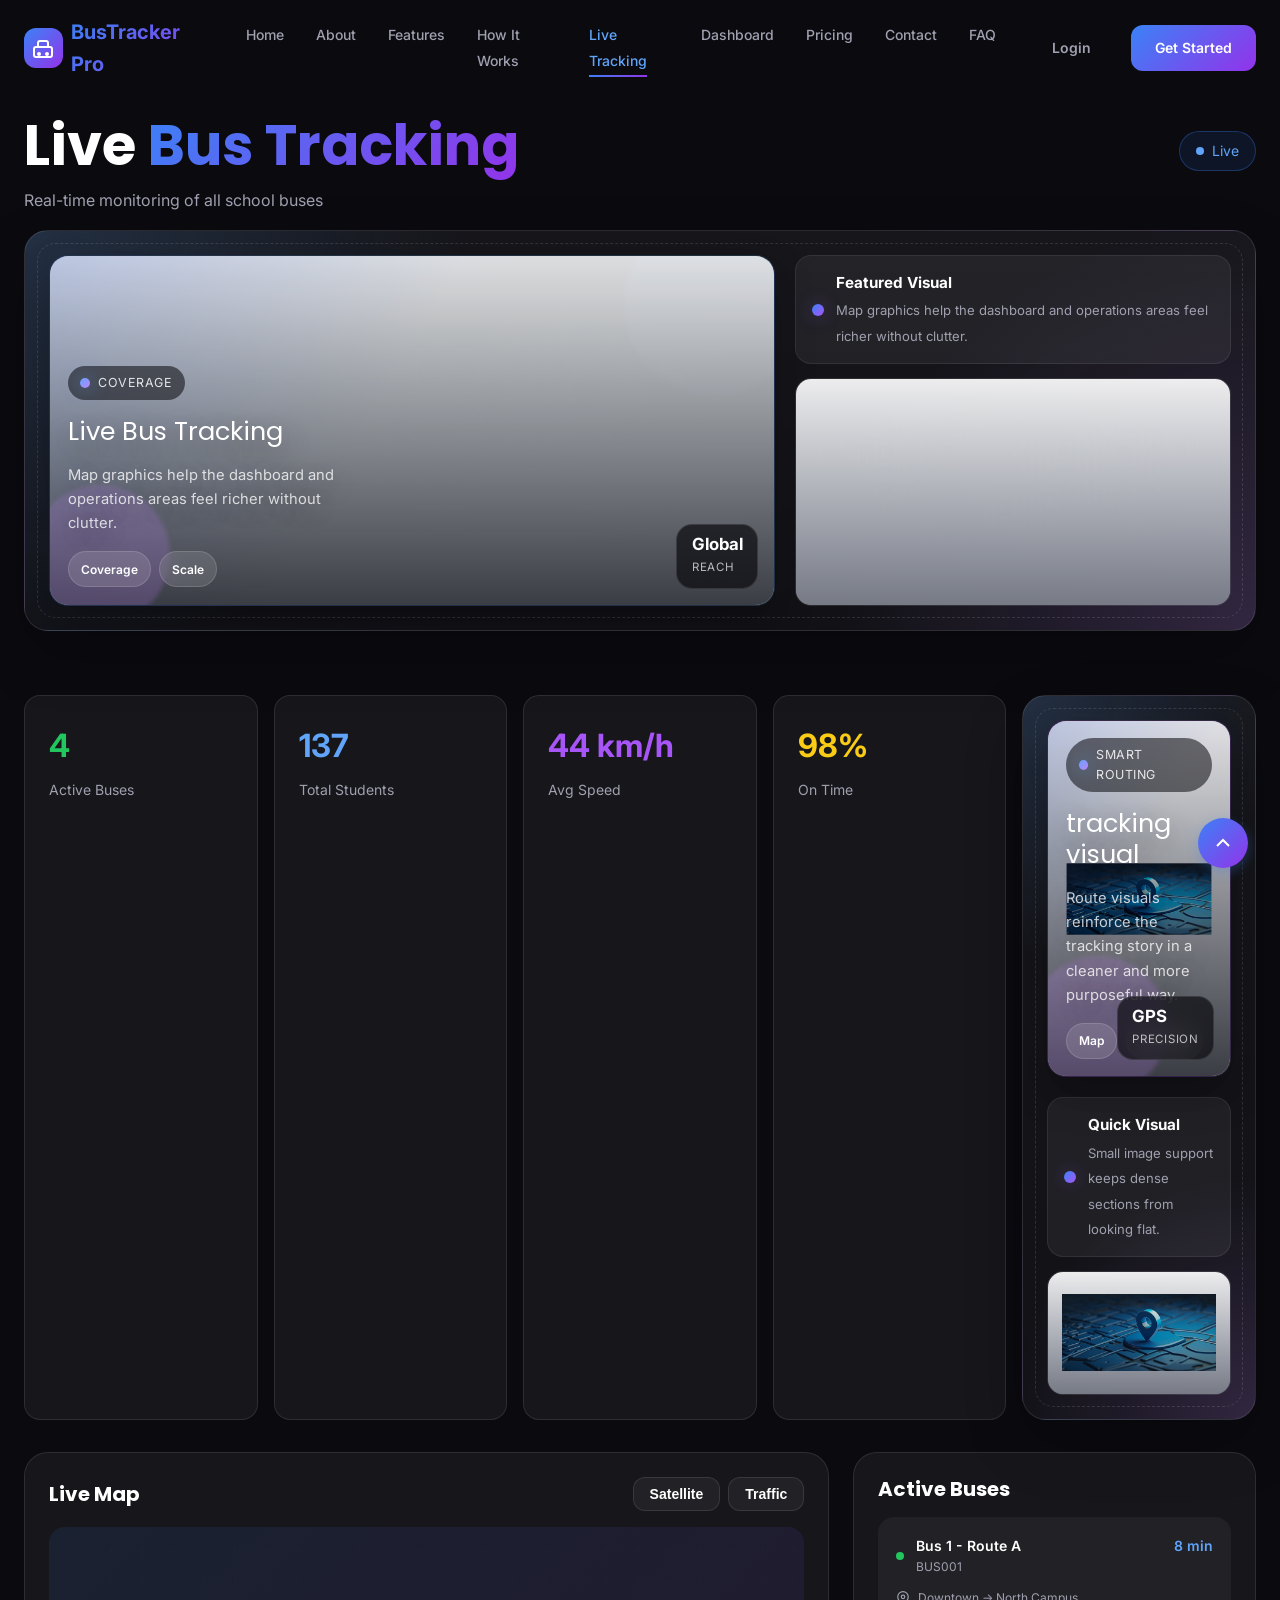
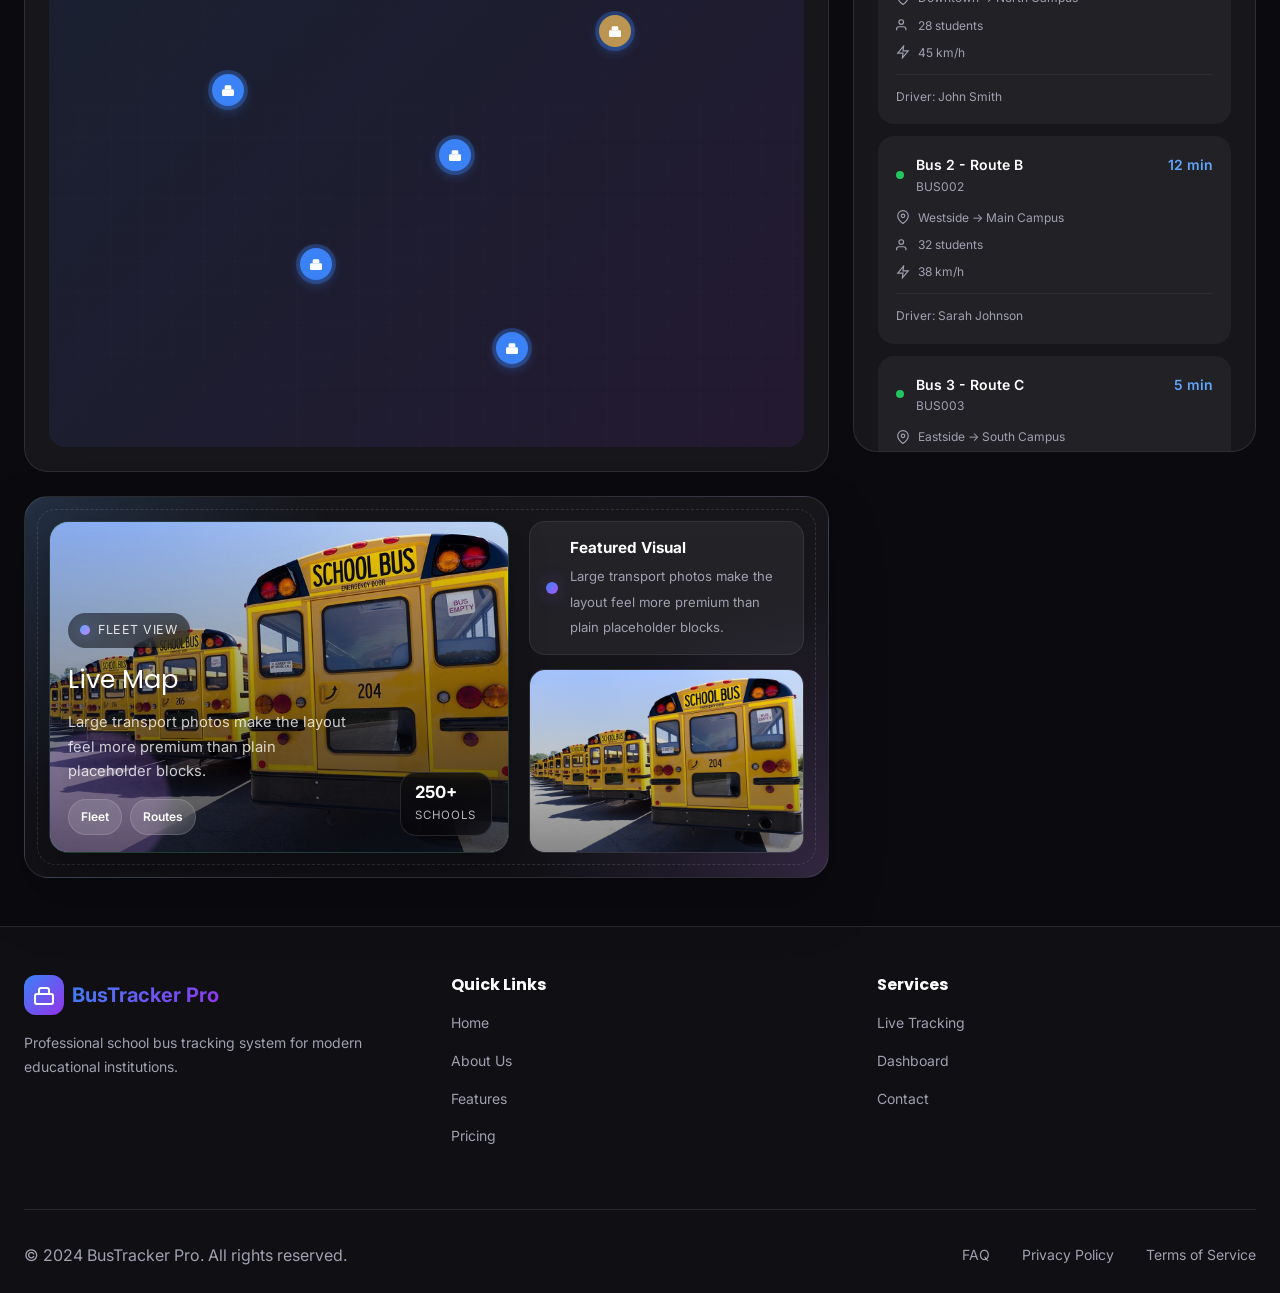
<file: tracking.html>
<!DOCTYPE html>
<html lang="en">
<head>
    <meta charset="UTF-8">
    <meta name="viewport" content="width=device-width, initial-scale=1.0">
    <meta name="description" content="Live GPS tracking for all school buses in real-time">
    <title>Live Tracking - BusTracker Pro</title>
    <link rel="stylesheet" href="css/style.css">
    <link rel="stylesheet" href="css/animations.css">
    <link rel="preconnect" href="https://fonts.googleapis.com">
    <link rel="preconnect" href="https://fonts.gstatic.com" crossorigin>
    <link href="https://fonts.googleapis.com/css2?family=Inter:wght@300;400;500;600;700;800;900&family=Poppins:wght@300;400;500;600;700;800;900&display=swap" rel="stylesheet">
    <style>
        .tracking-page { padding-top: 80px; min-height: 100vh; }
        .tracking-header { padding: 2rem 0; }
        .tracking-header h1 { margin-bottom: 0.5rem; }
        .tracking-stats { display: grid; grid-template-columns: repeat(auto-fit, minmax(200px, 1fr)); gap: 1rem; margin: 2rem 0; }
        .stat-box { padding: 1.5rem; background: rgba(255,255,255,0.05); border-radius: 1rem; border: 1px solid rgba(255,255,255,0.1); }
        .stat-box .stat-value { font-size: 2rem; font-weight: 700; margin-bottom: 0.5rem; }
        .stat-box .stat-label { color: var(--text-secondary); font-size: 0.875rem; }
        .tracking-grid { display: grid; grid-template-columns: 2fr 1fr; gap: 1.5rem; margin-bottom: 3rem; }
        .map-container { background: rgba(255,255,255,0.05); border-radius: 1.5rem; border: 1px solid rgba(255,255,255,0.1); padding: 1.5rem; min-height: 600px; }
        .map-header { display: flex; justify-content: space-between; align-items: center; margin-bottom: 1rem; }
        .map-header h2 { font-size: 1.25rem; }
        .map-view { position: relative; height: 520px; background: linear-gradient(135deg, rgba(59,130,246,0.1) 0%, rgba(147,51,234,0.1) 100%); border-radius: 1rem; overflow: hidden; }
        .map-grid { position: absolute; inset: 0; background-image: repeating-linear-gradient(0deg, rgba(255,255,255,0.05) 0px, transparent 1px, transparent 30px, rgba(255,255,255,0.05) 31px), repeating-linear-gradient(90deg, rgba(255,255,255,0.05) 0px, transparent 1px, transparent 30px, rgba(255,255,255,0.05) 31px); opacity: 0.3; }
        .map-bus-marker { position: absolute; width: 32px; height: 32px; background: #3b82f6; border-radius: 50%; display: flex; align-items: center; justify-content: center; cursor: pointer; transform: translate(-50%, -50%); transition: all 0.3s ease; box-shadow: 0 4px 12px rgba(59,130,246,0.4); z-index: 10; }
        .map-bus-marker::before { content: ''; position: absolute; inset: -4px; border-radius: 50%; background: #3b82f6; opacity: 0.3; animation: ping 2s infinite; }
        .map-bus-marker.selected { background: #9333ea; box-shadow: 0 4px 20px rgba(147,51,234,0.6); transform: translate(-50%, -50%) scale(1.2); z-index: 20; }
        .map-bus-marker.idle { background: #f59e0b; }
        .map-bus-marker svg { width: 16px; height: 16px; fill: white; position: relative; z-index: 1; }
        .marker-tooltip { position: absolute; bottom: 100%; left: 50%; transform: translateX(-50%); background: rgba(15,15,20,0.95); backdrop-filter: blur(10px); padding: 0.5rem 0.75rem; border-radius: 0.5rem; white-space: nowrap; opacity: 0; pointer-events: none; transition: all 0.3s ease; margin-bottom: 0.5rem; border: 1px solid rgba(255,255,255,0.1); }
        .map-bus-marker:hover .marker-tooltip { opacity: 1; }
        .tooltip-title { font-size: 0.75rem; font-weight: 600; margin-bottom: 0.125rem; }
        .tooltip-speed { font-size: 0.625rem; color: var(--text-secondary); }
        .buses-list { background: rgba(255,255,255,0.05); border-radius: 1.5rem; border: 1px solid rgba(255,255,255,0.1); padding: 1.5rem; max-height: 600px; overflow-y: auto; }
        .buses-list h2 { font-size: 1.25rem; margin-bottom: 1rem; }
        .bus-card { background: rgba(255,255,255,0.05); border-radius: 1rem; padding: 1rem; margin-bottom: 0.75rem; cursor: pointer; transition: all 0.3s ease; border: 2px solid transparent; }
        .bus-card:hover { background: rgba(255,255,255,0.08); }
        .bus-card.selected { border-color: #9333ea; background: rgba(147,51,234,0.1); }
        .bus-header { display: flex; justify-content: space-between; align-items: flex-start; margin-bottom: 0.75rem; }
        .bus-info { display: flex; align-items: center; gap: 0.75rem; }
        .status-dot { width: 8px; height: 8px; border-radius: 50%; flex-shrink: 0; animation: pulse 2s infinite; }
        .status-dot.active { background: #22c55e; }
        .status-dot.idle { background: #f59e0b; }
        .bus-name { font-weight: 600; font-size: 0.875rem; }
        .bus-id { font-size: 0.75rem; color: var(--text-secondary); }
        .bus-eta { font-size: 0.875rem; font-weight: 600; color: #60a5fa; }
        .bus-details { display: flex; flex-direction: column; gap: 0.5rem; font-size: 0.75rem; color: var(--text-secondary); margin-bottom: 0.75rem; }
        .detail-item { display: flex; align-items: center; gap: 0.5rem; }
        .detail-item svg { width: 14px; height: 14px; flex-shrink: 0; }
        .bus-driver { font-size: 0.75rem; color: var(--text-secondary); padding-top: 0.75rem; border-top: 1px solid rgba(255,255,255,0.05); }
        @media (max-width: 1024px) { .tracking-grid { grid-template-columns: 1fr; } .buses-list { max-height: 400px; } }
        @media (max-width: 768px) { .tracking-stats { grid-template-columns: repeat(2, 1fr); } }
    </style>
</head>
<body class="tracking-page">
    
    <!-- Navigation (Same as index.html) -->
    <nav class="navbar" id="navbar">
        <div class="container">
            <div class="nav-wrapper">
                <a href="index.html" class="logo">
                    <div class="logo-icon">
                        <svg width="24" height="24" viewBox="0 0 24 24" fill="none" stroke="currentColor" stroke-width="2">
                            <rect x="3" y="11" width="18" height="10" rx="2"/>
                            <path d="M7 11V7a2 2 0 0 1 2-2h6a2 2 0 0 1 2 2v4"/>
                            <circle cx="8" cy="18" r="1"/>
                            <circle cx="16" cy="18" r="1"/>
                        </svg>
                    </div>
                    <span class="logo-text">BusTracker Pro</span>
                </a>
                <ul class="nav-menu" id="navMenu">
                    <li><a href="index.html" class="nav-link">Home</a></li>
                    <li><a href="about.html" class="nav-link">About</a></li>
                    <li><a href="features.html" class="nav-link">Features</a></li>
                    <li><a href="how-it-works.html" class="nav-link">How It Works</a></li>
                    <li><a href="tracking.html" class="nav-link active">Live Tracking</a></li>
                    <li><a href="dashboard.html" class="nav-link">Dashboard</a></li>
                    <li><a href="pricing.html" class="nav-link">Pricing</a></li>
                    <li><a href="contact.html" class="nav-link">Contact</a></li>
                    <li><a href="faq.html" class="nav-link">FAQ</a></li>
                </ul>
                <div class="nav-actions">
                    <a href="login.html" class="btn btn-text">Login</a>
                    <a href="register.html" class="btn btn-primary">Get Started</a>
                </div>
                <button class="mobile-toggle" id="mobileToggle" aria-label="Toggle menu">
                    <span></span><span></span><span></span>
                </button>
            </div>
        </div>
    </nav>

    <!-- Main Content -->
    <div class="container">
        <div class="tracking-header fade-in-up">
            <div style="display: flex; justify-content: space-between; align-items: center; margin-bottom: 1rem;">
                <div>
                    <h1>Live <span class="gradient-text">Bus Tracking</span></h1>
                    <p style="color: var(--text-secondary);">Real-time monitoring of all school buses</p>
                </div>
                <div class="badge">
                    <span class="badge-dot"></span>
                    <span>Live</span>
                </div>
            </div>
        </div>

        <!-- Stats -->
        <div class="tracking-stats fade-in-up delay-100">
            <div class="stat-box">
                <div class="stat-value" style="color: #22c55e;" id="activeBuses">0</div>
                <div class="stat-label">Active Buses</div>
            </div>
            <div class="stat-box">
                <div class="stat-value" style="color: #60a5fa;" id="totalStudents">0</div>
                <div class="stat-label">Total Students</div>
            </div>
            <div class="stat-box">
                <div class="stat-value" style="color: #a855f7;" id="avgSpeed">0</div>
                <div class="stat-label">Avg Speed</div>
            </div>
            <div class="stat-box">
                <div class="stat-value" style="color: #facc15;" id="onTime">0</div>
                <div class="stat-label">On Time</div>
            </div>
        </div>

        <!-- Tracking Grid -->
        <div class="tracking-grid fade-in-up delay-200">
            <!-- Map View -->
            <div class="map-container">
                <div class="map-header">
                    <h2>Live Map</h2>
                    <div style="display: flex; gap: 0.5rem;">
                        <button class="btn btn-secondary" style="padding: 0.5rem 1rem; font-size: 0.875rem;">Satellite</button>
                        <button class="btn btn-secondary" style="padding: 0.5rem 1rem; font-size: 0.875rem;">Traffic</button>
                    </div>
                </div>
                <div class="map-view" id="busMap">
                    <div class="map-grid"></div>
                    <!-- Bus markers will be added by JavaScript -->
                </div>
            </div>

            <!-- Bus List -->
            <div class="buses-list">
                <h2>Active Buses</h2>
                <div id="busList">
                    <!-- Bus cards will be added by JavaScript -->
                </div>
            </div>
        </div>
    </div>

    <!-- Footer (Same as index.html) -->
    <footer class="footer">
        <div class="container">
            <div class="footer-content">
                <div class="footer-section">
                    <a href="index.html" class="footer-logo">
                        <div class="logo-icon">
                            <svg width="24" height="24" viewBox="0 0 24 24" fill="none" stroke="currentColor" stroke-width="2">
                                <rect x="3" y="11" width="18" height="10" rx="2"/>
                                <path d="M7 11V7a2 2 0 0 1 2-2h6a2 2 0 0 1 2 2v4"/>
                            </svg>
                        </div>
                        <span class="logo-text">BusTracker Pro</span>
                    </a>
                    <p class="footer-description">Professional school bus tracking system for modern educational institutions.</p>
                </div>
                <div class="footer-section">
                    <h3 class="footer-title">Quick Links</h3>
                    <ul class="footer-links">
                        <li><a href="index.html">Home</a></li>
                        <li><a href="about.html">About Us</a></li>
                        <li><a href="features.html">Features</a></li>
                        <li><a href="pricing.html">Pricing</a></li>
                    </ul>
                </div>
                <div class="footer-section">
                    <h3 class="footer-title">Services</h3>
                    <ul class="footer-links">
                        <li><a href="tracking.html">Live Tracking</a></li>
                        <li><a href="dashboard.html">Dashboard</a></li>
                        <li><a href="contact.html">Contact</a></li>
                    </ul>
                </div>
            </div>
            <div class="footer-bottom">
                <p>&copy; 2024 BusTracker Pro. All rights reserved.</p>
                <div class="footer-bottom-links">
                    <a href="faq.html">FAQ</a>
                    <a href="#">Privacy Policy</a>
                    <a href="#">Terms of Service</a>
                </div>
            </div>
        </div>
    </footer>

    <script src="js/main.js"></script>
    <script src="js/tracking.js"></script>
</body>
</html>
</file>
<file: css/style.css>
/* ===================================
   CSS RESET & BASE STYLES
   =================================== */
* {
    margin: 0;
    padding: 0;
    box-sizing: border-box;
}

:root {
    /* Colors */
    --bg-primary: #0a0a0f;
    --bg-secondary: #0f0f14;
    --bg-tertiary: #15151a;
    --text-primary: #ffffff;
    --text-secondary: #a0a0b0;
    --text-tertiary: #606070;
    
    /* Gradients */
    --gradient-primary: linear-gradient(135deg, #3b82f6 0%, #9333ea 100%);
    --gradient-secondary: linear-gradient(135deg, #1e40af 0%, #7c3aed 100%);
    
    /* Accent Colors */
    --blue-400: #60a5fa;
    --blue-500: #3b82f6;
    --blue-600: #2563eb;
    --purple-400: #c084fc;
    --purple-500: #a855f7;
    --purple-600: #9333ea;
    --green-400: #4ade80;
    --green-500: #22c55e;
    --yellow-400: #facc15;
    --red-400: #f87171;
    --red-500: #ef4444;
    
    /* Spacing */
    --spacing-xs: 0.5rem;
    --spacing-sm: 1rem;
    --spacing-md: 1.5rem;
    --spacing-lg: 2rem;
    --spacing-xl: 3rem;
    --spacing-2xl: 4rem;
    
    /* Border Radius */
    --radius-sm: 0.5rem;
    --radius-md: 0.75rem;
    --radius-lg: 1rem;
    --radius-xl: 1.5rem;
    
    /* Shadows */
    --shadow-sm: 0 1px 2px 0 rgba(0, 0, 0, 0.05);
    --shadow-md: 0 4px 6px -1px rgba(0, 0, 0, 0.1);
    --shadow-lg: 0 10px 15px -3px rgba(0, 0, 0, 0.1);
    --shadow-xl: 0 20px 25px -5px rgba(0, 0, 0, 0.1);
    --shadow-glow: 0 0 30px rgba(59, 130, 246, 0.3);
    
    /* Transitions */
    --transition-fast: 0.15s ease;
    --transition-base: 0.3s ease;
    --transition-slow: 0.5s ease;
    
    /* Z-index */
    --z-dropdown: 1000;
    --z-sticky: 1020;
    --z-fixed: 1030;
    --z-modal: 1040;
    --z-tooltip: 1050;
    
    /* Typography */
    --font-primary: 'Inter', -apple-system, BlinkMacSystemFont, 'Segoe UI', sans-serif;
    --font-secondary: 'Poppins', sans-serif;
}

html {
    scroll-behavior: smooth;
}

body {
    font-family: var(--font-primary);
    background-color: var(--bg-primary);
    color: var(--text-primary);
    line-height: 1.6;
    overflow-x: hidden;
}

/* ===================================
   TYPOGRAPHY
   =================================== */
h1, h2, h3, h4, h5, h6 {
    font-family: var(--font-secondary);
    font-weight: 700;
    line-height: 1.2;
}

h1 { font-size: clamp(2rem, 5vw, 3.5rem); }
h2 { font-size: clamp(1.75rem, 4vw, 2.5rem); }
h3 { font-size: clamp(1.5rem, 3vw, 2rem); }
h4 { font-size: clamp(1.25rem, 2.5vw, 1.5rem); }

p {
    font-size: 1rem;
    line-height: 1.7;
}

a {
    color: inherit;
    text-decoration: none;
    transition: var(--transition-base);
}

/* ===================================
   UTILITY CLASSES
   =================================== */
.container {
    max-width: 1280px;
    margin: 0 auto;
    padding: 0 1.5rem;
}

.text-center { text-align: center; }
.text-left { text-align: left; }
.text-right { text-align: right; }

.gradient-text {
    background: var(--gradient-primary);
    -webkit-background-clip: text;
    -webkit-text-fill-color: transparent;
    background-clip: text;
}

.glass {
    background: rgba(255, 255, 255, 0.05);
    backdrop-filter: blur(10px);
    border: 1px solid rgba(255, 255, 255, 0.1);
    border-radius: var(--radius-lg);
}

.section-media-slot {
    position: relative;
    margin-top: clamp(1.5rem, 3vw, 2.5rem);
    isolation: isolate;
}

.section-media-slot.inline-media-slot {
    margin-top: 0;
}

.section-media-shell {
    position: relative;
    overflow: hidden;
    padding: clamp(1rem, 2.8vw, 1.5rem);
    min-height: 280px;
    background:
        radial-gradient(circle at top left, rgba(96, 165, 250, 0.18), transparent 34%),
        radial-gradient(circle at bottom right, rgba(192, 132, 252, 0.18), transparent 32%),
        linear-gradient(180deg, rgba(255, 255, 255, 0.05), rgba(255, 255, 255, 0.03));
    border: 1px solid rgba(255, 255, 255, 0.1);
    border-radius: 1.5rem;
    backdrop-filter: blur(12px);
    box-shadow: 0 24px 60px rgba(0, 0, 0, 0.18);
}

.section-media-slot.compact-media-slot .section-media-shell {
    min-height: 230px;
}

.section-media-shell::before {
    content: '';
    position: absolute;
    inset: 12px;
    border: 1px dashed rgba(255, 255, 255, 0.12);
    border-radius: 1.15rem;
}

.section-media-grid {
    position: relative;
    z-index: 1;
    display: grid;
    grid-template-columns: minmax(0, 1.5fr) minmax(220px, 0.9fr);
    gap: 1.25rem;
    align-items: stretch;
}

.section-media-slot.compact-media-slot .section-media-grid {
    grid-template-columns: 1fr;
}

.section-media-preview {
    position: relative;
    min-height: 250px;
    overflow: hidden;
    border-radius: 1.2rem;
    background:
        linear-gradient(140deg, rgba(59, 130, 246, 0.22), rgba(168, 85, 247, 0.16)),
        rgba(10, 10, 15, 0.82);
    border: 1px solid rgba(255, 255, 255, 0.08);
    box-shadow: 0 18px 40px rgba(0, 0, 0, 0.24);
}

.section-media-slot.compact-media-slot .section-media-preview {
    min-height: 190px;
}

.section-media-preview::before,
.section-media-preview::after {
    content: '';
    position: absolute;
    border-radius: 999px;
    filter: blur(2px);
}

.section-media-preview::before {
    width: 180px;
    height: 180px;
    top: -40px;
    right: -30px;
    background: rgba(96, 165, 250, 0.22);
    animation: float 6s ease-in-out infinite;
}

.section-media-preview::after {
    width: 140px;
    height: 140px;
    bottom: -20px;
    left: -20px;
    background: rgba(192, 132, 252, 0.2);
    animation: float 7s ease-in-out infinite reverse;
}

.section-media-photo {
    position: absolute;
    inset: 0;
    width: 100%;
    height: 100%;
    object-fit: cover;
    transform: scale(1.02);
    transition: transform 0.8s ease, filter 0.6s ease;
    filter: saturate(1.05) contrast(1.03);
}

.section-media-slot:hover .section-media-photo {
    transform: scale(1.08);
    filter: saturate(1.12) contrast(1.06);
}

.section-media-photo.is-illustration {
    object-fit: contain;
    padding: 1.25rem;
    background: linear-gradient(180deg, rgba(255, 255, 255, 0.9), rgba(230, 238, 255, 0.92));
}

.section-media-scrim {
    position: absolute;
    inset: 0;
    background:
        linear-gradient(180deg, rgba(10, 10, 15, 0.05), rgba(10, 10, 15, 0.76)),
        linear-gradient(120deg, rgba(37, 99, 235, 0.18), transparent 45%);
}

.section-media-frame {
    position: relative;
    z-index: 1;
    display: flex;
    flex-direction: column;
    justify-content: flex-end;
    gap: 1rem;
    min-height: 100%;
    padding: 1.1rem;
}

.section-media-chip {
    display: inline-flex;
    align-items: center;
    gap: 0.5rem;
    width: fit-content;
    padding: 0.45rem 0.8rem;
    border-radius: 999px;
    background: rgba(8, 8, 12, 0.55);
    color: rgba(255, 255, 255, 0.85);
    font-size: 0.78rem;
    letter-spacing: 0.04em;
    text-transform: uppercase;
    backdrop-filter: blur(12px);
}

.section-media-chip::before {
    content: '';
    width: 10px;
    height: 10px;
    border-radius: 50%;
    background: linear-gradient(135deg, var(--blue-400), var(--purple-400));
    box-shadow: 0 0 18px rgba(96, 165, 250, 0.7);
    animation: pulse 2.5s ease-in-out infinite;
}

.section-media-title {
    max-width: 20ch;
    font-family: var(--font-secondary);
    font-size: clamp(1.35rem, 2vw, 1.85rem);
    line-height: 1.2;
    text-shadow: 0 10px 30px rgba(0, 0, 0, 0.45);
}

.section-media-caption {
    max-width: 32ch;
    color: rgba(255, 255, 255, 0.78);
    font-size: 0.92rem;
    line-height: 1.65;
    text-shadow: 0 8px 24px rgba(0, 0, 0, 0.4);
}

.section-media-tags {
    display: flex;
    flex-wrap: wrap;
    gap: 0.55rem;
}

.section-media-tag {
    padding: 0.45rem 0.75rem;
    border-radius: 999px;
    background: rgba(255, 255, 255, 0.12);
    border: 1px solid rgba(255, 255, 255, 0.14);
    backdrop-filter: blur(12px);
    color: white;
    font-size: 0.75rem;
    font-weight: 600;
}

.section-media-notes {
    display: grid;
    gap: 0.85rem;
}

.section-media-note {
    display: flex;
    align-items: center;
    gap: 0.75rem;
    padding: 0.9rem 1rem;
    border-radius: 1rem;
    background: rgba(255, 255, 255, 0.06);
    border: 1px solid rgba(255, 255, 255, 0.08);
    min-height: 84px;
}

.section-media-note::before {
    content: '';
    flex-shrink: 0;
    width: 12px;
    height: 12px;
    border-radius: 50%;
    background: linear-gradient(135deg, var(--blue-500), var(--purple-500));
    box-shadow: 0 0 18px rgba(168, 85, 247, 0.35);
}

.section-media-note strong {
    display: block;
    font-size: 0.95rem;
    margin-bottom: 0.15rem;
}

.section-media-note span {
    color: var(--text-secondary);
    font-size: 0.82rem;
}

.section-media-mini {
    position: relative;
    overflow: hidden;
    min-height: 124px;
    border-radius: 1rem;
    border: 1px solid rgba(255, 255, 255, 0.08);
    background: rgba(255, 255, 255, 0.04);
}

.section-media-mini img {
    width: 100%;
    height: 100%;
    object-fit: cover;
    display: block;
    transition: transform 0.8s ease;
}

.section-media-mini img.is-illustration {
    object-fit: contain;
    padding: 0.85rem;
    background: linear-gradient(180deg, rgba(255, 255, 255, 0.92), rgba(230, 238, 255, 0.94));
}

.section-media-slot:hover .section-media-mini img {
    transform: scale(1.06);
}

.section-media-mini::after {
    content: '';
    position: absolute;
    inset: 0;
    background: linear-gradient(180deg, transparent, rgba(10, 10, 15, 0.48));
}

.section-media-metric {
    position: absolute;
    right: 1rem;
    bottom: 1rem;
    z-index: 2;
    padding: 0.7rem 0.9rem;
    border-radius: 1rem;
    background: rgba(8, 8, 12, 0.68);
    border: 1px solid rgba(255, 255, 255, 0.12);
    backdrop-filter: blur(12px);
}

.section-media-metric strong {
    display: block;
    font-size: 1.05rem;
    line-height: 1;
}

.section-media-metric span {
    display: block;
    margin-top: 0.3rem;
    color: rgba(255, 255, 255, 0.7);
    font-size: 0.72rem;
    text-transform: uppercase;
    letter-spacing: 0.06em;
}

.section-media-slot[data-media-tone="blue"] .section-media-preview {
    background:
        linear-gradient(145deg, rgba(37, 99, 235, 0.24), rgba(14, 165, 233, 0.12)),
        rgba(10, 10, 15, 0.82);
}

.section-media-slot[data-media-tone="purple"] .section-media-preview {
    background:
        linear-gradient(145deg, rgba(126, 34, 206, 0.24), rgba(168, 85, 247, 0.14)),
        rgba(10, 10, 15, 0.82);
}

.section-media-slot[data-media-tone="green"] .section-media-preview {
    background:
        linear-gradient(145deg, rgba(34, 197, 94, 0.2), rgba(59, 130, 246, 0.14)),
        rgba(10, 10, 15, 0.82);
}

/* ===================================
   BUTTONS
   =================================== */
.btn {
    display: inline-flex;
    align-items: center;
    justify-content: center;
    gap: 0.5rem;
    padding: 0.75rem 1.5rem;
    font-size: 0.875rem;
    font-weight: 600;
    border: none;
    border-radius: var(--radius-md);
    cursor: pointer;
    transition: all var(--transition-base);
    white-space: nowrap;
}

.btn-primary {
    background: var(--gradient-primary);
    color: white;
}

.btn-primary:hover {
    transform: translateY(-2px);
    box-shadow: 0 10px 20px rgba(59, 130, 246, 0.3);
}

.btn-secondary {
    background: rgba(255, 255, 255, 0.05);
    border: 1px solid rgba(255, 255, 255, 0.1);
    color: white;
}

.btn-secondary:hover {
    background: rgba(255, 255, 255, 0.1);
}

.btn-text {
    background: transparent;
    color: var(--text-secondary);
}

.btn-text:hover {
    color: var(--text-primary);
}

.btn-lg {
    padding: 1rem 2rem;
    font-size: 1rem;
}

/* ===================================
   NAVIGATION
   =================================== */
.navbar {
    position: fixed;
    top: 0;
    left: 0;
    right: 0;
    z-index: var(--z-fixed);
    padding: 1rem 0;
    transition: all var(--transition-base);
}

.navbar.scrolled {
    background: rgba(10, 10, 15, 0.95);
    backdrop-filter: blur(10px);
    border-bottom: 1px solid rgba(255, 255, 255, 0.1);
}

.nav-wrapper {
    display: flex;
    align-items: center;
    justify-content: space-between;
    gap: 2rem;
}

.logo {
    display: flex;
    align-items: center;
    gap: 0.5rem;
    font-size: 1.25rem;
    font-weight: 700;
    transition: var(--transition-base);
}

.logo:hover {
    transform: scale(1.05);
}

.logo-icon {
    width: 40px;
    height: 40px;
    background: var(--gradient-primary);
    border-radius: var(--radius-md);
    display: flex;
    align-items: center;
    justify-content: center;
    color: white;
}

.logo-text {
    background: var(--gradient-primary);
    -webkit-background-clip: text;
    -webkit-text-fill-color: transparent;
    background-clip: text;
}

.nav-menu {
    display: flex;
    list-style: none;
    gap: 2rem;
}

.nav-link {
    position: relative;
    font-size: 0.875rem;
    font-weight: 500;
    color: var(--text-secondary);
    padding: 0.5rem 0;
}

.nav-link:hover,
.nav-link.active {
    color: var(--blue-400);
}

.nav-link.active::after {
    content: '';
    position: absolute;
    bottom: 0;
    left: 0;
    right: 0;
    height: 2px;
    background: var(--gradient-primary);
}

.nav-actions {
    display: flex;
    align-items: center;
    gap: 1rem;
}

.mobile-toggle {
    display: none;
    flex-direction: column;
    gap: 4px;
    background: none;
    border: none;
    cursor: pointer;
    padding: 0.5rem;
}

.mobile-toggle span {
    width: 24px;
    height: 2px;
    background: white;
    transition: var(--transition-base);
}

.mobile-toggle.active span:nth-child(1) {
    transform: rotate(45deg) translate(5px, 5px);
}

.mobile-toggle.active span:nth-child(2) {
    opacity: 0;
}

.mobile-toggle.active span:nth-child(3) {
    transform: rotate(-45deg) translate(7px, -6px);
}

/* ===================================
   HERO SECTION
   =================================== */
.hero {
    position: relative;
    padding: 10rem 0 6rem;
    overflow: hidden;
}

.hero-bg {
    position: absolute;
    inset: 0;
    background: radial-gradient(circle at 20% 20%, rgba(59, 130, 246, 0.1) 0%, transparent 50%),
                radial-gradient(circle at 80% 80%, rgba(147, 51, 234, 0.1) 0%, transparent 50%);
    pointer-events: none;
}

.hero-content {
    display: grid;
    grid-template-columns: 1fr 1fr;
    gap: 4rem;
    align-items: center;
}

.hero-text {
    max-width: 600px;
}

.badge {
    display: inline-flex;
    align-items: center;
    gap: 0.5rem;
    padding: 0.5rem 1rem;
    background: rgba(59, 130, 246, 0.1);
    border: 1px solid rgba(59, 130, 246, 0.3);
    border-radius: 9999px;
    font-size: 0.875rem;
    color: var(--blue-400);
    margin-bottom: 1.5rem;
}

.badge-dot {
    width: 8px;
    height: 8px;
    background: var(--blue-400);
    border-radius: 50%;
    animation: pulse 2s infinite;
}

.hero-title {
    font-size: clamp(2.5rem, 5vw, 4rem);
    font-weight: 800;
    line-height: 1.1;
    margin-bottom: 1.5rem;
}

.hero-description {
    font-size: 1.25rem;
    color: var(--text-secondary);
    margin-bottom: 2rem;
    line-height: 1.8;
}

.hero-buttons {
    display: flex;
    flex-wrap: wrap;
    gap: 1rem;
    margin-bottom: 3rem;
}

.trust-indicators {
    display: flex;
    align-items: center;
    gap: 1.5rem;
    padding-top: 2rem;
    border-top: 1px solid rgba(255, 255, 255, 0.1);
}

.trust-avatars {
    display: flex;
    margin-left: -0.5rem;
}

.avatar {
    width: 40px;
    height: 40px;
    background: var(--gradient-primary);
    border: 2px solid var(--bg-primary);
    border-radius: 50%;
    display: flex;
    align-items: center;
    justify-content: center;
    font-size: 0.875rem;
    font-weight: 600;
    margin-left: -0.5rem;
}

.trust-text .stars {
    color: var(--yellow-400);
    font-size: 0.875rem;
    margin-bottom: 0.25rem;
}

.trust-text p {
    font-size: 0.875rem;
    color: var(--text-secondary);
}

/* Hero Image/Dashboard Preview */
.hero-image {
    position: relative;
}

.dashboard-preview {
    position: relative;
    padding: 1.5rem;
    background: linear-gradient(180deg, rgba(255, 255, 255, 0.06), rgba(255, 255, 255, 0.03));
    box-shadow: 0 30px 70px rgba(0, 0, 0, 0.28);
}

.preview-header {
    display: flex;
    justify-content: space-between;
    align-items: center;
    margin-bottom: 1rem;
}

.preview-header h3 {
    font-size: 1rem;
    font-weight: 600;
}

.status-live {
    display: flex;
    align-items: center;
    gap: 0.5rem;
    padding: 0.375rem 0.75rem;
    background: rgba(34, 197, 94, 0.1);
    border: 1px solid rgba(34, 197, 94, 0.3);
    border-radius: var(--radius-md);
    font-size: 0.75rem;
    color: var(--green-400);
}

.status-dot {
    width: 6px;
    height: 6px;
    background: var(--green-400);
    border-radius: 50%;
    animation: pulse 2s infinite;
}

.preview-map {
    position: relative;
    height: 250px;
    background: linear-gradient(135deg, rgba(59, 130, 246, 0.1) 0%, rgba(147, 51, 234, 0.1) 100%);
    border-radius: var(--radius-md);
    margin-bottom: 1rem;
    overflow: hidden;
}

.map-grid {
    position: absolute;
    inset: 0;
    background-image: 
        repeating-linear-gradient(0deg, rgba(255, 255, 255, 0.05) 0px, transparent 1px, transparent 20px, rgba(255, 255, 255, 0.05) 21px),
        repeating-linear-gradient(90deg, rgba(255, 255, 255, 0.05) 0px, transparent 1px, transparent 20px, rgba(255, 255, 255, 0.05) 21px);
    opacity: 0.3;
}

.preview-photo {
    position: absolute;
    inset: 0;
    width: 100%;
    height: 100%;
    object-fit: cover;
    filter: saturate(1.05) contrast(1.04);
}

.preview-map::after {
    content: '';
    position: absolute;
    inset: 0;
    background: linear-gradient(180deg, rgba(8, 8, 12, 0.08), rgba(8, 8, 12, 0.62));
}

.bus-marker {
    position: absolute;
    width: 32px;
    height: 32px;
    background: var(--blue-500);
    border-radius: 50%;
    display: flex;
    align-items: center;
    justify-content: center;
    animation: float 3s ease-in-out infinite;
    box-shadow: 0 4px 12px rgba(59, 130, 246, 0.4);
    z-index: 2;
}

.bus-marker::before {
    content: '';
    position: absolute;
    inset: -4px;
    border-radius: 50%;
    background: var(--blue-500);
    opacity: 0.3;
    animation: ping 2s infinite;
}

.preview-stats {
    display: grid;
    grid-template-columns: repeat(3, 1fr);
    gap: 0.75rem;
}

.preview-spotlight {
    position: absolute;
    left: 1rem;
    bottom: 1rem;
    z-index: 2;
    padding: 0.9rem 1rem;
    border-radius: 1rem;
    background: rgba(8, 8, 12, 0.6);
    border: 1px solid rgba(255, 255, 255, 0.12);
    backdrop-filter: blur(12px);
}

.preview-spotlight strong {
    display: block;
    font-size: 1.05rem;
    margin-bottom: 0.25rem;
}

.preview-spotlight span {
    color: rgba(255, 255, 255, 0.72);
    font-size: 0.78rem;
}

.stat-card {
    padding: 0.75rem;
    background: rgba(255, 255, 255, 0.03);
    border-radius: var(--radius-md);
    text-align: center;
}

.stat-value {
    font-size: 1.25rem;
    font-weight: 700;
    margin-bottom: 0.25rem;
}

.stat-value.green { color: var(--green-400); }
.stat-value.blue { color: var(--blue-400); }
.stat-value.purple { color: var(--purple-400); }

.stat-label {
    font-size: 0.75rem;
    color: var(--text-tertiary);
}

.floating-card {
    position: absolute;
    width: 64px;
    height: 64px;
    background: var(--gradient-primary);
    border-radius: var(--radius-lg);
    display: flex;
    align-items: center;
    justify-content: center;
    color: white;
    box-shadow: var(--shadow-xl);
}

.floating-1 {
    top: -2rem;
    right: -2rem;
    animation: float 3s ease-in-out infinite;
}

.floating-2 {
    bottom: -2rem;
    left: -2rem;
    background: linear-gradient(135deg, #22c55e 0%, #10b981 100%);
    animation: float 3s ease-in-out infinite 1s;
}

/* ===================================
   STATS SECTION
   =================================== */
.stats-section {
    padding: 4rem 0;
    background: linear-gradient(180deg, transparent 0%, rgba(59, 130, 246, 0.05) 100%);
}

.stats-grid {
    display: grid;
    grid-template-columns: repeat(auto-fit, minmax(200px, 1fr));
    gap: 2rem;
}

.stat-item {
    text-align: center;
}

.stat-icon {
    width: 64px;
    height: 64px;
    margin: 0 auto 1rem;
    background: rgba(59, 130, 246, 0.1);
    border-radius: var(--radius-lg);
    display: flex;
    align-items: center;
    justify-content: center;
    color: var(--blue-400);
}

.stat-number {
    font-size: 3rem;
    font-weight: 800;
    background: var(--gradient-primary);
    -webkit-background-clip: text;
    -webkit-text-fill-color: transparent;
    background-clip: text;
    margin-bottom: 0.5rem;
}

.stat-number::after {
    content: '+';
    margin-left: 0.25rem;
}

.stat-number:nth-child(4)::after {
    content: '%';
}

.stat-label {
    color: var(--text-secondary);
}

/* ===================================
   FEATURES SECTION
   =================================== */
.features-section {
    padding: 6rem 0;
}

.section-header {
    text-align: center;
    max-width: 700px;
    margin: 0 auto 4rem;
}

.section-title {
    font-size: clamp(2rem, 4vw, 3rem);
    margin-bottom: 1rem;
}

.section-description {
    font-size: 1.25rem;
    color: var(--text-secondary);
}

.features-grid {
    display: grid;
    grid-template-columns: repeat(auto-fit, minmax(300px, 1fr));
    gap: 2rem;
    margin-bottom: 3rem;
}

.feature-card {
    padding: 2rem;
    transition: all var(--transition-base);
    cursor: pointer;
}

.feature-card:hover {
    background: rgba(255, 255, 255, 0.08);
    transform: translateY(-5px);
}

.feature-icon {
    width: 56px;
    height: 56px;
    background: rgba(59, 130, 246, 0.1);
    border-radius: var(--radius-lg);
    display: flex;
    align-items: center;
    justify-content: center;
    color: var(--blue-400);
    margin-bottom: 1.5rem;
    transition: var(--transition-base);
}

.feature-card:hover .feature-icon {
    transform: scale(1.1);
}

.feature-title {
    font-size: 1.25rem;
    margin-bottom: 0.75rem;
}

.feature-description {
    color: var(--text-secondary);
    line-height: 1.7;
}

/* ===================================
   CTA SECTION
   =================================== */
.cta-section {
    padding: 6rem 0;
}

.cta-card {
    position: relative;
    padding: 4rem 2rem;
    text-align: center;
    overflow: hidden;
}

.cta-gradient {
    position: absolute;
    inset: 0;
    background: linear-gradient(135deg, rgba(59, 130, 246, 0.1) 0%, rgba(147, 51, 234, 0.1) 100%);
    pointer-events: none;
}

.cta-content {
    position: relative;
    z-index: 1;
}

.cta-title {
    font-size: clamp(2rem, 4vw, 3rem);
    margin-bottom: 1rem;
}

.cta-description {
    font-size: 1.25rem;
    color: var(--text-secondary);
    margin-bottom: 2rem;
}

.cta-buttons {
    display: flex;
    flex-wrap: wrap;
    justify-content: center;
    gap: 1rem;
}

/* ===================================
   FOOTER
   =================================== */
.footer {
    background: var(--bg-secondary);
    border-top: 1px solid rgba(255, 255, 255, 0.1);
    padding: 3rem 0 1.5rem;
}

.footer-content {
    display: grid;
    grid-template-columns: repeat(auto-fit, minmax(250px, 1fr));
    gap: 3rem;
    margin-bottom: 3rem;
}

.footer-logo {
    display: flex;
    align-items: center;
    gap: 0.5rem;
    font-size: 1.25rem;
    font-weight: 700;
    margin-bottom: 1rem;
}

.footer-description {
    color: var(--text-secondary);
    font-size: 0.875rem;
    line-height: 1.7;
    margin-bottom: 1.5rem;
}

.social-links {
    display: flex;
    gap: 0.75rem;
}

.social-link {
    width: 36px;
    height: 36px;
    background: rgba(255, 255, 255, 0.05);
    border-radius: var(--radius-md);
    display: flex;
    align-items: center;
    justify-content: center;
    transition: var(--transition-base);
}

.social-link:hover {
    background: rgba(59, 130, 246, 0.2);
    color: var(--blue-400);
}

.footer-title {
    font-size: 1rem;
    margin-bottom: 1rem;
}

.footer-links {
    list-style: none;
}

.footer-links li {
    margin-bottom: 0.75rem;
}

.footer-links a {
    color: var(--text-secondary);
    font-size: 0.875rem;
    transition: var(--transition-base);
}

.footer-links a:hover {
    color: var(--blue-400);
}

.footer-contact {
    list-style: none;
}

.footer-contact li {
    display: flex;
    align-items: flex-start;
    gap: 0.75rem;
    margin-bottom: 1rem;
    color: var(--text-secondary);
    font-size: 0.875rem;
}

.footer-contact svg {
    flex-shrink: 0;
    margin-top: 0.125rem;
    color: var(--blue-400);
}

.footer-bottom {
    display: flex;
    justify-content: space-between;
    align-items: center;
    padding-top: 2rem;
    border-top: 1px solid rgba(255, 255, 255, 0.1);
    font-size: 0.875rem;
    color: var(--text-secondary);
}

.footer-bottom-links {
    display: flex;
    gap: 2rem;
}

.footer-bottom-links a:hover {
    color: var(--blue-400);
}

/* ===================================
   RESPONSIVE DESIGN
   =================================== */
@media (max-width: 1024px) {
    .nav-menu,
    .nav-actions {
        display: none;
    }
    
    .mobile-toggle {
        display: flex;
    }
    
    .nav-menu.active {
        display: flex;
        position: absolute;
        top: 100%;
        left: 0;
        right: 0;
        flex-direction: column;
        background: rgba(15, 15, 20, 0.98);
        backdrop-filter: blur(10px);
        padding: 2rem;
        gap: 0;
        border-top: 1px solid rgba(255, 255, 255, 0.1);
    }
    
    .nav-menu.active .nav-link {
        padding: 1rem;
        border-bottom: 1px solid rgba(255, 255, 255, 0.05);
    }
    
    .hero-content {
        grid-template-columns: 1fr;
    }
    
    .hero-text {
        text-align: center;
        max-width: 100%;
    }
    
    .hero-buttons {
        justify-content: center;
    }
    
    .trust-indicators {
        justify-content: center;
    }
}

@media (max-width: 900px) {
    .section-media-grid {
        grid-template-columns: 1fr;
    }
}

@media (max-width: 640px) {
    .section-media-shell {
        padding: 1rem;
        min-height: 210px;
    }

    .section-media-preview {
        min-height: 160px;
        padding: 1rem;
    }

    .section-media-note {
        padding: 0.8rem 0.9rem;
    }

    .section-media-title {
        max-width: none;
    }
}

@media (max-width: 768px) {
    .hero {
        padding: 8rem 0 4rem;
    }
    
    .stats-grid {
        grid-template-columns: repeat(2, 1fr);
    }
    
    .features-grid {
        grid-template-columns: 1fr;
    }
    
    .footer-content {
        grid-template-columns: 1fr;
    }
    
    .footer-bottom {
        flex-direction: column;
        gap: 1rem;
        text-align: center;
    }
    
    .cta-card {
        padding: 3rem 1.5rem;
    }
}

@media (max-width: 480px) {
    .hero-buttons {
        flex-direction: column;
        width: 100%;
    }
    
    .btn {
        width: 100%;
    }
    
    .stats-grid {
        grid-template-columns: 1fr;
    }
}

/* ===================================
   SCROLLBAR STYLING
   =================================== */
::-webkit-scrollbar {
    width: 10px;
}

::-webkit-scrollbar-track {
    background: var(--bg-primary);
}

::-webkit-scrollbar-thumb {
    background: var(--gradient-primary);
    border-radius: 5px;
}

::-webkit-scrollbar-thumb:hover {
    background: var(--gradient-secondary);
}
</file>
<file: css/animations.css>
/* ===================================
   KEYFRAME ANIMATIONS
   =================================== */

@keyframes fadeInUp {
    from {
        opacity: 0;
        transform: translateY(30px);
    }
    to {
        opacity: 1;
        transform: translateY(0);
    }
}

@keyframes fadeInDown {
    from {
        opacity: 0;
        transform: translateY(-30px);
    }
    to {
        opacity: 1;
        transform: translateY(0);
    }
}

@keyframes fadeIn {
    from {
        opacity: 0;
    }
    to {
        opacity: 1;
    }
}

@keyframes slideInLeft {
    from {
        opacity: 0;
        transform: translateX(-30px);
    }
    to {
        opacity: 1;
        transform: translateX(0);
    }
}

@keyframes slideInRight {
    from {
        opacity: 0;
        transform: translateX(30px);
    }
    to {
        opacity: 1;
        transform: translateX(0);
    }
}

@keyframes scaleIn {
    from {
        opacity: 0;
        transform: scale(0.9);
    }
    to {
        opacity: 1;
        transform: scale(1);
    }
}

@keyframes pulse {
    0%, 100% {
        opacity: 1;
    }
    50% {
        opacity: 0.5;
    }
}

@keyframes ping {
    0% {
        transform: scale(1);
        opacity: 1;
    }
    75%, 100% {
        transform: scale(2);
        opacity: 0;
    }
}

@keyframes float {
    0%, 100% {
        transform: translateY(0);
    }
    50% {
        transform: translateY(-20px);
    }
}

@keyframes spin {
    from {
        transform: rotate(0deg);
    }
    to {
        transform: rotate(360deg);
    }
}

@keyframes shimmer {
    0% {
        background-position: -1000px 0;
    }
    100% {
        background-position: 1000px 0;
    }
}

@keyframes slideDown {
    from {
        max-height: 0;
        opacity: 0;
    }
    to {
        max-height: 500px;
        opacity: 1;
    }
}

@keyframes bounce {
    0%, 100% {
        transform: translateY(0);
    }
    50% {
        transform: translateY(-10px);
    }
}

@keyframes glow {
    0%, 100% {
        box-shadow: 0 0 20px rgba(59, 130, 246, 0.5);
    }
    50% {
        box-shadow: 0 0 40px rgba(59, 130, 246, 0.8);
    }
}

/* ===================================
   ANIMATION CLASSES
   =================================== */

.fade-in-up {
    animation: fadeInUp 0.6s ease-out forwards;
    opacity: 0;
}

.fade-in-down {
    animation: fadeInDown 0.6s ease-out forwards;
    opacity: 0;
}

.fade-in {
    animation: fadeIn 0.6s ease-out forwards;
    opacity: 0;
}

.slide-in-left {
    animation: slideInLeft 0.6s ease-out forwards;
    opacity: 0;
}

.slide-in-right {
    animation: slideInRight 0.6s ease-out forwards;
    opacity: 0;
}

.scale-in {
    animation: scaleIn 0.6s ease-out forwards;
    opacity: 0;
}

/* Animation Delays */
.delay-100 {
    animation-delay: 0.1s;
}

.delay-200 {
    animation-delay: 0.2s;
}

.delay-300 {
    animation-delay: 0.3s;
}

.delay-400 {
    animation-delay: 0.4s;
}

.delay-500 {
    animation-delay: 0.5s;
}

.delay-600 {
    animation-delay: 0.6s;
}

.delay-700 {
    animation-delay: 0.7s;
}

.delay-800 {
    animation-delay: 0.8s;
}

/* ===================================
   SCROLL ANIMATIONS
   =================================== */

.scroll-animate {
    opacity: 0;
    transform: translateY(30px);
    transition: all 0.6s ease-out;
}

.scroll-animate.visible {
    opacity: 1;
    transform: translateY(0);
}

/* ===================================
   HOVER EFFECTS
   =================================== */

.hover-lift {
    transition: transform 0.3s ease;
}

.hover-lift:hover {
    transform: translateY(-5px);
}

.hover-scale {
    transition: transform 0.3s ease;
}

.hover-scale:hover {
    transform: scale(1.05);
}

.hover-glow {
    transition: all 0.3s ease;
}

.hover-glow:hover {
    box-shadow: 0 0 30px rgba(59, 130, 246, 0.3);
}

/* ===================================
   LOADING ANIMATIONS
   =================================== */

.spinner {
    width: 40px;
    height: 40px;
    border: 3px solid rgba(255, 255, 255, 0.1);
    border-top-color: #3b82f6;
    border-radius: 50%;
    animation: spin 0.8s linear infinite;
}

.skeleton {
    background: linear-gradient(
        90deg,
        rgba(255, 255, 255, 0.05) 0%,
        rgba(255, 255, 255, 0.1) 50%,
        rgba(255, 255, 255, 0.05) 100%
    );
    background-size: 200% 100%;
    animation: shimmer 1.5s infinite;
}

/* ===================================
   PAGE TRANSITIONS
   =================================== */

.page-transition {
    animation: fadeIn 0.4s ease-out;
}

/* ===================================
   BUTTON ANIMATIONS
   =================================== */

.btn-pulse {
    animation: pulse 2s infinite;
}

.btn-bounce {
    animation: bounce 2s infinite;
}

/* ===================================
   PROGRESS ANIMATIONS
   =================================== */

@keyframes progressBar {
    from {
        width: 0%;
    }
}

.progress-animate {
    animation: progressBar 1.5s ease-out forwards;
}

/* ===================================
   NOTIFICATION ANIMATIONS
   =================================== */

@keyframes slideInFromTop {
    from {
        transform: translateY(-100%);
        opacity: 0;
    }
    to {
        transform: translateY(0);
        opacity: 1;
    }
}

@keyframes slideOutToTop {
    from {
        transform: translateY(0);
        opacity: 1;
    }
    to {
        transform: translateY(-100%);
        opacity: 0;
    }
}

.notification-enter {
    animation: slideInFromTop 0.3s ease-out;
}

.notification-exit {
    animation: slideOutToTop 0.3s ease-out;
}

/* ===================================
   MODAL ANIMATIONS
   =================================== */

@keyframes modalFadeIn {
    from {
        opacity: 0;
    }
    to {
        opacity: 1;
    }
}

@keyframes modalSlideUp {
    from {
        transform: translateY(50px);
        opacity: 0;
    }
    to {
        transform: translateY(0);
        opacity: 1;
    }
}

.modal-backdrop {
    animation: modalFadeIn 0.3s ease-out;
}

.modal-content {
    animation: modalSlideUp 0.3s ease-out;
}

/* ===================================
   TEXT ANIMATIONS
   =================================== */

@keyframes typewriter {
    from {
        width: 0;
    }
    to {
        width: 100%;
    }
}

.typewriter {
    overflow: hidden;
    white-space: nowrap;
    animation: typewriter 3s steps(40) forwards;
}

/* ===================================
   GRADIENT ANIMATIONS
   =================================== */

@keyframes gradientShift {
    0% {
        background-position: 0% 50%;
    }
    50% {
        background-position: 100% 50%;
    }
    100% {
        background-position: 0% 50%;
    }
}

.gradient-animate {
    background-size: 200% 200%;
    animation: gradientShift 3s ease infinite;
}

/* ===================================
   RIPPLE EFFECT
   =================================== */

@keyframes ripple {
    to {
        transform: scale(4);
        opacity: 0;
    }
}

.ripple {
    position: relative;
    overflow: hidden;
}

.ripple::after {
    content: '';
    position: absolute;
    top: 50%;
    left: 50%;
    width: 20px;
    height: 20px;
    background: rgba(255, 255, 255, 0.5);
    border-radius: 50%;
    transform: translate(-50%, -50%) scale(0);
    pointer-events: none;
}

.ripple:active::after {
    animation: ripple 0.6s ease-out;
}

/* ===================================
   SHAKE ANIMATION
   =================================== */

@keyframes shake {
    0%, 100% {
        transform: translateX(0);
    }
    10%, 30%, 50%, 70%, 90% {
        transform: translateX(-10px);
    }
    20%, 40%, 60%, 80% {
        transform: translateX(10px);
    }
}

.shake {
    animation: shake 0.5s ease-in-out;
}

/* ===================================
   ATTENTION SEEKERS
   =================================== */

@keyframes heartbeat {
    0%, 100% {
        transform: scale(1);
    }
    10%, 30% {
        transform: scale(1.1);
    }
    20%, 40% {
        transform: scale(1);
    }
}

.heartbeat {
    animation: heartbeat 1.3s ease-in-out infinite;
}

/* ===================================
   CUSTOM SCROLL REVEAL
   =================================== */

[data-scroll] {
    opacity: 0;
    transform: translateY(50px);
    transition: all 0.8s cubic-bezier(0.4, 0, 0.2, 1);
}

[data-scroll].is-visible {
    opacity: 1;
    transform: translateY(0);
}

[data-scroll="fade"] {
    opacity: 0;
    transition: opacity 0.8s ease;
}

[data-scroll="fade"].is-visible {
    opacity: 1;
}

[data-scroll="slide-left"] {
    transform: translateX(-50px);
}

[data-scroll="slide-left"].is-visible {
    transform: translateX(0);
}

[data-scroll="slide-right"] {
    transform: translateX(50px);
}

[data-scroll="slide-right"].is-visible {
    transform: translateX(0);
}

[data-scroll="zoom"] {
    transform: scale(0.9);
}

[data-scroll="zoom"].is-visible {
    transform: scale(1);
}
</file>
